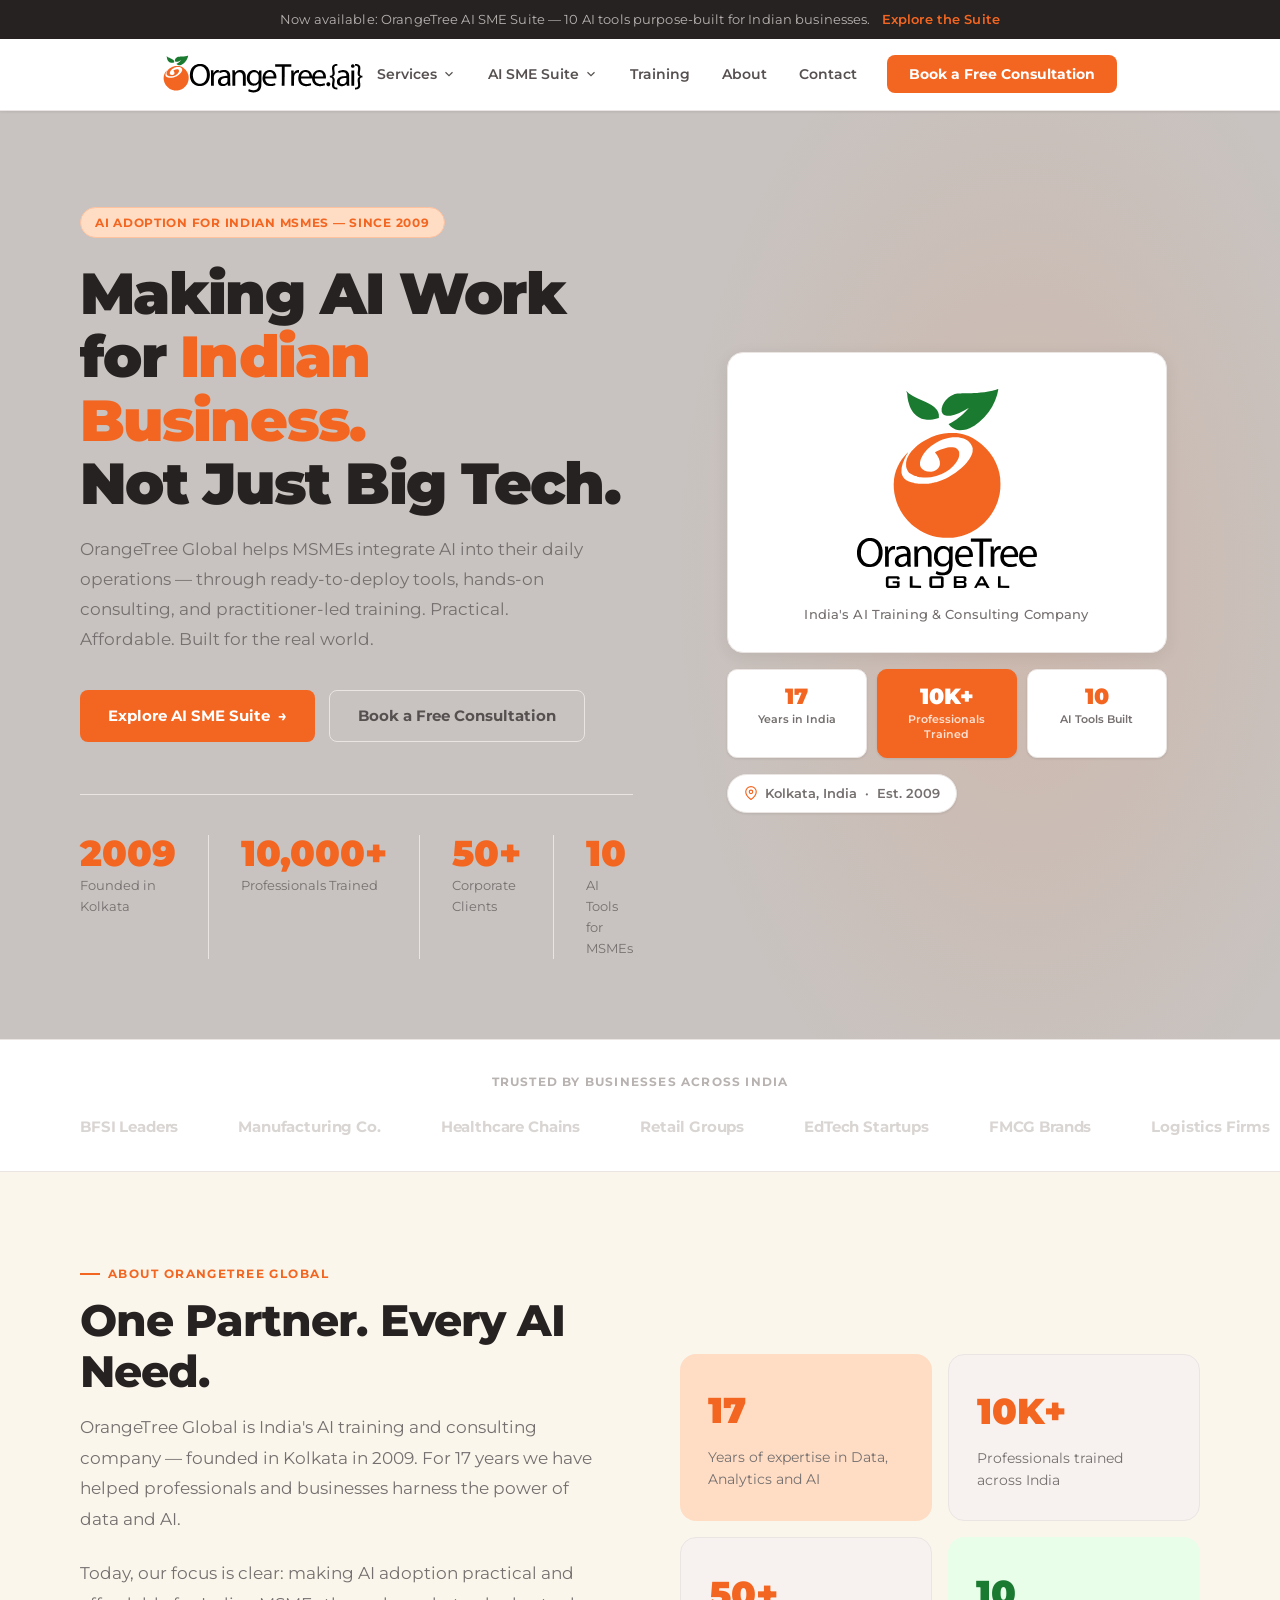
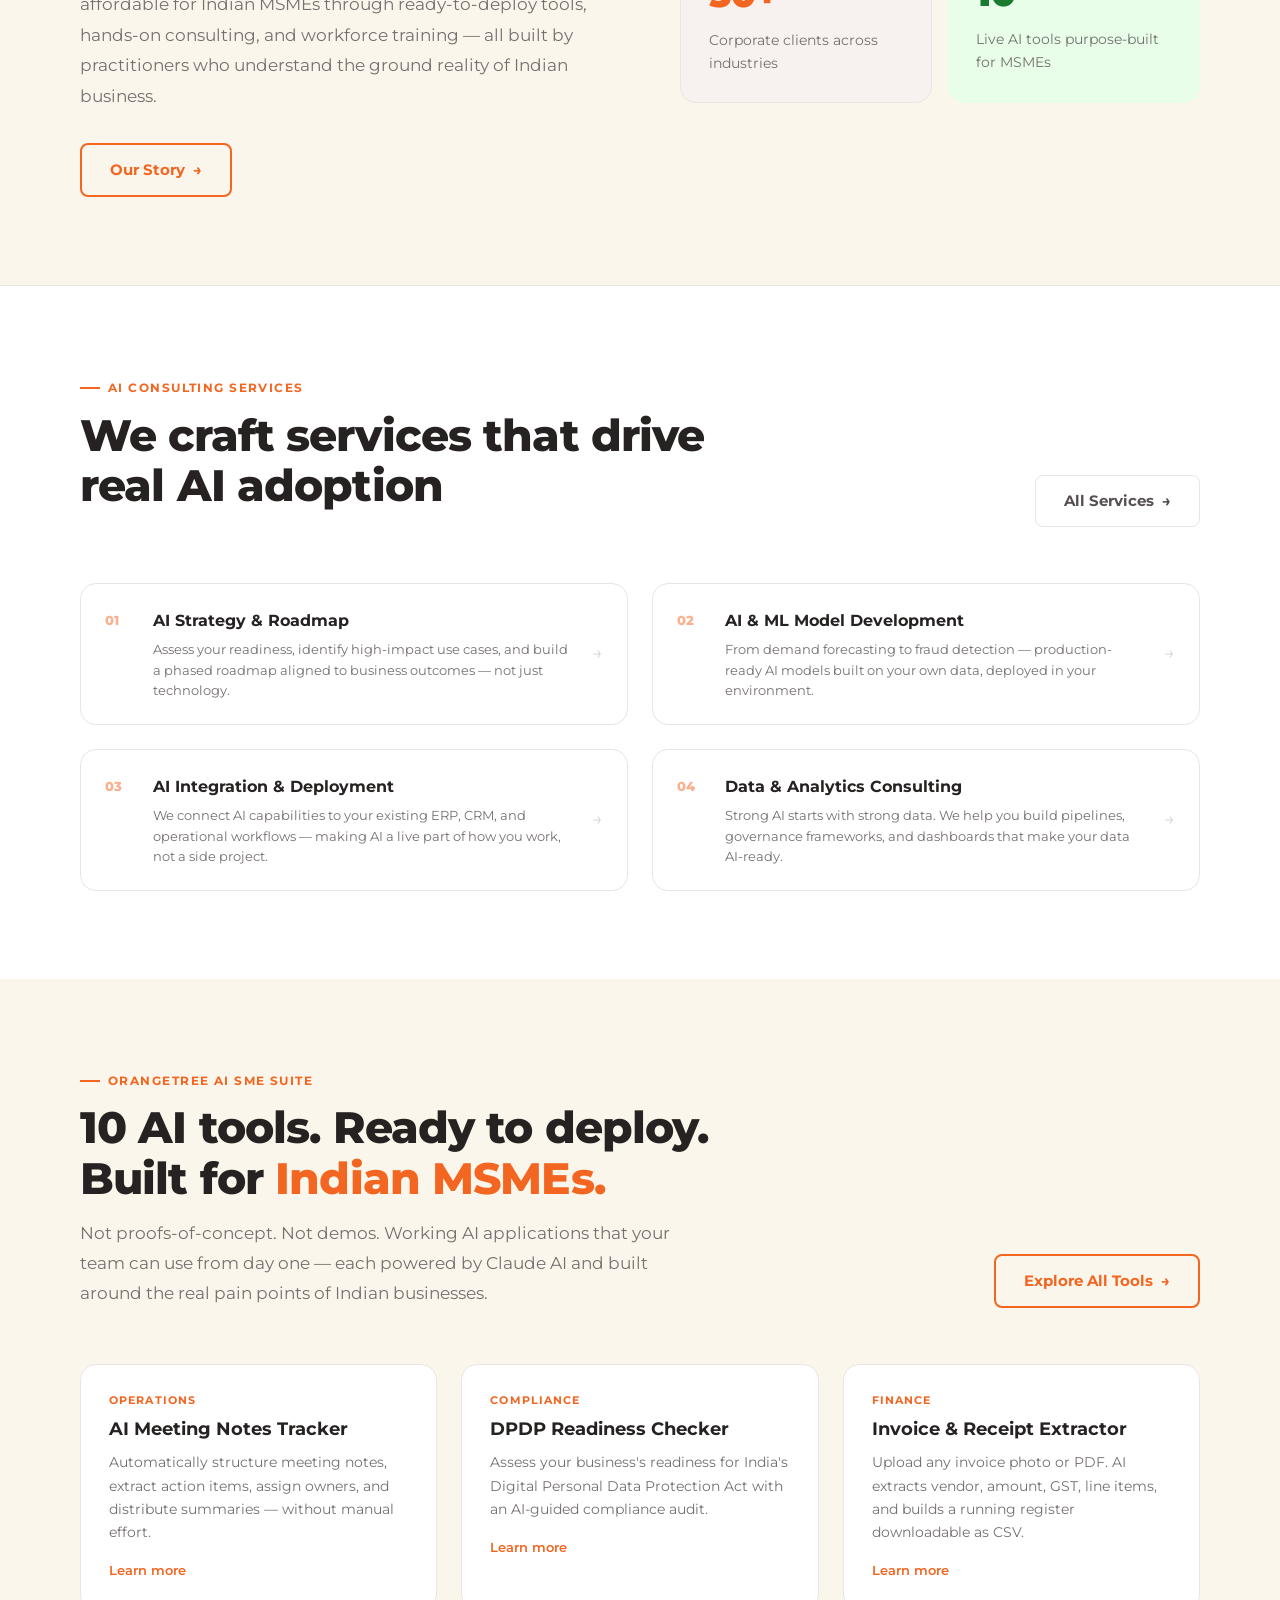
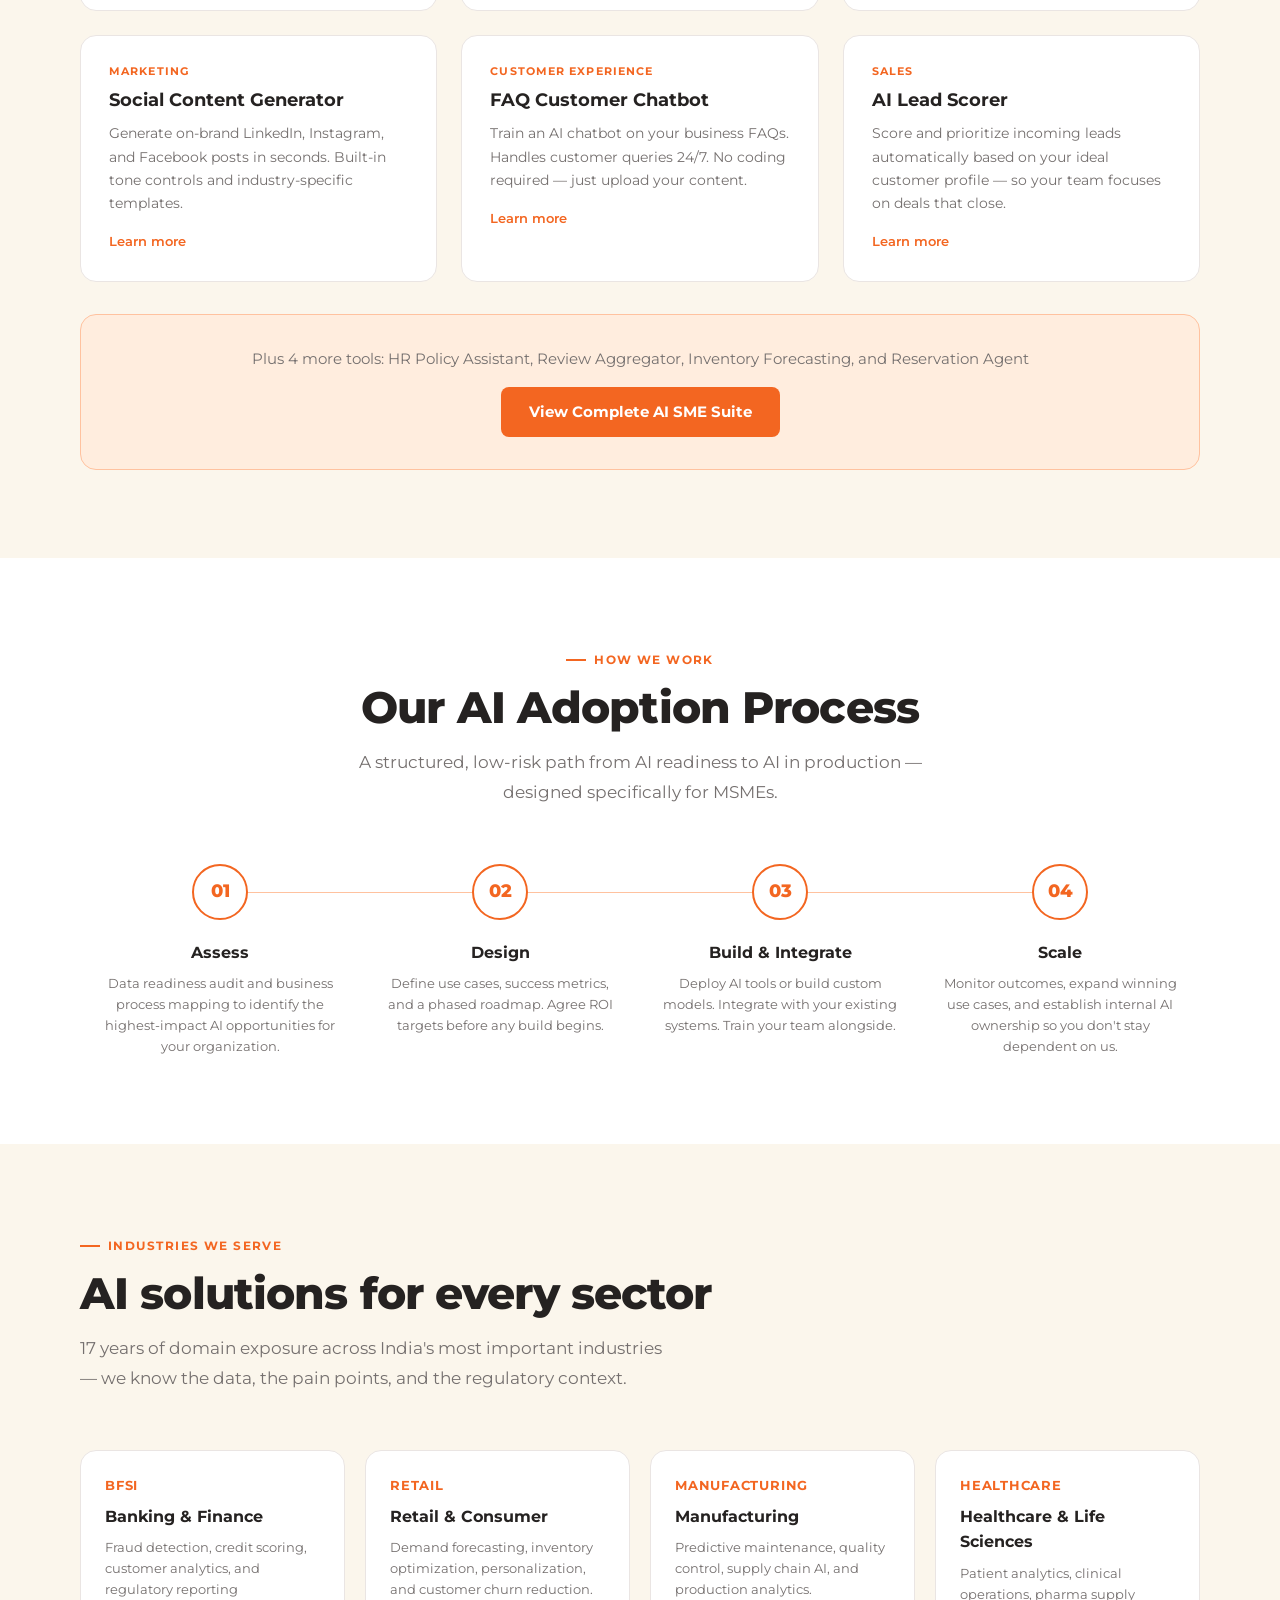
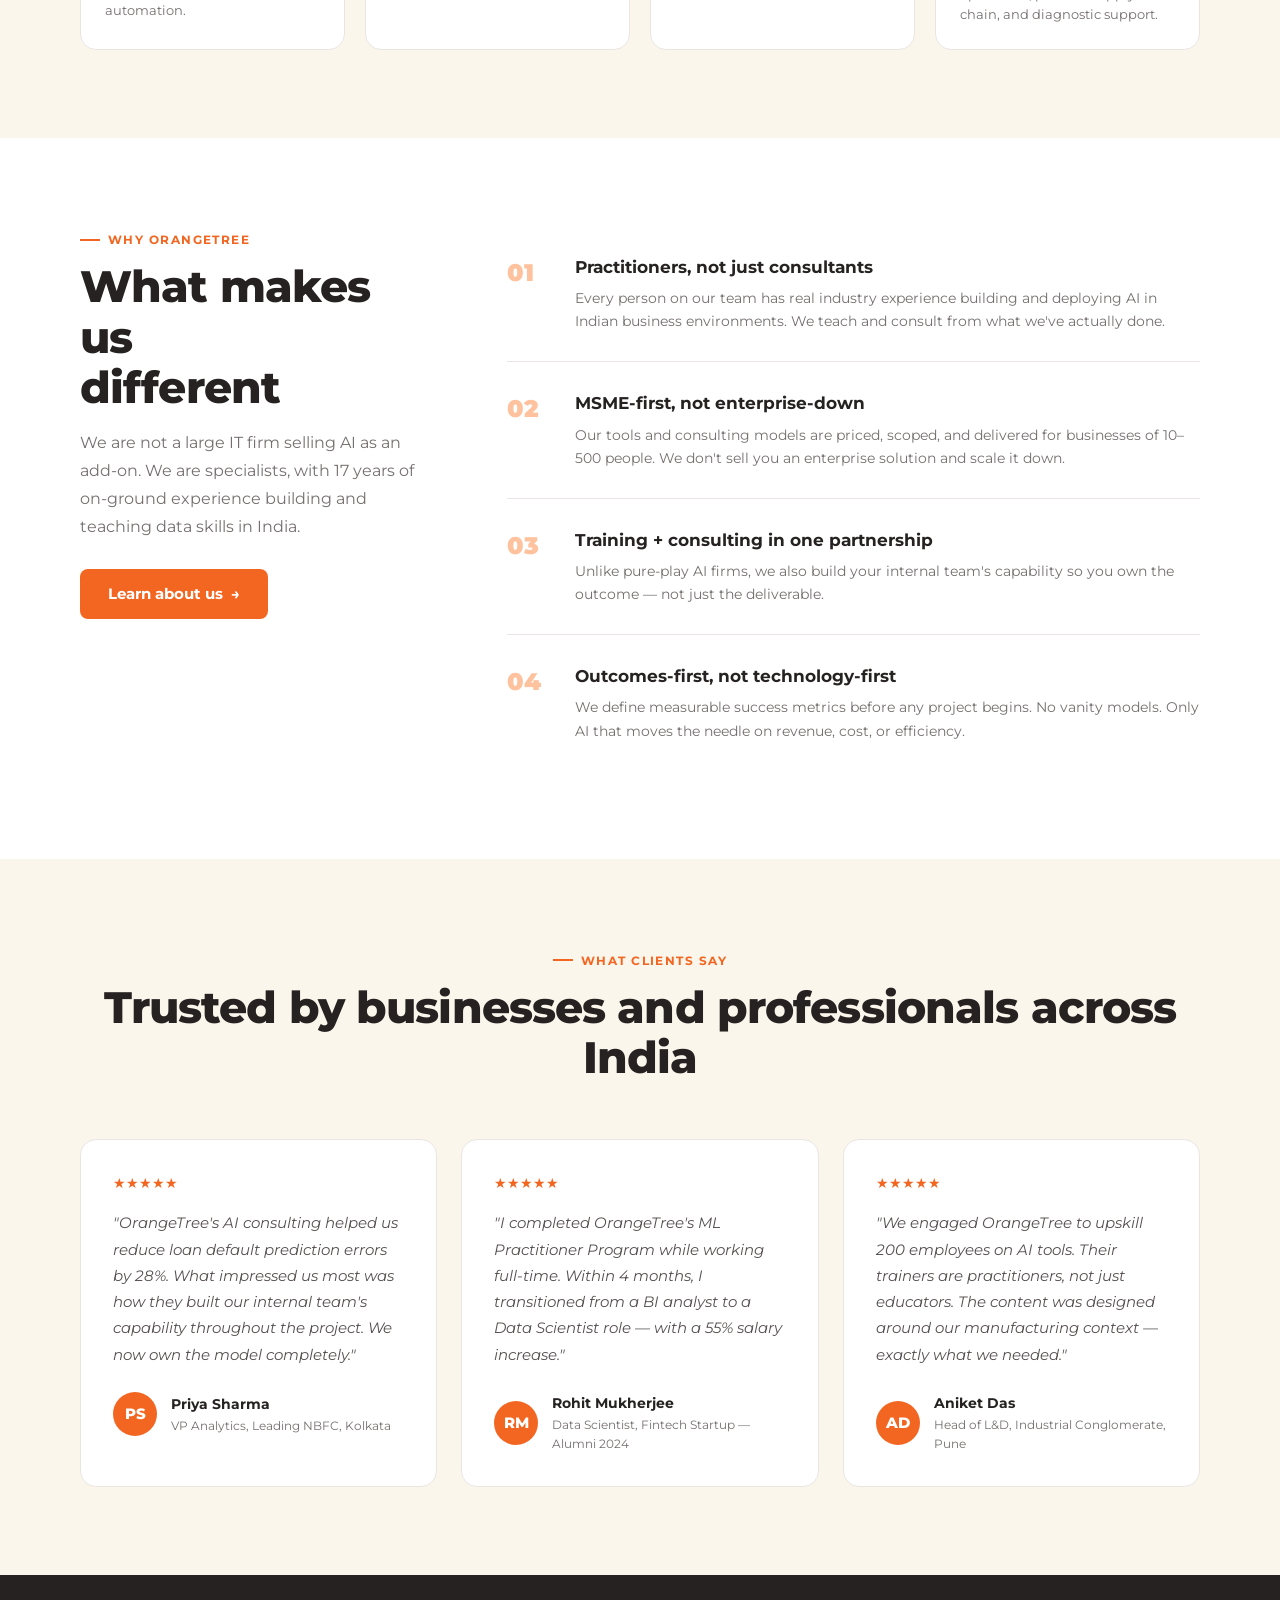
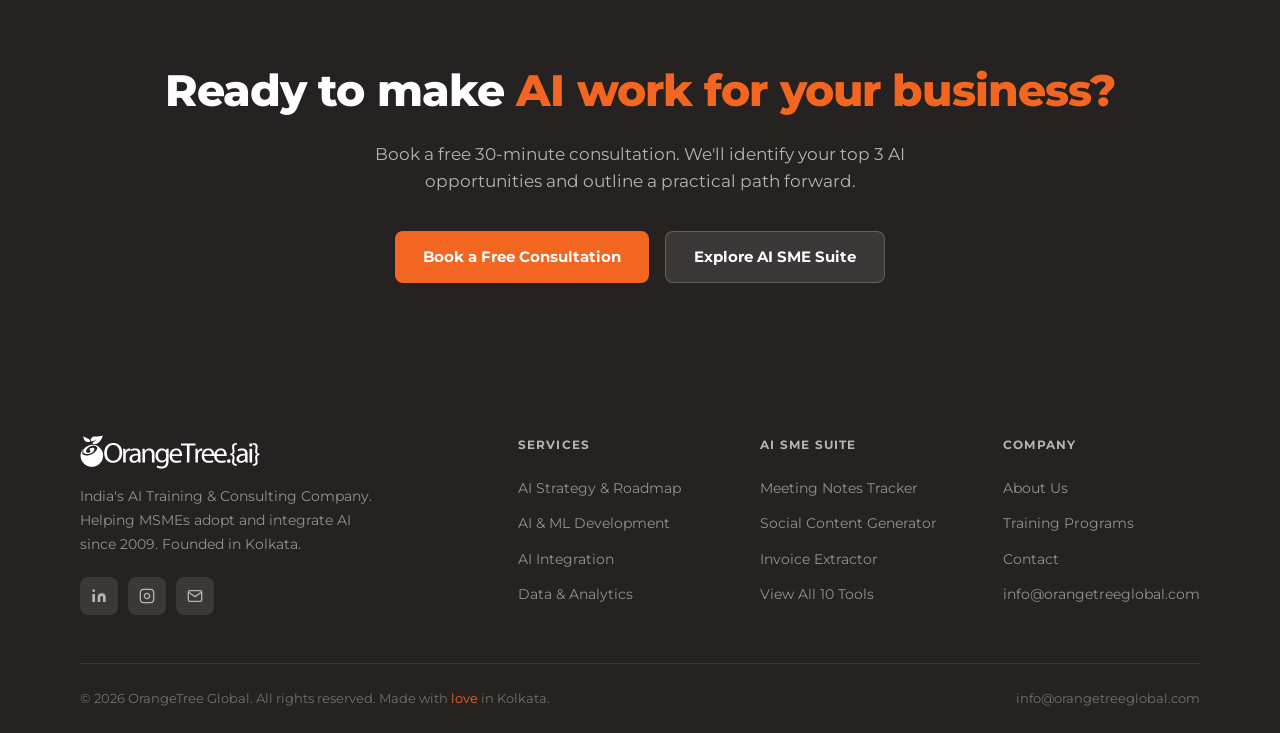
<file: index.html>
<!DOCTYPE html>
<html lang="en">
<head>
<meta charset="UTF-8">
<meta name="viewport" content="width=device-width, initial-scale=1.0">
<title>OrangeTree Global | AI Adoption for Indian MSMEs</title>
<meta name="description" content="OrangeTree Global helps Indian MSMEs adopt and integrate AI through consulting, ready-to-deploy tools, and practitioner-led training. Est. 2009, Kolkata.">
<link rel="stylesheet" href="style.css">
</head>
<body>

<!-- Announcement Bar -->
<div class="ann-bar">
  Now available: OrangeTree AI SME Suite — 10 AI tools purpose-built for Indian businesses.
  <a href="sme-suite.html">Explore the Suite</a>
</div>

<!-- Navigation -->
<nav class="site-nav">
  <div class="container">
    <div class="nav-inner">
      <a href="index.html" class="nav-logo">
        <img src="logo-ai.svg" alt="OrangeTree.{ai}" style="height:38px;width:auto;">
      </a>

      <ul class="nav-menu" id="navMenu">
        <li class="nav-item">
          <a href="#" class="nav-link">
            Services
            <svg viewBox="0 0 24 24" fill="none" stroke="currentColor" stroke-width="2"><polyline points="6 9 12 15 18 9"/></svg>
          </a>
          <div class="mega-menu">
            <div class="mega-label">AI Consulting Services</div>
            <div class="mega-menu-grid">
              <a href="ai-consulting.html#strategy" class="mega-item">
                <span class="mega-item-title">AI Strategy &amp; Roadmap</span>
                <span class="mega-item-desc">Phased AI adoption plans aligned to your business goals</span>
              </a>
              <a href="ai-consulting.html#development" class="mega-item">
                <span class="mega-item-title">AI &amp; ML Model Development</span>
                <span class="mega-item-desc">Production-ready models built on your data</span>
              </a>
              <a href="ai-consulting.html#integration" class="mega-item">
                <span class="mega-item-title">AI Integration &amp; Deployment</span>
                <span class="mega-item-desc">Connecting AI to your existing systems and workflows</span>
              </a>
              <a href="ai-consulting.html#data" class="mega-item">
                <span class="mega-item-title">Data &amp; Analytics Consulting</span>
                <span class="mega-item-desc">Data pipelines, BI dashboards, and governance</span>
              </a>
            </div>
          </div>
        </li>
        <li class="nav-item">
          <a href="sme-suite.html" class="nav-link">
            AI SME Suite
            <svg viewBox="0 0 24 24" fill="none" stroke="currentColor" stroke-width="2"><polyline points="6 9 12 15 18 9"/></svg>
          </a>
          <div class="mega-menu" style="min-width:680px">
            <div class="mega-label">10 AI Tools for MSMEs</div>
            <div class="mega-menu-grid cols-3">
              <a href="sme-suite.html#uc1" class="mega-item"><span class="mega-item-title">Meeting Notes Tracker</span></a>
              <a href="sme-suite.html#uc2" class="mega-item"><span class="mega-item-title">DPDP Readiness Checker</span></a>
              <a href="sme-suite.html#uc3" class="mega-item"><span class="mega-item-title">HR Policy Assistant</span></a>
              <a href="sme-suite.html#uc4" class="mega-item"><span class="mega-item-title">Social Content Generator</span></a>
              <a href="sme-suite.html#uc5" class="mega-item"><span class="mega-item-title">FAQ Customer Chatbot</span></a>
              <a href="sme-suite.html#uc6" class="mega-item"><span class="mega-item-title">Review Aggregator</span></a>
              <a href="sme-suite.html#uc7" class="mega-item"><span class="mega-item-title">Invoice Extractor</span></a>
              <a href="sme-suite.html#uc8" class="mega-item"><span class="mega-item-title">Inventory Forecasting</span></a>
              <a href="sme-suite.html#uc9" class="mega-item"><span class="mega-item-title">AI Lead Scorer</span></a>
              <a href="sme-suite.html#uc10" class="mega-item"><span class="mega-item-title">Reservation Agent</span></a>
            </div>
          </div>
        </li>
        <li class="nav-item">
          <a href="training.html" class="nav-link">Training</a>
        </li>
        <li class="nav-item">
          <a href="about.html" class="nav-link">About</a>
        </li>
        <li class="nav-item">
          <a href="contact.html" class="nav-link">Contact</a>
        </li>
        <li>
          <a href="contact.html" class="nav-cta">Book a Free Consultation</a>
        </li>
      </ul>

      <button class="nav-toggle" onclick="document.getElementById('navMenu').classList.toggle('open')" aria-label="Menu">
        <span></span><span></span><span></span>
      </button>
    </div>
  </div>
</nav>

<!-- Hero -->
<section class="hero">
  <div class="container">
    <div class="hero-inner">
      <div class="hero-content">
        <div class="hero-tag">AI Adoption for Indian MSMEs — Since 2009</div>
        <h1>Making AI Work<br>for <span>Indian Business.</span><br>Not Just Big Tech.</h1>
        <p class="hero-sub">OrangeTree Global helps MSMEs integrate AI into their daily operations — through ready-to-deploy tools, hands-on consulting, and practitioner-led training. Practical. Affordable. Built for the real world.</p>
        <div class="hero-btns">
          <a href="sme-suite.html" class="btn btn-primary btn-arrow">Explore AI SME Suite</a>
          <a href="contact.html" class="btn btn-ghost">Book a Free Consultation</a>
        </div>
        <div class="hero-stats-strip">
          <div class="hero-stat">
            <div class="hero-stat-num" data-target="2009" data-type="year">2009</div>
            <div class="hero-stat-label">Founded in Kolkata</div>
          </div>
          <div class="hero-stat">
            <div class="hero-stat-num" data-target="10000" data-suffix="+">0</div>
            <div class="hero-stat-label">Professionals Trained</div>
          </div>
          <div class="hero-stat">
            <div class="hero-stat-num" data-target="50" data-suffix="+">0</div>
            <div class="hero-stat-label">Corporate Clients</div>
          </div>
          <div class="hero-stat">
            <div class="hero-stat-num" data-target="10" data-suffix="">10</div>
            <div class="hero-stat-label">AI Tools for MSMEs</div>
          </div>
        </div>
      </div>
      <div class="hero-visual">
        <div class="hero-brand-panel">
          <!-- Full OrangeTree Global logo on a white card -->
          <div class="hero-logo-card">
            <img src="logo-global.svg" alt="OrangeTree Global" style="width:180px;height:auto;display:block;margin:0 auto;">
            <p class="hero-logo-tagline">India's AI Training &amp; Consulting Company</p>
          </div>
          <!-- Floating stat badges -->
          <div class="hero-badge-row">
            <div class="hero-float-badge">
              <span class="hfb-num">17</span>
              <span class="hfb-lbl">Years in India</span>
            </div>
            <div class="hero-float-badge hero-float-badge--orange">
              <span class="hfb-num">10K+</span>
              <span class="hfb-lbl">Professionals Trained</span>
            </div>
            <div class="hero-float-badge">
              <span class="hfb-num">10</span>
              <span class="hfb-lbl">AI Tools Built</span>
            </div>
          </div>
          <!-- Bottom strip: Kolkata badge -->
          <div class="hero-location-tag">
            <svg width="14" height="14" viewBox="0 0 24 24" fill="none" stroke="currentColor" stroke-width="2" style="flex-shrink:0"><path d="M21 10c0 7-9 13-9 13s-9-6-9-13a9 9 0 0 1 18 0z"/><circle cx="12" cy="10" r="3"/></svg>
            Kolkata, India &nbsp;&middot;&nbsp; Est. 2009
          </div>
        </div>
      </div>
    </div>
  </div>
</section>

<!-- Client Logo Strip -->
<div class="logo-strip">
  <div class="container">
    <p class="logo-strip-label">Trusted by businesses across India</p>
    <div class="logo-strip-track" id="logoTrack">
      <span>BFSI Leaders</span>
      <span>Manufacturing Co.</span>
      <span>Healthcare Chains</span>
      <span>Retail Groups</span>
      <span>EdTech Startups</span>
      <span>FMCG Brands</span>
      <span>Logistics Firms</span>
      <span>Professional Services</span>
      <span>Hospitality Groups</span>
      <span>BFSI Leaders</span>
      <span>Manufacturing Co.</span>
      <span>Healthcare Chains</span>
      <span>Retail Groups</span>
      <span>EdTech Startups</span>
      <span>FMCG Brands</span>
      <span>Logistics Firms</span>
      <span>Professional Services</span>
      <span>Hospitality Groups</span>
    </div>
  </div>
</div>

<!-- About Intro -->
<section class="section">
  <div class="container">
    <div style="display:grid;grid-template-columns:1fr 1fr;gap:80px;align-items:center;">
      <div>
        <span class="section-tag">About OrangeTree Global</span>
        <h2 class="section-title">One Partner. Every AI Need.</h2>
        <p style="font-size:17px;color:var(--text-light);line-height:1.8;margin-bottom:24px;">OrangeTree Global is India's AI training and consulting company — founded in Kolkata in 2009. For 17 years we have helped professionals and businesses harness the power of data and AI.</p>
        <p style="font-size:17px;color:var(--text-light);line-height:1.8;margin-bottom:32px;">Today, our focus is clear: making AI adoption practical and affordable for Indian MSMEs through ready-to-deploy tools, hands-on consulting, and workforce training — all built by practitioners who understand the ground reality of Indian business.</p>
        <a href="about.html" class="btn btn-outline btn-arrow">Our Story</a>
      </div>
      <div>
        <div style="display:grid;grid-template-columns:1fr 1fr;gap:16px;">
          <div style="background:var(--orange-100);border-radius:var(--radius-lg);padding:28px;">
            <div style="font-size:36px;font-weight:900;color:var(--orange);margin-bottom:6px;">17</div>
            <div style="font-size:14px;color:var(--text-light);">Years of expertise in Data, Analytics and AI</div>
          </div>
          <div style="background:var(--grey-50);border:1px solid var(--border);border-radius:var(--radius-lg);padding:28px;">
            <div style="font-size:36px;font-weight:900;color:var(--orange);margin-bottom:6px;">10K+</div>
            <div style="font-size:14px;color:var(--text-light);">Professionals trained across India</div>
          </div>
          <div style="background:var(--grey-50);border:1px solid var(--border);border-radius:var(--radius-lg);padding:28px;">
            <div style="font-size:36px;font-weight:900;color:var(--orange);margin-bottom:6px;">50+</div>
            <div style="font-size:14px;color:var(--text-light);">Corporate clients across industries</div>
          </div>
          <div style="background:var(--green-50);border-radius:var(--radius-lg);padding:28px;">
            <div style="font-size:36px;font-weight:900;color:var(--green);margin-bottom:6px;">10</div>
            <div style="font-size:14px;color:var(--text-light);">Live AI tools purpose-built for MSMEs</div>
          </div>
        </div>
      </div>
    </div>
  </div>
</section>

<div class="divider"></div>

<!-- Services -->
<section class="section section-bg">
  <div class="container">
    <div class="section-header-row">
      <div>
        <span class="section-tag">AI Consulting Services</span>
        <h2 class="section-title">We craft services that drive<br>real AI adoption</h2>
      </div>
      <a href="ai-consulting.html" class="btn btn-ghost btn-arrow">All Services</a>
    </div>
    <div class="grid-2">
      <a href="ai-consulting.html#strategy" class="service-row">
        <span class="service-row-num">01</span>
        <div class="service-row-body">
          <h3>AI Strategy &amp; Roadmap</h3>
          <p>Assess your readiness, identify high-impact use cases, and build a phased roadmap aligned to business outcomes — not just technology.</p>
        </div>
        <span class="service-row-arrow">→</span>
      </a>
      <a href="ai-consulting.html#development" class="service-row">
        <span class="service-row-num">02</span>
        <div class="service-row-body">
          <h3>AI &amp; ML Model Development</h3>
          <p>From demand forecasting to fraud detection — production-ready AI models built on your own data, deployed in your environment.</p>
        </div>
        <span class="service-row-arrow">→</span>
      </a>
      <a href="ai-consulting.html#integration" class="service-row">
        <span class="service-row-num">03</span>
        <div class="service-row-body">
          <h3>AI Integration &amp; Deployment</h3>
          <p>We connect AI capabilities to your existing ERP, CRM, and operational workflows — making AI a live part of how you work, not a side project.</p>
        </div>
        <span class="service-row-arrow">→</span>
      </a>
      <a href="ai-consulting.html#data" class="service-row">
        <span class="service-row-num">04</span>
        <div class="service-row-body">
          <h3>Data &amp; Analytics Consulting</h3>
          <p>Strong AI starts with strong data. We help you build pipelines, governance frameworks, and dashboards that make your data AI-ready.</p>
        </div>
        <span class="service-row-arrow">→</span>
      </a>
    </div>
  </div>
</section>

<!-- AI SME Suite Preview -->
<section class="section">
  <div class="container">
    <div class="section-header-row">
      <div>
        <span class="section-tag">OrangeTree AI SME Suite</span>
        <h2 class="section-title">10 AI tools. Ready to deploy.<br>Built for <span>Indian MSMEs.</span></h2>
        <p class="section-sub">Not proofs-of-concept. Not demos. Working AI applications that your team can use from day one — each powered by Claude AI and built around the real pain points of Indian businesses.</p>
      </div>
      <a href="sme-suite.html" class="btn btn-outline btn-arrow" style="flex-shrink:0">Explore All Tools</a>
    </div>
    <div class="grid-3" style="margin-bottom:32px;">
      <div class="card">
        <div class="card-top-bar"></div>
        <div class="card-label">Operations</div>
        <h3>AI Meeting Notes Tracker</h3>
        <p>Automatically structure meeting notes, extract action items, assign owners, and distribute summaries — without manual effort.</p>
        <a href="sme-suite.html#uc1" class="card-arrow">Learn more</a>
      </div>
      <div class="card">
        <div class="card-top-bar"></div>
        <div class="card-label">Compliance</div>
        <h3>DPDP Readiness Checker</h3>
        <p>Assess your business's readiness for India's Digital Personal Data Protection Act with an AI-guided compliance audit.</p>
        <a href="sme-suite.html#uc2" class="card-arrow">Learn more</a>
      </div>
      <div class="card">
        <div class="card-top-bar"></div>
        <div class="card-label">Finance</div>
        <h3>Invoice &amp; Receipt Extractor</h3>
        <p>Upload any invoice photo or PDF. AI extracts vendor, amount, GST, line items, and builds a running register downloadable as CSV.</p>
        <a href="sme-suite.html#uc7" class="card-arrow">Learn more</a>
      </div>
      <div class="card">
        <div class="card-top-bar"></div>
        <div class="card-label">Marketing</div>
        <h3>Social Content Generator</h3>
        <p>Generate on-brand LinkedIn, Instagram, and Facebook posts in seconds. Built-in tone controls and industry-specific templates.</p>
        <a href="sme-suite.html#uc4" class="card-arrow">Learn more</a>
      </div>
      <div class="card">
        <div class="card-top-bar"></div>
        <div class="card-label">Customer Experience</div>
        <h3>FAQ Customer Chatbot</h3>
        <p>Train an AI chatbot on your business FAQs. Handles customer queries 24/7. No coding required — just upload your content.</p>
        <a href="sme-suite.html#uc5" class="card-arrow">Learn more</a>
      </div>
      <div class="card">
        <div class="card-top-bar"></div>
        <div class="card-label">Sales</div>
        <h3>AI Lead Scorer</h3>
        <p>Score and prioritize incoming leads automatically based on your ideal customer profile — so your team focuses on deals that close.</p>
        <a href="sme-suite.html#uc9" class="card-arrow">Learn more</a>
      </div>
    </div>
    <div style="text-align:center;padding:32px;background:var(--orange-50);border-radius:var(--radius-lg);border:1px solid var(--orange-200);">
      <p style="font-size:15px;color:var(--text-light);margin-bottom:16px;">Plus 4 more tools: HR Policy Assistant, Review Aggregator, Inventory Forecasting, and Reservation Agent</p>
      <a href="sme-suite.html" class="btn btn-primary">View Complete AI SME Suite</a>
    </div>
  </div>
</section>

<!-- Process -->
<section class="section section-bg">
  <div class="container">
    <div class="section-header text-center">
      <span class="section-tag">How We Work</span>
      <h2 class="section-title">Our AI Adoption Process</h2>
      <p class="section-sub" style="margin:0 auto;">A structured, low-risk path from AI readiness to AI in production — designed specifically for MSMEs.</p>
    </div>
    <div class="process-grid">
      <div class="process-step">
        <div class="process-num">01</div>
        <h3>Assess</h3>
        <p>Data readiness audit and business process mapping to identify the highest-impact AI opportunities for your organization.</p>
      </div>
      <div class="process-step">
        <div class="process-num">02</div>
        <h3>Design</h3>
        <p>Define use cases, success metrics, and a phased roadmap. Agree ROI targets before any build begins.</p>
      </div>
      <div class="process-step">
        <div class="process-num">03</div>
        <h3>Build &amp; Integrate</h3>
        <p>Deploy AI tools or build custom models. Integrate with your existing systems. Train your team alongside.</p>
      </div>
      <div class="process-step">
        <div class="process-num">04</div>
        <h3>Scale</h3>
        <p>Monitor outcomes, expand winning use cases, and establish internal AI ownership so you don't stay dependent on us.</p>
      </div>
    </div>
  </div>
</section>

<!-- Industries -->
<section class="section">
  <div class="container">
    <div class="section-header">
      <span class="section-tag">Industries We Serve</span>
      <h2 class="section-title">AI solutions for every sector</h2>
      <p class="section-sub">17 years of domain exposure across India's most important industries — we know the data, the pain points, and the regulatory context.</p>
    </div>
    <div class="grid-4">
      <div style="padding:24px;border-radius:var(--radius-lg);border:1px solid var(--border);background:var(--white);transition:all 0.2s;" onmouseover="this.style.borderColor='var(--orange)';this.style.boxShadow='var(--shadow)'" onmouseout="this.style.borderColor='var(--border)';this.style.boxShadow='none'">
        <div style="font-size:13px;font-weight:700;color:var(--orange);margin-bottom:8px;text-transform:uppercase;letter-spacing:0.06em">BFSI</div>
        <h3 style="font-size:16px;font-weight:700;margin-bottom:8px;">Banking &amp; Finance</h3>
        <p style="font-size:13px;color:var(--text-light);line-height:1.6;">Fraud detection, credit scoring, customer analytics, and regulatory reporting automation.</p>
      </div>
      <div style="padding:24px;border-radius:var(--radius-lg);border:1px solid var(--border);background:var(--white);transition:all 0.2s;" onmouseover="this.style.borderColor='var(--orange)';this.style.boxShadow='var(--shadow)'" onmouseout="this.style.borderColor='var(--border)';this.style.boxShadow='none'">
        <div style="font-size:13px;font-weight:700;color:var(--orange);margin-bottom:8px;text-transform:uppercase;letter-spacing:0.06em">Retail</div>
        <h3 style="font-size:16px;font-weight:700;margin-bottom:8px;">Retail &amp; Consumer</h3>
        <p style="font-size:13px;color:var(--text-light);line-height:1.6;">Demand forecasting, inventory optimization, personalization, and customer churn reduction.</p>
      </div>
      <div style="padding:24px;border-radius:var(--radius-lg);border:1px solid var(--border);background:var(--white);transition:all 0.2s;" onmouseover="this.style.borderColor='var(--orange)';this.style.boxShadow='var(--shadow)'" onmouseout="this.style.borderColor='var(--border)';this.style.boxShadow='none'">
        <div style="font-size:13px;font-weight:700;color:var(--orange);margin-bottom:8px;text-transform:uppercase;letter-spacing:0.06em">Manufacturing</div>
        <h3 style="font-size:16px;font-weight:700;margin-bottom:8px;">Manufacturing</h3>
        <p style="font-size:13px;color:var(--text-light);line-height:1.6;">Predictive maintenance, quality control, supply chain AI, and production analytics.</p>
      </div>
      <div style="padding:24px;border-radius:var(--radius-lg);border:1px solid var(--border);background:var(--white);transition:all 0.2s;" onmouseover="this.style.borderColor='var(--orange)';this.style.boxShadow='var(--shadow)'" onmouseout="this.style.borderColor='var(--border)';this.style.boxShadow='none'">
        <div style="font-size:13px;font-weight:700;color:var(--orange);margin-bottom:8px;text-transform:uppercase;letter-spacing:0.06em">Healthcare</div>
        <h3 style="font-size:16px;font-weight:700;margin-bottom:8px;">Healthcare &amp; Life Sciences</h3>
        <p style="font-size:13px;color:var(--text-light);line-height:1.6;">Patient analytics, clinical operations, pharma supply chain, and diagnostic support.</p>
      </div>
    </div>
  </div>
</section>

<!-- Why OrangeTree -->
<section class="section section-bg">
  <div class="container">
    <div style="display:grid;grid-template-columns:1fr 2fr;gap:80px;align-items:start;">
      <div>
        <span class="section-tag">Why OrangeTree</span>
        <h2 class="section-title">What makes us<br>different</h2>
        <p style="font-size:16px;color:var(--text-light);line-height:1.75;margin-top:16px;">We are not a large IT firm selling AI as an add-on. We are specialists, with 17 years of on-ground experience building and teaching data skills in India.</p>
        <a href="about.html" class="btn btn-primary btn-arrow" style="margin-top:28px;display:inline-flex;">Learn about us</a>
      </div>
      <div style="display:flex;flex-direction:column;gap:0;">
        <div style="padding:28px 0;border-bottom:1px solid var(--border);display:flex;gap:24px;align-items:flex-start;">
          <div style="font-size:24px;font-weight:900;color:var(--orange-200);min-width:44px;">01</div>
          <div>
            <h3 style="font-size:17px;font-weight:700;margin-bottom:6px;">Practitioners, not just consultants</h3>
            <p style="font-size:14px;color:var(--text-light);line-height:1.65;">Every person on our team has real industry experience building and deploying AI in Indian business environments. We teach and consult from what we've actually done.</p>
          </div>
        </div>
        <div style="padding:28px 0;border-bottom:1px solid var(--border);display:flex;gap:24px;align-items:flex-start;">
          <div style="font-size:24px;font-weight:900;color:var(--orange-200);min-width:44px;">02</div>
          <div>
            <h3 style="font-size:17px;font-weight:700;margin-bottom:6px;">MSME-first, not enterprise-down</h3>
            <p style="font-size:14px;color:var(--text-light);line-height:1.65;">Our tools and consulting models are priced, scoped, and delivered for businesses of 10–500 people. We don't sell you an enterprise solution and scale it down.</p>
          </div>
        </div>
        <div style="padding:28px 0;border-bottom:1px solid var(--border);display:flex;gap:24px;align-items:flex-start;">
          <div style="font-size:24px;font-weight:900;color:var(--orange-200);min-width:44px;">03</div>
          <div>
            <h3 style="font-size:17px;font-weight:700;margin-bottom:6px;">Training + consulting in one partnership</h3>
            <p style="font-size:14px;color:var(--text-light);line-height:1.65;">Unlike pure-play AI firms, we also build your internal team's capability so you own the outcome — not just the deliverable.</p>
          </div>
        </div>
        <div style="padding:28px 0;display:flex;gap:24px;align-items:flex-start;">
          <div style="font-size:24px;font-weight:900;color:var(--orange-200);min-width:44px;">04</div>
          <div>
            <h3 style="font-size:17px;font-weight:700;margin-bottom:6px;">Outcomes-first, not technology-first</h3>
            <p style="font-size:14px;color:var(--text-light);line-height:1.65;">We define measurable success metrics before any project begins. No vanity models. Only AI that moves the needle on revenue, cost, or efficiency.</p>
          </div>
        </div>
      </div>
    </div>
  </div>
</section>

<!-- Testimonials -->
<section class="section">
  <div class="container">
    <div class="section-header text-center">
      <span class="section-tag">What Clients Say</span>
      <h2 class="section-title">Trusted by businesses and professionals across India</h2>
    </div>
    <div class="grid-3">
      <div class="testi-card">
        <div class="testi-rating">★★★★★</div>
        <p class="testi-text">"OrangeTree's AI consulting helped us reduce loan default prediction errors by 28%. What impressed us most was how they built our internal team's capability throughout the project. We now own the model completely."</p>
        <div class="testi-author">
          <div class="testi-avatar">PS</div>
          <div>
            <div class="testi-name">Priya Sharma</div>
            <div class="testi-role">VP Analytics, Leading NBFC, Kolkata</div>
          </div>
        </div>
      </div>
      <div class="testi-card">
        <div class="testi-rating">★★★★★</div>
        <p class="testi-text">"I completed OrangeTree's ML Practitioner Program while working full-time. Within 4 months, I transitioned from a BI analyst to a Data Scientist role — with a 55% salary increase."</p>
        <div class="testi-author">
          <div class="testi-avatar">RM</div>
          <div>
            <div class="testi-name">Rohit Mukherjee</div>
            <div class="testi-role">Data Scientist, Fintech Startup — Alumni 2024</div>
          </div>
        </div>
      </div>
      <div class="testi-card">
        <div class="testi-rating">★★★★★</div>
        <p class="testi-text">"We engaged OrangeTree to upskill 200 employees on AI tools. Their trainers are practitioners, not just educators. The content was designed around our manufacturing context — exactly what we needed."</p>
        <div class="testi-author">
          <div class="testi-avatar">AD</div>
          <div>
            <div class="testi-name">Aniket Das</div>
            <div class="testi-role">Head of L&amp;D, Industrial Conglomerate, Pune</div>
          </div>
        </div>
      </div>
    </div>
  </div>
</section>

<!-- CTA Band -->
<div class="cta-band">
  <div class="container">
    <h2>Ready to make <span>AI work for your business?</span></h2>
    <p>Book a free 30-minute consultation. We'll identify your top 3 AI opportunities and outline a practical path forward.</p>
    <div style="display:flex;gap:16px;justify-content:center;flex-wrap:wrap;">
      <a href="contact.html" class="btn btn-primary">Book a Free Consultation</a>
      <a href="sme-suite.html" class="btn" style="background:rgba(255,255,255,0.1);color:#fff;border:1px solid rgba(255,255,255,0.2);">Explore AI SME Suite</a>
    </div>
  </div>
</div>

<!-- Footer -->
<footer class="site-footer">
  <div class="container">
    <div class="footer-top">
      <div class="footer-brand">
        <img src="logo-ai-white.svg" alt="OrangeTree.{ai}" style="height:34px;width:auto;margin-bottom:16px;">
        <p>India's AI Training &amp; Consulting Company. Helping MSMEs adopt and integrate AI since 2009. Founded in Kolkata.</p>
        <div class="footer-social">
          <a href="https://www.linkedin.com/company/orangetreeglobal" target="_blank" title="LinkedIn">
            <svg width="16" height="16" viewBox="0 0 24 24" fill="currentColor"><path d="M16 8a6 6 0 0 1 6 6v7h-4v-7a2 2 0 0 0-2-2 2 2 0 0 0-2 2v7h-4v-7a6 6 0 0 1 6-6z"/><rect x="2" y="9" width="4" height="12"/><circle cx="4" cy="4" r="2"/></svg>
          </a>
          <a href="https://www.instagram.com/orangetreeglobal" target="_blank" title="Instagram">
            <svg width="16" height="16" viewBox="0 0 24 24" fill="none" stroke="currentColor" stroke-width="2"><rect x="2" y="2" width="20" height="20" rx="5" ry="5"/><path d="M16 11.37A4 4 0 1 1 12.63 8 4 4 0 0 1 16 11.37z"/><line x1="17.5" y1="6.5" x2="17.51" y2="6.5"/></svg>
          </a>
          <a href="mailto:info@orangetreeglobal.com" title="Email">
            <svg width="16" height="16" viewBox="0 0 24 24" fill="none" stroke="currentColor" stroke-width="2"><path d="M4 4h16c1.1 0 2 .9 2 2v12c0 1.1-.9 2-2 2H4c-1.1 0-2-.9-2-2V6c0-1.1.9-2 2-2z"/><polyline points="22,6 12,13 2,6"/></svg>
          </a>
        </div>
      </div>
      <div class="footer-col">
        <h4>Services</h4>
        <ul>
          <li><a href="ai-consulting.html#strategy">AI Strategy &amp; Roadmap</a></li>
          <li><a href="ai-consulting.html#development">AI &amp; ML Development</a></li>
          <li><a href="ai-consulting.html#integration">AI Integration</a></li>
          <li><a href="ai-consulting.html#data">Data &amp; Analytics</a></li>
        </ul>
      </div>
      <div class="footer-col">
        <h4>AI SME Suite</h4>
        <ul>
          <li><a href="sme-suite.html#uc1">Meeting Notes Tracker</a></li>
          <li><a href="sme-suite.html#uc4">Social Content Generator</a></li>
          <li><a href="sme-suite.html#uc7">Invoice Extractor</a></li>
          <li><a href="sme-suite.html">View All 10 Tools</a></li>
        </ul>
      </div>
      <div class="footer-col">
        <h4>Company</h4>
        <ul>
          <li><a href="about.html">About Us</a></li>
          <li><a href="training.html">Training Programs</a></li>
          <li><a href="contact.html">Contact</a></li>
          <li><a href="mailto:info@orangetreeglobal.com">info@orangetreeglobal.com</a></li>
        </ul>
      </div>
    </div>
    <div class="footer-bottom">
      <p>&copy; 2026 OrangeTree Global. All rights reserved. Made with <span>love</span> in Kolkata.</p>
      <p>info@orangetreeglobal.com</p>
    </div>
  </div>
</footer>

<script>
// Counter animation
function animateCounter(el) {
  const target = parseInt(el.dataset.target);
  const suffix = el.dataset.suffix || '';
  if (el.dataset.type === 'year') return;
  let start = null;
  const duration = 1600;
  const step = ts => {
    if (!start) start = ts;
    const p = Math.min((ts - start) / duration, 1);
    const e = 1 - Math.pow(1 - p, 3);
    el.textContent = Math.floor(e * target).toLocaleString() + suffix;
    if (p < 1) requestAnimationFrame(step);
  };
  requestAnimationFrame(step);
}
const obs = new IntersectionObserver(entries => {
  entries.forEach(e => { if (e.isIntersecting) { animateCounter(e.target); obs.unobserve(e.target); } });
}, { threshold: 0.5 });
document.querySelectorAll('[data-target]').forEach(el => obs.observe(el));

// Scroll animation
const fadeObs = new IntersectionObserver(entries => {
  entries.forEach(e => { if (e.isIntersecting) { e.target.style.opacity='1'; e.target.style.transform='translateY(0)'; } });
}, { threshold: 0.1 });
document.querySelectorAll('.card,.testi-card,.service-row,.process-step').forEach(el => {
  el.style.opacity = '0'; el.style.transform = 'translateY(18px)';
  el.style.transition = 'opacity 0.5s ease, transform 0.5s ease';
  fadeObs.observe(el);
});
</script>
</body>
</html>
</file>
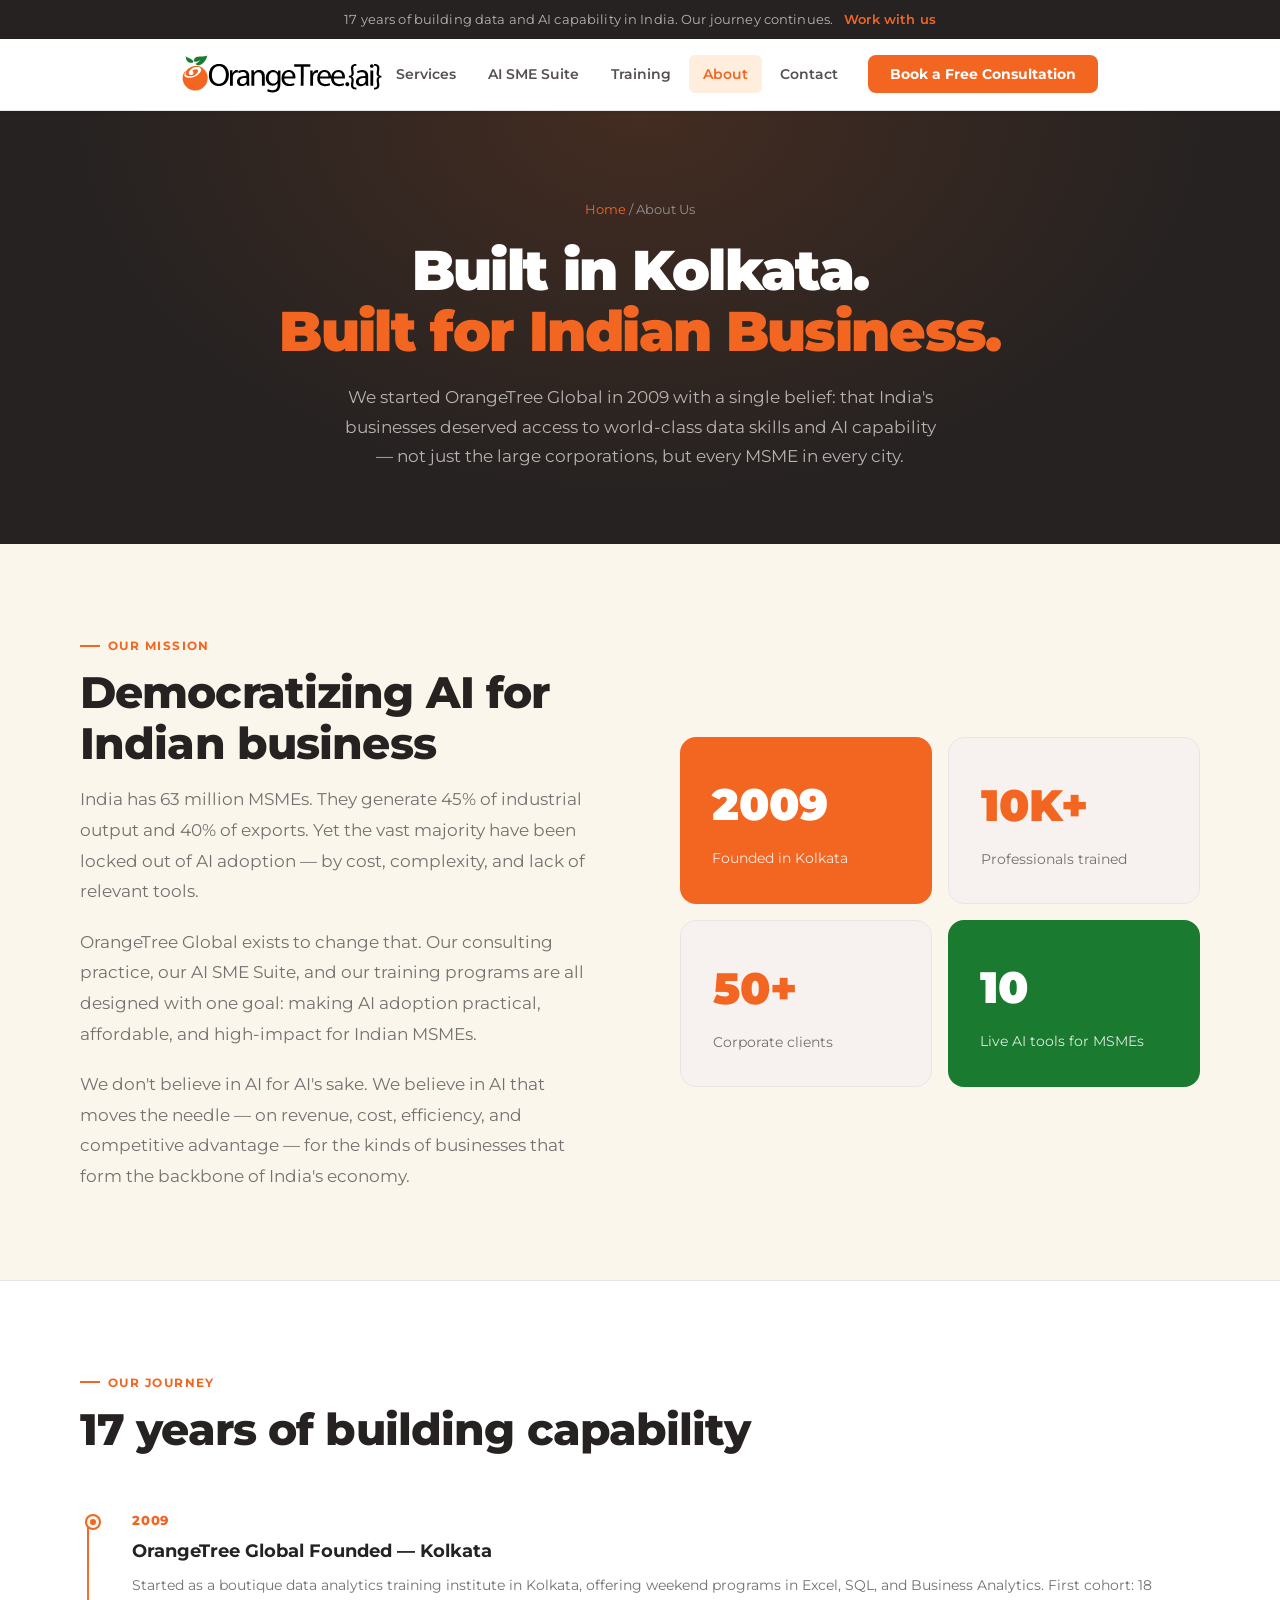
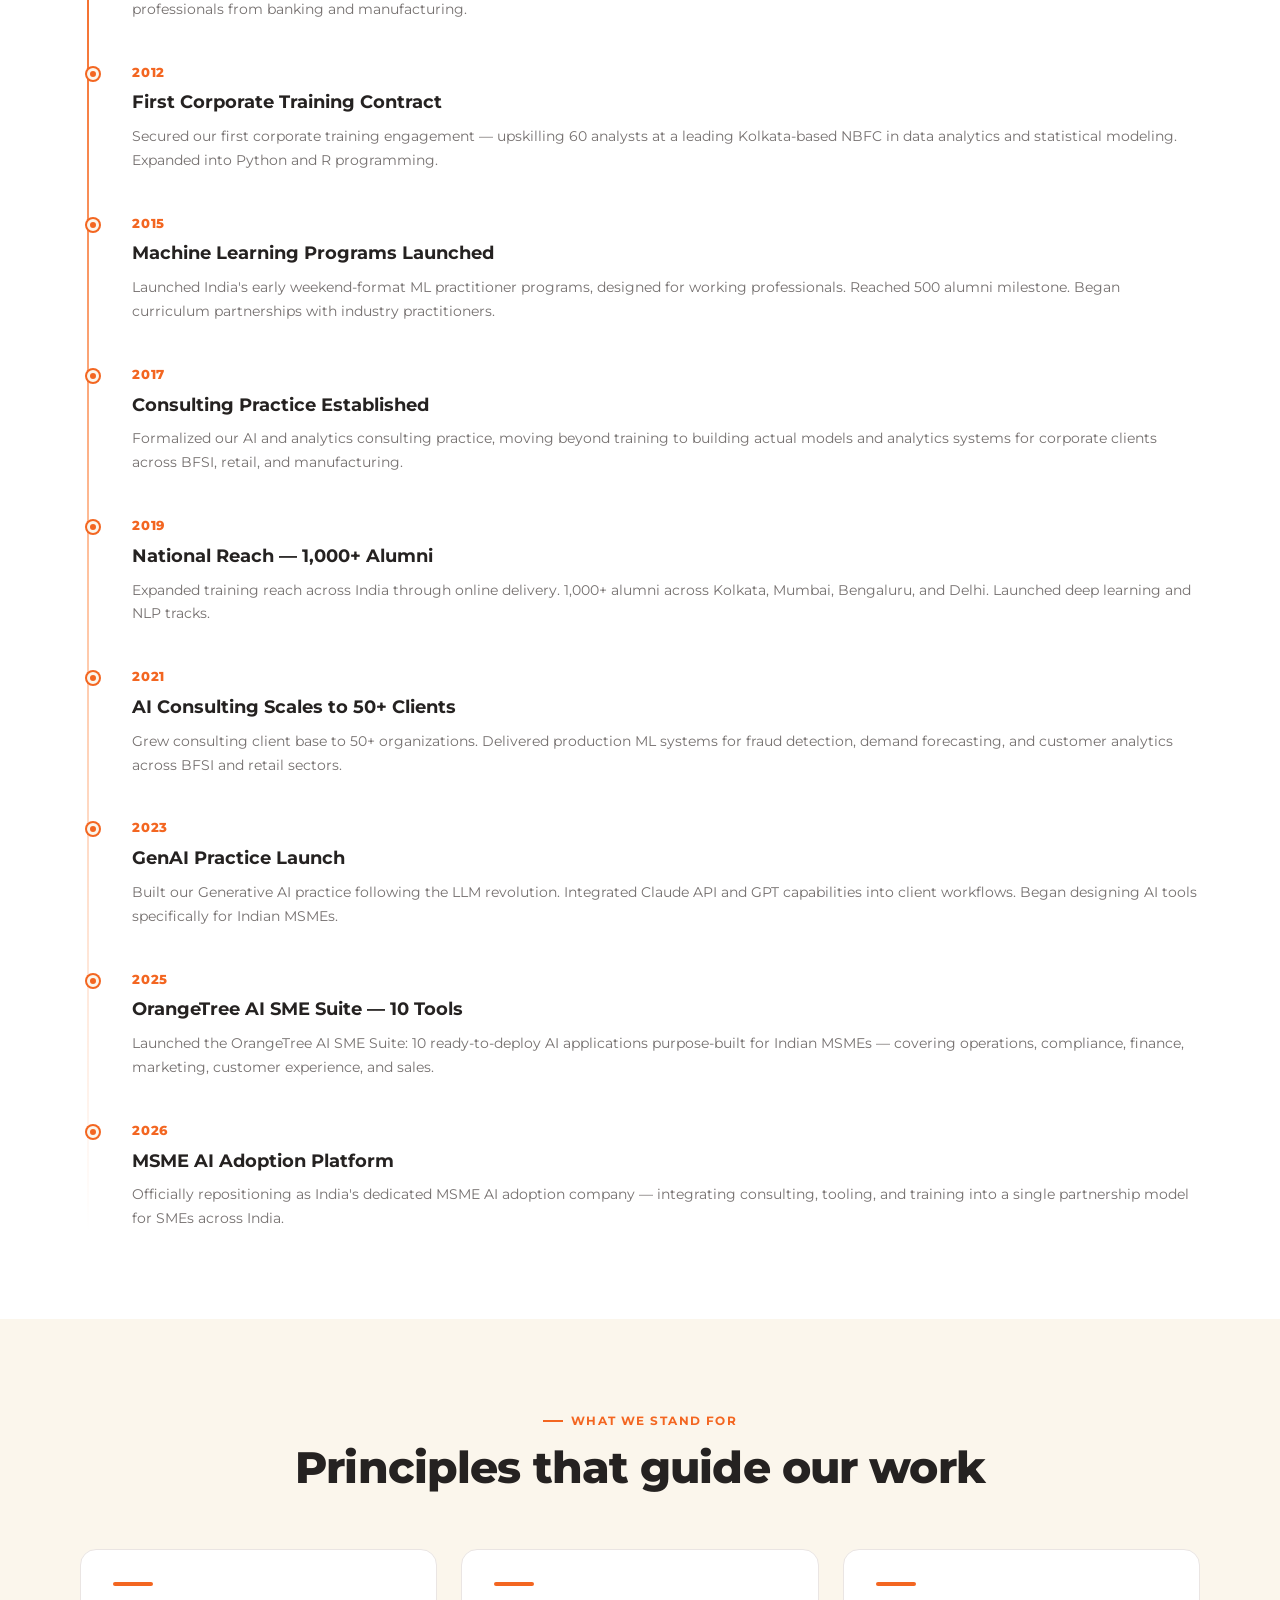
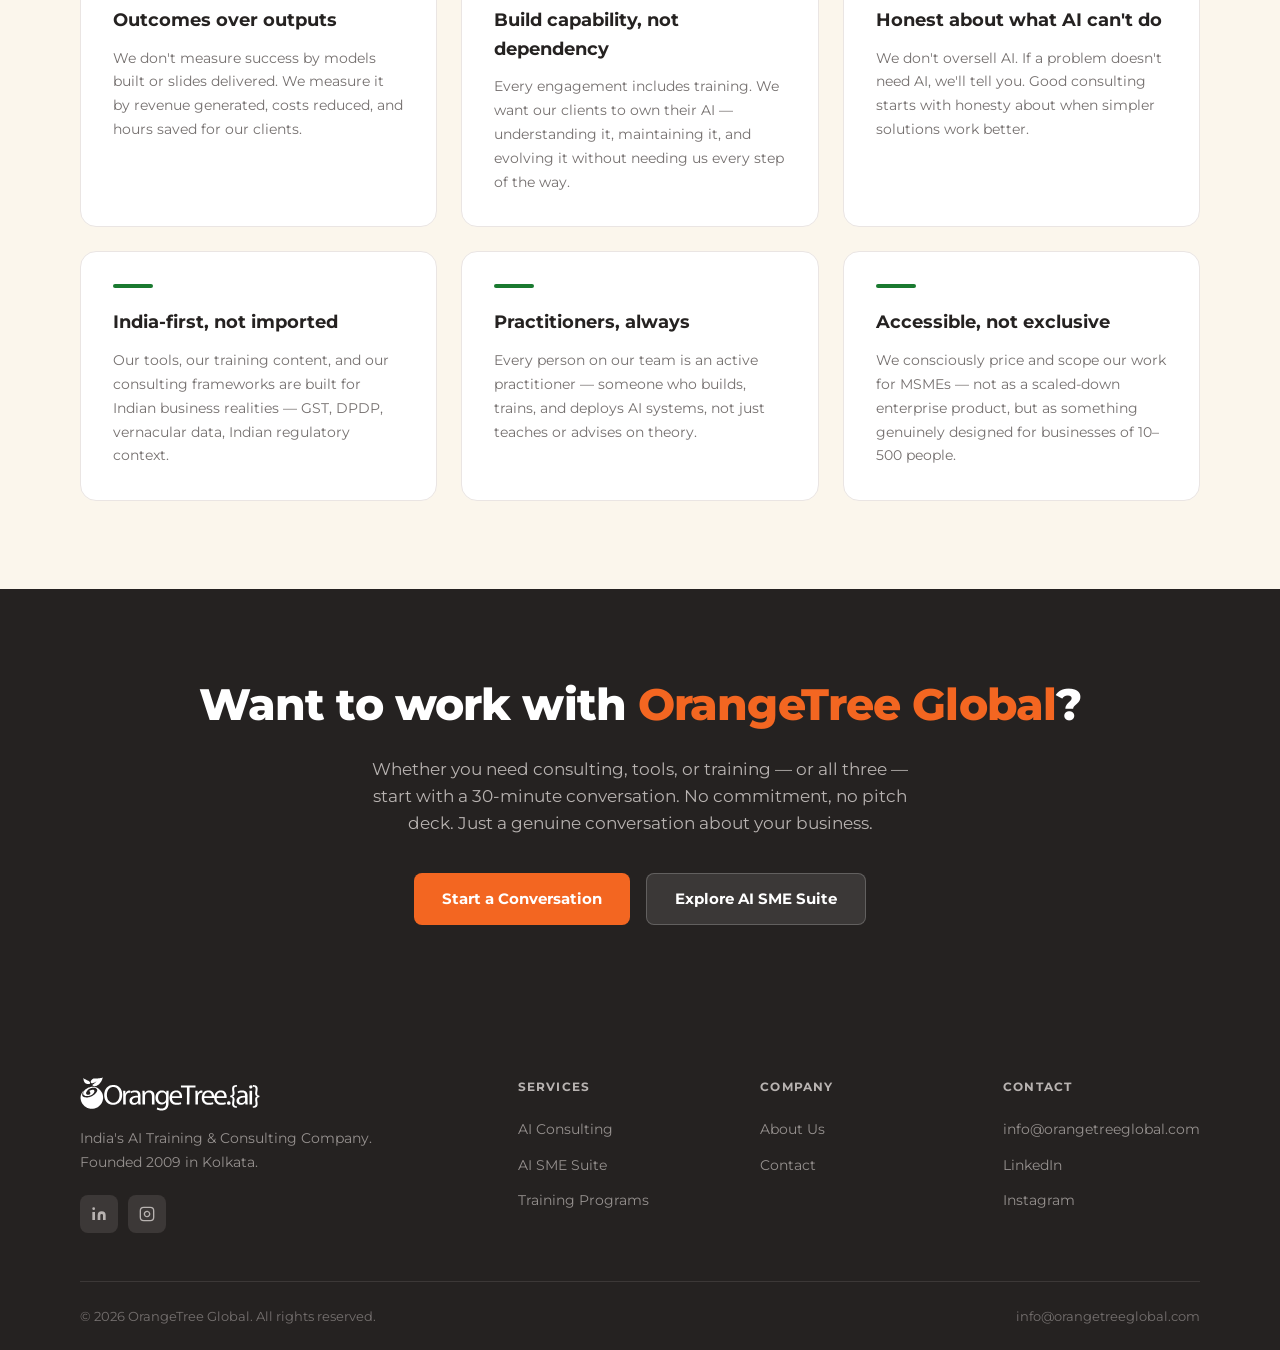
<file: about.html>
<!DOCTYPE html>
<html lang="en">
<head>
<meta charset="UTF-8">
<meta name="viewport" content="width=device-width, initial-scale=1.0">
<title>About Us | OrangeTree Global — Est. 2009, Kolkata</title>
<meta name="description" content="OrangeTree Global's journey from a data training institute in Kolkata to India's AI consulting and MSME enablement company. 17 years. 10,000+ trained. 50+ corporate clients.">
<link rel="stylesheet" href="style.css">
</head>
<body>

<div class="ann-bar">
  17 years of building data and AI capability in India. Our journey continues.
  <a href="contact.html">Work with us</a>
</div>

<nav class="site-nav">
  <div class="container">
    <div class="nav-inner">
      <a href="index.html" class="nav-logo">
        <img src="logo-ai.svg" alt="OrangeTree.{ai}" style="height:38px;width:auto;">
      </a>
      <ul class="nav-menu" id="navMenu">
        <li class="nav-item"><a href="ai-consulting.html" class="nav-link">Services</a></li>
        <li class="nav-item"><a href="sme-suite.html" class="nav-link">AI SME Suite</a></li>
        <li class="nav-item"><a href="training.html" class="nav-link">Training</a></li>
        <li class="nav-item"><a href="about.html" class="nav-link nav-active">About</a></li>
        <li class="nav-item"><a href="contact.html" class="nav-link">Contact</a></li>
        <li><a href="contact.html" class="nav-cta">Book a Free Consultation</a></li>
      </ul>
      <button class="nav-toggle" onclick="document.getElementById('navMenu').classList.toggle('open')" aria-label="Menu">
        <span></span><span></span><span></span>
      </button>
    </div>
  </div>
</nav>

<!-- Hero -->
<section class="page-hero">
  <div class="container">
    <div class="breadcrumb"><a href="index.html">Home</a> / About Us</div>
    <h1>Built in Kolkata.<br><span>Built for Indian Business.</span></h1>
    <p>We started OrangeTree Global in 2009 with a single belief: that India's businesses deserved access to world-class data skills and AI capability — not just the large corporations, but every MSME in every city.</p>
  </div>
</section>

<!-- Mission -->
<section class="section">
  <div class="container">
    <div style="display:grid;grid-template-columns:1fr 1fr;gap:80px;align-items:center;">
      <div>
        <span class="section-tag">Our Mission</span>
        <h2 class="section-title">Democratizing AI for<br>Indian business</h2>
        <p style="font-size:17px;color:var(--text-light);line-height:1.8;margin-bottom:20px;">India has 63 million MSMEs. They generate 45% of industrial output and 40% of exports. Yet the vast majority have been locked out of AI adoption — by cost, complexity, and lack of relevant tools.</p>
        <p style="font-size:17px;color:var(--text-light);line-height:1.8;margin-bottom:20px;">OrangeTree Global exists to change that. Our consulting practice, our AI SME Suite, and our training programs are all designed with one goal: making AI adoption practical, affordable, and high-impact for Indian MSMEs.</p>
        <p style="font-size:17px;color:var(--text-light);line-height:1.8;">We don't believe in AI for AI's sake. We believe in AI that moves the needle — on revenue, cost, efficiency, and competitive advantage — for the kinds of businesses that form the backbone of India's economy.</p>
      </div>
      <div>
        <div style="display:grid;grid-template-columns:1fr 1fr;gap:16px;">
          <div style="background:var(--orange);border-radius:var(--radius-lg);padding:32px;color:#fff;">
            <div style="font-size:44px;font-weight:900;margin-bottom:8px;">2009</div>
            <div style="font-size:14px;opacity:0.85;">Founded in Kolkata</div>
          </div>
          <div style="background:var(--grey-50);border:1px solid var(--border);border-radius:var(--radius-lg);padding:32px;">
            <div style="font-size:44px;font-weight:900;color:var(--orange);margin-bottom:8px;">10K+</div>
            <div style="font-size:14px;color:var(--text-light);">Professionals trained</div>
          </div>
          <div style="background:var(--grey-50);border:1px solid var(--border);border-radius:var(--radius-lg);padding:32px;">
            <div style="font-size:44px;font-weight:900;color:var(--orange);margin-bottom:8px;">50+</div>
            <div style="font-size:14px;color:var(--text-light);">Corporate clients</div>
          </div>
          <div style="background:var(--green);border-radius:var(--radius-lg);padding:32px;color:#fff;">
            <div style="font-size:44px;font-weight:900;margin-bottom:8px;">10</div>
            <div style="font-size:14px;opacity:0.85;">Live AI tools for MSMEs</div>
          </div>
        </div>
      </div>
    </div>
  </div>
</section>

<div class="divider"></div>

<!-- Timeline -->
<section class="section section-bg">
  <div class="container">
    <div class="section-header">
      <span class="section-tag">Our Journey</span>
      <h2 class="section-title">17 years of building capability</h2>
    </div>
    <div class="timeline">
      <div class="timeline-item">
        <div class="timeline-year">2009</div>
        <h3>OrangeTree Global Founded — Kolkata</h3>
        <p>Started as a boutique data analytics training institute in Kolkata, offering weekend programs in Excel, SQL, and Business Analytics. First cohort: 18 professionals from banking and manufacturing.</p>
      </div>
      <div class="timeline-item">
        <div class="timeline-year">2012</div>
        <h3>First Corporate Training Contract</h3>
        <p>Secured our first corporate training engagement — upskilling 60 analysts at a leading Kolkata-based NBFC in data analytics and statistical modeling. Expanded into Python and R programming.</p>
      </div>
      <div class="timeline-item">
        <div class="timeline-year">2015</div>
        <h3>Machine Learning Programs Launched</h3>
        <p>Launched India's early weekend-format ML practitioner programs, designed for working professionals. Reached 500 alumni milestone. Began curriculum partnerships with industry practitioners.</p>
      </div>
      <div class="timeline-item">
        <div class="timeline-year">2017</div>
        <h3>Consulting Practice Established</h3>
        <p>Formalized our AI and analytics consulting practice, moving beyond training to building actual models and analytics systems for corporate clients across BFSI, retail, and manufacturing.</p>
      </div>
      <div class="timeline-item">
        <div class="timeline-year">2019</div>
        <h3>National Reach — 1,000+ Alumni</h3>
        <p>Expanded training reach across India through online delivery. 1,000+ alumni across Kolkata, Mumbai, Bengaluru, and Delhi. Launched deep learning and NLP tracks.</p>
      </div>
      <div class="timeline-item">
        <div class="timeline-year">2021</div>
        <h3>AI Consulting Scales to 50+ Clients</h3>
        <p>Grew consulting client base to 50+ organizations. Delivered production ML systems for fraud detection, demand forecasting, and customer analytics across BFSI and retail sectors.</p>
      </div>
      <div class="timeline-item">
        <div class="timeline-year">2023</div>
        <h3>GenAI Practice Launch</h3>
        <p>Built our Generative AI practice following the LLM revolution. Integrated Claude API and GPT capabilities into client workflows. Began designing AI tools specifically for Indian MSMEs.</p>
      </div>
      <div class="timeline-item">
        <div class="timeline-year">2025</div>
        <h3>OrangeTree AI SME Suite — 10 Tools</h3>
        <p>Launched the OrangeTree AI SME Suite: 10 ready-to-deploy AI applications purpose-built for Indian MSMEs — covering operations, compliance, finance, marketing, customer experience, and sales.</p>
      </div>
      <div class="timeline-item">
        <div class="timeline-year">2026</div>
        <h3>MSME AI Adoption Platform</h3>
        <p>Officially repositioning as India's dedicated MSME AI adoption company — integrating consulting, tooling, and training into a single partnership model for SMEs across India.</p>
      </div>
    </div>
  </div>
</section>

<!-- Values -->
<section class="section">
  <div class="container">
    <div class="section-header text-center">
      <span class="section-tag">What We Stand For</span>
      <h2 class="section-title">Principles that guide our work</h2>
    </div>
    <div class="grid-3">
      <div style="padding:32px;border:1px solid var(--border);border-radius:var(--radius-lg);background:#fff;">
        <div style="width:40px;height:4px;background:var(--orange);margin-bottom:20px;border-radius:2px;"></div>
        <h3 style="font-size:18px;font-weight:700;margin-bottom:12px;">Outcomes over outputs</h3>
        <p style="font-size:14px;color:var(--text-light);line-height:1.7;">We don't measure success by models built or slides delivered. We measure it by revenue generated, costs reduced, and hours saved for our clients.</p>
      </div>
      <div style="padding:32px;border:1px solid var(--border);border-radius:var(--radius-lg);background:#fff;">
        <div style="width:40px;height:4px;background:var(--orange);margin-bottom:20px;border-radius:2px;"></div>
        <h3 style="font-size:18px;font-weight:700;margin-bottom:12px;">Build capability, not dependency</h3>
        <p style="font-size:14px;color:var(--text-light);line-height:1.7;">Every engagement includes training. We want our clients to own their AI — understanding it, maintaining it, and evolving it without needing us every step of the way.</p>
      </div>
      <div style="padding:32px;border:1px solid var(--border);border-radius:var(--radius-lg);background:#fff;">
        <div style="width:40px;height:4px;background:var(--orange);margin-bottom:20px;border-radius:2px;"></div>
        <h3 style="font-size:18px;font-weight:700;margin-bottom:12px;">Honest about what AI can't do</h3>
        <p style="font-size:14px;color:var(--text-light);line-height:1.7;">We don't oversell AI. If a problem doesn't need AI, we'll tell you. Good consulting starts with honesty about when simpler solutions work better.</p>
      </div>
      <div style="padding:32px;border:1px solid var(--border);border-radius:var(--radius-lg);background:#fff;">
        <div style="width:40px;height:4px;background:var(--green);margin-bottom:20px;border-radius:2px;"></div>
        <h3 style="font-size:18px;font-weight:700;margin-bottom:12px;">India-first, not imported</h3>
        <p style="font-size:14px;color:var(--text-light);line-height:1.7;">Our tools, our training content, and our consulting frameworks are built for Indian business realities — GST, DPDP, vernacular data, Indian regulatory context.</p>
      </div>
      <div style="padding:32px;border:1px solid var(--border);border-radius:var(--radius-lg);background:#fff;">
        <div style="width:40px;height:4px;background:var(--green);margin-bottom:20px;border-radius:2px;"></div>
        <h3 style="font-size:18px;font-weight:700;margin-bottom:12px;">Practitioners, always</h3>
        <p style="font-size:14px;color:var(--text-light);line-height:1.7;">Every person on our team is an active practitioner — someone who builds, trains, and deploys AI systems, not just teaches or advises on theory.</p>
      </div>
      <div style="padding:32px;border:1px solid var(--border);border-radius:var(--radius-lg);background:#fff;">
        <div style="width:40px;height:4px;background:var(--green);margin-bottom:20px;border-radius:2px;"></div>
        <h3 style="font-size:18px;font-weight:700;margin-bottom:12px;">Accessible, not exclusive</h3>
        <p style="font-size:14px;color:var(--text-light);line-height:1.7;">We consciously price and scope our work for MSMEs — not as a scaled-down enterprise product, but as something genuinely designed for businesses of 10–500 people.</p>
      </div>
    </div>
  </div>
</section>

<!-- CTA -->
<div class="cta-band">
  <div class="container">
    <h2>Want to work with <span>OrangeTree Global</span>?</h2>
    <p>Whether you need consulting, tools, or training — or all three — start with a 30-minute conversation. No commitment, no pitch deck. Just a genuine conversation about your business.</p>
    <div style="display:flex;gap:16px;justify-content:center;flex-wrap:wrap;">
      <a href="contact.html" class="btn btn-primary">Start a Conversation</a>
      <a href="sme-suite.html" class="btn" style="background:rgba(255,255,255,0.1);color:#fff;border:1px solid rgba(255,255,255,0.2);">Explore AI SME Suite</a>
    </div>
  </div>
</div>

<footer class="site-footer">
  <div class="container">
    <div class="footer-top">
      <div class="footer-brand">
        <img src="logo-ai-white.svg" alt="OrangeTree.{ai}" style="height:34px;width:auto;margin-bottom:16px;">
        <p>India's AI Training &amp; Consulting Company. Founded 2009 in Kolkata.</p>
        <div class="footer-social">
          <a href="https://www.linkedin.com/company/orangetreeglobal" target="_blank">
            <svg width="16" height="16" viewBox="0 0 24 24" fill="currentColor"><path d="M16 8a6 6 0 0 1 6 6v7h-4v-7a2 2 0 0 0-4 0v7h-4v-7a6 6 0 0 1 6-6z"/><rect x="2" y="9" width="4" height="12"/><circle cx="4" cy="4" r="2"/></svg>
          </a>
          <a href="https://www.instagram.com/orangetreeglobal" target="_blank">
            <svg width="16" height="16" viewBox="0 0 24 24" fill="none" stroke="currentColor" stroke-width="2"><rect x="2" y="2" width="20" height="20" rx="5"/><path d="M16 11.37A4 4 0 1 1 12.63 8A4 4 0 0 1 16 11.37z"/></svg>
          </a>
        </div>
      </div>
      <div class="footer-col">
        <h4>Services</h4>
        <ul>
          <li><a href="ai-consulting.html">AI Consulting</a></li>
          <li><a href="sme-suite.html">AI SME Suite</a></li>
          <li><a href="training.html">Training Programs</a></li>
        </ul>
      </div>
      <div class="footer-col">
        <h4>Company</h4>
        <ul>
          <li><a href="about.html">About Us</a></li>
          <li><a href="contact.html">Contact</a></li>
        </ul>
      </div>
      <div class="footer-col">
        <h4>Contact</h4>
        <ul>
          <li><a href="mailto:info@orangetreeglobal.com">info@orangetreeglobal.com</a></li>
          <li><a href="https://www.linkedin.com/company/orangetreeglobal">LinkedIn</a></li>
          <li><a href="https://www.instagram.com/orangetreeglobal">Instagram</a></li>
        </ul>
      </div>
    </div>
    <div class="footer-bottom">
      <p>&copy; 2026 OrangeTree Global. All rights reserved.</p>
      <p>info@orangetreeglobal.com</p>
    </div>
  </div>
</footer>
</body>
</html>
</file>
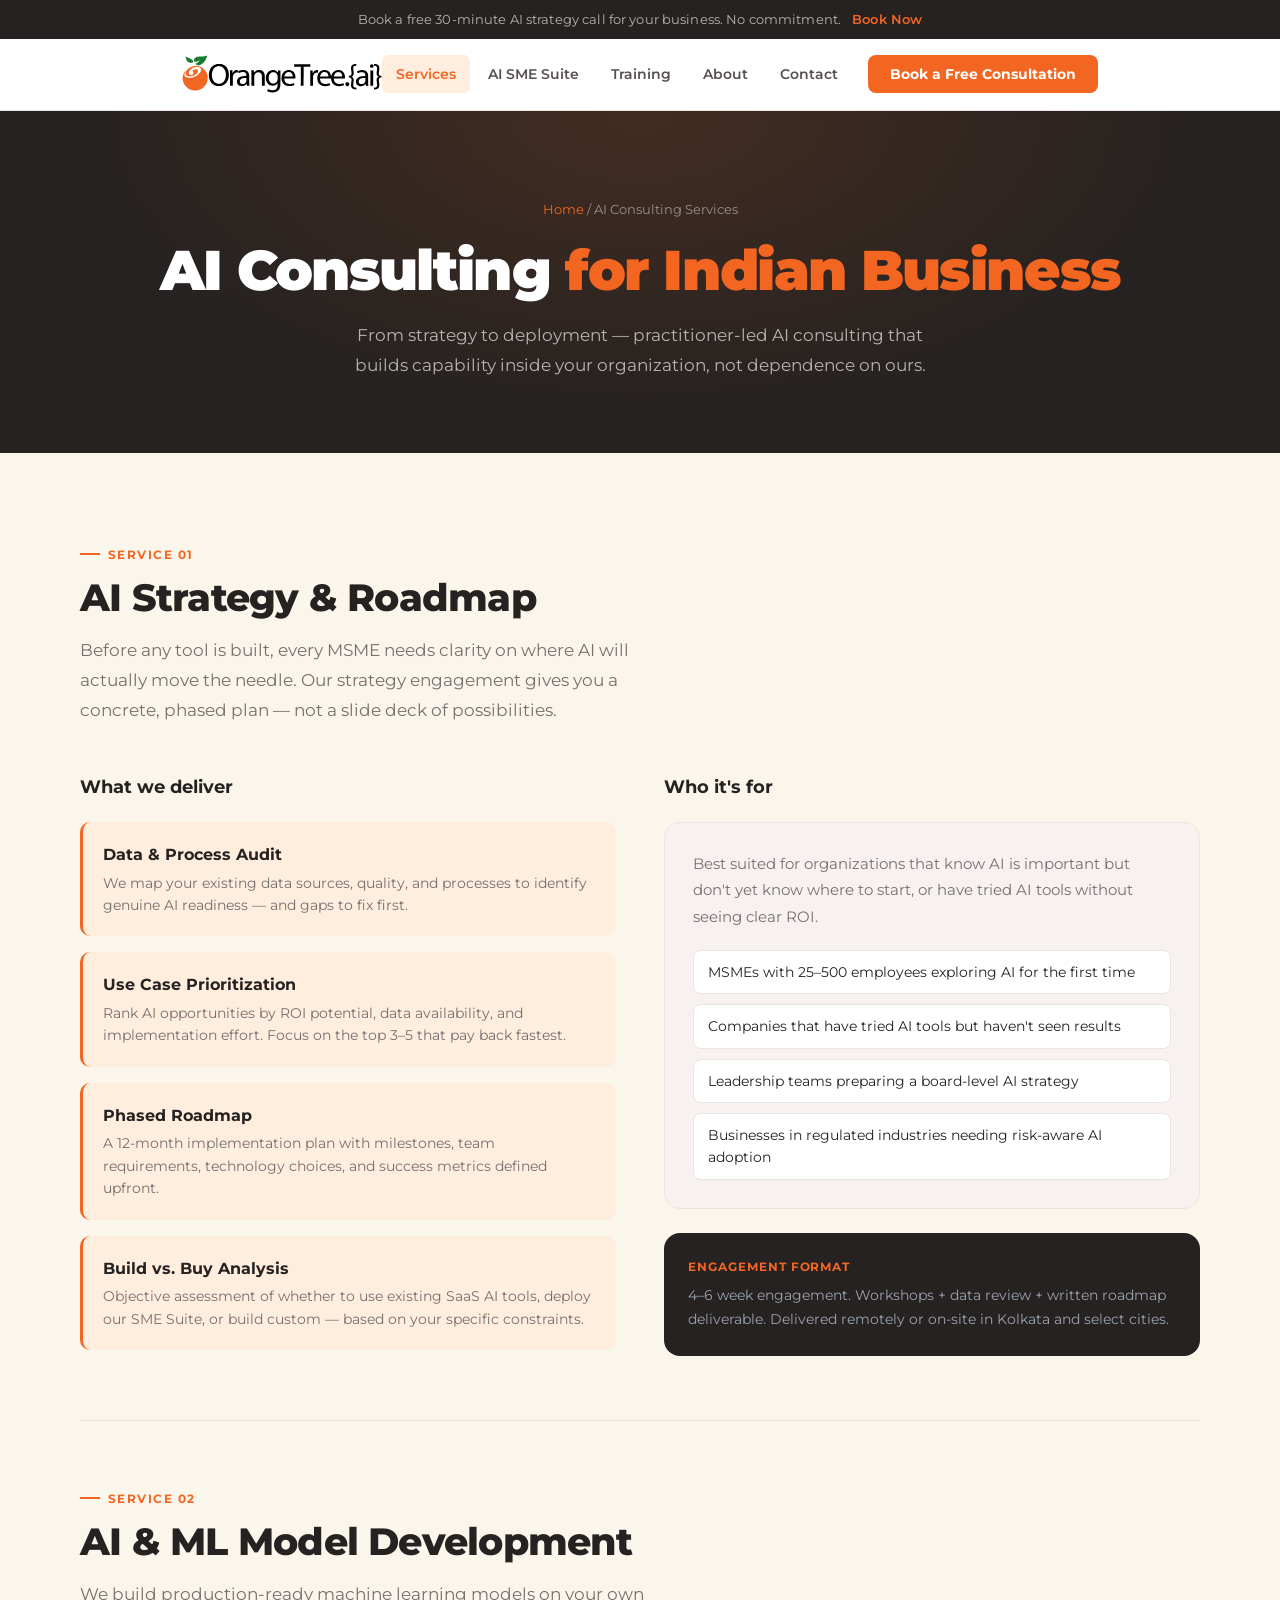
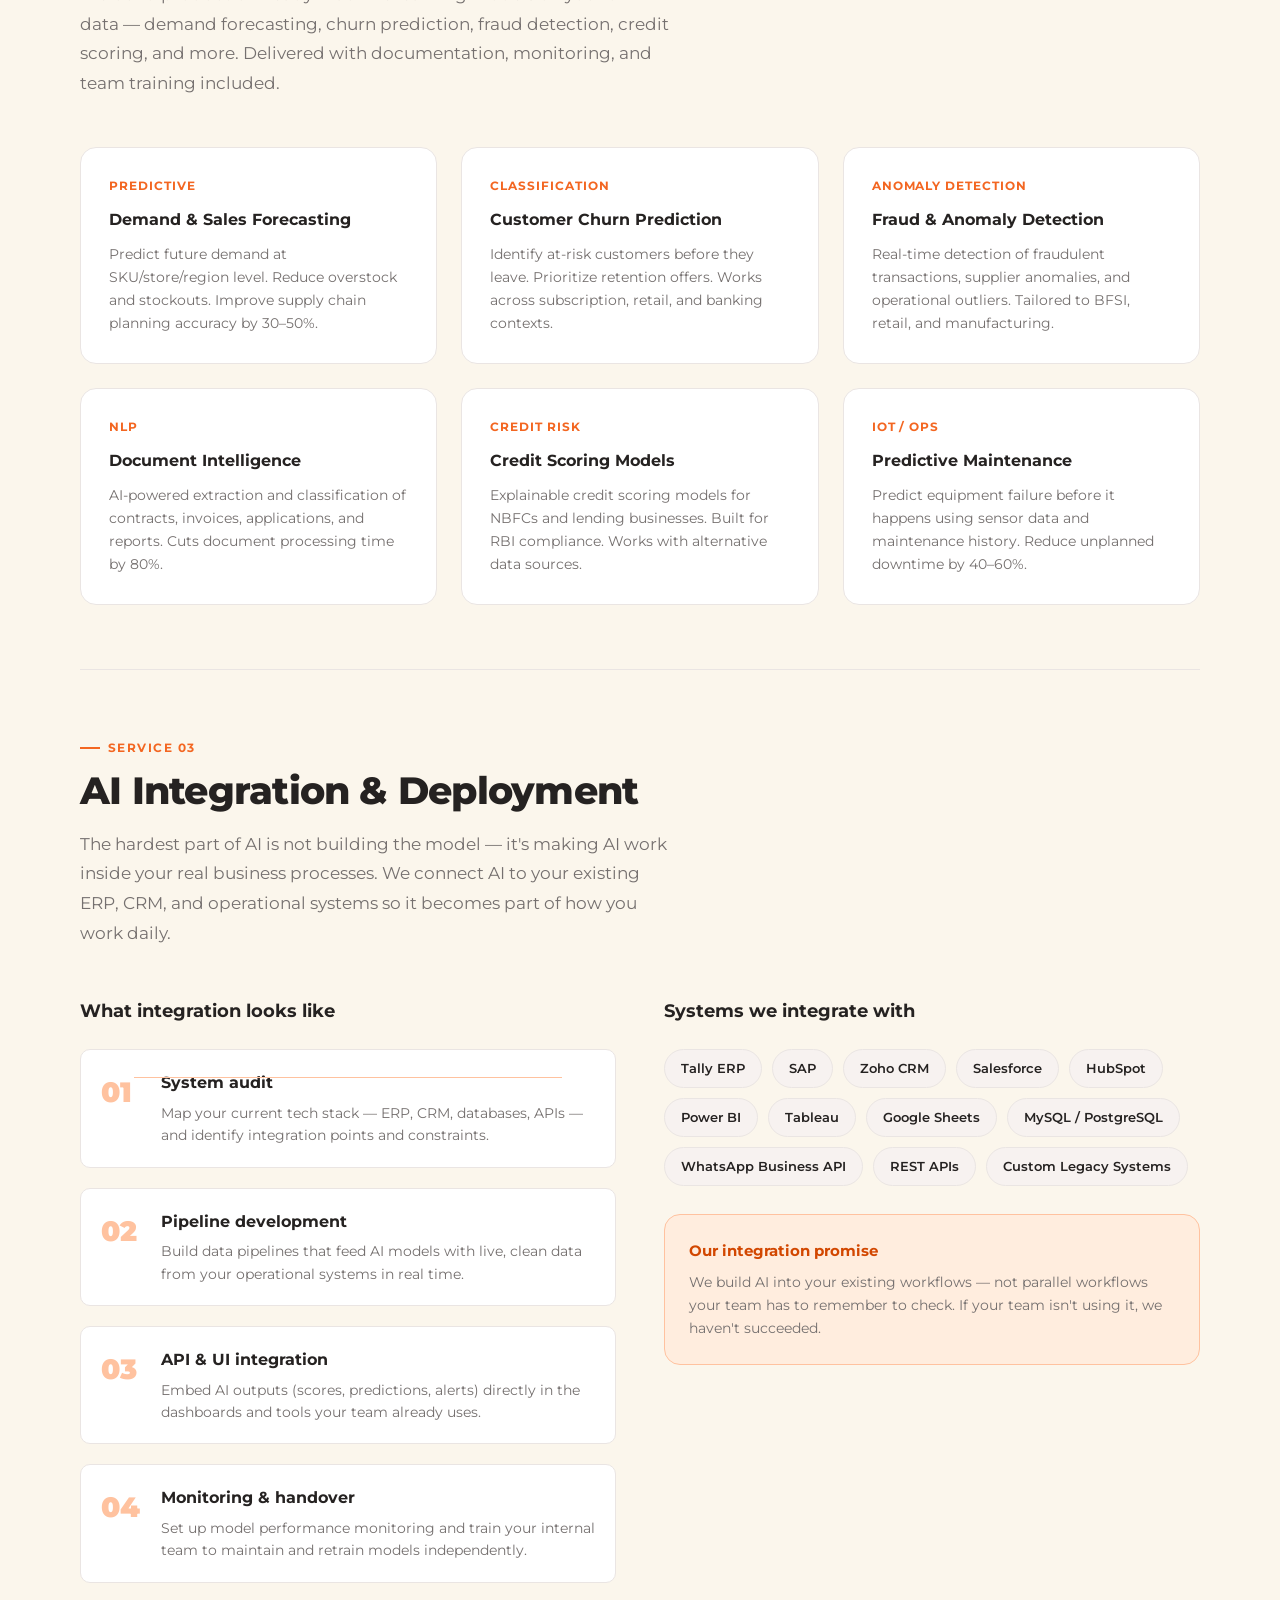
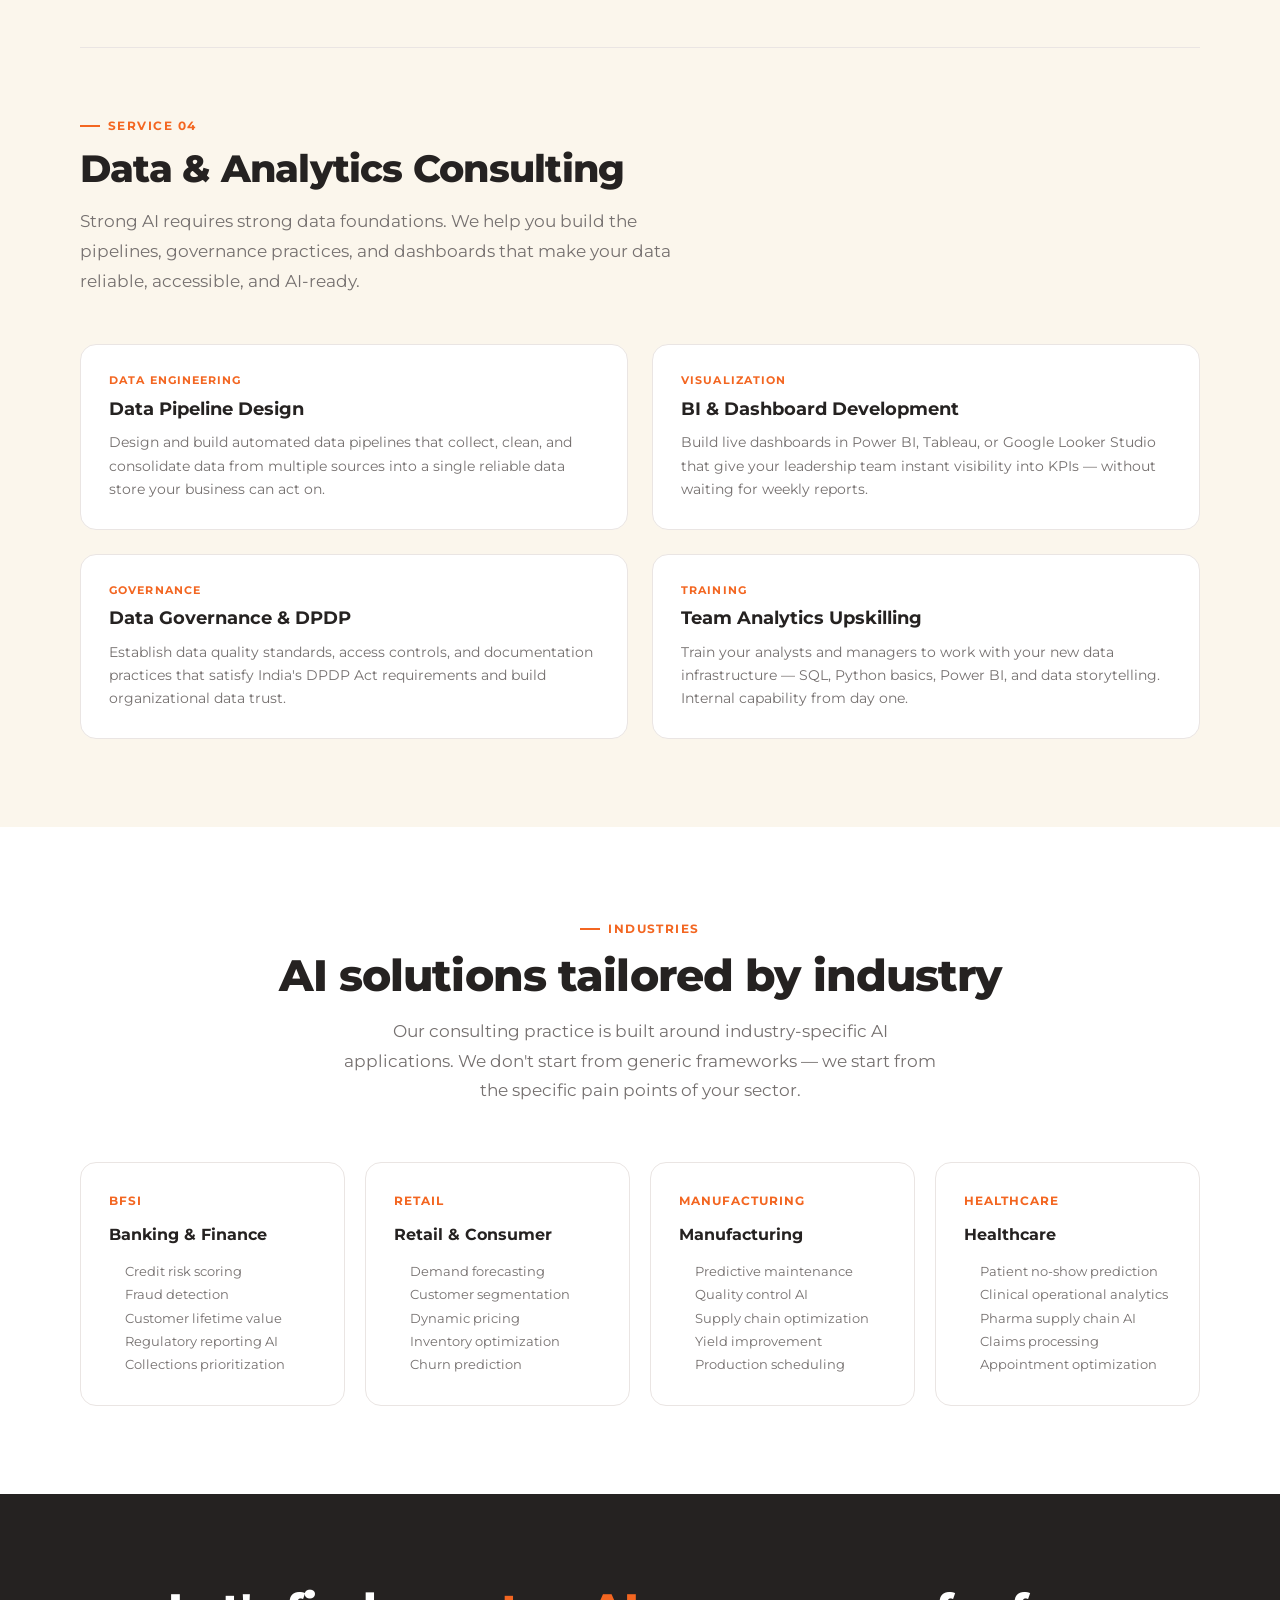
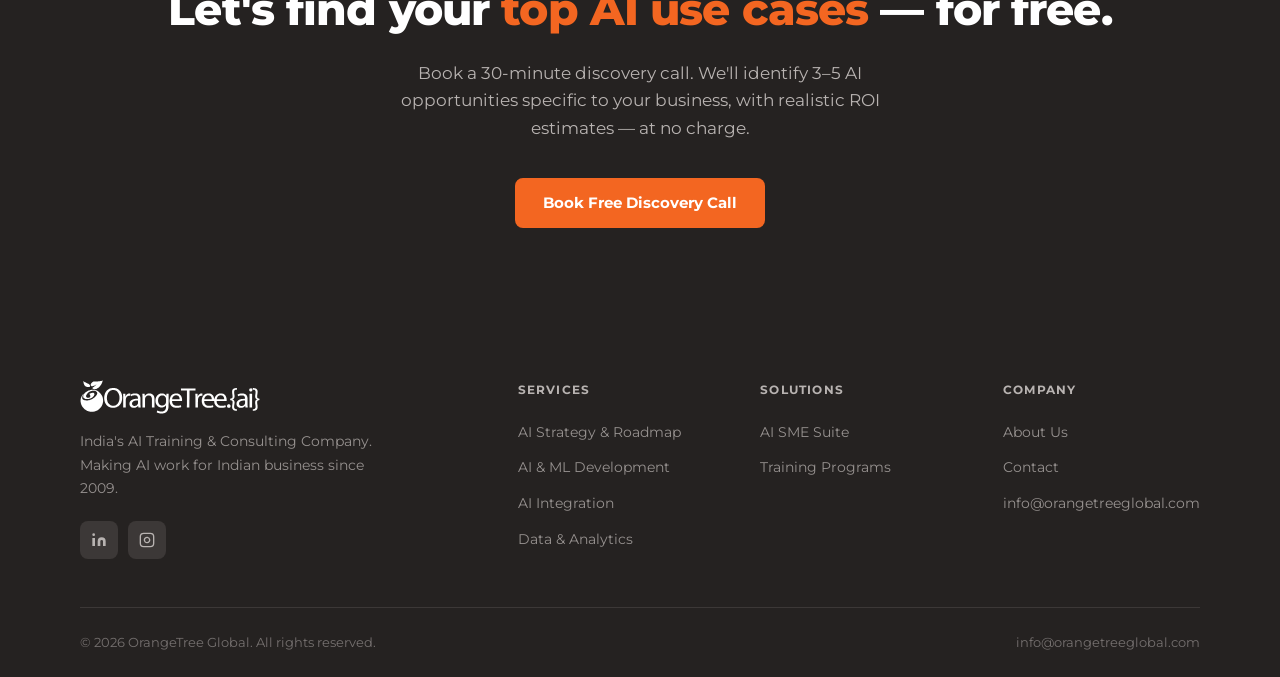
<file: ai-consulting.html>
<!DOCTYPE html>
<html lang="en">
<head>
<meta charset="UTF-8">
<meta name="viewport" content="width=device-width, initial-scale=1.0">
<title>AI Consulting Services | OrangeTree Global</title>
<meta name="description" content="AI strategy, ML model development, system integration, and data consulting for Indian businesses. Practitioner-led. Results-focused.">
<link rel="stylesheet" href="style.css">
</head>
<body>

<div class="ann-bar">
  Book a free 30-minute AI strategy call for your business. No commitment.
  <a href="contact.html">Book Now</a>
</div>

<nav class="site-nav">
  <div class="container">
    <div class="nav-inner">
      <a href="index.html" class="nav-logo">
        <img src="logo-ai.svg" alt="OrangeTree.{ai}" style="height:38px;width:auto;">
      </a>
      <ul class="nav-menu" id="navMenu">
        <li class="nav-item"><a href="ai-consulting.html" class="nav-link nav-active">Services</a></li>
        <li class="nav-item"><a href="sme-suite.html" class="nav-link">AI SME Suite</a></li>
        <li class="nav-item"><a href="training.html" class="nav-link">Training</a></li>
        <li class="nav-item"><a href="about.html" class="nav-link">About</a></li>
        <li class="nav-item"><a href="contact.html" class="nav-link">Contact</a></li>
        <li><a href="contact.html" class="nav-cta">Book a Free Consultation</a></li>
      </ul>
      <button class="nav-toggle" onclick="document.getElementById('navMenu').classList.toggle('open')" aria-label="Menu">
        <span></span><span></span><span></span>
      </button>
    </div>
  </div>
</nav>

<!-- Page Hero -->
<section class="page-hero">
  <div class="container">
    <div class="breadcrumb"><a href="index.html">Home</a> / AI Consulting Services</div>
    <h1>AI Consulting <span>for Indian Business</span></h1>
    <p>From strategy to deployment — practitioner-led AI consulting that builds capability inside your organization, not dependence on ours.</p>
  </div>
</section>

<!-- Services Detail -->
<section class="section">
  <div class="container">

    <!-- Service 01 -->
    <div class="service-detail" id="strategy">
      <div class="service-detail-header">
        <span class="section-tag">Service 01</span>
        <h2 class="section-title">AI Strategy &amp; Roadmap</h2>
        <p class="section-sub">Before any tool is built, every MSME needs clarity on where AI will actually move the needle. Our strategy engagement gives you a concrete, phased plan — not a slide deck of possibilities.</p>
      </div>
      <div style="display:grid;grid-template-columns:1fr 1fr;gap:48px;align-items:start;margin-top:48px;">
        <div>
          <h3 style="font-size:18px;font-weight:700;margin-bottom:20px;color:var(--grey-900);">What we deliver</h3>
          <div style="display:flex;flex-direction:column;gap:16px;">
            <div style="display:flex;gap:16px;padding:20px;background:var(--orange-50);border-radius:var(--radius);border-left:3px solid var(--orange);">
              <div>
                <div style="font-weight:700;margin-bottom:4px;">Data &amp; Process Audit</div>
                <div style="font-size:14px;color:var(--text-light);">We map your existing data sources, quality, and processes to identify genuine AI readiness — and gaps to fix first.</div>
              </div>
            </div>
            <div style="display:flex;gap:16px;padding:20px;background:var(--orange-50);border-radius:var(--radius);border-left:3px solid var(--orange);">
              <div>
                <div style="font-weight:700;margin-bottom:4px;">Use Case Prioritization</div>
                <div style="font-size:14px;color:var(--text-light);">Rank AI opportunities by ROI potential, data availability, and implementation effort. Focus on the top 3–5 that pay back fastest.</div>
              </div>
            </div>
            <div style="display:flex;gap:16px;padding:20px;background:var(--orange-50);border-radius:var(--radius);border-left:3px solid var(--orange);">
              <div>
                <div style="font-weight:700;margin-bottom:4px;">Phased Roadmap</div>
                <div style="font-size:14px;color:var(--text-light);">A 12-month implementation plan with milestones, team requirements, technology choices, and success metrics defined upfront.</div>
              </div>
            </div>
            <div style="display:flex;gap:16px;padding:20px;background:var(--orange-50);border-radius:var(--radius);border-left:3px solid var(--orange);">
              <div>
                <div style="font-weight:700;margin-bottom:4px;">Build vs. Buy Analysis</div>
                <div style="font-size:14px;color:var(--text-light);">Objective assessment of whether to use existing SaaS AI tools, deploy our SME Suite, or build custom — based on your specific constraints.</div>
              </div>
            </div>
          </div>
        </div>
        <div>
          <h3 style="font-size:18px;font-weight:700;margin-bottom:20px;color:var(--grey-900);">Who it's for</h3>
          <div style="background:var(--grey-50);border:1px solid var(--border);border-radius:var(--radius-lg);padding:28px;">
            <p style="font-size:15px;color:var(--text-light);line-height:1.75;margin-bottom:20px;">Best suited for organizations that know AI is important but don't yet know where to start, or have tried AI tools without seeing clear ROI.</p>
            <div style="display:flex;flex-direction:column;gap:10px;">
              <div style="font-size:14px;color:var(--text);padding:10px 14px;background:#fff;border-radius:8px;border:1px solid var(--border);">MSMEs with 25–500 employees exploring AI for the first time</div>
              <div style="font-size:14px;color:var(--text);padding:10px 14px;background:#fff;border-radius:8px;border:1px solid var(--border);">Companies that have tried AI tools but haven't seen results</div>
              <div style="font-size:14px;color:var(--text);padding:10px 14px;background:#fff;border-radius:8px;border:1px solid var(--border);">Leadership teams preparing a board-level AI strategy</div>
              <div style="font-size:14px;color:var(--text);padding:10px 14px;background:#fff;border-radius:8px;border:1px solid var(--border);">Businesses in regulated industries needing risk-aware AI adoption</div>
            </div>
          </div>
          <div style="margin-top:24px;padding:24px;background:var(--grey-900);border-radius:var(--radius-lg);color:#fff;">
            <div style="font-size:12px;font-weight:700;letter-spacing:0.08em;text-transform:uppercase;color:var(--orange);margin-bottom:8px;">Engagement Format</div>
            <p style="font-size:14px;color:#9ca3af;line-height:1.7;">4–6 week engagement. Workshops + data review + written roadmap deliverable. Delivered remotely or on-site in Kolkata and select cities.</p>
          </div>
        </div>
      </div>
    </div>

    <div class="divider" style="margin:64px 0;"></div>

    <!-- Service 02 -->
    <div class="service-detail" id="development">
      <div class="service-detail-header">
        <span class="section-tag">Service 02</span>
        <h2 class="section-title">AI &amp; ML Model Development</h2>
        <p class="section-sub">We build production-ready machine learning models on your own data — demand forecasting, churn prediction, fraud detection, credit scoring, and more. Delivered with documentation, monitoring, and team training included.</p>
      </div>
      <div class="grid-3" style="margin-top:48px;">
        <div style="padding:28px;border:1px solid var(--border);border-radius:var(--radius-lg);background:#fff;">
          <div style="font-size:12px;font-weight:700;color:var(--orange);letter-spacing:0.08em;text-transform:uppercase;margin-bottom:12px;">Predictive</div>
          <h3 style="font-size:16px;font-weight:700;margin-bottom:10px;">Demand &amp; Sales Forecasting</h3>
          <p style="font-size:14px;color:var(--text-light);line-height:1.65;">Predict future demand at SKU/store/region level. Reduce overstock and stockouts. Improve supply chain planning accuracy by 30–50%.</p>
        </div>
        <div style="padding:28px;border:1px solid var(--border);border-radius:var(--radius-lg);background:#fff;">
          <div style="font-size:12px;font-weight:700;color:var(--orange);letter-spacing:0.08em;text-transform:uppercase;margin-bottom:12px;">Classification</div>
          <h3 style="font-size:16px;font-weight:700;margin-bottom:10px;">Customer Churn Prediction</h3>
          <p style="font-size:14px;color:var(--text-light);line-height:1.65;">Identify at-risk customers before they leave. Prioritize retention offers. Works across subscription, retail, and banking contexts.</p>
        </div>
        <div style="padding:28px;border:1px solid var(--border);border-radius:var(--radius-lg);background:#fff;">
          <div style="font-size:12px;font-weight:700;color:var(--orange);letter-spacing:0.08em;text-transform:uppercase;margin-bottom:12px;">Anomaly Detection</div>
          <h3 style="font-size:16px;font-weight:700;margin-bottom:10px;">Fraud &amp; Anomaly Detection</h3>
          <p style="font-size:14px;color:var(--text-light);line-height:1.65;">Real-time detection of fraudulent transactions, supplier anomalies, and operational outliers. Tailored to BFSI, retail, and manufacturing.</p>
        </div>
        <div style="padding:28px;border:1px solid var(--border);border-radius:var(--radius-lg);background:#fff;">
          <div style="font-size:12px;font-weight:700;color:var(--orange);letter-spacing:0.08em;text-transform:uppercase;margin-bottom:12px;">NLP</div>
          <h3 style="font-size:16px;font-weight:700;margin-bottom:10px;">Document Intelligence</h3>
          <p style="font-size:14px;color:var(--text-light);line-height:1.65;">AI-powered extraction and classification of contracts, invoices, applications, and reports. Cuts document processing time by 80%.</p>
        </div>
        <div style="padding:28px;border:1px solid var(--border);border-radius:var(--radius-lg);background:#fff;">
          <div style="font-size:12px;font-weight:700;color:var(--orange);letter-spacing:0.08em;text-transform:uppercase;margin-bottom:12px;">Credit Risk</div>
          <h3 style="font-size:16px;font-weight:700;margin-bottom:10px;">Credit Scoring Models</h3>
          <p style="font-size:14px;color:var(--text-light);line-height:1.65;">Explainable credit scoring models for NBFCs and lending businesses. Built for RBI compliance. Works with alternative data sources.</p>
        </div>
        <div style="padding:28px;border:1px solid var(--border);border-radius:var(--radius-lg);background:#fff;">
          <div style="font-size:12px;font-weight:700;color:var(--orange);letter-spacing:0.08em;text-transform:uppercase;margin-bottom:12px;">IoT / Ops</div>
          <h3 style="font-size:16px;font-weight:700;margin-bottom:10px;">Predictive Maintenance</h3>
          <p style="font-size:14px;color:var(--text-light);line-height:1.65;">Predict equipment failure before it happens using sensor data and maintenance history. Reduce unplanned downtime by 40–60%.</p>
        </div>
      </div>
    </div>

    <div class="divider" style="margin:64px 0;"></div>

    <!-- Service 03 -->
    <div class="service-detail" id="integration">
      <div class="service-detail-header">
        <span class="section-tag">Service 03</span>
        <h2 class="section-title">AI Integration &amp; Deployment</h2>
        <p class="section-sub">The hardest part of AI is not building the model — it's making AI work inside your real business processes. We connect AI to your existing ERP, CRM, and operational systems so it becomes part of how you work daily.</p>
      </div>
      <div style="margin-top:48px;display:grid;grid-template-columns:1fr 1fr;gap:48px;">
        <div>
          <h3 style="font-size:18px;font-weight:700;margin-bottom:24px;">What integration looks like</h3>
          <div class="process-grid" style="grid-template-columns:1fr;gap:20px;">
            <div style="display:flex;gap:20px;padding:20px;border:1px solid var(--border);border-radius:var(--radius);background:#fff;">
              <div style="font-size:28px;font-weight:900;color:var(--orange-200);min-width:40px;">01</div>
              <div>
                <div style="font-weight:700;margin-bottom:6px;">System audit</div>
                <div style="font-size:14px;color:var(--text-light);">Map your current tech stack — ERP, CRM, databases, APIs — and identify integration points and constraints.</div>
              </div>
            </div>
            <div style="display:flex;gap:20px;padding:20px;border:1px solid var(--border);border-radius:var(--radius);background:#fff;">
              <div style="font-size:28px;font-weight:900;color:var(--orange-200);min-width:40px;">02</div>
              <div>
                <div style="font-weight:700;margin-bottom:6px;">Pipeline development</div>
                <div style="font-size:14px;color:var(--text-light);">Build data pipelines that feed AI models with live, clean data from your operational systems in real time.</div>
              </div>
            </div>
            <div style="display:flex;gap:20px;padding:20px;border:1px solid var(--border);border-radius:var(--radius);background:#fff;">
              <div style="font-size:28px;font-weight:900;color:var(--orange-200);min-width:40px;">03</div>
              <div>
                <div style="font-weight:700;margin-bottom:6px;">API &amp; UI integration</div>
                <div style="font-size:14px;color:var(--text-light);">Embed AI outputs (scores, predictions, alerts) directly in the dashboards and tools your team already uses.</div>
              </div>
            </div>
            <div style="display:flex;gap:20px;padding:20px;border:1px solid var(--border);border-radius:var(--radius);background:#fff;">
              <div style="font-size:28px;font-weight:900;color:var(--orange-200);min-width:40px;">04</div>
              <div>
                <div style="font-weight:700;margin-bottom:6px;">Monitoring &amp; handover</div>
                <div style="font-size:14px;color:var(--text-light);">Set up model performance monitoring and train your internal team to maintain and retrain models independently.</div>
              </div>
            </div>
          </div>
        </div>
        <div>
          <h3 style="font-size:18px;font-weight:700;margin-bottom:24px;">Systems we integrate with</h3>
          <div style="display:flex;flex-wrap:wrap;gap:10px;">
            <span style="padding:8px 16px;background:var(--grey-50);border:1px solid var(--border);border-radius:20px;font-size:13px;font-weight:600;">Tally ERP</span>
            <span style="padding:8px 16px;background:var(--grey-50);border:1px solid var(--border);border-radius:20px;font-size:13px;font-weight:600;">SAP</span>
            <span style="padding:8px 16px;background:var(--grey-50);border:1px solid var(--border);border-radius:20px;font-size:13px;font-weight:600;">Zoho CRM</span>
            <span style="padding:8px 16px;background:var(--grey-50);border:1px solid var(--border);border-radius:20px;font-size:13px;font-weight:600;">Salesforce</span>
            <span style="padding:8px 16px;background:var(--grey-50);border:1px solid var(--border);border-radius:20px;font-size:13px;font-weight:600;">HubSpot</span>
            <span style="padding:8px 16px;background:var(--grey-50);border:1px solid var(--border);border-radius:20px;font-size:13px;font-weight:600;">Power BI</span>
            <span style="padding:8px 16px;background:var(--grey-50);border:1px solid var(--border);border-radius:20px;font-size:13px;font-weight:600;">Tableau</span>
            <span style="padding:8px 16px;background:var(--grey-50);border:1px solid var(--border);border-radius:20px;font-size:13px;font-weight:600;">Google Sheets</span>
            <span style="padding:8px 16px;background:var(--grey-50);border:1px solid var(--border);border-radius:20px;font-size:13px;font-weight:600;">MySQL / PostgreSQL</span>
            <span style="padding:8px 16px;background:var(--grey-50);border:1px solid var(--border);border-radius:20px;font-size:13px;font-weight:600;">WhatsApp Business API</span>
            <span style="padding:8px 16px;background:var(--grey-50);border:1px solid var(--border);border-radius:20px;font-size:13px;font-weight:600;">REST APIs</span>
            <span style="padding:8px 16px;background:var(--grey-50);border:1px solid var(--border);border-radius:20px;font-size:13px;font-weight:600;">Custom Legacy Systems</span>
          </div>
          <div style="margin-top:28px;padding:24px;background:var(--orange-50);border-radius:var(--radius-lg);border:1px solid var(--orange-200);">
            <h4 style="font-size:15px;font-weight:700;margin-bottom:8px;color:var(--orange-dark);">Our integration promise</h4>
            <p style="font-size:14px;color:var(--text-light);line-height:1.65;">We build AI into your existing workflows — not parallel workflows your team has to remember to check. If your team isn't using it, we haven't succeeded.</p>
          </div>
        </div>
      </div>
    </div>

    <div class="divider" style="margin:64px 0;"></div>

    <!-- Service 04 -->
    <div class="service-detail" id="data">
      <div class="service-detail-header">
        <span class="section-tag">Service 04</span>
        <h2 class="section-title">Data &amp; Analytics Consulting</h2>
        <p class="section-sub">Strong AI requires strong data foundations. We help you build the pipelines, governance practices, and dashboards that make your data reliable, accessible, and AI-ready.</p>
      </div>
      <div class="grid-2" style="margin-top:48px;">
        <div class="card">
          <div class="card-top-bar"></div>
          <div class="card-label">Data Engineering</div>
          <h3>Data Pipeline Design</h3>
          <p>Design and build automated data pipelines that collect, clean, and consolidate data from multiple sources into a single reliable data store your business can act on.</p>
        </div>
        <div class="card">
          <div class="card-top-bar"></div>
          <div class="card-label">Visualization</div>
          <h3>BI &amp; Dashboard Development</h3>
          <p>Build live dashboards in Power BI, Tableau, or Google Looker Studio that give your leadership team instant visibility into KPIs — without waiting for weekly reports.</p>
        </div>
        <div class="card">
          <div class="card-top-bar"></div>
          <div class="card-label">Governance</div>
          <h3>Data Governance &amp; DPDP</h3>
          <p>Establish data quality standards, access controls, and documentation practices that satisfy India's DPDP Act requirements and build organizational data trust.</p>
        </div>
        <div class="card">
          <div class="card-top-bar"></div>
          <div class="card-label">Training</div>
          <h3>Team Analytics Upskilling</h3>
          <p>Train your analysts and managers to work with your new data infrastructure — SQL, Python basics, Power BI, and data storytelling. Internal capability from day one.</p>
        </div>
      </div>
    </div>

  </div>
</section>

<!-- Industry Tracks -->
<section class="section section-bg">
  <div class="container">
    <div class="section-header text-center">
      <span class="section-tag">Industries</span>
      <h2 class="section-title">AI solutions tailored by industry</h2>
      <p class="section-sub" style="margin:0 auto 48px;">Our consulting practice is built around industry-specific AI applications. We don't start from generic frameworks — we start from the specific pain points of your sector.</p>
    </div>
    <div class="grid-4">
      <div style="padding:28px;background:#fff;border-radius:var(--radius-lg);border:1px solid var(--border);">
        <div style="font-size:12px;font-weight:700;color:var(--orange);text-transform:uppercase;letter-spacing:0.08em;margin-bottom:12px;">BFSI</div>
        <h3 style="font-size:16px;font-weight:700;margin-bottom:12px;">Banking &amp; Finance</h3>
        <ul style="font-size:13px;color:var(--text-light);line-height:1.8;padding-left:16px;">
          <li>Credit risk scoring</li>
          <li>Fraud detection</li>
          <li>Customer lifetime value</li>
          <li>Regulatory reporting AI</li>
          <li>Collections prioritization</li>
        </ul>
      </div>
      <div style="padding:28px;background:#fff;border-radius:var(--radius-lg);border:1px solid var(--border);">
        <div style="font-size:12px;font-weight:700;color:var(--orange);text-transform:uppercase;letter-spacing:0.08em;margin-bottom:12px;">Retail</div>
        <h3 style="font-size:16px;font-weight:700;margin-bottom:12px;">Retail &amp; Consumer</h3>
        <ul style="font-size:13px;color:var(--text-light);line-height:1.8;padding-left:16px;">
          <li>Demand forecasting</li>
          <li>Customer segmentation</li>
          <li>Dynamic pricing</li>
          <li>Inventory optimization</li>
          <li>Churn prediction</li>
        </ul>
      </div>
      <div style="padding:28px;background:#fff;border-radius:var(--radius-lg);border:1px solid var(--border);">
        <div style="font-size:12px;font-weight:700;color:var(--orange);text-transform:uppercase;letter-spacing:0.08em;margin-bottom:12px;">Manufacturing</div>
        <h3 style="font-size:16px;font-weight:700;margin-bottom:12px;">Manufacturing</h3>
        <ul style="font-size:13px;color:var(--text-light);line-height:1.8;padding-left:16px;">
          <li>Predictive maintenance</li>
          <li>Quality control AI</li>
          <li>Supply chain optimization</li>
          <li>Yield improvement</li>
          <li>Production scheduling</li>
        </ul>
      </div>
      <div style="padding:28px;background:#fff;border-radius:var(--radius-lg);border:1px solid var(--border);">
        <div style="font-size:12px;font-weight:700;color:var(--orange);text-transform:uppercase;letter-spacing:0.08em;margin-bottom:12px;">Healthcare</div>
        <h3 style="font-size:16px;font-weight:700;margin-bottom:12px;">Healthcare</h3>
        <ul style="font-size:13px;color:var(--text-light);line-height:1.8;padding-left:16px;">
          <li>Patient no-show prediction</li>
          <li>Clinical operational analytics</li>
          <li>Pharma supply chain AI</li>
          <li>Claims processing</li>
          <li>Appointment optimization</li>
        </ul>
      </div>
    </div>
  </div>
</section>

<!-- CTA -->
<div class="cta-band">
  <div class="container">
    <h2>Let's find your <span>top AI use cases</span> — for free.</h2>
    <p>Book a 30-minute discovery call. We'll identify 3–5 AI opportunities specific to your business, with realistic ROI estimates — at no charge.</p>
    <a href="contact.html" class="btn btn-primary">Book Free Discovery Call</a>
  </div>
</div>

<!-- Footer -->
<footer class="site-footer">
  <div class="container">
    <div class="footer-top">
      <div class="footer-brand">
        <img src="logo-ai-white.svg" alt="OrangeTree.{ai}" style="height:34px;width:auto;margin-bottom:16px;">
        <p>India's AI Training &amp; Consulting Company. Making AI work for Indian business since 2009.</p>
        <div class="footer-social">
          <a href="https://www.linkedin.com/company/orangetreeglobal" target="_blank">
            <svg width="16" height="16" viewBox="0 0 24 24" fill="currentColor"><path d="M16 8a6 6 0 0 1 6 6v7h-4v-7a2 2 0 0 0-4 0v7h-4v-7a6 6 0 0 1 6-6z"/><rect x="2" y="9" width="4" height="12"/><circle cx="4" cy="4" r="2"/></svg>
          </a>
          <a href="https://www.instagram.com/orangetreeglobal" target="_blank">
            <svg width="16" height="16" viewBox="0 0 24 24" fill="none" stroke="currentColor" stroke-width="2"><rect x="2" y="2" width="20" height="20" rx="5"/><path d="M16 11.37A4 4 0 1 1 12.63 8A4 4 0 0 1 16 11.37z"/></svg>
          </a>
        </div>
      </div>
      <div class="footer-col">
        <h4>Services</h4>
        <ul>
          <li><a href="#strategy">AI Strategy &amp; Roadmap</a></li>
          <li><a href="#development">AI &amp; ML Development</a></li>
          <li><a href="#integration">AI Integration</a></li>
          <li><a href="#data">Data &amp; Analytics</a></li>
        </ul>
      </div>
      <div class="footer-col">
        <h4>Solutions</h4>
        <ul>
          <li><a href="sme-suite.html">AI SME Suite</a></li>
          <li><a href="training.html">Training Programs</a></li>
        </ul>
      </div>
      <div class="footer-col">
        <h4>Company</h4>
        <ul>
          <li><a href="about.html">About Us</a></li>
          <li><a href="contact.html">Contact</a></li>
          <li><a href="mailto:info@orangetreeglobal.com">info@orangetreeglobal.com</a></li>
        </ul>
      </div>
    </div>
    <div class="footer-bottom">
      <p>&copy; 2026 OrangeTree Global. All rights reserved.</p>
      <p>info@orangetreeglobal.com</p>
    </div>
  </div>
</footer>
</body>
</html>
</file>
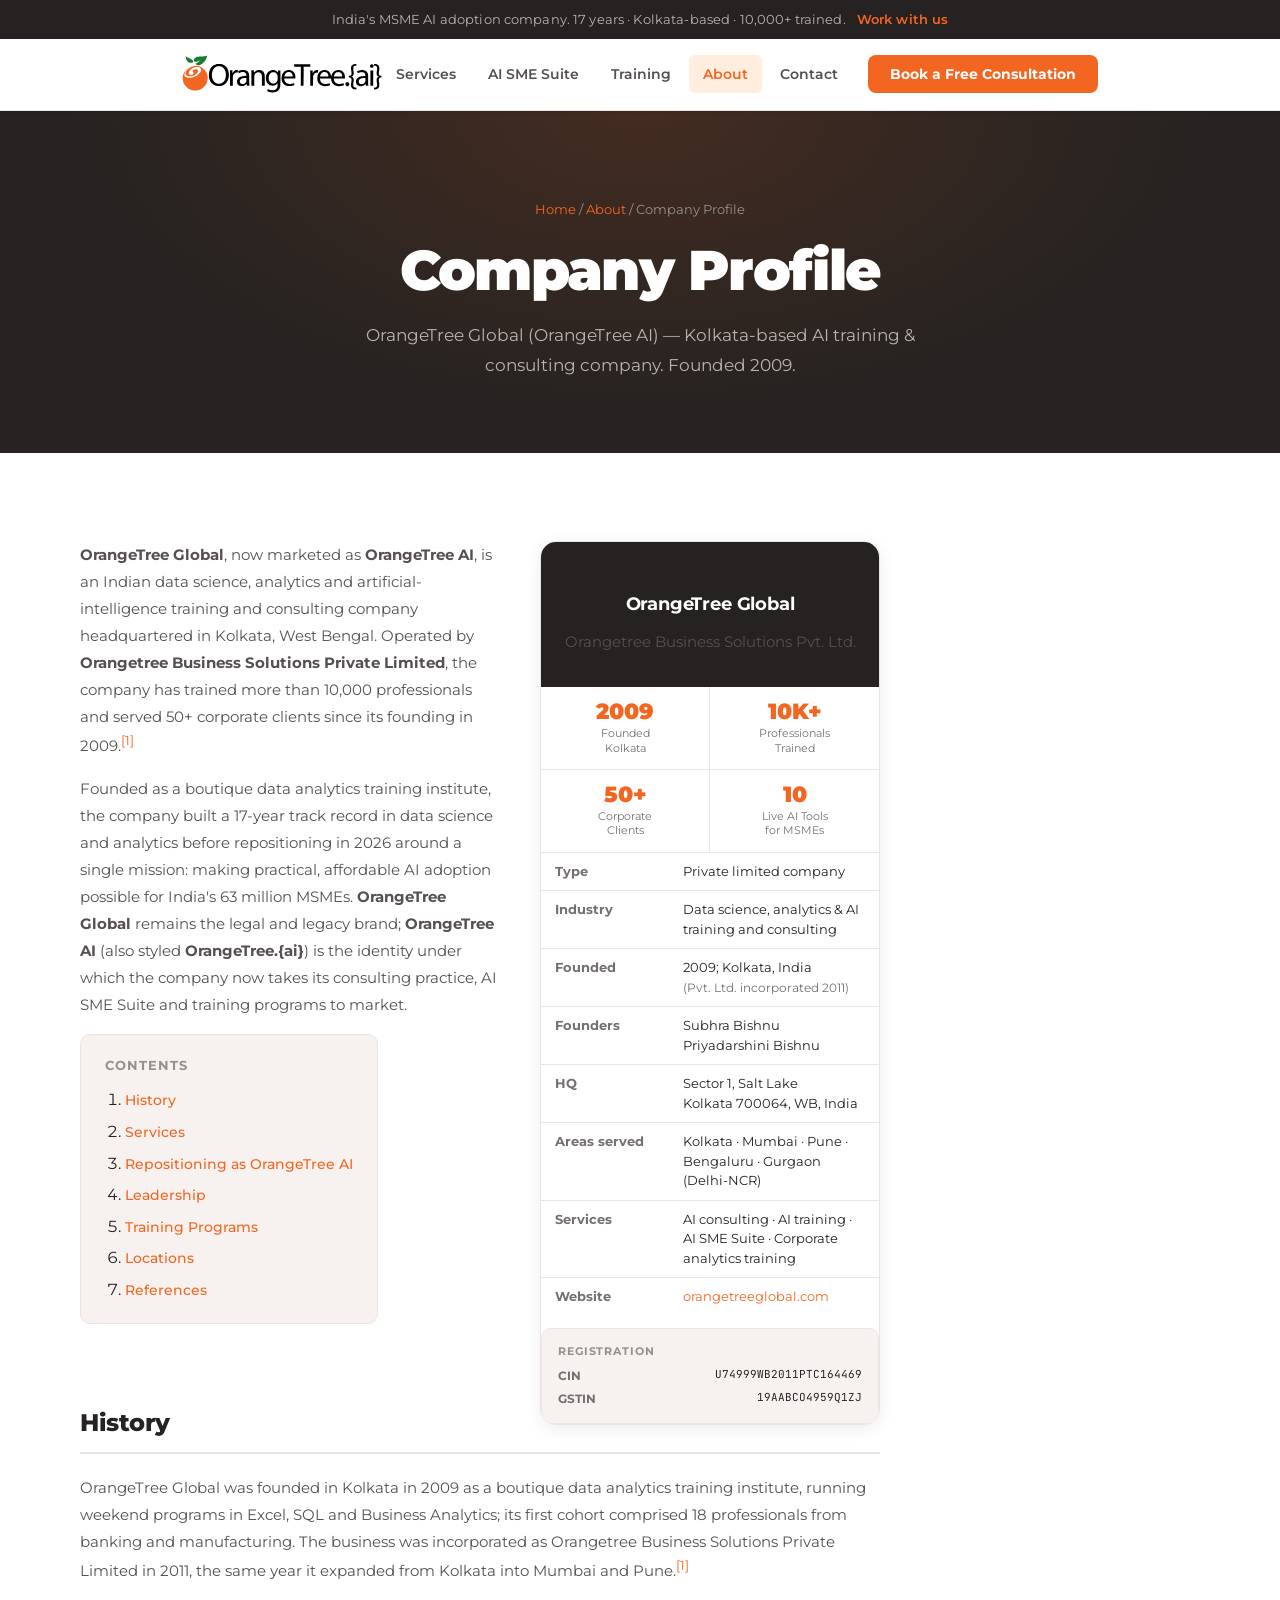
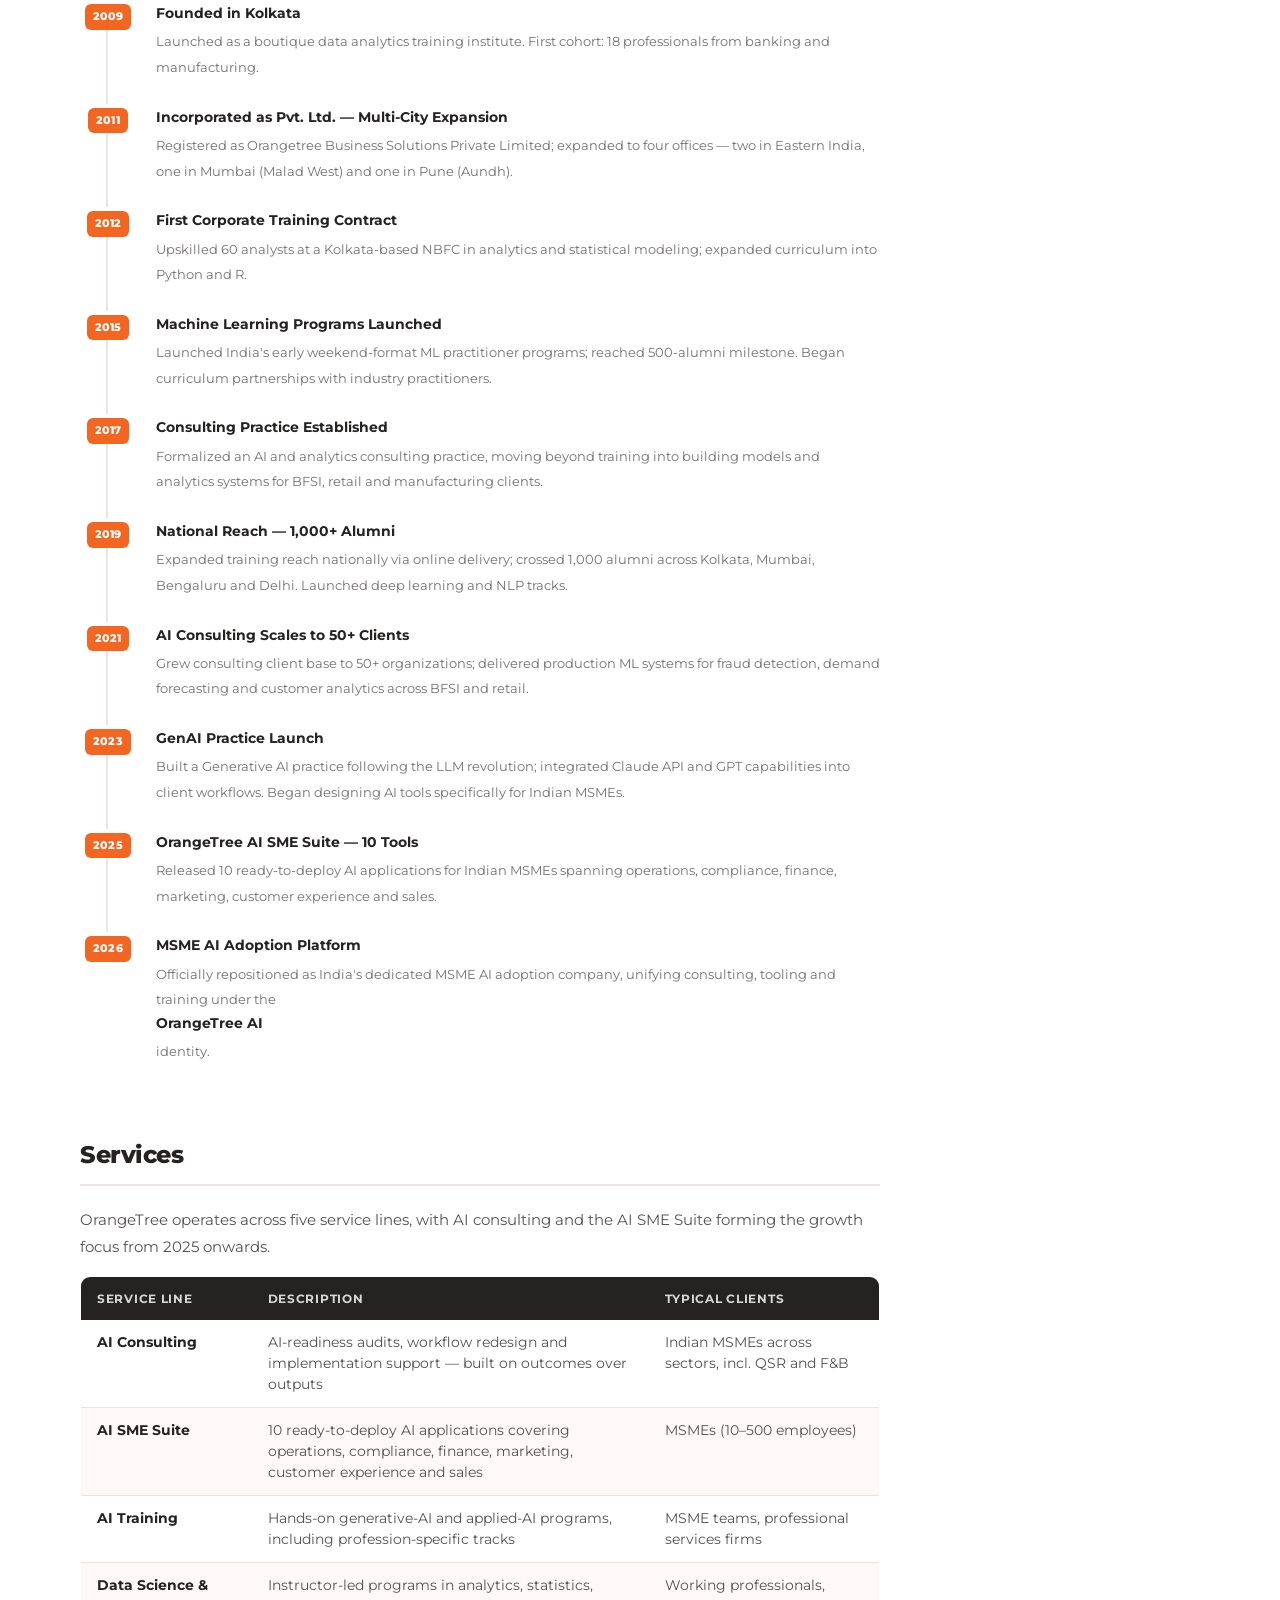
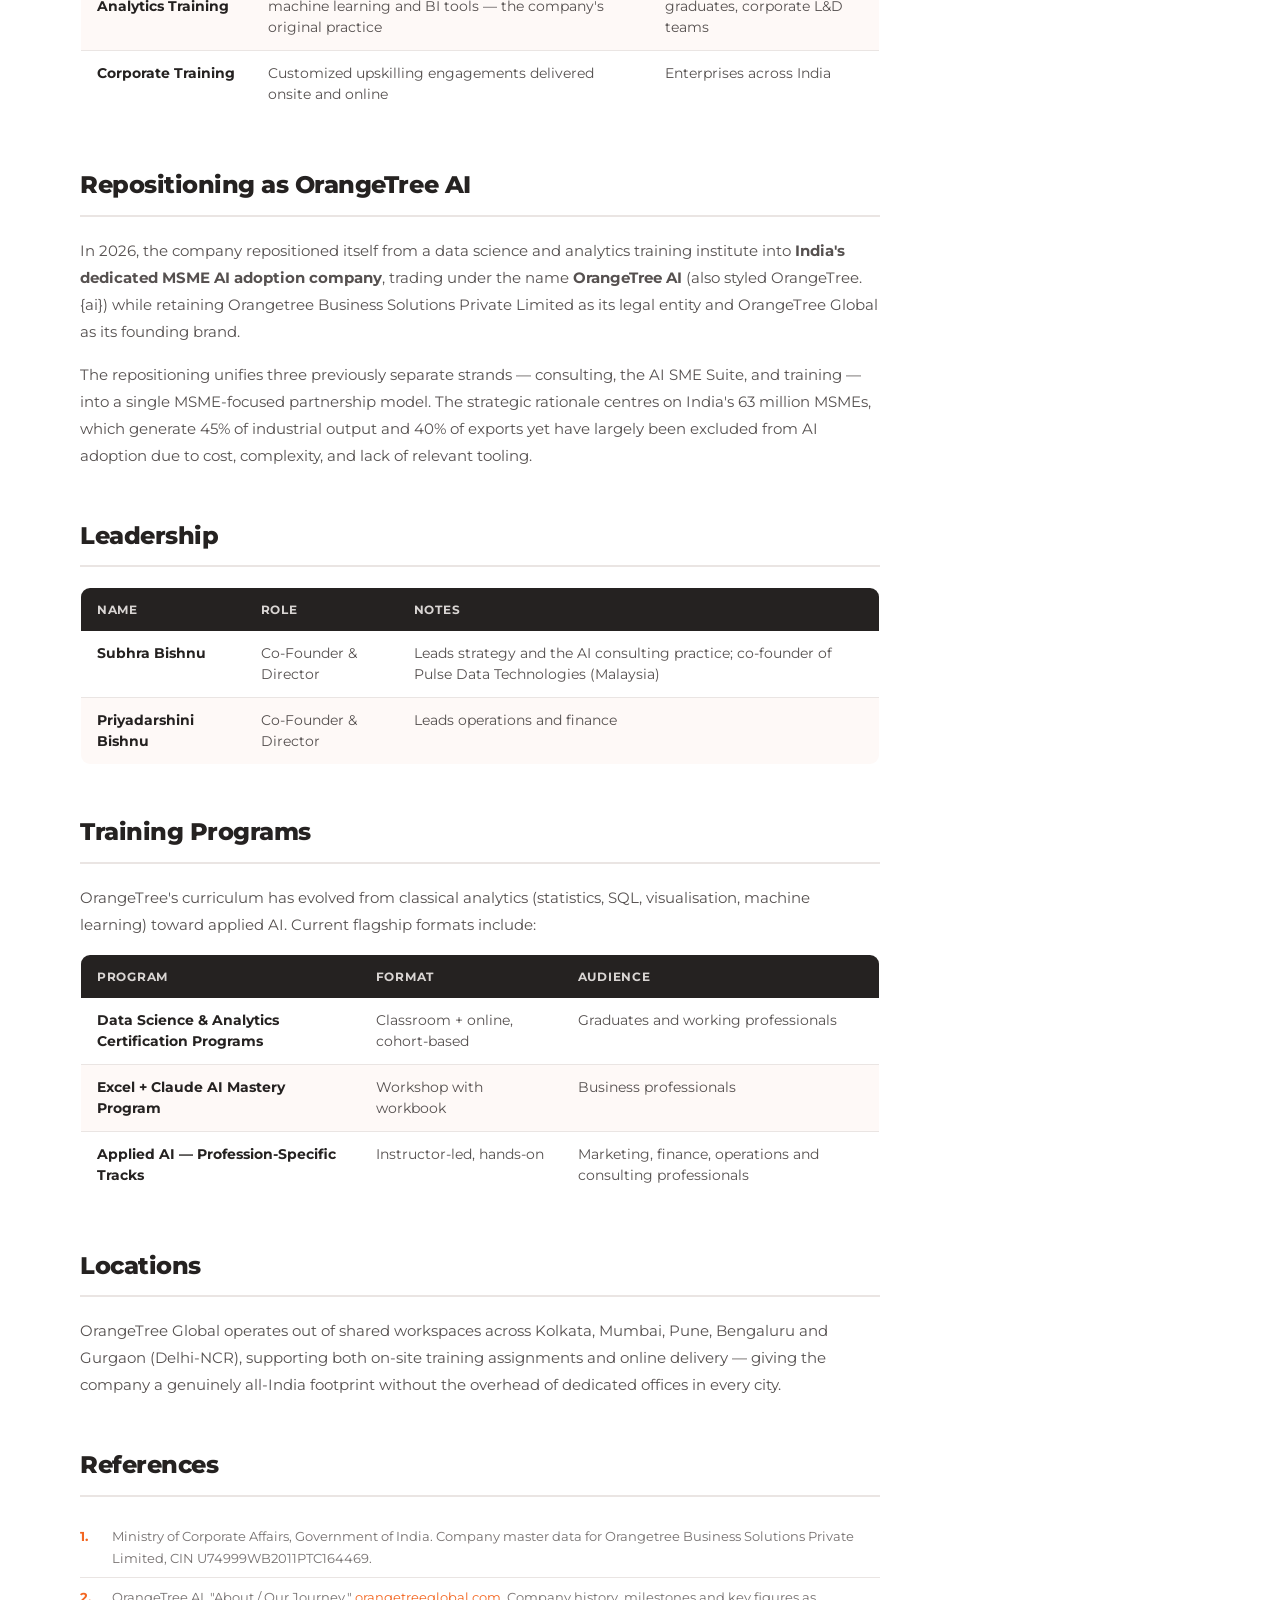
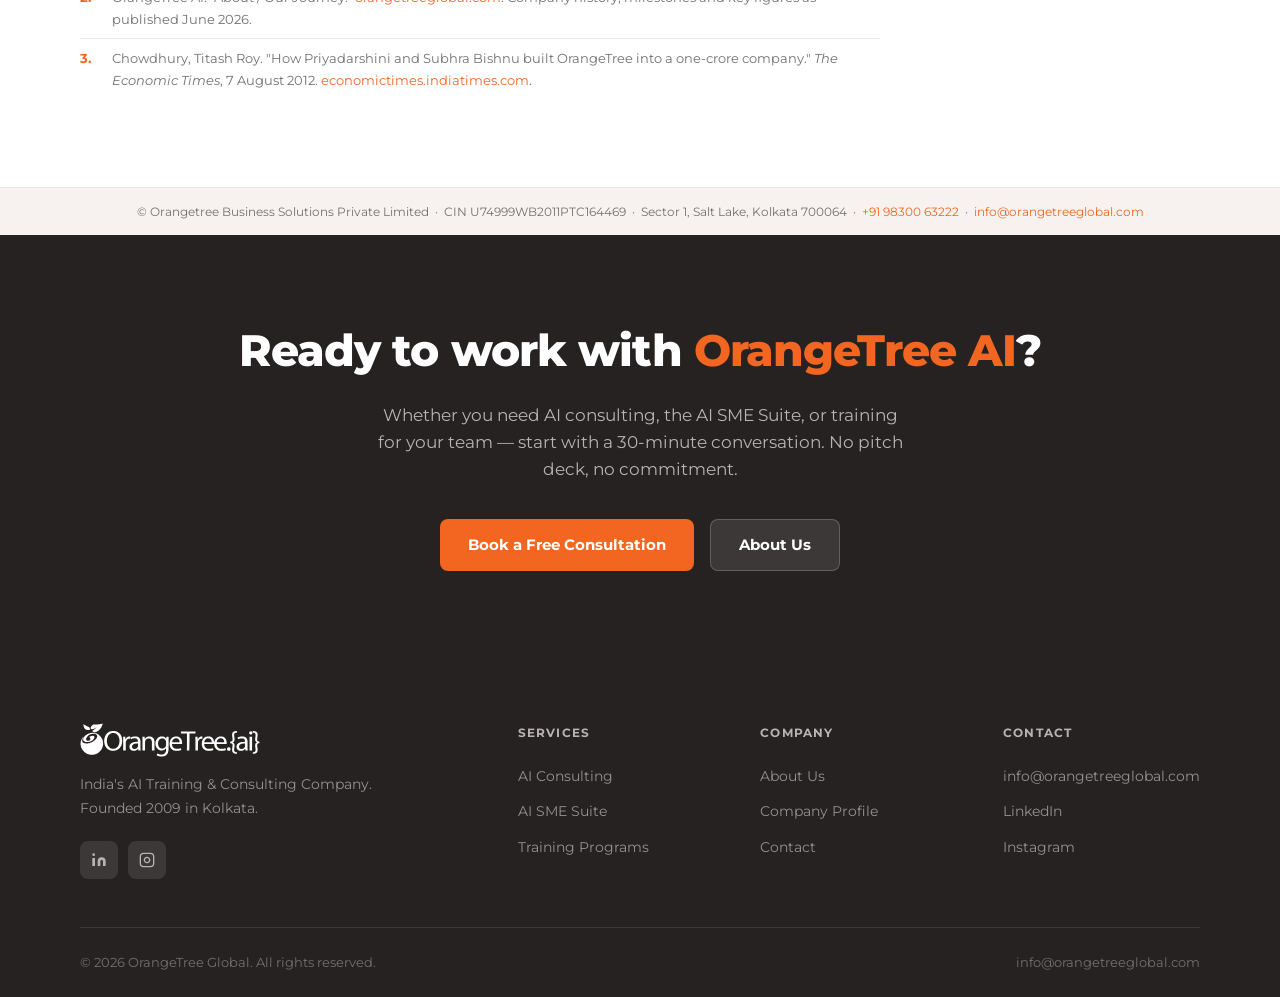
<file: company-profile.html>
<!DOCTYPE html>
<html lang="en">
<head>
<meta charset="UTF-8">
<meta name="viewport" content="width=device-width, initial-scale=1.0">
<title>Company Profile — OrangeTree Global (OrangeTree AI)</title>
<meta name="description" content="OrangeTree Global (OrangeTree AI): Kolkata-based data science, analytics &amp; AI training and consulting firm, founded 2009. 10,000+ trained, 50+ clients. CIN U74999WB2011PTC164469.">
<link rel="canonical" href="https://orangetreeglobal.com/company-profile.html">
<link rel="stylesheet" href="style.css">
<style>
/* ---- Company Profile specific styles ---- */
.info-table-wrap {
  float: right;
  margin: 0 0 32px 40px;
  min-width: 280px;
  max-width: 340px;
  background: var(--white);
  border: 1px solid var(--border);
  border-radius: var(--radius-lg);
  overflow: hidden;
  box-shadow: var(--shadow);
}
.info-table-header {
  background: var(--ot-neutral-900);
  color: var(--white);
  text-align: center;
  padding: 20px 20px 16px;
}
.info-table-header h3 {
  font-size: 16px;
  font-weight: 800;
  margin-bottom: 4px;
  letter-spacing: -0.01em;
}
.info-table-header p {
  font-size: 12px;
  color: var(--ot-neutral-400);
}
.info-table-stats {
  display: grid;
  grid-template-columns: 1fr 1fr;
  gap: 0;
  border-bottom: 1px solid var(--border);
}
.info-stat {
  padding: 14px 16px;
  text-align: center;
  border-right: 1px solid var(--border);
  border-bottom: 1px solid var(--border);
}
.info-stat:nth-child(even) { border-right: none; }
.info-stat:nth-child(n+3) { border-bottom: none; }
.info-stat-num { font-size: 22px; font-weight: 900; color: var(--orange); line-height: 1; margin-bottom: 3px; }
.info-stat-label { font-size: 11px; color: var(--text-light); line-height: 1.3; }
.info-table {
  width: 100%;
  border-collapse: collapse;
  font-size: 13px;
}
.info-table td {
  padding: 9px 14px;
  border-bottom: 1px solid var(--border);
  vertical-align: top;
  line-height: 1.5;
}
.info-table td:first-child {
  font-weight: 700;
  color: var(--ot-neutral-600);
  white-space: nowrap;
  width: 38%;
}
.info-table td:last-child { color: var(--text); }
.info-table tr:last-child td { border-bottom: none; }

.reg-box {
  background: var(--ot-neutral-100);
  border: 1px solid var(--border);
  border-radius: var(--radius);
  padding: 14px 16px;
  margin-top: 12px;
  font-size: 12px;
}
.reg-box strong { display: block; font-size: 11px; text-transform: uppercase; letter-spacing: 0.08em; color: var(--ot-neutral-500); margin-bottom: 6px; }
.reg-row { display: flex; justify-content: space-between; margin-bottom: 4px; }
.reg-row:last-child { margin-bottom: 0; }
.reg-label { font-weight: 700; color: var(--ot-neutral-600); }
.reg-val { font-family: 'JetBrains Mono', monospace; color: var(--text); font-size: 11px; }

/* Article layout */
.article-body {
  max-width: 800px;
}
.article-body::after { content: ''; display: table; clear: both; }
.article-lead {
  font-size: 17px;
  line-height: 1.8;
  color: var(--text);
  margin-bottom: 20px;
}
.article-body h2 {
  font-size: 24px;
  font-weight: 800;
  letter-spacing: -0.02em;
  color: var(--text);
  margin: 48px 0 20px;
  padding-bottom: 10px;
  border-bottom: 2px solid var(--border);
}
.article-body h3 { font-size: 18px; font-weight: 700; margin: 28px 0 10px; }
.article-body p { font-size: 15px; line-height: 1.8; color: var(--ot-neutral-700); margin-bottom: 16px; }

/* Contents box */
.toc-box {
  background: var(--ot-neutral-100);
  border: 1px solid var(--border);
  border-radius: var(--radius);
  padding: 20px 24px;
  margin-bottom: 32px;
  display: inline-block;
  min-width: 240px;
}
.toc-box strong {
  display: block;
  font-size: 13px;
  font-weight: 700;
  text-transform: uppercase;
  letter-spacing: 0.08em;
  color: var(--ot-neutral-500);
  margin-bottom: 12px;
}
.toc-box ol {
  list-style: decimal;
  padding-left: 20px;
  display: flex;
  flex-direction: column;
  gap: 6px;
}
.toc-box ol li a {
  font-size: 14px;
  color: var(--orange);
  font-weight: 500;
  text-decoration: none;
}
.toc-box ol li a:hover { text-decoration: underline; }

/* Data tables */
.data-table {
  width: 100%;
  border-collapse: collapse;
  font-size: 14px;
  margin-bottom: 24px;
  background: var(--white);
  border: 1px solid var(--border);
  border-radius: var(--radius);
  overflow: hidden;
}
.data-table th {
  background: var(--ot-neutral-900);
  color: var(--ot-neutral-300);
  padding: 12px 16px;
  text-align: left;
  font-size: 12px;
  font-weight: 700;
  text-transform: uppercase;
  letter-spacing: 0.06em;
}
.data-table td {
  padding: 12px 16px;
  border-bottom: 1px solid var(--border);
  color: var(--ot-neutral-700);
  line-height: 1.5;
  vertical-align: top;
}
.data-table tr:last-child td { border-bottom: none; }
.data-table tr:nth-child(even) td { background: var(--ot-neutral-50); }
.data-table td strong { color: var(--text); font-weight: 700; }

/* Timeline (history) */
.hist-list { list-style: none; padding: 0; }
.hist-item {
  display: grid;
  grid-template-columns: 56px 1fr;
  gap: 20px;
  padding-bottom: 24px;
  position: relative;
}
.hist-item::before {
  content: '';
  position: absolute;
  left: 26px;
  top: 24px;
  bottom: 0;
  width: 2px;
  background: var(--border);
}
.hist-item:last-child::before { display: none; }
.hist-year-col { text-align: center; padding-top: 2px; }
.hist-year-badge {
  display: inline-block;
  background: var(--orange);
  color: var(--white);
  font-size: 11px;
  font-weight: 800;
  padding: 4px 8px;
  border-radius: 6px;
  letter-spacing: 0.02em;
  position: relative;
  z-index: 1;
}
.hist-content { padding-top: 2px; }
.hist-content strong { display: block; font-size: 14px; font-weight: 700; color: var(--text); margin-bottom: 4px; }
.hist-content span { font-size: 13px; color: var(--text-light); line-height: 1.6; }

/* References */
.ref-list {
  list-style: none;
  padding: 0;
  counter-reset: refs;
}
.ref-list li {
  counter-increment: refs;
  font-size: 13px;
  color: var(--text-light);
  line-height: 1.7;
  padding: 8px 0 8px 32px;
  position: relative;
  border-bottom: 1px solid var(--border);
}
.ref-list li:last-child { border-bottom: none; }
.ref-list li::before {
  content: counter(refs) '.';
  position: absolute;
  left: 0;
  font-weight: 700;
  color: var(--orange);
}
.ref-list li a { color: var(--orange); }
.ref-list li a:hover { text-decoration: underline; }

/* Legal footer strip */
.legal-strip {
  background: var(--ot-neutral-100);
  border-top: 1px solid var(--border);
  padding: 14px 0;
  text-align: center;
  font-size: 12px;
  color: var(--text-light);
}
.legal-strip a { color: var(--orange); }

@media (max-width: 768px) {
  .info-table-wrap { float: none; margin: 0 0 32px 0; max-width: 100%; }
  .article-body { max-width: 100%; }
}
</style>
</head>
<body>

<div class="ann-bar">
  India's MSME AI adoption company. 17 years · Kolkata-based · 10,000+ trained.
  <a href="contact.html">Work with us</a>
</div>

<nav class="site-nav">
  <div class="container">
    <div class="nav-inner">
      <a href="index.html" class="nav-logo">
        <img src="logo-ai.svg" alt="OrangeTree.{ai}" style="height:38px;width:auto;">
      </a>
      <ul class="nav-menu" id="navMenu">
        <li class="nav-item"><a href="ai-consulting.html" class="nav-link">Services</a></li>
        <li class="nav-item"><a href="sme-suite.html" class="nav-link">AI SME Suite</a></li>
        <li class="nav-item"><a href="training.html" class="nav-link">Training</a></li>
        <li class="nav-item"><a href="about.html" class="nav-link nav-active">About</a></li>
        <li class="nav-item"><a href="contact.html" class="nav-link">Contact</a></li>
        <li><a href="contact.html" class="nav-cta">Book a Free Consultation</a></li>
      </ul>
      <button class="nav-toggle" onclick="document.getElementById('navMenu').classList.toggle('open')" aria-label="Menu">
        <span></span><span></span><span></span>
      </button>
    </div>
  </div>
</nav>

<!-- Page Hero -->
<section class="page-hero">
  <div class="container">
    <div class="breadcrumb"><a href="index.html">Home</a> / <a href="about.html">About</a> / Company Profile</div>
    <h1>Company Profile</h1>
    <p>OrangeTree Global (OrangeTree AI) — Kolkata-based AI training &amp; consulting company. Founded 2009.</p>
  </div>
</section>

<!-- Article Body -->
<section class="section section-bg">
  <div class="container">
    <div class="article-body">

      <!-- Infobox -->
      <div class="info-table-wrap">
        <div class="info-table-header">
          <h3>OrangeTree Global</h3>
          <p>Orangetree Business Solutions Pvt. Ltd.</p>
        </div>
        <div class="info-stat-grid" style="display:grid;grid-template-columns:1fr 1fr;border-bottom:1px solid var(--border);">
          <div class="info-stat" style="padding:14px 10px;text-align:center;border-right:1px solid var(--border);border-bottom:1px solid var(--border);">
            <div class="info-stat-num">2009</div>
            <div class="info-stat-label">Founded<br>Kolkata</div>
          </div>
          <div class="info-stat" style="padding:14px 10px;text-align:center;border-bottom:1px solid var(--border);">
            <div class="info-stat-num">10K+</div>
            <div class="info-stat-label">Professionals<br>Trained</div>
          </div>
          <div class="info-stat" style="padding:14px 10px;text-align:center;border-right:1px solid var(--border);">
            <div class="info-stat-num">50+</div>
            <div class="info-stat-label">Corporate<br>Clients</div>
          </div>
          <div class="info-stat" style="padding:14px 10px;text-align:center;">
            <div class="info-stat-num">10</div>
            <div class="info-stat-label">Live AI Tools<br>for MSMEs</div>
          </div>
        </div>
        <table class="info-table">
          <tr><td>Type</td><td>Private limited company</td></tr>
          <tr><td>Industry</td><td>Data science, analytics &amp; AI training and consulting</td></tr>
          <tr><td>Founded</td><td>2009; Kolkata, India<br><span style="font-size:12px;color:var(--text-light);">(Pvt. Ltd. incorporated 2011)</span></td></tr>
          <tr><td>Founders</td><td>Subhra Bishnu<br>Priyadarshini Bishnu</td></tr>
          <tr><td>HQ</td><td>Sector 1, Salt Lake<br>Kolkata 700064, WB, India</td></tr>
          <tr><td>Areas served</td><td>Kolkata · Mumbai · Pune · Bengaluru · Gurgaon (Delhi-NCR)</td></tr>
          <tr><td>Services</td><td>AI consulting · AI training · AI SME Suite · Corporate analytics training</td></tr>
          <tr><td>Website</td><td><a href="https://orangetreeglobal.com" style="color:var(--orange);">orangetreeglobal.com</a></td></tr>
        </table>
        <div class="reg-box">
          <strong>Registration</strong>
          <div class="reg-row"><span class="reg-label">CIN</span><span class="reg-val">U74999WB2011PTC164469</span></div>
          <div class="reg-row"><span class="reg-label">GSTIN</span><span class="reg-val">19AABCO4959Q1ZJ</span></div>
        </div>
      </div>

      <!-- Lead text -->
      <p class="article-lead"><strong>OrangeTree Global</strong>, now marketed as <strong>OrangeTree AI</strong>, is an Indian data science, analytics and artificial-intelligence training and consulting company headquartered in Kolkata, West Bengal. Operated by <strong>Orangetree Business Solutions Private Limited</strong>, the company has trained more than 10,000 professionals and served 50+ corporate clients since its founding in 2009.<sup><a href="#r1" style="color:var(--orange);">[1]</a></sup></p>

      <p class="article-lead">Founded as a boutique data analytics training institute, the company built a 17-year track record in data science and analytics before repositioning in 2026 around a single mission: making practical, affordable AI adoption possible for India's 63 million MSMEs. <strong>OrangeTree Global</strong> remains the legal and legacy brand; <strong>OrangeTree AI</strong> (also styled <strong>OrangeTree.{ai}</strong>) is the identity under which the company now takes its consulting practice, AI SME Suite and training programs to market.</p>

      <!-- Table of Contents -->
      <div class="toc-box">
        <strong>Contents</strong>
        <ol>
          <li><a href="#history">History</a></li>
          <li><a href="#services">Services</a></li>
          <li><a href="#orangetree-ai">Repositioning as OrangeTree AI</a></li>
          <li><a href="#leadership">Leadership</a></li>
          <li><a href="#programs">Training Programs</a></li>
          <li><a href="#locations">Locations</a></li>
          <li><a href="#references">References</a></li>
        </ol>
      </div>

      <!-- History -->
      <h2 id="history">History</h2>
      <p>OrangeTree Global was founded in Kolkata in 2009 as a boutique data analytics training institute, running weekend programs in Excel, SQL and Business Analytics; its first cohort comprised 18 professionals from banking and manufacturing. The business was incorporated as Orangetree Business Solutions Private Limited in 2011, the same year it expanded from Kolkata into Mumbai and Pune.<sup><a href="#r1" style="color:var(--orange);">[1]</a></sup></p>

      <ul class="hist-list">
        <li class="hist-item">
          <div class="hist-year-col"><span class="hist-year-badge">2009</span></div>
          <div class="hist-content"><strong>Founded in Kolkata</strong><span>Launched as a boutique data analytics training institute. First cohort: 18 professionals from banking and manufacturing.</span></div>
        </li>
        <li class="hist-item">
          <div class="hist-year-col"><span class="hist-year-badge">2011</span></div>
          <div class="hist-content"><strong>Incorporated as Pvt. Ltd. — Multi-City Expansion</strong><span>Registered as Orangetree Business Solutions Private Limited; expanded to four offices — two in Eastern India, one in Mumbai (Malad West) and one in Pune (Aundh).</span></div>
        </li>
        <li class="hist-item">
          <div class="hist-year-col"><span class="hist-year-badge">2012</span></div>
          <div class="hist-content"><strong>First Corporate Training Contract</strong><span>Upskilled 60 analysts at a Kolkata-based NBFC in analytics and statistical modeling; expanded curriculum into Python and R.</span></div>
        </li>
        <li class="hist-item">
          <div class="hist-year-col"><span class="hist-year-badge">2015</span></div>
          <div class="hist-content"><strong>Machine Learning Programs Launched</strong><span>Launched India's early weekend-format ML practitioner programs; reached 500-alumni milestone. Began curriculum partnerships with industry practitioners.</span></div>
        </li>
        <li class="hist-item">
          <div class="hist-year-col"><span class="hist-year-badge">2017</span></div>
          <div class="hist-content"><strong>Consulting Practice Established</strong><span>Formalized an AI and analytics consulting practice, moving beyond training into building models and analytics systems for BFSI, retail and manufacturing clients.</span></div>
        </li>
        <li class="hist-item">
          <div class="hist-year-col"><span class="hist-year-badge">2019</span></div>
          <div class="hist-content"><strong>National Reach — 1,000+ Alumni</strong><span>Expanded training reach nationally via online delivery; crossed 1,000 alumni across Kolkata, Mumbai, Bengaluru and Delhi. Launched deep learning and NLP tracks.</span></div>
        </li>
        <li class="hist-item">
          <div class="hist-year-col"><span class="hist-year-badge">2021</span></div>
          <div class="hist-content"><strong>AI Consulting Scales to 50+ Clients</strong><span>Grew consulting client base to 50+ organizations; delivered production ML systems for fraud detection, demand forecasting and customer analytics across BFSI and retail.</span></div>
        </li>
        <li class="hist-item">
          <div class="hist-year-col"><span class="hist-year-badge">2023</span></div>
          <div class="hist-content"><strong>GenAI Practice Launch</strong><span>Built a Generative AI practice following the LLM revolution; integrated Claude API and GPT capabilities into client workflows. Began designing AI tools specifically for Indian MSMEs.</span></div>
        </li>
        <li class="hist-item">
          <div class="hist-year-col"><span class="hist-year-badge">2025</span></div>
          <div class="hist-content"><strong>OrangeTree AI SME Suite — 10 Tools</strong><span>Released 10 ready-to-deploy AI applications for Indian MSMEs spanning operations, compliance, finance, marketing, customer experience and sales.</span></div>
        </li>
        <li class="hist-item">
          <div class="hist-year-col"><span class="hist-year-badge">2026</span></div>
          <div class="hist-content"><strong>MSME AI Adoption Platform</strong><span>Officially repositioned as India's dedicated MSME AI adoption company, unifying consulting, tooling and training under the <strong>OrangeTree AI</strong> identity.</span></div>
        </li>
      </ul>

      <!-- Services -->
      <h2 id="services">Services</h2>
      <p>OrangeTree operates across five service lines, with AI consulting and the AI SME Suite forming the growth focus from 2025 onwards.</p>

      <table class="data-table">
        <thead>
          <tr>
            <th>Service Line</th>
            <th>Description</th>
            <th>Typical Clients</th>
          </tr>
        </thead>
        <tbody>
          <tr>
            <td><strong>AI Consulting</strong></td>
            <td>AI-readiness audits, workflow redesign and implementation support — built on outcomes over outputs</td>
            <td>Indian MSMEs across sectors, incl. QSR and F&amp;B</td>
          </tr>
          <tr>
            <td><strong>AI SME Suite</strong></td>
            <td>10 ready-to-deploy AI applications covering operations, compliance, finance, marketing, customer experience and sales</td>
            <td>MSMEs (10–500 employees)</td>
          </tr>
          <tr>
            <td><strong>AI Training</strong></td>
            <td>Hands-on generative-AI and applied-AI programs, including profession-specific tracks</td>
            <td>MSME teams, professional services firms</td>
          </tr>
          <tr>
            <td><strong>Data Science &amp; Analytics Training</strong></td>
            <td>Instructor-led programs in analytics, statistics, machine learning and BI tools — the company's original practice</td>
            <td>Working professionals, graduates, corporate L&amp;D teams</td>
          </tr>
          <tr>
            <td><strong>Corporate Training</strong></td>
            <td>Customized upskilling engagements delivered onsite and online</td>
            <td>Enterprises across India</td>
          </tr>
        </tbody>
      </table>

      <!-- Repositioning -->
      <h2 id="orangetree-ai">Repositioning as OrangeTree AI</h2>
      <p>In 2026, the company repositioned itself from a data science and analytics training institute into <strong>India's dedicated MSME AI adoption company</strong>, trading under the name <strong>OrangeTree AI</strong> (also styled OrangeTree.{ai}) while retaining Orangetree Business Solutions Private Limited as its legal entity and OrangeTree Global as its founding brand.</p>
      <p>The repositioning unifies three previously separate strands — consulting, the AI SME Suite, and training — into a single MSME-focused partnership model. The strategic rationale centres on India's 63 million MSMEs, which generate 45% of industrial output and 40% of exports yet have largely been excluded from AI adoption due to cost, complexity, and lack of relevant tooling.</p>

      <!-- Leadership -->
      <h2 id="leadership">Leadership</h2>
      <table class="data-table">
        <thead>
          <tr>
            <th>Name</th>
            <th>Role</th>
            <th>Notes</th>
          </tr>
        </thead>
        <tbody>
          <tr>
            <td><strong>Subhra Bishnu</strong></td>
            <td>Co-Founder &amp; Director</td>
            <td>Leads strategy and the AI consulting practice; co-founder of Pulse Data Technologies (Malaysia)</td>
          </tr>
          <tr>
            <td><strong>Priyadarshini Bishnu</strong></td>
            <td>Co-Founder &amp; Director</td>
            <td>Leads operations and finance</td>
          </tr>
        </tbody>
      </table>

      <!-- Training Programs -->
      <h2 id="programs">Training Programs</h2>
      <p>OrangeTree's curriculum has evolved from classical analytics (statistics, SQL, visualisation, machine learning) toward applied AI. Current flagship formats include:</p>
      <table class="data-table">
        <thead>
          <tr>
            <th>Program</th>
            <th>Format</th>
            <th>Audience</th>
          </tr>
        </thead>
        <tbody>
          <tr>
            <td><strong>Data Science &amp; Analytics Certification Programs</strong></td>
            <td>Classroom + online, cohort-based</td>
            <td>Graduates and working professionals</td>
          </tr>
          <tr>
            <td><strong>Excel + Claude AI Mastery Program</strong></td>
            <td>Workshop with workbook</td>
            <td>Business professionals</td>
          </tr>
          <tr>
            <td><strong>Applied AI — Profession-Specific Tracks</strong></td>
            <td>Instructor-led, hands-on</td>
            <td>Marketing, finance, operations and consulting professionals</td>
          </tr>
        </tbody>
      </table>

      <!-- Locations -->
      <h2 id="locations">Locations</h2>
      <p>OrangeTree Global operates out of shared workspaces across Kolkata, Mumbai, Pune, Bengaluru and Gurgaon (Delhi-NCR), supporting both on-site training assignments and online delivery — giving the company a genuinely all-India footprint without the overhead of dedicated offices in every city.</p>

      <!-- References -->
      <h2 id="references">References</h2>
      <ol class="ref-list">
        <li id="r1">Ministry of Corporate Affairs, Government of India. Company master data for Orangetree Business Solutions Private Limited, CIN U74999WB2011PTC164469.</li>
        <li id="r2">OrangeTree AI. "About / Our Journey." <a href="https://orangetreeglobal.com/about.html">orangetreeglobal.com</a>. Company history, milestones and key figures as published June 2026.</li>
        <li id="r3">Chowdhury, Titash Roy. "How Priyadarshini and Subhra Bishnu built OrangeTree into a one-crore company." <em>The Economic Times</em>, 7 August 2012. <a href="https://economictimes.indiatimes.com/east/how-priyadarshini-and-subhra-bishnu-built-orangetree-into-a-one-crore-company/articleshow/15387646.cms" target="_blank">economictimes.indiatimes.com</a>.</li>
      </ol>

    </div><!-- /.article-body -->
  </div>
</section>

<!-- Legal Strip -->
<div class="legal-strip">
  © Orangetree Business Solutions Private Limited &nbsp;·&nbsp; CIN U74999WB2011PTC164469 &nbsp;·&nbsp; Sector 1, Salt Lake, Kolkata 700064 &nbsp;·&nbsp; <a href="tel:+919830063222">+91 98300 63222</a> &nbsp;·&nbsp; <a href="mailto:info@orangetreeglobal.com">info@orangetreeglobal.com</a>
</div>

<!-- CTA Band -->
<div class="cta-band">
  <div class="container">
    <h2>Ready to work with <span>OrangeTree AI</span>?</h2>
    <p>Whether you need AI consulting, the AI SME Suite, or training for your team — start with a 30-minute conversation. No pitch deck, no commitment.</p>
    <div style="display:flex;gap:16px;justify-content:center;flex-wrap:wrap;">
      <a href="contact.html" class="btn btn-primary">Book a Free Consultation</a>
      <a href="about.html" class="btn" style="background:rgba(255,255,255,0.1);color:#fff;border:1px solid rgba(255,255,255,0.2);">About Us</a>
    </div>
  </div>
</div>

<footer class="site-footer">
  <div class="container">
    <div class="footer-top">
      <div class="footer-brand">
        <img src="logo-ai-white.svg" alt="OrangeTree.{ai}" style="height:34px;width:auto;margin-bottom:16px;">
        <p>India's AI Training &amp; Consulting Company. Founded 2009 in Kolkata.</p>
        <div class="footer-social">
          <a href="https://www.linkedin.com/company/orangetreeglobal" target="_blank" aria-label="LinkedIn">
            <svg width="16" height="16" viewBox="0 0 24 24" fill="currentColor"><path d="M16 8a6 6 0 0 1 6 6v7h-4v-7a2 2 0 0 0-4 0v7h-4v-7a6 6 0 0 1 6-6z"/><rect x="2" y="9" width="4" height="12"/><circle cx="4" cy="4" r="2"/></svg>
          </a>
          <a href="https://www.instagram.com/orangetreeglobal" target="_blank" aria-label="Instagram">
            <svg width="16" height="16" viewBox="0 0 24 24" fill="none" stroke="currentColor" stroke-width="2"><rect x="2" y="2" width="20" height="20" rx="5"/><path d="M16 11.37A4 4 0 1 1 12.63 8A4 4 0 0 1 16 11.37z"/></svg>
          </a>
        </div>
      </div>
      <div class="footer-col">
        <h4>Services</h4>
        <ul>
          <li><a href="ai-consulting.html">AI Consulting</a></li>
          <li><a href="sme-suite.html">AI SME Suite</a></li>
          <li><a href="training.html">Training Programs</a></li>
        </ul>
      </div>
      <div class="footer-col">
        <h4>Company</h4>
        <ul>
          <li><a href="about.html">About Us</a></li>
          <li><a href="company-profile.html">Company Profile</a></li>
          <li><a href="contact.html">Contact</a></li>
        </ul>
      </div>
      <div class="footer-col">
        <h4>Contact</h4>
        <ul>
          <li><a href="mailto:info@orangetreeglobal.com">info@orangetreeglobal.com</a></li>
          <li><a href="https://www.linkedin.com/company/orangetreeglobal">LinkedIn</a></li>
          <li><a href="https://www.instagram.com/orangetreeglobal">Instagram</a></li>
        </ul>
      </div>
    </div>
    <div class="footer-bottom">
      <p>&copy; 2026 OrangeTree Global. All rights reserved.</p>
      <p>info@orangetreeglobal.com</p>
    </div>
  </div>
</footer>

</body>
</html>
</file>
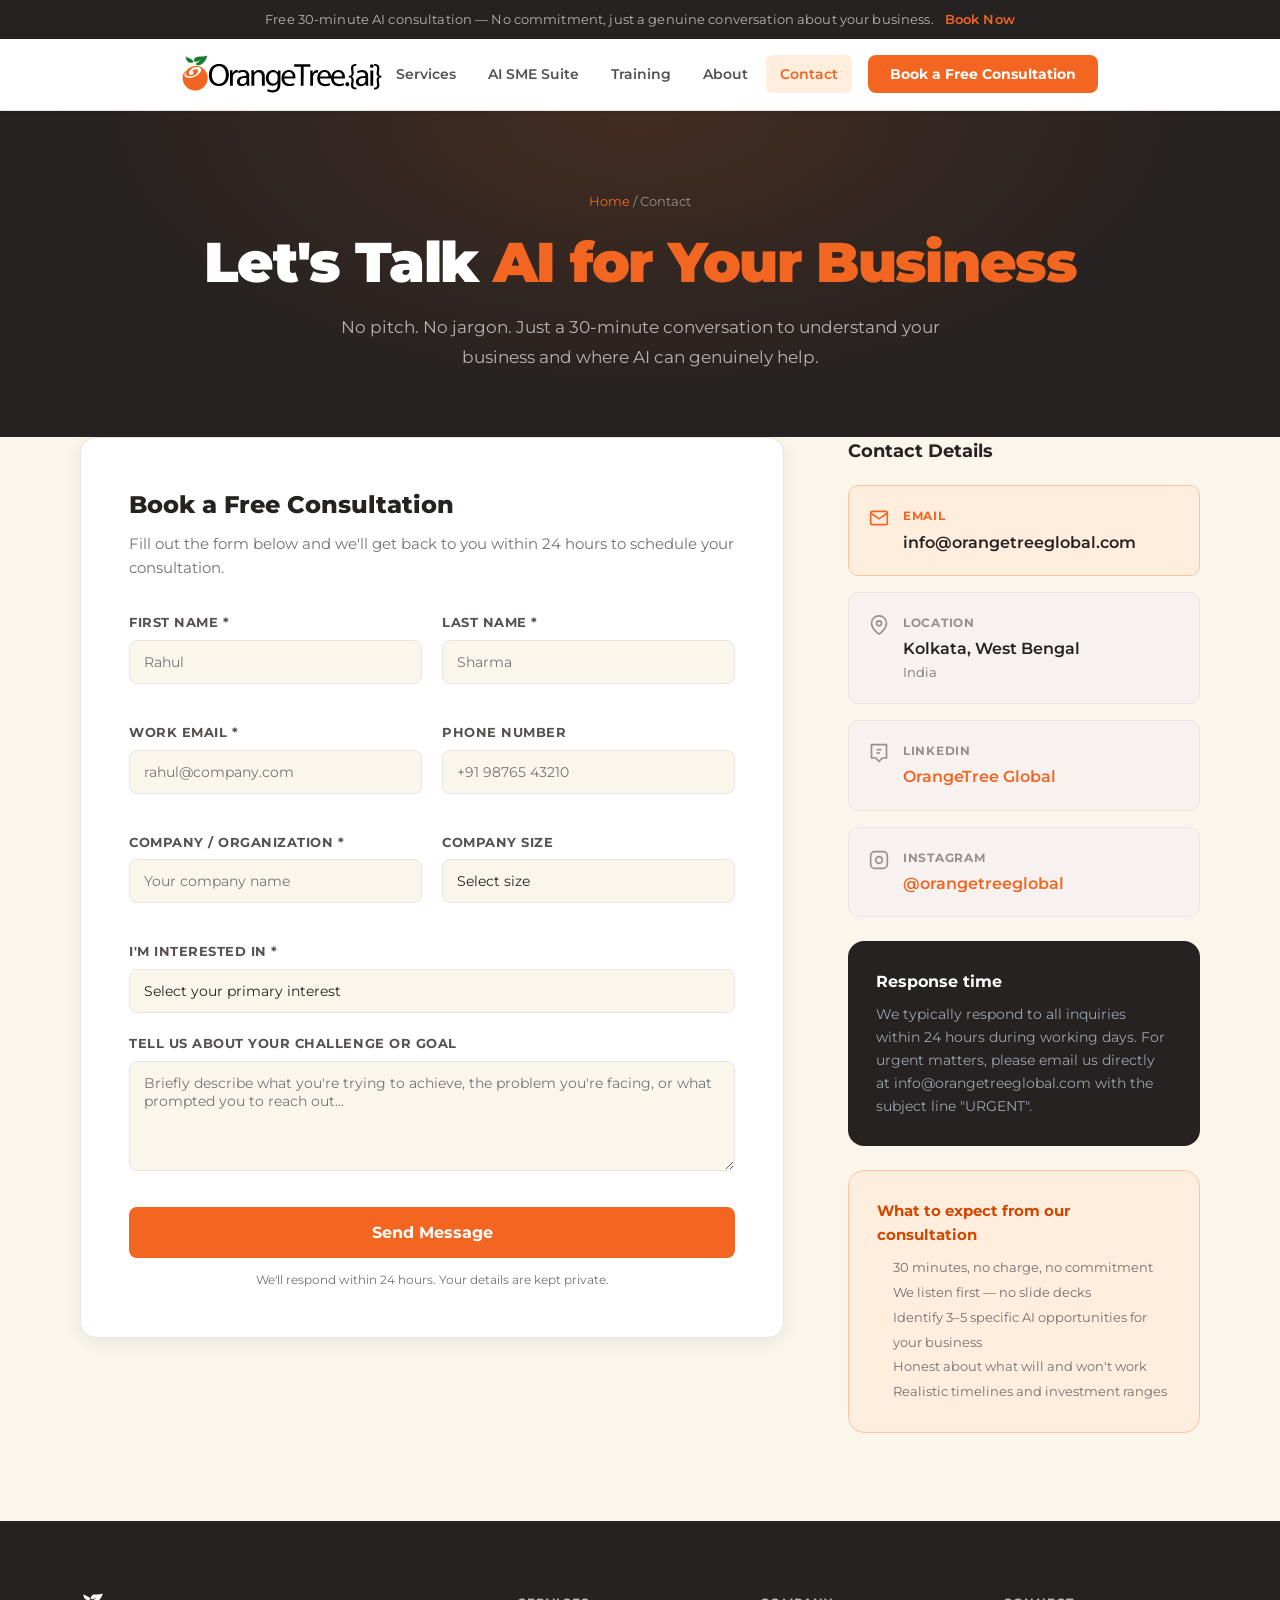
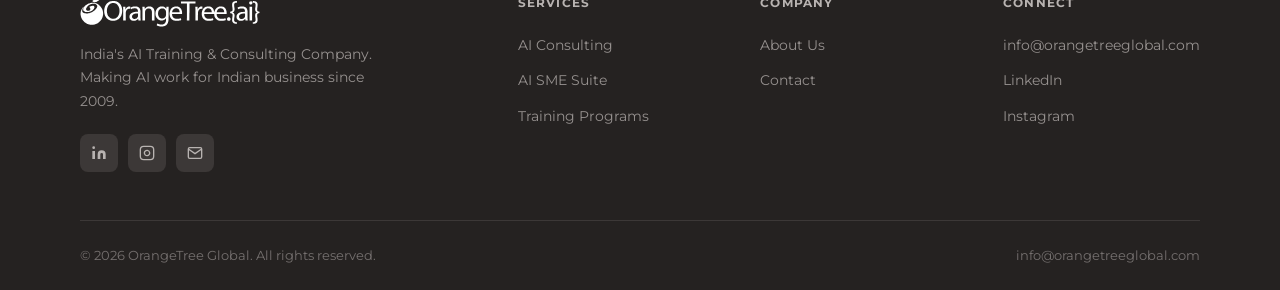
<file: contact.html>
<!DOCTYPE html>
<html lang="en">
<head>
<meta charset="UTF-8">
<meta name="viewport" content="width=device-width, initial-scale=1.0">
<title>Contact Us | OrangeTree Global</title>
<meta name="description" content="Get in touch with OrangeTree Global. Book a free AI consultation, discuss training programs, or request a demo of our AI SME Suite.">
<link rel="stylesheet" href="style.css">
</head>
<body>

<div class="ann-bar">
  Free 30-minute AI consultation — No commitment, just a genuine conversation about your business.
  <a href="#contact-form">Book Now</a>
</div>

<nav class="site-nav">
  <div class="container">
    <div class="nav-inner">
      <a href="index.html" class="nav-logo">
        <img src="logo-ai.svg" alt="OrangeTree.{ai}" style="height:38px;width:auto;">
      </a>
      <ul class="nav-menu" id="navMenu">
        <li class="nav-item"><a href="ai-consulting.html" class="nav-link">Services</a></li>
        <li class="nav-item"><a href="sme-suite.html" class="nav-link">AI SME Suite</a></li>
        <li class="nav-item"><a href="training.html" class="nav-link">Training</a></li>
        <li class="nav-item"><a href="about.html" class="nav-link">About</a></li>
        <li class="nav-item"><a href="contact.html" class="nav-link nav-active">Contact</a></li>
        <li><a href="#contact-form" class="nav-cta">Book a Free Consultation</a></li>
      </ul>
      <button class="nav-toggle" onclick="document.getElementById('navMenu').classList.toggle('open')" aria-label="Menu">
        <span></span><span></span><span></span>
      </button>
    </div>
  </div>
</nav>

<!-- Hero -->
<section class="page-hero" style="padding:80px 0 64px;">
  <div class="container">
    <div class="breadcrumb"><a href="index.html">Home</a> / Contact</div>
    <h1>Let's Talk <span>AI for Your Business</span></h1>
    <p>No pitch. No jargon. Just a 30-minute conversation to understand your business and where AI can genuinely help.</p>
  </div>
</section>

<!-- Contact Section -->
<section class="section" style="padding-top:0;">
  <div class="container">
    <div style="display:grid;grid-template-columns:2fr 1fr;gap:64px;align-items:start;">

      <!-- Form -->
      <div id="contact-form">
        <div style="background:#fff;border:1px solid var(--border);border-radius:var(--radius-lg);padding:48px;box-shadow:var(--shadow);">
          <h2 style="font-size:24px;font-weight:800;margin-bottom:8px;">Book a Free Consultation</h2>
          <p style="font-size:15px;color:var(--text-light);margin-bottom:32px;">Fill out the form below and we'll get back to you within 24 hours to schedule your consultation.</p>
          <form action="mailto:info@orangetreeglobal.com" method="post" enctype="text/plain">
            <div style="display:grid;grid-template-columns:1fr 1fr;gap:20px;margin-bottom:20px;">
              <div class="form-group">
                <label class="form-label">First Name *</label>
                <input type="text" name="first_name" class="form-input" placeholder="Rahul" required>
              </div>
              <div class="form-group">
                <label class="form-label">Last Name *</label>
                <input type="text" name="last_name" class="form-input" placeholder="Sharma" required>
              </div>
            </div>
            <div style="display:grid;grid-template-columns:1fr 1fr;gap:20px;margin-bottom:20px;">
              <div class="form-group">
                <label class="form-label">Work Email *</label>
                <input type="email" name="email" class="form-input" placeholder="rahul@company.com" required>
              </div>
              <div class="form-group">
                <label class="form-label">Phone Number</label>
                <input type="tel" name="phone" class="form-input" placeholder="+91 98765 43210">
              </div>
            </div>
            <div style="display:grid;grid-template-columns:1fr 1fr;gap:20px;margin-bottom:20px;">
              <div class="form-group">
                <label class="form-label">Company / Organization *</label>
                <input type="text" name="company" class="form-input" placeholder="Your company name" required>
              </div>
              <div class="form-group">
                <label class="form-label">Company Size</label>
                <select name="company_size" class="form-input">
                  <option value="">Select size</option>
                  <option>1–10 employees</option>
                  <option>11–50 employees</option>
                  <option>51–200 employees</option>
                  <option>201–500 employees</option>
                  <option>500+ employees</option>
                </select>
              </div>
            </div>
            <div class="form-group" style="margin-bottom:20px;">
              <label class="form-label">I'm interested in *</label>
              <select name="interest" class="form-input" required>
                <option value="">Select your primary interest</option>
                <option>AI Strategy &amp; Consulting</option>
                <option>AI SME Suite (10 tools)</option>
                <option>Custom AI/ML Development</option>
                <option>AI Training for my team</option>
                <option>Individual Training Program</option>
                <option>Partnership / Collaboration</option>
                <option>General Inquiry</option>
              </select>
            </div>
            <div class="form-group" style="margin-bottom:28px;">
              <label class="form-label">Tell us about your challenge or goal</label>
              <textarea name="message" class="form-input form-textarea" placeholder="Briefly describe what you're trying to achieve, the problem you're facing, or what prompted you to reach out..."></textarea>
            </div>
            <button type="submit" class="btn btn-primary" style="width:100%;justify-content:center;font-size:16px;padding:16px 32px;">Send Message</button>
            <p style="font-size:12px;color:var(--text-light);margin-top:12px;text-align:center;">We'll respond within 24 hours. Your details are kept private.</p>
          </form>
        </div>
      </div>

      <!-- Contact Info -->
      <div style="display:flex;flex-direction:column;gap:24px;">
        <div>
          <h3 style="font-size:18px;font-weight:700;margin-bottom:20px;">Contact Details</h3>
          <div style="display:flex;flex-direction:column;gap:16px;">
            <div style="display:flex;gap:14px;align-items:flex-start;padding:20px;background:var(--orange-50);border-radius:var(--radius);border:1px solid var(--orange-200);">
              <svg width="20" height="20" viewBox="0 0 24 24" fill="none" stroke="var(--orange)" stroke-width="2" style="flex-shrink:0;margin-top:2px;"><path d="M4 4h16c1.1 0 2 .9 2 2v12c0 1.1-.9 2-2 2H4c-1.1 0-2-.9-2-2V6c0-1.1.9-2 2-2z"/><polyline points="22,6 12,13 2,6"/></svg>
              <div>
                <div style="font-size:12px;font-weight:700;color:var(--orange);text-transform:uppercase;letter-spacing:0.06em;margin-bottom:4px;">Email</div>
                <a href="mailto:info@orangetreeglobal.com" style="color:var(--text);text-decoration:none;font-weight:600;">info@orangetreeglobal.com</a>
              </div>
            </div>
            <div style="display:flex;gap:14px;align-items:flex-start;padding:20px;background:var(--grey-50);border-radius:var(--radius);border:1px solid var(--border);">
              <svg width="20" height="20" viewBox="0 0 24 24" fill="none" stroke="var(--grey-500)" stroke-width="2" style="flex-shrink:0;margin-top:2px;"><path d="M21 10c0 7-9 13-9 13s-9-6-9-13a9 9 0 0 1 18 0z"/><circle cx="12" cy="10" r="3"/></svg>
              <div>
                <div style="font-size:12px;font-weight:700;color:var(--grey-500);text-transform:uppercase;letter-spacing:0.06em;margin-bottom:4px;">Location</div>
                <div style="font-weight:600;color:var(--text);">Kolkata, West Bengal</div>
                <div style="font-size:13px;color:var(--text-light);">India</div>
              </div>
            </div>
            <div style="display:flex;gap:14px;align-items:flex-start;padding:20px;background:var(--grey-50);border-radius:var(--radius);border:1px solid var(--border);">
              <svg width="20" height="20" viewBox="0 0 24 24" fill="none" stroke="var(--grey-500)" stroke-width="2" style="flex-shrink:0;margin-top:2px;"><path d="M21 2H3v16h5l4 4 4-4h5V2z"/><line x1="9" y1="8" x2="15" y2="8"/><line x1="9" y1="12" x2="13" y2="12"/></svg>
              <div>
                <div style="font-size:12px;font-weight:700;color:var(--grey-500);text-transform:uppercase;letter-spacing:0.06em;margin-bottom:4px;">LinkedIn</div>
                <a href="https://www.linkedin.com/company/orangetreeglobal" target="_blank" style="color:var(--orange);font-weight:600;text-decoration:none;">OrangeTree Global</a>
              </div>
            </div>
            <div style="display:flex;gap:14px;align-items:flex-start;padding:20px;background:var(--grey-50);border-radius:var(--radius);border:1px solid var(--border);">
              <svg width="20" height="20" viewBox="0 0 24 24" fill="none" stroke="var(--grey-500)" stroke-width="2" style="flex-shrink:0;margin-top:2px;"><rect x="2" y="2" width="20" height="20" rx="5"/><path d="M16 11.37A4 4 0 1 1 12.63 8A4 4 0 0 1 16 11.37z"/><line x1="17.5" y1="6.5" x2="17.51" y2="6.5"/></svg>
              <div>
                <div style="font-size:12px;font-weight:700;color:var(--grey-500);text-transform:uppercase;letter-spacing:0.06em;margin-bottom:4px;">Instagram</div>
                <a href="https://www.instagram.com/orangetreeglobal" target="_blank" style="color:var(--orange);font-weight:600;text-decoration:none;">@orangetreeglobal</a>
              </div>
            </div>
          </div>
        </div>

        <div style="padding:28px;background:var(--grey-900);border-radius:var(--radius-lg);color:#fff;">
          <h4 style="font-size:16px;font-weight:700;margin-bottom:8px;">Response time</h4>
          <p style="font-size:14px;color:#9ca3af;line-height:1.65;">We typically respond to all inquiries within 24 hours during working days. For urgent matters, please email us directly at info@orangetreeglobal.com with the subject line "URGENT".</p>
        </div>

        <div style="padding:28px;background:var(--orange-50);border-radius:var(--radius-lg);border:1px solid var(--orange-200);">
          <h4 style="font-size:15px;font-weight:700;color:var(--orange-dark);margin-bottom:8px;">What to expect from our consultation</h4>
          <ul style="font-size:13px;color:var(--text-light);line-height:1.9;padding-left:16px;">
            <li>30 minutes, no charge, no commitment</li>
            <li>We listen first — no slide decks</li>
            <li>Identify 3–5 specific AI opportunities for your business</li>
            <li>Honest about what will and won't work</li>
            <li>Realistic timelines and investment ranges</li>
          </ul>
        </div>
      </div>
    </div>
  </div>
</section>

<!-- Footer -->
<footer class="site-footer">
  <div class="container">
    <div class="footer-top">
      <div class="footer-brand">
        <img src="logo-ai-white.svg" alt="OrangeTree.{ai}" style="height:34px;width:auto;margin-bottom:16px;">
        <p>India's AI Training &amp; Consulting Company. Making AI work for Indian business since 2009.</p>
        <div class="footer-social">
          <a href="https://www.linkedin.com/company/orangetreeglobal" target="_blank">
            <svg width="16" height="16" viewBox="0 0 24 24" fill="currentColor"><path d="M16 8a6 6 0 0 1 6 6v7h-4v-7a2 2 0 0 0-4 0v7h-4v-7a6 6 0 0 1 6-6z"/><rect x="2" y="9" width="4" height="12"/><circle cx="4" cy="4" r="2"/></svg>
          </a>
          <a href="https://www.instagram.com/orangetreeglobal" target="_blank">
            <svg width="16" height="16" viewBox="0 0 24 24" fill="none" stroke="currentColor" stroke-width="2"><rect x="2" y="2" width="20" height="20" rx="5"/><path d="M16 11.37A4 4 0 1 1 12.63 8A4 4 0 0 1 16 11.37z"/></svg>
          </a>
          <a href="mailto:info@orangetreeglobal.com">
            <svg width="16" height="16" viewBox="0 0 24 24" fill="none" stroke="currentColor" stroke-width="2"><path d="M4 4h16c1.1 0 2 .9 2 2v12c0 1.1-.9 2-2 2H4c-1.1 0-2-.9-2-2V6c0-1.1.9-2 2-2z"/><polyline points="22,6 12,13 2,6"/></svg>
          </a>
        </div>
      </div>
      <div class="footer-col">
        <h4>Services</h4>
        <ul>
          <li><a href="ai-consulting.html">AI Consulting</a></li>
          <li><a href="sme-suite.html">AI SME Suite</a></li>
          <li><a href="training.html">Training Programs</a></li>
        </ul>
      </div>
      <div class="footer-col">
        <h4>Company</h4>
        <ul>
          <li><a href="about.html">About Us</a></li>
          <li><a href="contact.html">Contact</a></li>
        </ul>
      </div>
      <div class="footer-col">
        <h4>Connect</h4>
        <ul>
          <li><a href="mailto:info@orangetreeglobal.com">info@orangetreeglobal.com</a></li>
          <li><a href="https://www.linkedin.com/company/orangetreeglobal">LinkedIn</a></li>
          <li><a href="https://www.instagram.com/orangetreeglobal">Instagram</a></li>
        </ul>
      </div>
    </div>
    <div class="footer-bottom">
      <p>&copy; 2026 OrangeTree Global. All rights reserved.</p>
      <p>info@orangetreeglobal.com</p>
    </div>
  </div>
</footer>
</body>
</html>
</file>
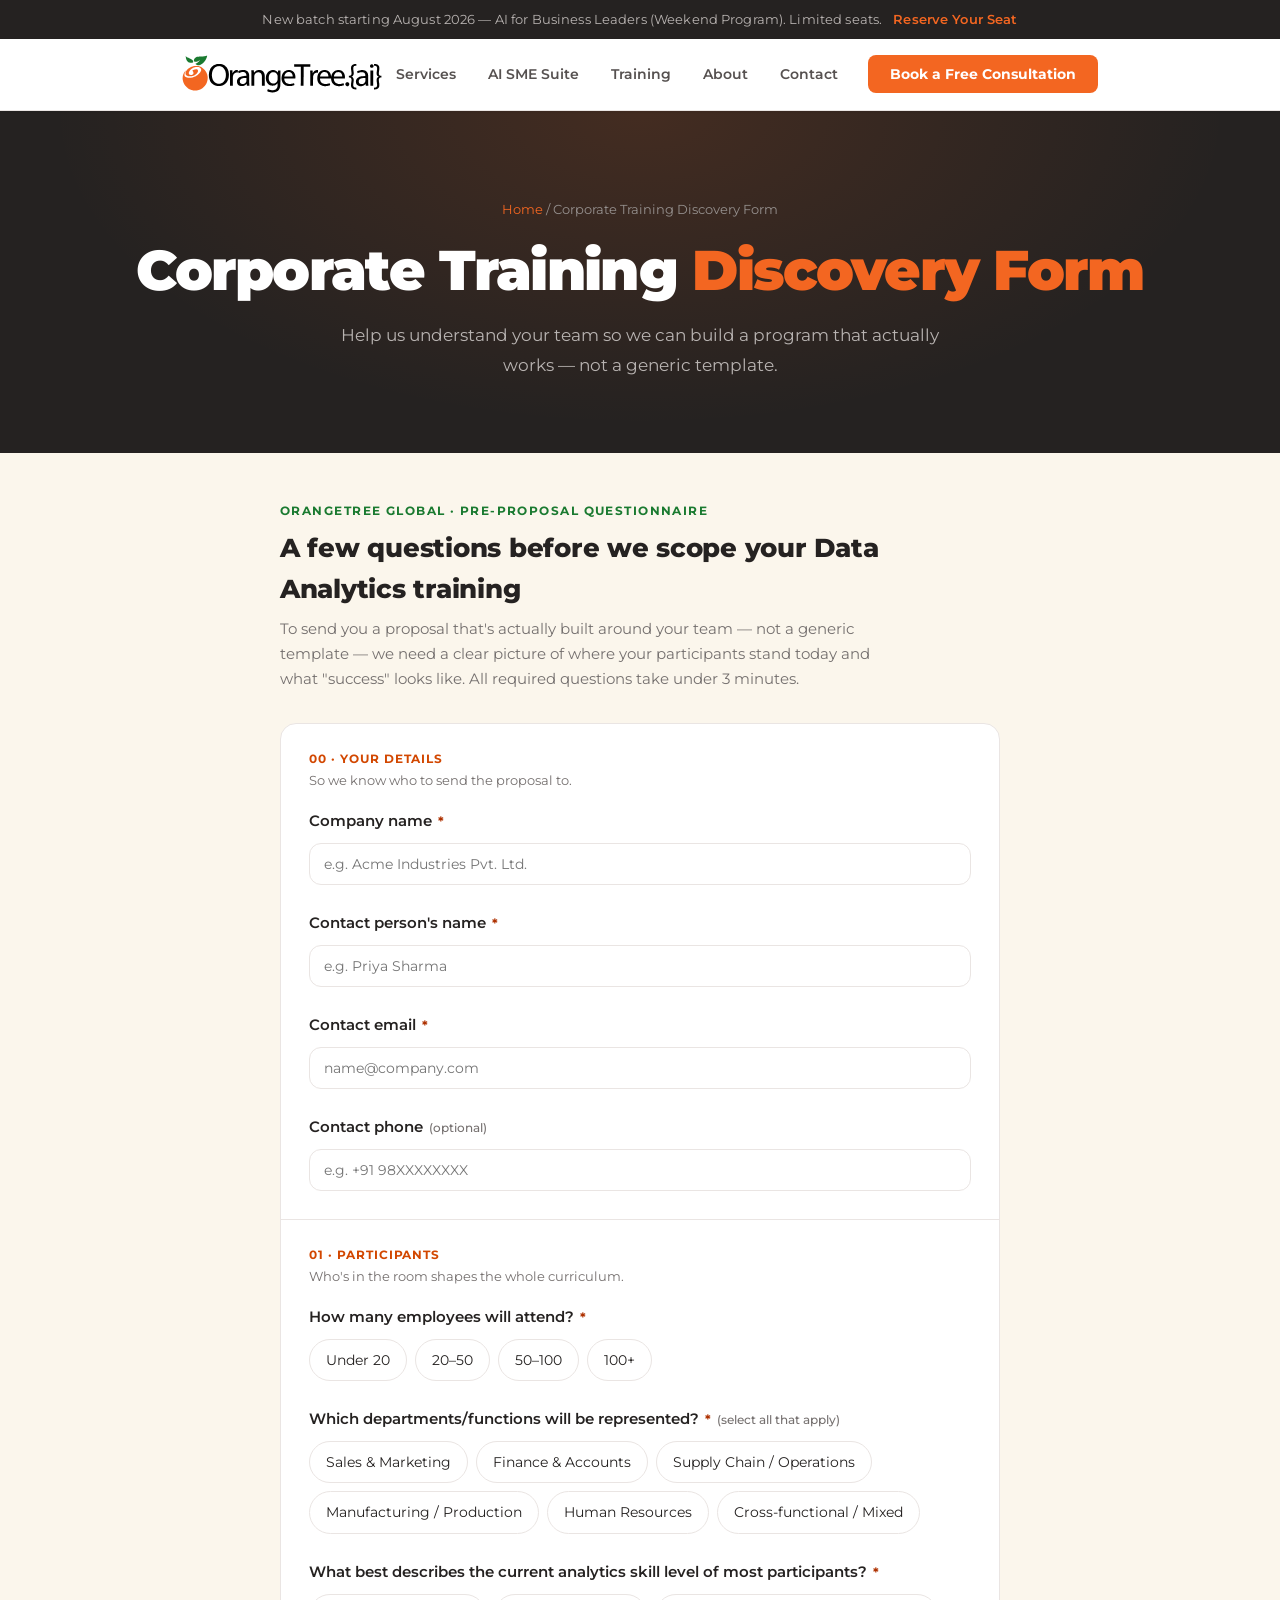
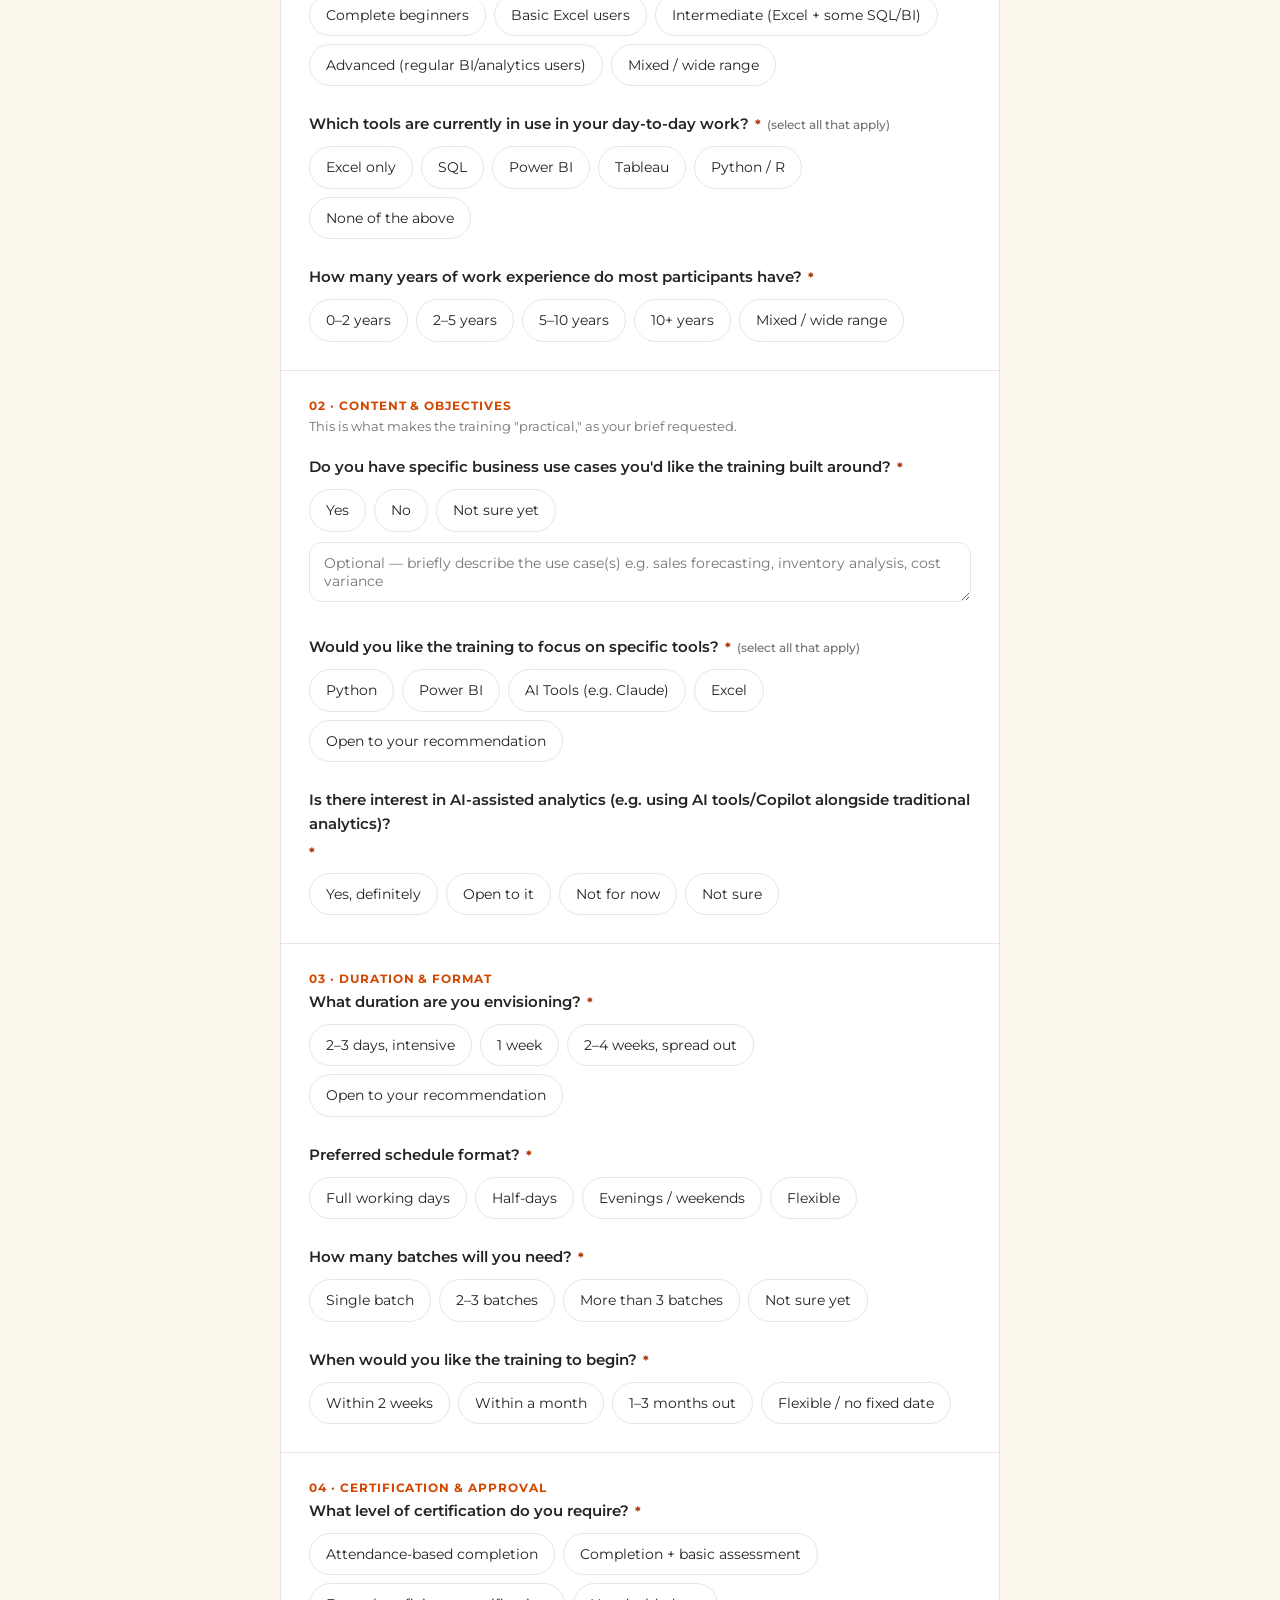
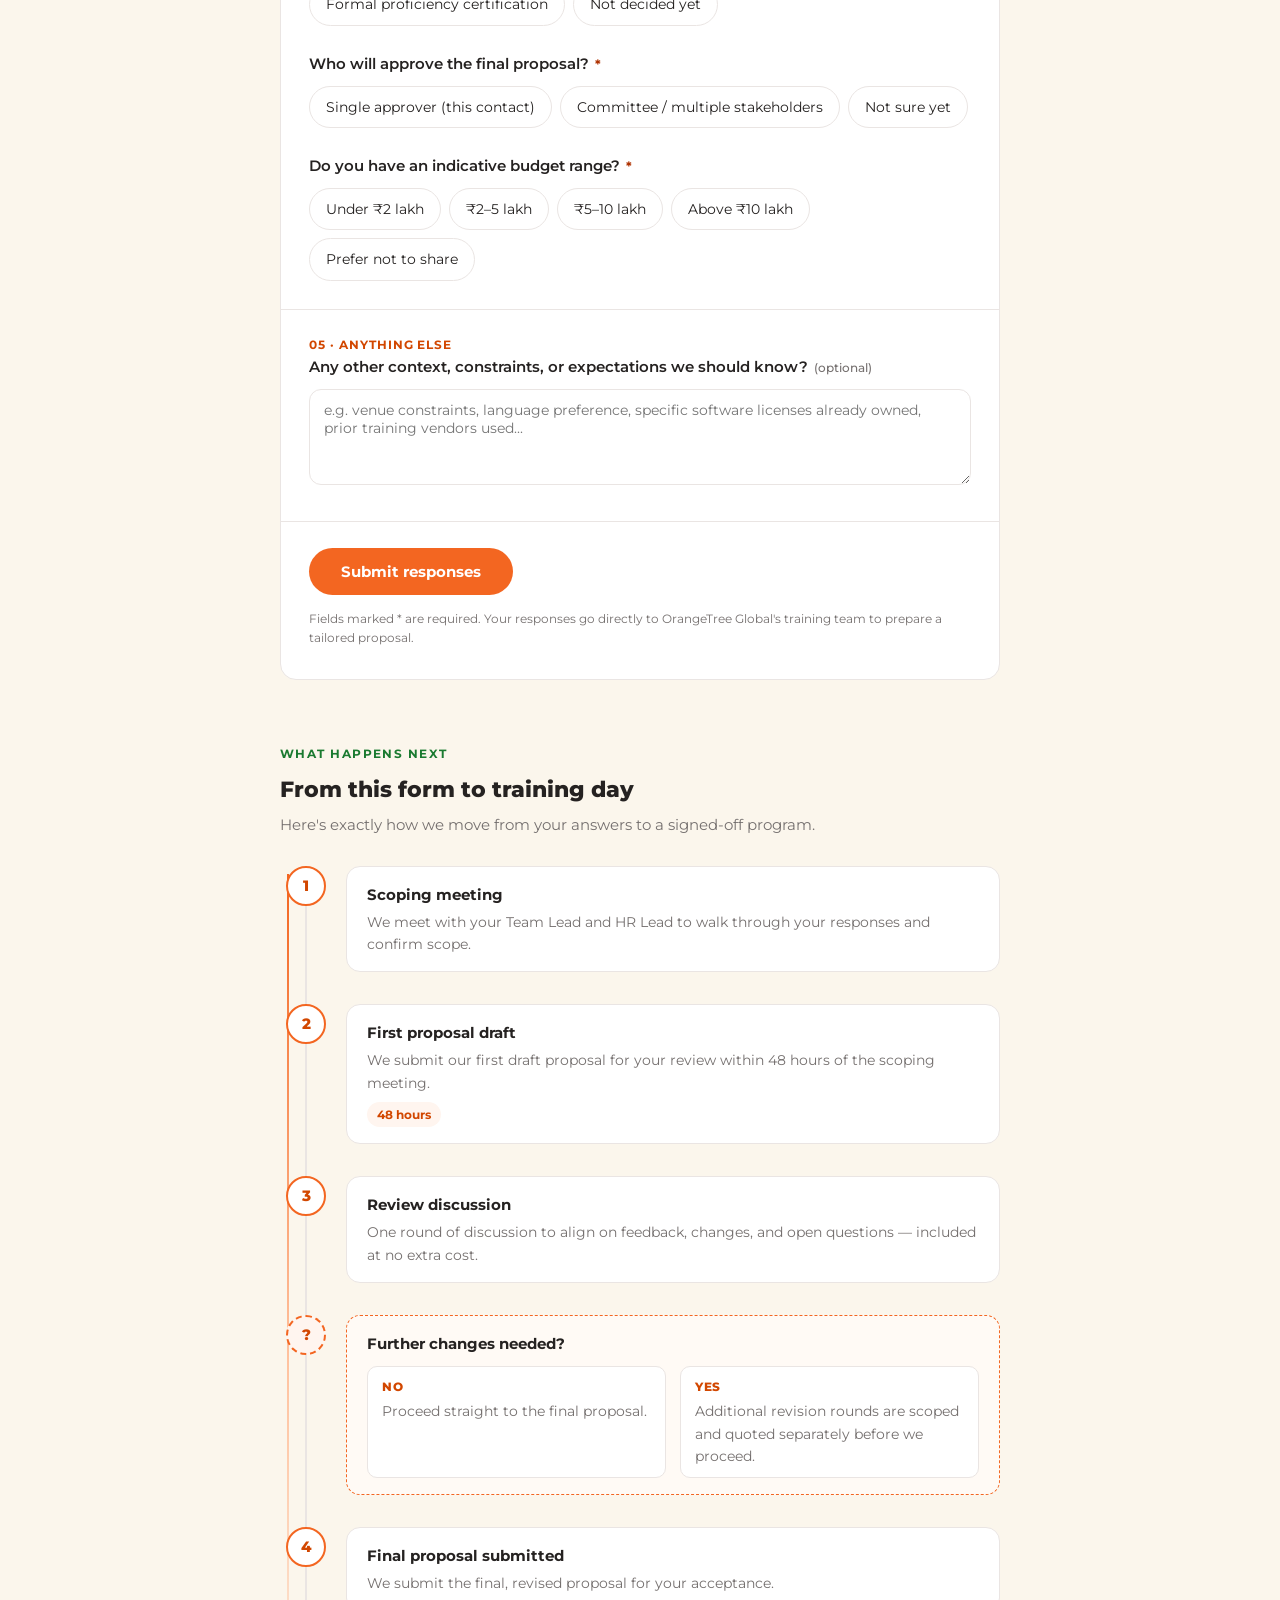
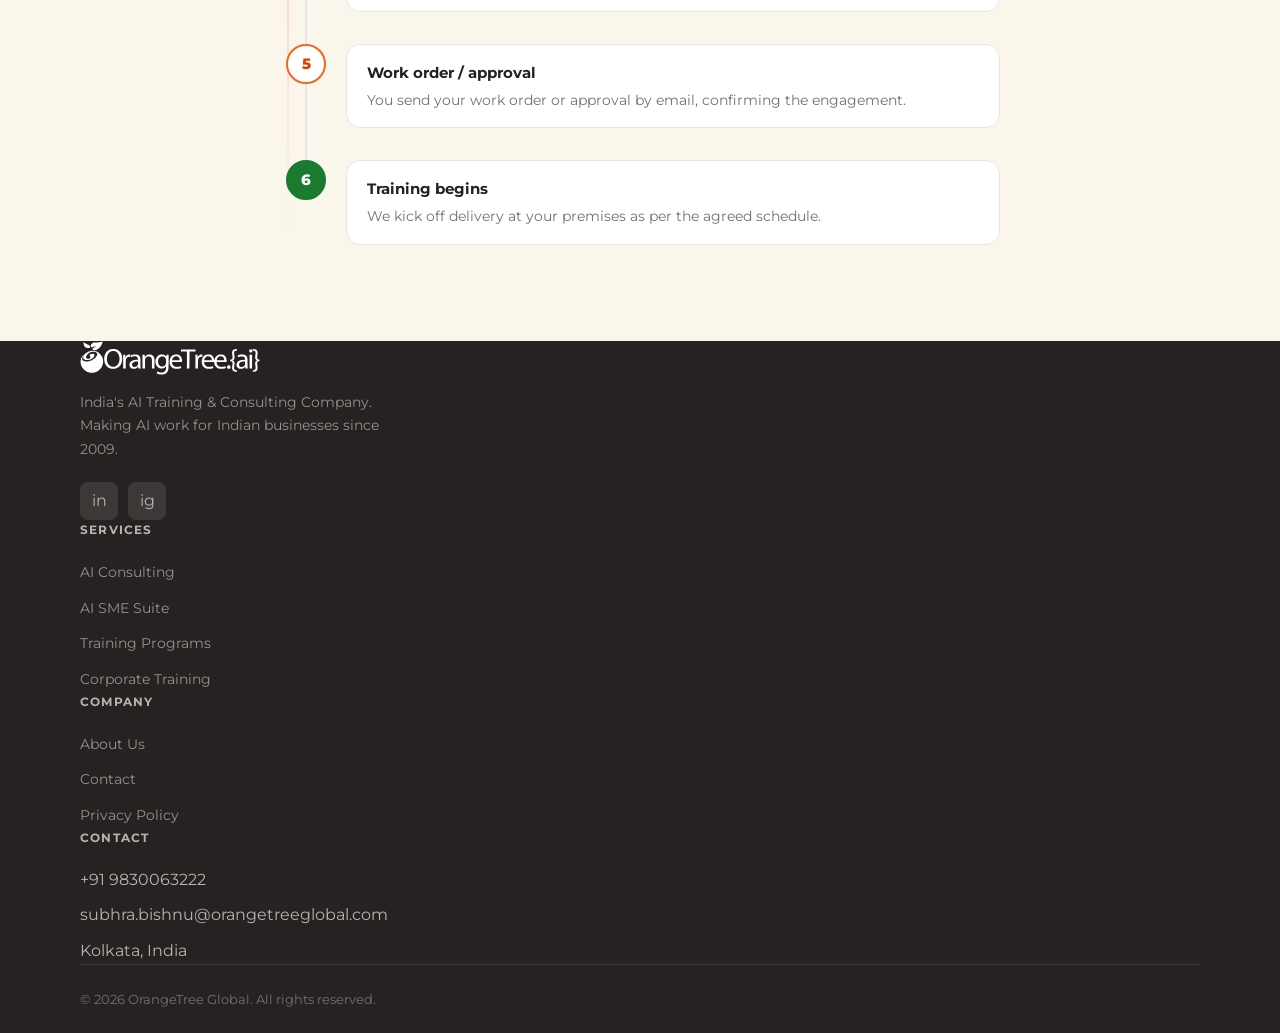
<file: corporate-training-discovery-form-standalone.html>
<!DOCTYPE html>
<html lang="en">
<head>
<meta charset="UTF-8">
<meta name="viewport" content="width=device-width, initial-scale=1.0">
<title>Corporate Training Discovery Form | OrangeTree Global</title>
<meta name="description" content="Complete this short form so OrangeTree Global can prepare a tailored corporate training proposal for your team.">

<style>
/* === Site CSS === */
/* ============================================================
   OrangeTree.{ai} — Shared Stylesheet
   Brand: Cream / Warm Neutrals / Orange / Green
   ============================================================ */

@import url('https://fonts.googleapis.com/css2?family=Montserrat:wght@300;400;500;600;700;800;900&family=JetBrains+Mono:wght@400;600&display=swap');

/* ---------- Brand Tokens ---------- */
:root {
  /* Core brand */
  --ot-orange:        #F36621;
  --ot-green:         #1A7A30;
  --ot-cream:         #FBF6EC;

  /* Orange ramp */
  --ot-orange-50:     #ffedde;
  --ot-orange-100:    #ffddc5;
  --ot-orange-200:    #ffc29f;
  --ot-orange-300:    #ffa172;
  --ot-orange-400:    #ff7e43;
  --ot-orange-500:    #F36621;
  --ot-orange-600:    #d24700;
  --ot-orange-700:    #ae3100;

  /* Green ramp */
  --ot-green-50:      #e8fee9;
  --ot-green-100:     #d5f8d7;
  --ot-green-200:     #b7eabb;
  --ot-green-600:     #379146;
  --ot-green-700:     #1A7A30;

  /* Warm neutral ramp */
  --ot-neutral-50:    #fef9f7;
  --ot-neutral-100:   #f7f2f0;
  --ot-neutral-200:   #eae5e3;
  --ot-neutral-300:   #d9d5d3;
  --ot-neutral-400:   #b8b3b1;
  --ot-neutral-500:   #96918f;
  --ot-neutral-600:   #75706f;
  --ot-neutral-700:   #565150;
  --ot-neutral-800:   #3c3837;
  --ot-neutral-900:   #252221;
  --ot-neutral-950:   #13100e;

  /* Semantic aliases */
  --orange:           var(--ot-orange-500);
  --orange-dark:      var(--ot-orange-600);
  --orange-50:        var(--ot-orange-50);
  --orange-100:       var(--ot-orange-100);
  --orange-200:       var(--ot-orange-200);
  --green:            var(--ot-green-700);
  --green-50:         var(--ot-green-50);
  --green-100:        var(--ot-green-100);
  --green-200:        var(--ot-green-200);
  --white:            #ffffff;
  --cream:            var(--ot-cream);

  /* Greys mapped to warm neutrals */
  --grey-50:          var(--ot-neutral-100);
  --grey-100:         var(--ot-neutral-200);
  --grey-200:         var(--ot-neutral-200);
  --grey-300:         var(--ot-neutral-300);
  --grey-400:         var(--ot-neutral-400);
  --grey-500:         var(--ot-neutral-500);
  --grey-600:         var(--ot-neutral-600);
  --grey-700:         var(--ot-neutral-700);
  --grey-800:         var(--ot-neutral-800);
  --grey-900:         var(--ot-neutral-900);

  /* Layout tokens */
  --text:             var(--ot-neutral-900);
  --text-light:       var(--ot-neutral-600);
  --border:           var(--ot-neutral-200);
  --shadow-sm:        0 1px 3px rgba(37,34,33,0.06), 0 1px 2px rgba(37,34,33,0.04);
  --shadow:           0 4px 16px rgba(37,34,33,0.08);
  --shadow-lg:        0 12px 40px rgba(37,34,33,0.12);
  --radius:           10px;
  --radius-lg:        16px;
  --radius-xl:        24px;
  --container:        1200px;
  --nav-h:            72px;
}

/* ---------- Reset ---------- */
*, *::before, *::after { box-sizing: border-box; margin: 0; padding: 0; }
html { scroll-behavior: smooth; }
body {
  font-family: 'Montserrat', -apple-system, BlinkMacSystemFont, sans-serif;
  background: var(--cream);
  color: var(--text);
  font-size: 16px;
  line-height: 1.6;
  -webkit-font-smoothing: antialiased;
}
a { text-decoration: none; color: inherit; }
img { max-width: 100%; display: block; }
ul { list-style: none; }
button { font-family: inherit; cursor: pointer; border: none; background: none; }
code, pre { font-family: 'JetBrains Mono', monospace; }

/* ---------- Container ---------- */
.container {
  max-width: var(--container);
  margin: 0 auto;
  padding: 0 40px;
}
@media (max-width: 768px) { .container { padding: 0 20px; } }

/* ---------- Announcement Bar ---------- */
.ann-bar {
  background: var(--ot-neutral-900);
  color: var(--ot-neutral-400);
  font-size: 13px;
  text-align: center;
  padding: 9px 20px;
  letter-spacing: 0.01em;
}
.ann-bar a { color: var(--orange); font-weight: 600; margin-left: 8px; }
.ann-bar a:hover { text-decoration: underline; }

/* ---------- Navigation ---------- */
.site-nav {
  position: sticky;
  top: 0;
  z-index: 200;
  background: var(--white);
  border-bottom: 1px solid var(--border);
  height: var(--nav-h);
  display: flex;
  align-items: center;
  box-shadow: var(--shadow-sm);
}
.nav-inner {
  display: flex;
  align-items: center;
  justify-content: space-between;
  width: 100%;
}
.nav-logo svg { height: 38px; width: auto; }
.nav-logo img { height: 38px; width: auto; }

.nav-menu {
  display: flex;
  align-items: center;
  gap: 4px;
}
.nav-item {
  position: relative;
}
.nav-link {
  display: flex;
  align-items: center;
  gap: 5px;
  padding: 8px 14px;
  font-size: 14px;
  font-weight: 600;
  color: var(--ot-neutral-700);
  border-radius: 6px;
  transition: color 0.2s, background 0.2s;
  white-space: nowrap;
}
.nav-link:hover, .nav-link.active { color: var(--orange); background: var(--orange-50); }
.nav-link svg { width: 14px; height: 14px; transition: transform 0.2s; }
.nav-item:hover .nav-link svg { transform: rotate(180deg); }

/* Mega-menu */
.mega-menu {
  display: none;
  position: absolute;
  top: calc(100% + 8px);
  left: 50%;
  transform: translateX(-50%);
  background: var(--white);
  border: 1px solid var(--border);
  border-radius: var(--radius-lg);
  box-shadow: var(--shadow-lg);
  padding: 28px;
  min-width: 560px;
  z-index: 300;
}
.nav-item:hover .mega-menu { display: block; }
.mega-menu-grid { display: grid; grid-template-columns: 1fr 1fr; gap: 8px; }
.mega-menu-grid.cols-3 { grid-template-columns: 1fr 1fr 1fr; }
.mega-label {
  font-size: 11px;
  font-weight: 700;
  text-transform: uppercase;
  letter-spacing: 0.1em;
  color: var(--ot-neutral-400);
  margin-bottom: 12px;
  grid-column: 1 / -1;
}
.mega-item {
  display: flex;
  flex-direction: column;
  padding: 12px 14px;
  border-radius: var(--radius);
  transition: background 0.15s;
}
.mega-item:hover { background: var(--orange-50); }
.mega-item-title {
  font-size: 13px;
  font-weight: 600;
  color: var(--text);
  margin-bottom: 2px;
}
.mega-item:hover .mega-item-title { color: var(--orange); }
.mega-item-desc {
  font-size: 12px;
  color: var(--ot-neutral-500);
  line-height: 1.4;
}

/* Simple dropdown */
.dropdown {
  display: none;
  position: absolute;
  top: calc(100% + 8px);
  left: 0;
  background: var(--white);
  border: 1px solid var(--border);
  border-radius: var(--radius);
  box-shadow: var(--shadow-lg);
  padding: 8px;
  min-width: 220px;
  z-index: 300;
}
.nav-item:hover .dropdown { display: block; }
.dropdown a {
  display: block;
  padding: 9px 14px;
  font-size: 14px;
  color: var(--ot-neutral-700);
  border-radius: 6px;
  transition: all 0.15s;
}
.dropdown a:hover { background: var(--orange-50); color: var(--orange); }

.nav-cta {
  background: var(--orange);
  color: var(--white);
  padding: 10px 22px;
  border-radius: 8px;
  font-size: 14px;
  font-weight: 700;
  transition: background 0.2s, box-shadow 0.2s;
  white-space: nowrap;
  margin-left: 12px;
}
.nav-cta:hover { background: var(--orange-dark); box-shadow: 0 4px 16px rgba(243,102,33,0.3); }

/* Mobile nav toggle */
.nav-toggle {
  display: none;
  flex-direction: column;
  gap: 5px;
  padding: 6px;
  cursor: pointer;
}
.nav-toggle span {
  display: block;
  width: 24px;
  height: 2px;
  background: var(--ot-neutral-700);
  border-radius: 2px;
  transition: all 0.3s;
}

/* ---------- Buttons ---------- */
.btn {
  display: inline-flex;
  align-items: center;
  gap: 8px;
  padding: 13px 28px;
  border-radius: 8px;
  font-size: 15px;
  font-weight: 700;
  transition: all 0.2s;
  cursor: pointer;
}
.btn-primary {
  background: var(--orange);
  color: var(--white);
}
.btn-primary:hover { background: var(--orange-dark); box-shadow: 0 4px 20px rgba(243,102,33,0.28); transform: translateY(-1px); }
.btn-outline {
  background: transparent;
  color: var(--orange);
  border: 2px solid var(--orange);
}
.btn-outline:hover { background: var(--orange-50); }
.btn-ghost {
  background: transparent;
  color: var(--ot-neutral-700);
  border: 1px solid var(--border);
}
.btn-ghost:hover { border-color: var(--orange); color: var(--orange); background: var(--orange-50); }
.btn-sm { padding: 9px 20px; font-size: 13px; }
.btn-arrow::after { content: ' →'; }

/* ---------- Section Helpers ---------- */
.section { padding: 88px 0; }
.section-sm { padding: 56px 0; }
.section-bg { background: var(--white); }
.section-dark { background: var(--ot-neutral-900); }
.section-cream { background: var(--cream); }

.section-tag {
  display: inline-block;
  font-size: 12px;
  font-weight: 700;
  text-transform: uppercase;
  letter-spacing: 0.12em;
  color: var(--orange);
  margin-bottom: 12px;
}
.section-tag::before {
  content: '';
  display: inline-block;
  width: 20px;
  height: 2px;
  background: var(--orange);
  margin-right: 8px;
  vertical-align: middle;
  margin-bottom: 2px;
}
.section-title {
  font-size: clamp(28px, 3.5vw, 44px);
  font-weight: 800;
  line-height: 1.15;
  letter-spacing: -0.02em;
  color: var(--text);
  margin-bottom: 16px;
}
.section-title span { color: var(--orange); }
.section-sub {
  font-size: 17px;
  color: var(--text-light);
  max-width: 600px;
  line-height: 1.75;
}
.section-header { margin-bottom: 56px; }
.section-header-row {
  display: flex;
  justify-content: space-between;
  align-items: flex-end;
  margin-bottom: 56px;
  flex-wrap: wrap;
  gap: 20px;
}

/* ---------- Hero ---------- */
.hero {
  padding: 96px 0 80px;
  background: #C8C3C0;
  position: relative;
  overflow: hidden;
}
.hero::before {
  content: '';
  position: absolute;
  right: -10%;
  top: -20%;
  width: 60%;
  height: 140%;
  background: radial-gradient(ellipse at center, rgba(243,102,33,0.12) 0%, transparent 65%);
  pointer-events: none;
}
.hero-inner {
  display: grid;
  grid-template-columns: 1fr 1fr;
  gap: 60px;
  align-items: center;
}
.hero-tag {
  display: inline-flex;
  align-items: center;
  gap: 8px;
  background: var(--orange-100);
  border: 1px solid var(--orange-200);
  border-radius: 100px;
  padding: 5px 14px;
  font-size: 12px;
  font-weight: 700;
  color: var(--orange);
  margin-bottom: 24px;
  text-transform: uppercase;
  letter-spacing: 0.06em;
}
.hero h1 {
  font-size: clamp(36px, 4.5vw, 58px);
  font-weight: 900;
  line-height: 1.1;
  letter-spacing: -0.03em;
  color: var(--text);
  margin-bottom: 20px;
}
.hero h1 span { color: var(--orange); }
.hero-sub {
  font-size: 17px;
  color: var(--text-light);
  line-height: 1.75;
  margin-bottom: 36px;
  max-width: 520px;
}
.hero-btns { display: flex; gap: 14px; flex-wrap: wrap; }
.hero-visual {
  position: relative;
  display: flex;
  align-items: center;
  justify-content: center;
}
.hero-graphic {
  width: 100%;
  max-width: 480px;
  aspect-ratio: 1;
  position: relative;
}
.hero-graphic::before {
  content: '';
  position: absolute;
  inset: 0;
  border-radius: 50%;
  background: conic-gradient(from 0deg, var(--orange-200), var(--orange-50), var(--ot-neutral-100), var(--orange-200));
  opacity: 0.6;
  animation: spin 20s linear infinite;
}
.hero-graphic-inner {
  position: absolute;
  inset: 20%;
  border-radius: 50%;
  background: var(--white);
  border: 2px solid var(--orange-200);
  display: flex;
  align-items: center;
  justify-content: center;
  z-index: 2;
}
/* ---------- Hero Brand Panel (replaces graphic) ---------- */
.hero-brand-panel {
  display: flex;
  flex-direction: column;
  gap: 16px;
  width: 100%;
  max-width: 440px;
}
.hero-logo-card {
  background: var(--white);
  border: 1px solid var(--border);
  border-radius: var(--radius-lg);
  padding: 36px 32px 28px;
  box-shadow: var(--shadow);
  text-align: center;
}
.hero-logo-tagline {
  font-size: 13px;
  color: var(--text-light);
  margin-top: 16px;
  font-weight: 500;
  letter-spacing: 0.01em;
}
.hero-badge-row {
  display: flex;
  gap: 10px;
}
.hero-float-badge {
  flex: 1;
  background: var(--white);
  border: 1px solid var(--border);
  border-radius: var(--radius);
  padding: 16px 14px;
  text-align: center;
  box-shadow: var(--shadow-sm);
}
.hero-float-badge--orange {
  background: var(--orange);
  border-color: var(--orange);
}
.hfb-num {
  display: block;
  font-size: 22px;
  font-weight: 900;
  color: var(--orange);
  line-height: 1;
  margin-bottom: 4px;
}
.hero-float-badge--orange .hfb-num {
  color: var(--white);
}
.hfb-lbl {
  display: block;
  font-size: 11px;
  font-weight: 600;
  color: var(--text-light);
  line-height: 1.3;
}
.hero-float-badge--orange .hfb-lbl {
  color: rgba(255,255,255,0.8);
}
.hero-location-tag {
  display: inline-flex;
  align-items: center;
  gap: 7px;
  font-size: 13px;
  font-weight: 600;
  color: var(--text-light);
  background: var(--white);
  border: 1px solid var(--border);
  border-radius: 100px;
  padding: 8px 16px;
  align-self: flex-start;
  box-shadow: var(--shadow-sm);
}
.hero-location-tag svg { color: var(--orange); }
@keyframes spin { to { transform: rotate(360deg); } }
.hero-stats-strip {
  display: flex;
  gap: 0;
  margin-top: 52px;
  border-top: 1px solid var(--border);
  padding-top: 40px;
}
.hero-stat {
  flex: 1;
  padding-right: 32px;
  border-right: 1px solid var(--border);
  margin-right: 32px;
}
.hero-stat:last-child { border-right: none; margin-right: 0; padding-right: 0; }
.hero-stat-num {
  font-size: 36px;
  font-weight: 900;
  color: var(--orange);
  line-height: 1;
  margin-bottom: 4px;
}
.hero-stat-label { font-size: 13px; color: var(--text-light); }

/* ---------- Logo Strip ---------- */
.logo-strip {
  padding: 32px 0;
  border-top: 1px solid var(--border);
  border-bottom: 1px solid var(--border);
  background: var(--white);
  overflow: hidden;
}
.logo-strip-label {
  font-size: 12px;
  font-weight: 700;
  text-transform: uppercase;
  letter-spacing: 0.1em;
  color: var(--ot-neutral-400);
  text-align: center;
  margin-bottom: 24px;
}
.logo-strip-track {
  display: flex;
  gap: 60px;
  align-items: center;
  animation: marquee 25s linear infinite;
  white-space: nowrap;
}
.logo-strip-track span {
  font-size: 15px;
  font-weight: 700;
  color: var(--ot-neutral-300);
  letter-spacing: -0.01em;
}
@keyframes marquee { from { transform: translateX(0); } to { transform: translateX(-50%); } }

/* ---------- Cards ---------- */
.card {
  background: var(--white);
  border: 1px solid var(--border);
  border-radius: var(--radius-lg);
  padding: 28px;
  transition: box-shadow 0.2s, border-color 0.2s, transform 0.2s;
}
.card:hover {
  box-shadow: var(--shadow-lg);
  border-color: var(--orange-200);
  transform: translateY(-3px);
}
.card-top-bar {
  height: 3px;
  background: var(--orange);
  border-radius: 2px 2px 0 0;
  margin: -28px -28px 24px;
  transform: scaleX(0);
  transform-origin: left;
  transition: transform 0.3s;
}
.card:hover .card-top-bar { transform: scaleX(1); }
.card-label {
  font-size: 11px;
  font-weight: 700;
  text-transform: uppercase;
  letter-spacing: 0.1em;
  color: var(--orange);
  margin-bottom: 8px;
}
.card h3 { font-size: 18px; font-weight: 700; margin-bottom: 10px; line-height: 1.3; }
.card p { font-size: 14px; color: var(--text-light); line-height: 1.65; }
.card-arrow {
  display: inline-flex;
  align-items: center;
  gap: 6px;
  font-size: 13px;
  font-weight: 600;
  color: var(--orange);
  margin-top: 16px;
  transition: gap 0.2s;
}
.card:hover .card-arrow { gap: 10px; }

/* ---------- Grids ---------- */
.grid-2 { display: grid; grid-template-columns: repeat(2, 1fr); gap: 24px; }
.grid-3 { display: grid; grid-template-columns: repeat(3, 1fr); gap: 24px; }
.grid-4 { display: grid; grid-template-columns: repeat(4, 1fr); gap: 20px; }
.grid-auto { display: grid; grid-template-columns: repeat(auto-fit, minmax(280px, 1fr)); gap: 24px; }

/* ---------- Stats Bar ---------- */
.stats-bar {
  background: var(--orange);
  padding: 48px 0;
}
.stats-bar-inner { display: flex; gap: 0; }
.stat-col {
  flex: 1;
  text-align: center;
  padding: 0 24px;
  border-right: 1px solid rgba(255,255,255,0.2);
}
.stat-col:last-child { border-right: none; }
.stat-col-num {
  font-size: 44px;
  font-weight: 900;
  color: var(--white);
  line-height: 1;
  margin-bottom: 6px;
  letter-spacing: -0.03em;
}
.stat-col-label { font-size: 13px; color: rgba(255,255,255,0.75); font-weight: 500; }
.stat-col-sub { font-size: 11px; color: rgba(255,255,255,0.5); margin-top: 2px; }

/* ---------- Process Steps ---------- */
.process-grid { display: grid; grid-template-columns: repeat(4, 1fr); gap: 0; position: relative; }
.process-grid::before {
  content: '';
  position: absolute;
  top: 28px;
  left: 10%;
  right: 10%;
  height: 1px;
  background: var(--orange-200);
  z-index: 0;
}
.process-step { text-align: center; padding: 0 20px; position: relative; z-index: 1; }
.process-num {
  width: 56px;
  height: 56px;
  border-radius: 50%;
  background: var(--white);
  border: 2px solid var(--orange);
  display: flex;
  align-items: center;
  justify-content: center;
  font-size: 18px;
  font-weight: 800;
  color: var(--orange);
  margin: 0 auto 20px;
}
.process-step h3 { font-size: 16px; font-weight: 700; margin-bottom: 8px; }
.process-step p { font-size: 13px; color: var(--text-light); line-height: 1.6; }

/* ---------- Service List Card (INT-style) ---------- */
.service-row {
  display: flex;
  align-items: flex-start;
  gap: 20px;
  padding: 24px;
  border: 1px solid var(--border);
  border-radius: var(--radius-lg);
  background: var(--white);
  transition: all 0.2s;
}
.service-row:hover {
  border-color: var(--orange);
  box-shadow: var(--shadow);
  transform: translateX(4px);
}
.service-row-num {
  font-size: 13px;
  font-weight: 800;
  color: var(--orange);
  opacity: 0.5;
  min-width: 28px;
  padding-top: 2px;
}
.service-row-body { flex: 1; }
.service-row-body h3 { font-size: 16px; font-weight: 700; margin-bottom: 6px; }
.service-row-body p { font-size: 13px; color: var(--text-light); line-height: 1.55; }
.service-row-arrow { color: var(--ot-neutral-300); font-size: 18px; transition: color 0.2s; align-self: center; }
.service-row:hover .service-row-arrow { color: var(--orange); }

/* ---------- Tags ---------- */
.tags { display: flex; flex-wrap: wrap; gap: 8px; margin-top: 12px; }
.tag {
  font-size: 11px;
  padding: 4px 10px;
  border-radius: 100px;
  background: var(--orange-100);
  color: var(--orange);
  font-weight: 600;
  border: 1px solid var(--orange-200);
}
.tag-grey {
  background: var(--ot-neutral-100);
  color: var(--ot-neutral-600);
  border-color: var(--ot-neutral-200);
}

/* ---------- Testimonials ---------- */
.testi-card {
  background: var(--white);
  border: 1px solid var(--border);
  border-radius: var(--radius-lg);
  padding: 32px;
  transition: all 0.2s;
}
.testi-card:hover { box-shadow: var(--shadow-lg); border-color: var(--orange-200); }
.testi-rating { color: var(--orange); font-size: 14px; margin-bottom: 16px; }
.testi-text {
  font-size: 15px;
  line-height: 1.75;
  color: var(--ot-neutral-700);
  margin-bottom: 24px;
  font-style: italic;
}
.testi-author { display: flex; align-items: center; gap: 14px; }
.testi-avatar {
  width: 44px;
  height: 44px;
  border-radius: 50%;
  background: var(--orange);
  display: flex;
  align-items: center;
  justify-content: center;
  font-weight: 800;
  font-size: 15px;
  color: var(--white);
  flex-shrink: 0;
}
.testi-name { font-size: 14px; font-weight: 700; }
.testi-role { font-size: 12px; color: var(--text-light); margin-top: 1px; }

/* ---------- Timeline ---------- */
.timeline { position: relative; padding-left: 32px; }
.timeline::before {
  content: '';
  position: absolute;
  left: 7px;
  top: 8px;
  bottom: 0;
  width: 2px;
  background: linear-gradient(var(--orange), var(--orange-200), transparent);
}
.tl-item { position: relative; margin-bottom: 40px; }
.tl-dot {
  position: absolute;
  left: -29px;
  top: 4px;
  width: 16px;
  height: 16px;
  border-radius: 50%;
  background: var(--orange);
  border: 3px solid var(--cream);
  box-shadow: 0 0 0 2px var(--orange);
}
.tl-year { font-size: 12px; font-weight: 700; color: var(--orange); margin-bottom: 4px; }
.tl-item h3 { font-size: 17px; font-weight: 700; margin-bottom: 6px; }
.tl-item p { font-size: 14px; color: var(--text-light); line-height: 1.65; }

/* ---------- CTA Band ---------- */
.cta-band {
  background: var(--ot-neutral-900);
  padding: 80px 0;
  text-align: center;
}
.cta-band h2 {
  font-size: clamp(28px, 3.5vw, 44px);
  font-weight: 800;
  color: var(--white);
  margin-bottom: 16px;
  letter-spacing: -0.02em;
}
.cta-band h2 span { color: var(--orange); }
.cta-band p { color: var(--ot-neutral-400); font-size: 17px; margin-bottom: 36px; max-width: 540px; margin-left: auto; margin-right: auto; }

/* ---------- Contact Form ---------- */
.contact-form {
  background: var(--white);
  border: 1px solid var(--border);
  border-radius: var(--radius-lg);
  padding: 40px;
  box-shadow: var(--shadow);
}
.form-row { display: grid; grid-template-columns: 1fr 1fr; gap: 16px; }
.form-group { margin-bottom: 18px; }
.form-group label {
  display: block;
  font-size: 13px;
  font-weight: 700;
  color: var(--ot-neutral-700);
  margin-bottom: 7px;
  text-transform: uppercase;
  letter-spacing: 0.04em;
}
.form-group input,
.form-group select,
.form-group textarea {
  width: 100%;
  padding: 12px 14px;
  border: 1px solid var(--border);
  border-radius: 8px;
  font-size: 14px;
  color: var(--text);
  background: var(--cream);
  font-family: inherit;
  outline: none;
  transition: border-color 0.2s, box-shadow 0.2s;
}
.form-group input:focus,
.form-group select:focus,
.form-group textarea:focus {
  border-color: var(--orange);
  box-shadow: 0 0 0 3px rgba(243,102,33,0.08);
  background: var(--white);
}
.form-group textarea { resize: vertical; min-height: 110px; }

/* ---------- Page Hero (inner pages) ---------- */
.page-hero {
  background: var(--ot-neutral-900);
  padding: 88px 0 72px;
  text-align: center;
  position: relative;
  overflow: hidden;
}
.page-hero::before {
  content: '';
  position: absolute;
  inset: 0;
  background: radial-gradient(ellipse at center top, rgba(243,102,33,0.15) 0%, transparent 65%);
  pointer-events: none;
}
.page-hero .breadcrumb {
  font-size: 13px;
  color: var(--ot-neutral-500);
  margin-bottom: 20px;
  position: relative;
}
.page-hero .breadcrumb a { color: var(--orange); transition: color 0.2s; }
.page-hero .breadcrumb a:hover { color: #fff; }
.page-hero h1 {
  font-size: clamp(32px, 4.5vw, 56px);
  font-weight: 900;
  line-height: 1.1;
  letter-spacing: -0.03em;
  color: var(--white);
  margin-bottom: 20px;
  position: relative;
}
.page-hero h1 span { color: var(--orange); }
.page-hero p {
  font-size: 17px;
  color: var(--ot-neutral-400);
  max-width: 600px;
  margin: 0 auto;
  line-height: 1.75;
  position: relative;
}

/* ---------- Breadcrumb (standalone) ---------- */
.breadcrumb {
  font-size: 13px;
  color: var(--text-light);
  margin-bottom: 16px;
}
.breadcrumb a { color: var(--orange); }
.breadcrumb a:hover { text-decoration: underline; }

/* ---------- Nav Active ---------- */
.nav-active { color: var(--orange) !important; background: var(--orange-50) !important; }

/* ---------- SME Suite Cards ---------- */
.sme-card {
  background: var(--white);
  border: 1px solid var(--border);
  border-radius: var(--radius-lg);
  padding: 32px;
  position: relative;
  transition: box-shadow 0.2s, border-color 0.2s, transform 0.2s;
}
.sme-card:hover {
  box-shadow: var(--shadow-lg);
  border-color: var(--orange-200);
  transform: translateY(-3px);
}
.sme-card-num {
  font-size: 11px;
  font-weight: 800;
  color: var(--orange);
  text-transform: uppercase;
  letter-spacing: 0.1em;
  margin-bottom: 10px;
  display: block;
}
.sme-card h3 { font-size: 20px; font-weight: 800; margin-bottom: 12px; line-height: 1.2; }
.sme-card p { font-size: 14px; color: var(--text-light); line-height: 1.7; margin-bottom: 16px; }
.sme-tag-list { display: flex; flex-wrap: wrap; gap: 6px; margin-bottom: 16px; }
.sme-tag {
  font-size: 11px;
  font-weight: 600;
  padding: 3px 10px;
  border-radius: 100px;
  background: var(--ot-neutral-100);
  color: var(--ot-neutral-700);
  border: 1px solid var(--ot-neutral-200);
}
.sme-benefit {
  font-size: 13px;
  color: var(--green);
  font-weight: 600;
  padding: 10px 14px;
  background: var(--ot-green-50);
  border-radius: 8px;
  border-left: 3px solid var(--green);
  line-height: 1.5;
}

/* ---------- Service Detail (consulting page) ---------- */
.service-detail { margin-bottom: 0; }
.service-detail-header { max-width: 720px; }
.service-detail-header .section-title { font-size: clamp(26px, 3vw, 40px); }

/* ---------- Form inputs (contact page) ---------- */
.form-label {
  display: block;
  font-size: 13px;
  font-weight: 700;
  color: var(--ot-neutral-700);
  margin-bottom: 7px;
  text-transform: uppercase;
  letter-spacing: 0.04em;
}
.form-input {
  width: 100%;
  padding: 12px 14px;
  border: 1px solid var(--border);
  border-radius: 8px;
  font-size: 14px;
  color: var(--text);
  background: var(--cream);
  font-family: inherit;
  outline: none;
  transition: border-color 0.2s, box-shadow 0.2s;
  appearance: none;
}
.form-input:focus {
  border-color: var(--orange);
  box-shadow: 0 0 0 3px rgba(243,102,33,0.08);
  background: var(--white);
}
.form-textarea { resize: vertical; min-height: 120px; }

/* ---------- Timeline (about page) ---------- */
.timeline-item {
  position: relative;
  padding-bottom: 40px;
  padding-left: 20px;
}
.timeline-item::before {
  content: '';
  position: absolute;
  left: -25px;
  top: 6px;
  width: 12px;
  height: 12px;
  border-radius: 50%;
  background: var(--orange);
  border: 3px solid var(--cream);
  box-shadow: 0 0 0 2px var(--orange);
}
.timeline-item:last-child { padding-bottom: 0; }
.timeline-year {
  font-size: 13px;
  font-weight: 800;
  color: var(--orange);
  text-transform: uppercase;
  letter-spacing: 0.06em;
  margin-bottom: 6px;
  display: block;
}
.timeline-item h3 { font-size: 18px; font-weight: 700; margin-bottom: 8px; }
.timeline-item p { font-size: 14px; color: var(--text-light); line-height: 1.7; }

/* ---------- Page Header ---------- */
.page-header {
  background: var(--ot-neutral-100);
  border-bottom: 1px solid var(--border);
  padding: 60px 0;
}
.page-header-breadcrumb {
  font-size: 13px;
  color: var(--text-light);
  margin-bottom: 16px;
}
.page-header-breadcrumb a { color: var(--orange); }
.page-header-breadcrumb a:hover { text-decoration: underline; }
.page-header h1 {
  font-size: clamp(30px, 4vw, 50px);
  font-weight: 800;
  line-height: 1.15;
  letter-spacing: -0.02em;
  margin-bottom: 14px;
}
.page-header p { font-size: 17px; color: var(--text-light); max-width: 580px; line-height: 1.7; }

/* ---------- Footer ---------- */
.site-footer {
  background: var(--ot-neutral-900);
  color: var(--ot-neutral-400);
}
.footer-top {
  padding: 72px 0 48px;
  display: grid;
  grid-template-columns: 2fr 1fr 1fr 1fr;
  gap: 48px;
}
.footer-brand { max-width: 300px; }
.footer-brand img { height: 34px; width: auto; margin-bottom: 16px; }
.footer-brand p { font-size: 14px; line-height: 1.7; color: var(--ot-neutral-500); }
.footer-social { display: flex; gap: 10px; margin-top: 20px; }
.footer-social a {
  width: 38px;
  height: 38px;
  border-radius: 8px;
  background: var(--ot-neutral-800);
  display: flex;
  align-items: center;
  justify-content: center;
  color: var(--ot-neutral-400);
  transition: all 0.2s;
}
.footer-social a:hover { background: var(--orange); color: var(--white); }
.footer-col h4 {
  font-size: 12px;
  font-weight: 700;
  text-transform: uppercase;
  letter-spacing: 0.1em;
  color: var(--ot-neutral-400);
  margin-bottom: 20px;
}
.footer-col ul { display: flex; flex-direction: column; gap: 10px; }
.footer-col ul li a {
  font-size: 14px;
  color: var(--ot-neutral-500);
  transition: color 0.2s;
}
.footer-col ul li a:hover { color: var(--orange); }
.footer-bottom {
  border-top: 1px solid var(--ot-neutral-800);
  padding: 24px 0;
  display: flex;
  justify-content: space-between;
  align-items: center;
  flex-wrap: wrap;
  gap: 12px;
}
.footer-bottom p { font-size: 13px; color: var(--ot-neutral-600); }
.footer-bottom span { color: var(--orange); }

/* ---------- Utility ---------- */
.text-center { text-align: center; }
.text-orange { color: var(--orange); }
.fw-800 { font-weight: 800; }
.mt-8 { margin-top: 8px; }
.mt-16 { margin-top: 16px; }
.mt-24 { margin-top: 24px; }
.mt-32 { margin-top: 32px; }
.mb-8 { margin-bottom: 8px; }
.mb-16 { margin-bottom: 16px; }
.hidden { display: none; }

/* ---------- Divider ---------- */
.divider { height: 1px; background: var(--border); margin: 0; }

/* ---------- Responsive ---------- */
@media (max-width: 1024px) {
  .grid-4 { grid-template-columns: repeat(2, 1fr); }
  .process-grid { grid-template-columns: repeat(2, 1fr); gap: 32px; }
  .process-grid::before { display: none; }
  .hero-inner { grid-template-columns: 1fr; }
  .hero-visual { display: none; }
  .hero-brand-panel { max-width: 100%; }
  .footer-top { grid-template-columns: 1fr 1fr; gap: 36px; }
}
@media (max-width: 768px) {
  .section { padding: 60px 0; }
  .grid-2, .grid-3, .grid-4 { grid-template-columns: 1fr; }
  .process-grid { grid-template-columns: 1fr; }
  .stats-bar-inner { flex-wrap: wrap; }
  .stat-col { flex: 0 0 50%; border-right: none; padding: 16px; border-bottom: 1px solid rgba(255,255,255,0.1); }
  .nav-menu { display: none; }
  .nav-toggle { display: flex; }
  .nav-menu.open {
    display: flex;
    flex-direction: column;
    position: fixed;
    top: var(--nav-h);
    left: 0; right: 0; bottom: 0;
    background: var(--white);
    padding: 20px;
    overflow-y: auto;
    gap: 4px;
  }
  .mega-menu, .dropdown { display: none !important; }
  .footer-top { grid-template-columns: 1fr; gap: 32px; }
  .footer-brand { max-width: 100%; }
  .hero-stats-strip { flex-wrap: wrap; gap: 24px; }
  .hero-stat { border-right: none; margin-right: 0; padding-right: 0; flex: 0 0 45%; }
  .form-row { grid-template-columns: 1fr; }
  .section-header-row { flex-direction: column; align-items: flex-start; }
}

/* === Form styles === */
  /* ── Form-specific styles ── */
  :root{
    --ot-primary:#F36621;
    --ot-primary-dark:#d24700;
    --ot-secondary:#1A7A30;
    --ot-bg:#FBF6EC;
    --ot-surface:#FFFFFF;
    --ot-text:#252221;
    --ot-text-muted:#75706F;
    --ot-border:#EAE5E3;
    --ot-danger:#ae3100;
  }
  .form-wrap{max-width:760px; margin:0 auto; padding:48px 20px 96px;}
  .form-header{margin-bottom:32px;}
  .eyebrow{
    text-transform:uppercase;
    letter-spacing:0.12em;
    font-size:12px;
    font-weight:700;
    color:var(--ot-secondary);
    font-family:'Montserrat',sans-serif;
  }
  .form-header h2{
    font-size:26px;
    font-weight:800;
    margin:8px 0 6px;
    letter-spacing:-0.01em;
    color:var(--ot-text);
    font-family:'Montserrat',sans-serif;
  }
  .form-subtitle{color:var(--ot-text-muted); font-size:15px; max-width:620px; line-height:1.65;}
  form{background:var(--ot-surface); border-radius:16px; border:1px solid var(--ot-border); overflow:hidden;}
  .f-section{padding:28px; border-bottom:1px solid var(--ot-border);}
  .f-section:last-of-type{border-bottom:none;}
  .section-title{font-size:12px; font-weight:700; text-transform:uppercase; letter-spacing:0.08em; color:var(--ot-primary-dark); margin-bottom:4px; font-family:'Montserrat',sans-serif;}
  .section-desc{font-size:13px; color:var(--ot-text-muted); margin-bottom:18px;}
  .q{margin-bottom:26px;}
  .q:last-child{margin-bottom:0;}
  .q-label{font-weight:600; font-size:15px; margin-bottom:10px; display:flex; gap:6px; align-items:baseline; font-family:'Montserrat',sans-serif; flex-wrap:wrap;}
  .req{color:var(--ot-danger); font-size:13px; font-weight:700;}
  .opt-tag{color:var(--ot-text-muted); font-size:12px; font-weight:500; text-transform:none; letter-spacing:0;}
  .options{display:flex; flex-wrap:wrap; gap:8px;}
  .opt{position:relative;}
  .opt input{position:absolute; opacity:0; width:0; height:0;}
  .opt label{
    display:inline-block;
    padding:9px 16px;
    border:1.5px solid var(--ot-border);
    border-radius:999px;
    font-size:14px;
    cursor:pointer;
    background:#fff;
    transition:all .15s ease;
    user-select:none;
    font-family:'Montserrat',sans-serif;
  }
  .opt input:checked + label{
    background:var(--ot-primary);
    border-color:var(--ot-primary);
    color:#fff;
    font-weight:600;
  }
  .opt input:focus-visible + label{outline:2px solid var(--ot-secondary); outline-offset:2px;}
  .opt label:hover{border-color:var(--ot-primary);}
  textarea, input[type=text], input[type=email]{
    width:100%;
    border:1.5px solid var(--ot-border);
    border-radius:12px;
    padding:11px 14px;
    font-size:14px;
    font-family:'Montserrat',sans-serif;
    color:var(--ot-text);
    resize:vertical;
    background:#fff;
  }
  textarea:focus, input[type=text]:focus, input[type=email]:focus{
    outline:2px solid var(--ot-secondary);
    outline-offset:1px;
    border-color:var(--ot-secondary);
  }
  .note-box{margin-top:10px;}
  .error-msg{color:var(--ot-danger); font-size:13px; margin-top:8px; display:none; font-weight:600;}
  .q.invalid .error-msg{display:block;}
  .q.invalid .opt label{border-color:var(--ot-danger);}
  .q.invalid input[type=text], .q.invalid input[type=email]{border-color:var(--ot-danger);}
  .footer-actions{padding:26px 28px 32px;}
  .submit-btn{
    background:var(--ot-primary);
    color:#fff;
    border:none;
    border-radius:999px;
    padding:14px 32px;
    font-size:15px;
    font-weight:700;
    cursor:pointer;
    transition:background .15s ease;
    font-family:'Montserrat',sans-serif;
  }
  .submit-btn:hover{background:var(--ot-primary-dark);}
  .fineprint{font-size:12px; color:var(--ot-text-muted); margin-top:14px; line-height:1.6;}
  .summary-wrap{display:none;}
  .summary-wrap.show{display:block;}
  form.hide{display:none;}
  .summary-card{background:var(--ot-surface); border:1px solid var(--ot-border); border-radius:16px; padding:28px;}
  .summary-card h2{font-size:20px; margin-top:0; font-family:'Montserrat',sans-serif;}
  .summary-item{padding:10px 0; border-bottom:1px solid var(--ot-border); font-size:14px;}
  .summary-item:last-child{border-bottom:none;}
  .summary-item b{display:block; color:var(--ot-text-muted); font-size:11px; text-transform:uppercase; letter-spacing:0.05em; margin-bottom:3px; font-family:'Montserrat',sans-serif;}
  .actions-row{display:flex; gap:12px; margin-top:20px; flex-wrap:wrap;}
  .copy-btn{background:var(--ot-primary);color:#fff;border:none;border-radius:999px;padding:12px 24px;font-size:14px;font-weight:700;cursor:pointer;font-family:'Montserrat',sans-serif;}
  .ghost-btn{background:transparent;color:var(--ot-primary-dark);border:1.5px solid var(--ot-primary);border-radius:999px;padding:12px 24px;font-size:14px;font-weight:700;cursor:pointer;font-family:'Montserrat',sans-serif;}
  .ghost-btn:hover{background:#fff5ef;}

  /* What happens next timeline */
  .process-section{margin-top:64px;}
  .process-section h3{font-size:22px; font-weight:800; margin:0 0 6px; font-family:'Montserrat',sans-serif;}
  .timeline{position:relative; padding-left:6px; margin-top:28px;}
  .tl-step{position:relative; display:flex; gap:20px; padding-bottom:32px;}
  .tl-step:last-child{padding-bottom:0;}
  .tl-step::before{content:""; position:absolute; left:19px; top:40px; bottom:0; width:2px; background:var(--ot-border);}
  .tl-step:last-child::before{display:none;}
  .tl-marker{flex:none; width:40px; height:40px; border-radius:50%; background:var(--ot-surface); border:2px solid var(--ot-primary); display:flex; align-items:center; justify-content:center; font-weight:800; font-size:15px; color:var(--ot-primary-dark); z-index:1; font-family:'Montserrat',sans-serif;}
  .tl-final .tl-marker{background:var(--ot-secondary); border-color:var(--ot-secondary); color:#fff;}
  .tl-marker-branch{border-style:dashed; background:#fff5ef;}
  .tl-content{background:var(--ot-surface); border:1px solid var(--ot-border); border-radius:14px; padding:16px 20px; flex:1;}
  .tl-content-branch{background:#fffaf5; border-style:dashed; border-color:var(--ot-primary);}
  .tl-title{font-weight:700; font-size:15px; margin-bottom:4px; font-family:'Montserrat',sans-serif;}
  .tl-desc{font-size:14px; color:var(--ot-text-muted);}
  .tl-tag{display:inline-block; margin-top:8px; background:#fff5ef; color:var(--ot-primary-dark); font-size:12px; font-weight:700; padding:3px 10px; border-radius:999px;}
  .tl-branch-row{display:flex; gap:14px; margin-top:10px; flex-wrap:wrap;}
  .tl-branch-option{flex:1; min-width:180px; background:var(--ot-surface); border:1px solid var(--ot-border); border-radius:10px; padding:10px 14px;}
  .tl-branch-label{font-size:12px; font-weight:800; text-transform:uppercase; letter-spacing:0.06em; color:var(--ot-primary-dark); margin-bottom:4px; font-family:'Montserrat',sans-serif;}
</style>
</head>
<body>

<!-- Announcement Bar -->
<div class="ann-bar">
  New batch starting August 2026 — AI for Business Leaders (Weekend Program). Limited seats.
  <a href="contact.html">Reserve Your Seat</a>
</div>

<!-- Navigation -->
<nav class="site-nav">
  <div class="container">
    <div class="nav-inner">
      <a href="index.html" class="nav-logo">
        <img src="[data-uri]" alt="OrangeTree.{ai}" style="height:38px;width:auto;">
      </a>
      <ul class="nav-menu" id="navMenu">
        <li class="nav-item"><a href="ai-consulting.html" class="nav-link">Services</a></li>
        <li class="nav-item"><a href="sme-suite.html" class="nav-link">AI SME Suite</a></li>
        <li class="nav-item"><a href="training.html" class="nav-link">Training</a></li>
        <li class="nav-item"><a href="about.html" class="nav-link">About</a></li>
        <li class="nav-item"><a href="contact.html" class="nav-link">Contact</a></li>
        <li><a href="contact.html" class="nav-cta">Book a Free Consultation</a></li>
      </ul>
      <button class="nav-toggle" onclick="document.getElementById('navMenu').classList.toggle('open')" aria-label="Menu">
        <span></span><span></span><span></span>
      </button>
    </div>
  </div>
</nav>

<!-- Page Hero -->
<section class="page-hero">
  <div class="container">
    <div class="breadcrumb"><a href="index.html">Home</a> / Corporate Training Discovery Form</div>
    <h1>Corporate Training <span>Discovery Form</span></h1>
    <p>Help us understand your team so we can build a program that actually works — not a generic template.</p>
  </div>
</section>

<!-- Form Content -->
<div class="form-wrap">
  <div class="form-header">
    <div class="eyebrow">OrangeTree Global &middot; Pre-proposal questionnaire</div>
    <h2>A few questions before we scope your Data Analytics training</h2>
    <p class="form-subtitle">To send you a proposal that's actually built around your team — not a generic template — we need a clear picture of where your participants stand today and what "success" looks like. All required questions take under 3 minutes.</p>
  </div>

  <form id="discoveryForm" action="https://formsubmit.co/subhra.bishnu@orangetreeglobal.com" method="POST">

    <!-- FormSubmit configuration -->
    <input type="hidden" name="_subject" value="New Corporate Training Discovery Form — OrangeTree Global">
    <input type="hidden" name="_next" value="https://orangetreeglobal.com/wp-content/uploads/2026/07/corporate-training-discovery-form.html?submitted=true">
    <input type="hidden" name="_captcha" value="false">
    <input type="hidden" name="_template" value="table">

    <div class="f-section">
      <div class="section-title">00 &middot; Your details</div>
      <div class="section-desc">So we know who to send the proposal to.</div>

      <div class="q" data-required="true" data-type="text">
        <div class="q-label">Company name <span class="req">*</span></div>
        <input type="text" name="company_name" placeholder="e.g. Acme Industries Pvt. Ltd." required>
        <div class="error-msg">Please enter your company name.</div>
      </div>

      <div class="q" data-required="true" data-type="text">
        <div class="q-label">Contact person's name <span class="req">*</span></div>
        <input type="text" name="contact_name" placeholder="e.g. Priya Sharma" required>
        <div class="error-msg">Please enter a contact name.</div>
      </div>

      <div class="q" data-required="true" data-type="text">
        <div class="q-label">Contact email <span class="req">*</span></div>
        <input type="email" name="contact_email" placeholder="name@company.com" required>
        <div class="error-msg">Please enter a valid email address.</div>
      </div>

      <div class="q">
        <div class="q-label">Contact phone <span class="opt-tag">(optional)</span></div>
        <input type="text" name="contact_phone" placeholder="e.g. +91 98XXXXXXXX">
      </div>
    </div>

    <div class="f-section">
      <div class="section-title">01 &middot; Participants</div>
      <div class="section-desc">Who's in the room shapes the whole curriculum.</div>

      <div class="q" data-required="true">
        <div class="q-label">How many employees will attend? <span class="req">*</span></div>
        <div class="options">
          <div class="opt"><input type="radio" name="headcount" value="Under 20" id="hc1"><label for="hc1">Under 20</label></div>
          <div class="opt"><input type="radio" name="headcount" value="20–50" id="hc2"><label for="hc2">20–50</label></div>
          <div class="opt"><input type="radio" name="headcount" value="50–100" id="hc3"><label for="hc3">50–100</label></div>
          <div class="opt"><input type="radio" name="headcount" value="100+" id="hc4"><label for="hc4">100+</label></div>
        </div>
        <div class="error-msg">Please select one option.</div>
      </div>

      <div class="q" data-required="true">
        <div class="q-label">Which departments/functions will be represented? <span class="req">*</span> <span class="opt-tag">(select all that apply)</span></div>
        <div class="options">
          <div class="opt"><input type="checkbox" name="departments" value="Sales &amp; Marketing" id="d1"><label for="d1">Sales &amp; Marketing</label></div>
          <div class="opt"><input type="checkbox" name="departments" value="Finance &amp; Accounts" id="d2"><label for="d2">Finance &amp; Accounts</label></div>
          <div class="opt"><input type="checkbox" name="departments" value="Supply Chain / Operations" id="d3"><label for="d3">Supply Chain / Operations</label></div>
          <div class="opt"><input type="checkbox" name="departments" value="Manufacturing / Production" id="d4"><label for="d4">Manufacturing / Production</label></div>
          <div class="opt"><input type="checkbox" name="departments" value="Human Resources" id="d5"><label for="d5">Human Resources</label></div>
          <div class="opt"><input type="checkbox" name="departments" value="Cross-functional / Mixed" id="d6"><label for="d6">Cross-functional / Mixed</label></div>
        </div>
        <div class="error-msg">Please select at least one department.</div>
      </div>

      <div class="q" data-required="true">
        <div class="q-label">What best describes the current analytics skill level of most participants? <span class="req">*</span></div>
        <div class="options">
          <div class="opt"><input type="radio" name="skill_level" value="Complete beginners, no formal analytics exposure" id="s1"><label for="s1">Complete beginners</label></div>
          <div class="opt"><input type="radio" name="skill_level" value="Basic Excel users only" id="s2"><label for="s2">Basic Excel users</label></div>
          <div class="opt"><input type="radio" name="skill_level" value="Intermediate — Excel plus some SQL/BI exposure" id="s3"><label for="s3">Intermediate (Excel + some SQL/BI)</label></div>
          <div class="opt"><input type="radio" name="skill_level" value="Advanced — already use BI/analytics tools regularly" id="s4"><label for="s4">Advanced (regular BI/analytics users)</label></div>
          <div class="opt"><input type="radio" name="skill_level" value="Mixed — wide range across participants" id="s5"><label for="s5">Mixed / wide range</label></div>
        </div>
        <div class="error-msg">Please select one option.</div>
      </div>

      <div class="q" data-required="true">
        <div class="q-label">Which tools are currently in use in your day-to-day work? <span class="req">*</span> <span class="opt-tag">(select all that apply)</span></div>
        <div class="options">
          <div class="opt"><input type="checkbox" name="tools" value="Excel only" id="t1"><label for="t1">Excel only</label></div>
          <div class="opt"><input type="checkbox" name="tools" value="SQL" id="t2"><label for="t2">SQL</label></div>
          <div class="opt"><input type="checkbox" name="tools" value="Power BI" id="t3"><label for="t3">Power BI</label></div>
          <div class="opt"><input type="checkbox" name="tools" value="Tableau" id="t4"><label for="t4">Tableau</label></div>
          <div class="opt"><input type="checkbox" name="tools" value="Python / R" id="t5"><label for="t5">Python / R</label></div>
          <div class="opt"><input type="checkbox" name="tools" value="None of the above" id="t6"><label for="t6">None of the above</label></div>
        </div>
        <div class="error-msg">Please select at least one option.</div>
      </div>

      <div class="q" data-required="true">
        <div class="q-label">How many years of work experience do most participants have? <span class="req">*</span></div>
        <div class="options">
          <div class="opt"><input type="radio" name="experience_years" value="0–2 years" id="ey1"><label for="ey1">0–2 years</label></div>
          <div class="opt"><input type="radio" name="experience_years" value="2–5 years" id="ey2"><label for="ey2">2–5 years</label></div>
          <div class="opt"><input type="radio" name="experience_years" value="5–10 years" id="ey3"><label for="ey3">5–10 years</label></div>
          <div class="opt"><input type="radio" name="experience_years" value="10+ years" id="ey4"><label for="ey4">10+ years</label></div>
          <div class="opt"><input type="radio" name="experience_years" value="Mixed — wide range across participants" id="ey5"><label for="ey5">Mixed / wide range</label></div>
        </div>
        <div class="error-msg">Please select one option.</div>
      </div>
    </div>

    <div class="f-section">
      <div class="section-title">02 &middot; Content &amp; objectives</div>
      <div class="section-desc">This is what makes the training "practical," as your brief requested.</div>

      <div class="q" data-required="true">
        <div class="q-label">Do you have specific business use cases you'd like the training built around? <span class="req">*</span></div>
        <div class="options">
          <div class="opt"><input type="radio" name="use_cases" value="Yes" id="uc1"><label for="uc1">Yes</label></div>
          <div class="opt"><input type="radio" name="use_cases" value="No" id="uc2"><label for="uc2">No</label></div>
          <div class="opt"><input type="radio" name="use_cases" value="Not sure yet" id="uc3"><label for="uc3">Not sure yet</label></div>
        </div>
        <div class="error-msg">Please select one option.</div>
        <div class="note-box"><textarea name="use_cases_note" rows="2" placeholder="Optional — briefly describe the use case(s) e.g. sales forecasting, inventory analysis, cost variance"></textarea></div>
      </div>

      <div class="q" data-required="true">
        <div class="q-label">Would you like the training to focus on specific tools? <span class="req">*</span> <span class="opt-tag">(select all that apply)</span></div>
        <div class="options">
          <div class="opt"><input type="checkbox" name="preferred_tools" value="Python" id="pt1"><label for="pt1">Python</label></div>
          <div class="opt"><input type="checkbox" name="preferred_tools" value="Power BI" id="pt2"><label for="pt2">Power BI</label></div>
          <div class="opt"><input type="checkbox" name="preferred_tools" value="AI Tools (e.g. Claude)" id="pt3"><label for="pt3">AI Tools (e.g. Claude)</label></div>
          <div class="opt"><input type="checkbox" name="preferred_tools" value="Excel" id="pt4"><label for="pt4">Excel</label></div>
          <div class="opt"><input type="checkbox" name="preferred_tools" value="Open to your recommendation" id="pt5"><label for="pt5">Open to your recommendation</label></div>
        </div>
        <div class="error-msg">Please select at least one option.</div>
      </div>

      <div class="q" data-required="true">
        <div class="q-label">Is there interest in AI-assisted analytics (e.g. using AI tools/Copilot alongside traditional analytics)? <span class="req">*</span></div>
        <div class="options">
          <div class="opt"><input type="radio" name="ai_interest" value="Yes, definitely" id="ai1"><label for="ai1">Yes, definitely</label></div>
          <div class="opt"><input type="radio" name="ai_interest" value="Open to it" id="ai2"><label for="ai2">Open to it</label></div>
          <div class="opt"><input type="radio" name="ai_interest" value="Not for now" id="ai3"><label for="ai3">Not for now</label></div>
          <div class="opt"><input type="radio" name="ai_interest" value="Not sure" id="ai4"><label for="ai4">Not sure</label></div>
        </div>
        <div class="error-msg">Please select one option.</div>
      </div>
    </div>

    <div class="f-section">
      <div class="section-title">03 &middot; Duration &amp; format</div>

      <div class="q" data-required="true">
        <div class="q-label">What duration are you envisioning? <span class="req">*</span></div>
        <div class="options">
          <div class="opt"><input type="radio" name="duration" value="2–3 days, intensive" id="dur1"><label for="dur1">2–3 days, intensive</label></div>
          <div class="opt"><input type="radio" name="duration" value="1 week" id="dur2"><label for="dur2">1 week</label></div>
          <div class="opt"><input type="radio" name="duration" value="2–4 weeks, spread out" id="dur3"><label for="dur3">2–4 weeks, spread out</label></div>
          <div class="opt"><input type="radio" name="duration" value="Open to your recommendation" id="dur4"><label for="dur4">Open to your recommendation</label></div>
        </div>
        <div class="error-msg">Please select one option.</div>
      </div>

      <div class="q" data-required="true">
        <div class="q-label">Preferred schedule format? <span class="req">*</span></div>
        <div class="options">
          <div class="opt"><input type="radio" name="schedule" value="Full working days" id="sch1"><label for="sch1">Full working days</label></div>
          <div class="opt"><input type="radio" name="schedule" value="Half-days" id="sch2"><label for="sch2">Half-days</label></div>
          <div class="opt"><input type="radio" name="schedule" value="Evenings / weekends" id="sch3"><label for="sch3">Evenings / weekends</label></div>
          <div class="opt"><input type="radio" name="schedule" value="Flexible" id="sch4"><label for="sch4">Flexible</label></div>
        </div>
        <div class="error-msg">Please select one option.</div>
      </div>

      <div class="q" data-required="true">
        <div class="q-label">How many batches will you need? <span class="req">*</span></div>
        <div class="options">
          <div class="opt"><input type="radio" name="batches" value="Single batch" id="b1"><label for="b1">Single batch</label></div>
          <div class="opt"><input type="radio" name="batches" value="2–3 batches" id="b2"><label for="b2">2–3 batches</label></div>
          <div class="opt"><input type="radio" name="batches" value="More than 3 batches" id="b3"><label for="b3">More than 3 batches</label></div>
          <div class="opt"><input type="radio" name="batches" value="Not sure yet" id="b4"><label for="b4">Not sure yet</label></div>
        </div>
        <div class="error-msg">Please select one option.</div>
      </div>

      <div class="q" data-required="true">
        <div class="q-label">When would you like the training to begin? <span class="req">*</span></div>
        <div class="options">
          <div class="opt"><input type="radio" name="timeline" value="Within 2 weeks" id="tl1"><label for="tl1">Within 2 weeks</label></div>
          <div class="opt"><input type="radio" name="timeline" value="Within a month" id="tl2"><label for="tl2">Within a month</label></div>
          <div class="opt"><input type="radio" name="timeline" value="1–3 months out" id="tl3"><label for="tl3">1–3 months out</label></div>
          <div class="opt"><input type="radio" name="timeline" value="Flexible / no fixed date" id="tl4"><label for="tl4">Flexible / no fixed date</label></div>
        </div>
        <div class="error-msg">Please select one option.</div>
      </div>
    </div>

    <div class="f-section">
      <div class="section-title">04 &middot; Certification &amp; approval</div>

      <div class="q" data-required="true">
        <div class="q-label">What level of certification do you require? <span class="req">*</span></div>
        <div class="options">
          <div class="opt"><input type="radio" name="certification" value="Attendance-based completion certificate" id="c1"><label for="c1">Attendance-based completion</label></div>
          <div class="opt"><input type="radio" name="certification" value="Completion certificate plus a basic assessment" id="c2"><label for="c2">Completion + basic assessment</label></div>
          <div class="opt"><input type="radio" name="certification" value="Formal proficiency certification with a graded test" id="c3"><label for="c3">Formal proficiency certification</label></div>
          <div class="opt"><input type="radio" name="certification" value="Not decided yet" id="c4"><label for="c4">Not decided yet</label></div>
        </div>
        <div class="error-msg">Please select one option.</div>
      </div>

      <div class="q" data-required="true">
        <div class="q-label">Who will approve the final proposal? <span class="req">*</span></div>
        <div class="options">
          <div class="opt"><input type="radio" name="approval" value="Single approver (this contact)" id="ap1"><label for="ap1">Single approver (this contact)</label></div>
          <div class="opt"><input type="radio" name="approval" value="Committee / multiple stakeholders" id="ap2"><label for="ap2">Committee / multiple stakeholders</label></div>
          <div class="opt"><input type="radio" name="approval" value="Not sure yet" id="ap3"><label for="ap3">Not sure yet</label></div>
        </div>
        <div class="error-msg">Please select one option.</div>
      </div>

      <div class="q" data-required="true">
        <div class="q-label">Do you have an indicative budget range? <span class="req">*</span></div>
        <div class="options">
          <div class="opt"><input type="radio" name="budget" value="Under ₹2 lakh" id="bg1"><label for="bg1">Under ₹2 lakh</label></div>
          <div class="opt"><input type="radio" name="budget" value="₹2–5 lakh" id="bg2"><label for="bg2">₹2–5 lakh</label></div>
          <div class="opt"><input type="radio" name="budget" value="₹5–10 lakh" id="bg3"><label for="bg3">₹5–10 lakh</label></div>
          <div class="opt"><input type="radio" name="budget" value="Above ₹10 lakh" id="bg4"><label for="bg4">Above ₹10 lakh</label></div>
          <div class="opt"><input type="radio" name="budget" value="Prefer not to share at this stage" id="bg5"><label for="bg5">Prefer not to share</label></div>
        </div>
        <div class="error-msg">Please select one option.</div>
      </div>
    </div>

    <div class="f-section">
      <div class="section-title">05 &middot; Anything else</div>
      <div class="q">
        <div class="q-label">Any other context, constraints, or expectations we should know? <span class="opt-tag">(optional)</span></div>
        <textarea name="additional_notes" rows="4" placeholder="e.g. venue constraints, language preference, specific software licenses already owned, prior training vendors used..."></textarea>
      </div>
    </div>

    <div class="footer-actions">
      <button type="submit" class="submit-btn">Submit responses</button>
      <p class="fineprint">Fields marked * are required. Your responses go directly to OrangeTree Global's training team to prepare a tailored proposal.</p>
    </div>
  </form>

  <!-- Summary panel shown after submission -->
  <div class="summary-wrap" id="summaryPanel">
    <div class="summary-card">
      <h2>Thank you — here's what we've captured</h2>
      <div id="summaryContent"></div>
      <div class="actions-row">
        <button type="button" class="copy-btn" id="copyBtn">Copy summary</button>
        <button type="button" class="ghost-btn" id="editBtn">Edit responses</button>
      </div>
      <p class="fineprint" id="mailtoNote"></p>
    </div>
  </div>

  <!-- What happens next -->
  <section class="process-section">
    <div class="eyebrow" style="margin-bottom:8px;">What happens next</div>
    <h3>From this form to training day</h3>
    <p class="form-subtitle" style="margin-bottom:0;">Here's exactly how we move from your answers to a signed-off program.</p>

    <div class="timeline">
      <div class="tl-step">
        <div class="tl-marker">1</div>
        <div class="tl-content">
          <div class="tl-title">Scoping meeting</div>
          <div class="tl-desc">We meet with your Team Lead and HR Lead to walk through your responses and confirm scope.</div>
        </div>
      </div>
      <div class="tl-step">
        <div class="tl-marker">2</div>
        <div class="tl-content">
          <div class="tl-title">First proposal draft</div>
          <div class="tl-desc">We submit our first draft proposal for your review within 48 hours of the scoping meeting.</div>
          <div class="tl-tag">48 hours</div>
        </div>
      </div>
      <div class="tl-step">
        <div class="tl-marker">3</div>
        <div class="tl-content">
          <div class="tl-title">Review discussion</div>
          <div class="tl-desc">One round of discussion to align on feedback, changes, and open questions — included at no extra cost.</div>
        </div>
      </div>
      <div class="tl-step">
        <div class="tl-marker tl-marker-branch">?</div>
        <div class="tl-content tl-content-branch">
          <div class="tl-title">Further changes needed?</div>
          <div class="tl-branch-row">
            <div class="tl-branch-option">
              <div class="tl-branch-label">No</div>
              <div class="tl-desc">Proceed straight to the final proposal.</div>
            </div>
            <div class="tl-branch-option">
              <div class="tl-branch-label">Yes</div>
              <div class="tl-desc">Additional revision rounds are scoped and quoted separately before we proceed.</div>
            </div>
          </div>
        </div>
      </div>
      <div class="tl-step">
        <div class="tl-marker">4</div>
        <div class="tl-content">
          <div class="tl-title">Final proposal submitted</div>
          <div class="tl-desc">We submit the final, revised proposal for your acceptance.</div>
        </div>
      </div>
      <div class="tl-step">
        <div class="tl-marker">5</div>
        <div class="tl-content">
          <div class="tl-title">Work order / approval</div>
          <div class="tl-desc">You send your work order or approval by email, confirming the engagement.</div>
        </div>
      </div>
      <div class="tl-step tl-final">
        <div class="tl-marker">6</div>
        <div class="tl-content">
          <div class="tl-title">Training begins</div>
          <div class="tl-desc">We kick off delivery at your premises as per the agreed schedule.</div>
        </div>
      </div>
    </div>
  </section>
</div>

<!-- Footer -->
<footer class="site-footer">
  <div class="container">
    <div class="footer-grid">
      <div class="footer-brand">
        <img src="[data-uri]" alt="OrangeTree.{ai}" style="height:34px;width:auto;margin-bottom:16px;">
        <p>India's AI Training &amp; Consulting Company. Making AI work for Indian businesses since 2009.</p>
        <div class="footer-social">
          <a href="#" class="social-link" aria-label="LinkedIn">in</a>
          <a href="#" class="social-link" aria-label="Instagram">ig</a>
        </div>
      </div>
      <div class="footer-col">
        <h4>Services</h4>
        <ul>
          <li><a href="ai-consulting.html">AI Consulting</a></li>
          <li><a href="sme-suite.html">AI SME Suite</a></li>
          <li><a href="training.html">Training Programs</a></li>
          <li><a href="ai-consulting.html">Corporate Training</a></li>
        </ul>
      </div>
      <div class="footer-col">
        <h4>Company</h4>
        <ul>
          <li><a href="about.html">About Us</a></li>
          <li><a href="contact.html">Contact</a></li>
          <li><a href="#">Privacy Policy</a></li>
        </ul>
      </div>
      <div class="footer-col">
        <h4>Contact</h4>
        <ul>
          <li>+91 9830063222</li>
          <li>subhra.bishnu@orangetreeglobal.com</li>
          <li>Kolkata, India</li>
        </ul>
      </div>
    </div>
    <div class="footer-bottom">
      <p>&copy; 2026 OrangeTree Global. All rights reserved.</p>
    </div>
  </div>
</footer>

<script>
const form = document.getElementById('discoveryForm');
const summaryPanel = document.getElementById('summaryPanel');
const summaryContent = document.getElementById('summaryContent');

function validate(){
  let valid = true;
  form.querySelectorAll('.q[data-required="true"]').forEach(q => {
    if(q.dataset.type === "text"){
      const input = q.querySelector('input[type="text"], input[type="email"]');
      const val = input.value.trim();
      const emailOk = input.type === "email" ? /^[^\s@]+@[^\s@]+\.[^\s@]+$/.test(val) : true;
      if(!val || !emailOk){ q.classList.add('invalid'); valid = false; }
      else { q.classList.remove('invalid'); }
      return;
    }
    const checked = q.querySelectorAll('input:checked');
    const inputs = q.querySelectorAll('input[type="radio"], input[type="checkbox"]');
    if(inputs.length > 0 && checked.length === 0){ q.classList.add('invalid'); valid = false; }
    else { q.classList.remove('invalid'); }
  });
  return valid;
}

// If validation fails, stop the form. If it passes, let FormSubmit handle it.
form.addEventListener('submit', function(e){
  if(!validate()){
    e.preventDefault();
    const first = form.querySelector('.q.invalid');
    if(first) first.scrollIntoView({behavior:'smooth', block:'center'});
  }
});

// On page load, check if FormSubmit has redirected back with ?submitted=true
window.addEventListener('DOMContentLoaded', function(){
  const params = new URLSearchParams(window.location.search);
  if(params.get('submitted') === 'true'){
    form.classList.add('hide');
    summaryPanel.classList.add('show');
    summaryContent.innerHTML = `
      <div class="summary-item" style="padding:24px 0;text-align:center;">
        <div style="font-size:40px;margin-bottom:12px;color:var(--ot-secondary);">&#10003;</div>
        <p style="font-size:16px;font-weight:700;color:var(--ot-text);margin:0 0 8px;">Your responses have been submitted.</p>
        <p style="font-size:14px;color:var(--ot-text-muted);margin:0;line-height:1.6;">Our training team will review your answers and send you a tailored proposal within 24 hours.</p>
      </div>`;
    document.getElementById('mailtoNote').textContent = "A copy of your submission has been sent to our team at OrangeTree Global.";
    document.querySelector('.actions-row').style.display = 'none';
    window.scrollTo({top:0, behavior:'smooth'});
  }
});
</script>
</body>
</html>
</file>
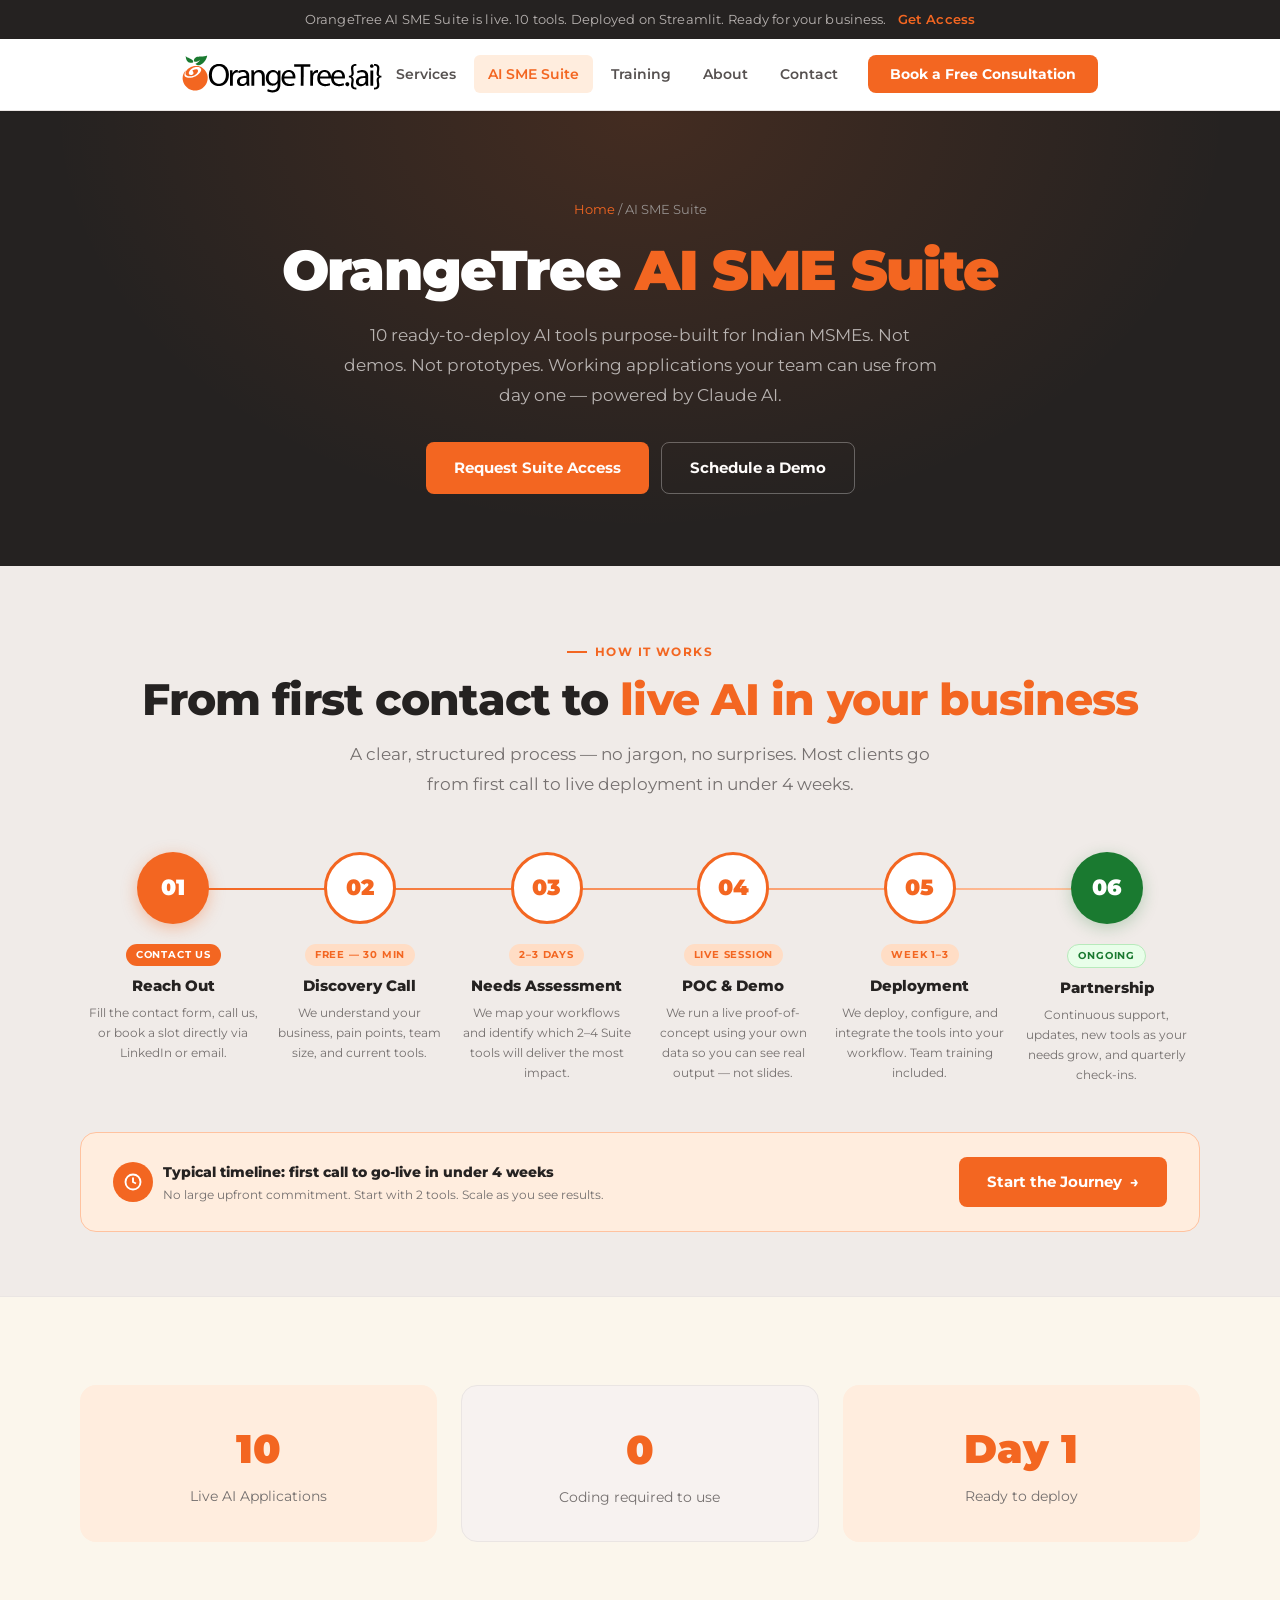
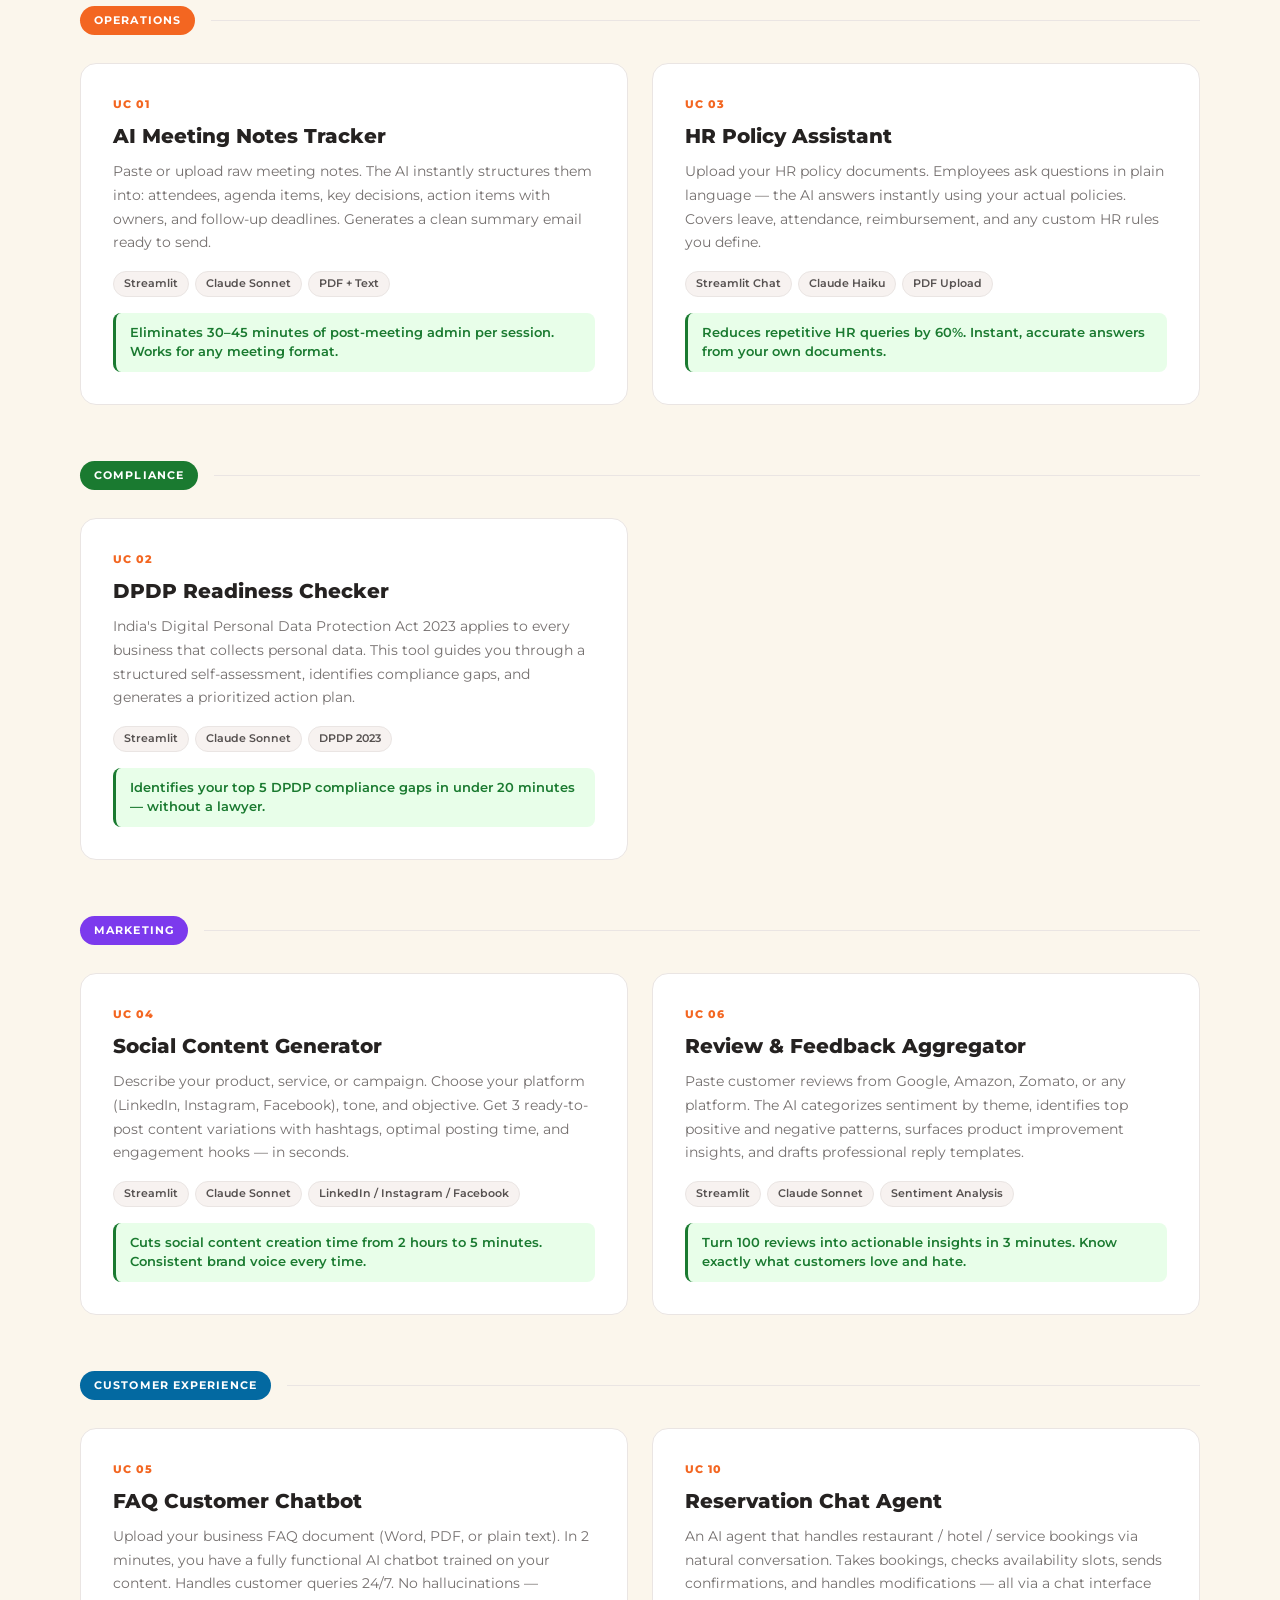
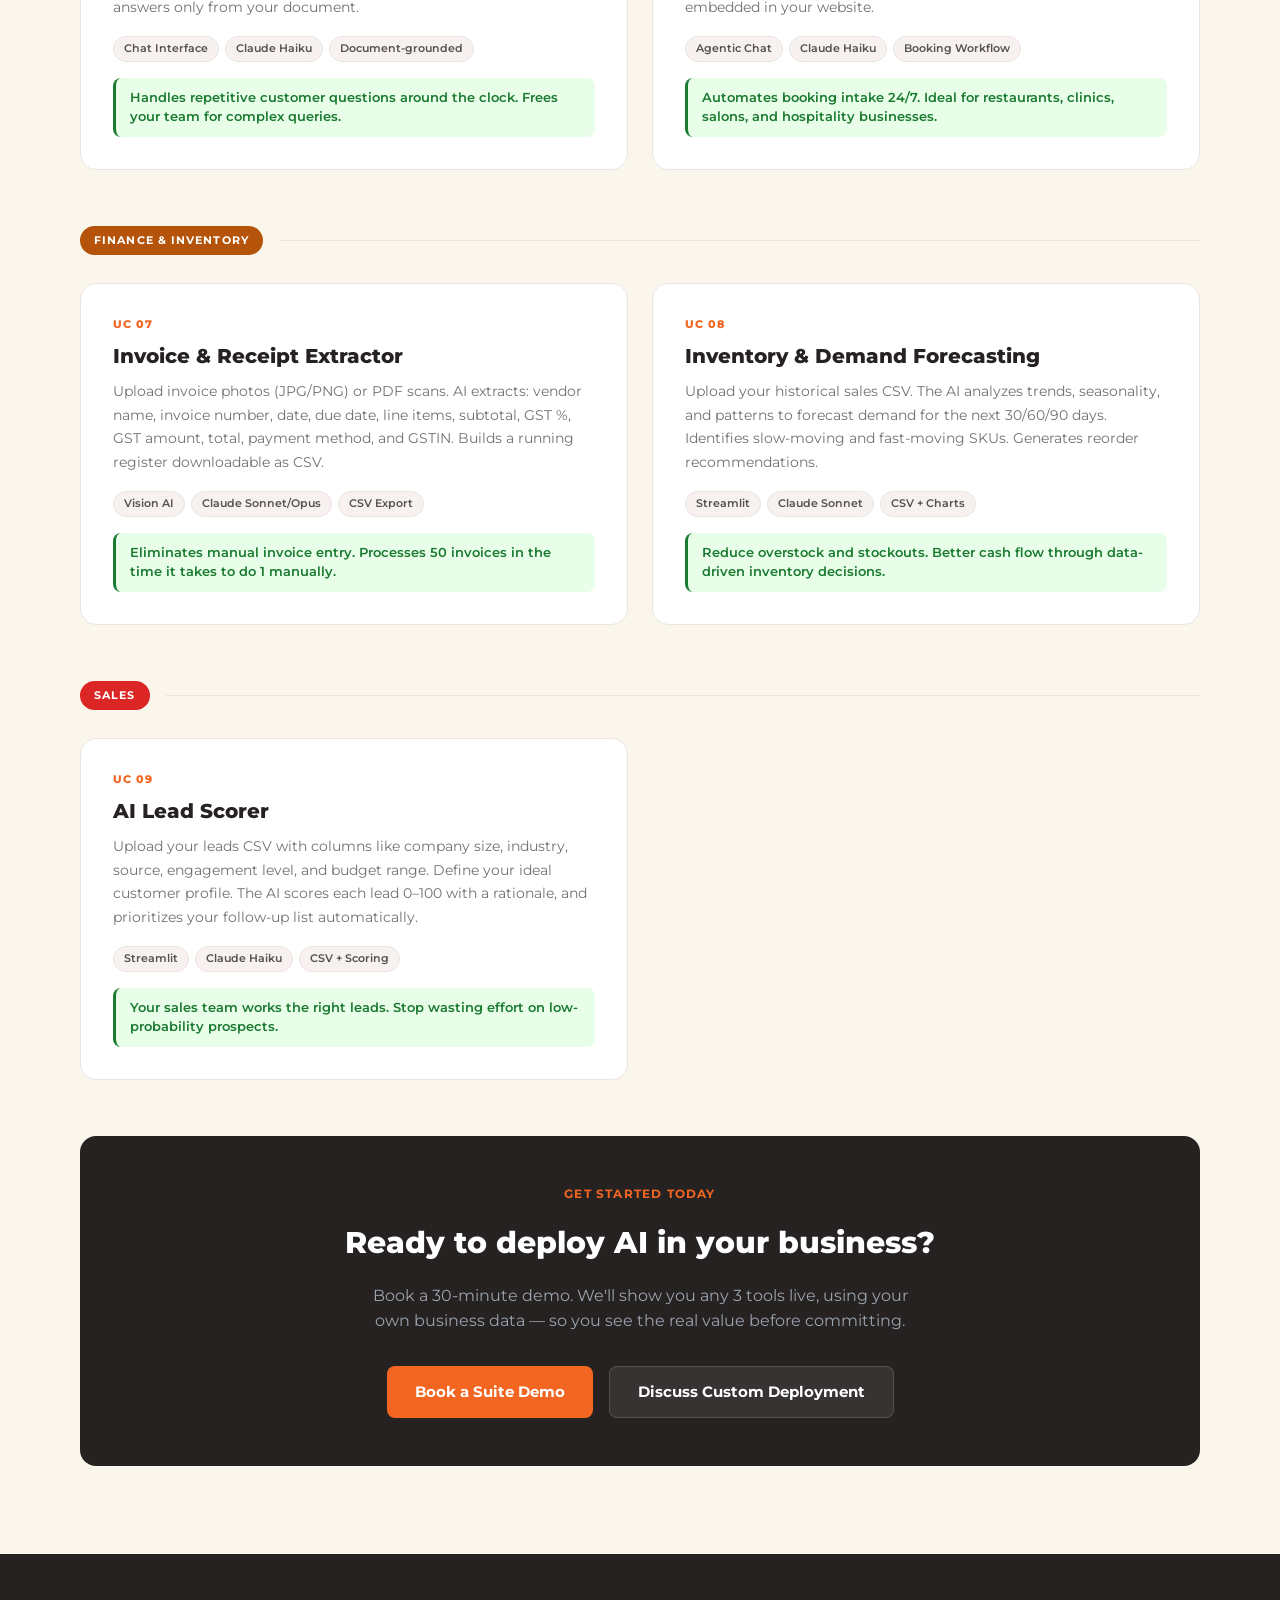
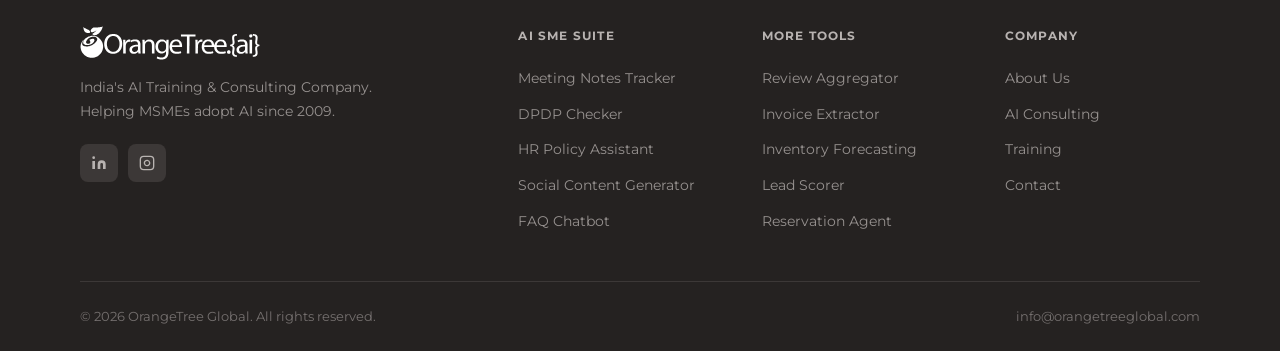
<file: sme-suite.html>
<!DOCTYPE html>
<html lang="en">
<head>
<meta charset="UTF-8">
<meta name="viewport" content="width=device-width, initial-scale=1.0">
<title>AI SME Suite — 10 AI Tools for Indian MSMEs | OrangeTree Global</title>
<meta name="description" content="10 ready-to-deploy AI tools purpose-built for Indian MSMEs. From invoice extraction to customer chatbots — built on Claude AI by OrangeTree Global.">
<link rel="stylesheet" href="style.css">
</head>
<body>

<!-- Announcement Bar -->
<div class="ann-bar">
  OrangeTree AI SME Suite is live. 10 tools. Deployed on Streamlit. Ready for your business.
  <a href="contact.html">Get Access</a>
</div>

<!-- Navigation -->
<nav class="site-nav">
  <div class="container">
    <div class="nav-inner">
      <a href="index.html" class="nav-logo">
        <img src="logo-ai.svg" alt="OrangeTree.{ai}" style="height:38px;width:auto;">
      </a>
      <ul class="nav-menu" id="navMenu">
        <li class="nav-item">
          <a href="ai-consulting.html" class="nav-link">Services</a>
        </li>
        <li class="nav-item">
          <a href="sme-suite.html" class="nav-link nav-active">AI SME Suite</a>
        </li>
        <li class="nav-item">
          <a href="training.html" class="nav-link">Training</a>
        </li>
        <li class="nav-item">
          <a href="about.html" class="nav-link">About</a>
        </li>
        <li class="nav-item">
          <a href="contact.html" class="nav-link">Contact</a>
        </li>
        <li>
          <a href="contact.html" class="nav-cta">Book a Free Consultation</a>
        </li>
      </ul>
      <button class="nav-toggle" onclick="document.getElementById('navMenu').classList.toggle('open')" aria-label="Menu">
        <span></span><span></span><span></span>
      </button>
    </div>
  </div>
</nav>

<!-- Page Hero -->
<section class="page-hero">
  <div class="container">
    <div class="breadcrumb"><a href="index.html">Home</a> / AI SME Suite</div>
    <h1>OrangeTree <span>AI SME Suite</span></h1>
    <p>10 ready-to-deploy AI tools purpose-built for Indian MSMEs. Not demos. Not prototypes. Working applications your team can use from day one — powered by Claude AI.</p>
    <div style="display:flex;gap:12px;justify-content:center;flex-wrap:wrap;margin-top:32px;">
      <a href="contact.html" class="btn btn-primary">Request Suite Access</a>
      <a href="contact.html" class="btn btn-ghost" style="color:#fff;border-color:rgba(255,255,255,0.3);">Schedule a Demo</a>
    </div>
  </div>
</section>

<!-- Client Journey Roadmap -->
<section style="background:#f0ebe8;padding:72px 0 64px;border-bottom:1px solid var(--border);">
  <div class="container">
    <div class="section-header text-center" style="margin-bottom:52px;">
      <span class="section-tag">How It Works</span>
      <h2 class="section-title">From first contact to <span>live AI in your business</span></h2>
      <p class="section-sub" style="margin:0 auto;">A clear, structured process — no jargon, no surprises. Most clients go from first call to live deployment in under 4 weeks.</p>
    </div>

    <!-- Roadmap Steps -->
    <div style="position:relative;">
      <!-- Connector line behind steps -->
      <div style="position:absolute;top:36px;left:calc(8.33% + 28px);right:calc(8.33% + 28px);height:2px;background:linear-gradient(to right,var(--orange),var(--orange-200));z-index:0;"></div>

      <div style="display:grid;grid-template-columns:repeat(6,1fr);gap:0;position:relative;z-index:1;">

        <!-- Step 1 -->
        <div style="display:flex;flex-direction:column;align-items:center;text-align:center;padding:0 8px;">
          <div style="width:72px;height:72px;border-radius:50%;background:var(--orange);color:#fff;display:flex;align-items:center;justify-content:center;font-size:22px;font-weight:900;margin-bottom:20px;box-shadow:0 4px 16px rgba(243,102,33,0.35);flex-shrink:0;">01</div>
          <div style="background:var(--orange);color:#fff;font-size:10px;font-weight:700;text-transform:uppercase;letter-spacing:0.08em;padding:3px 10px;border-radius:100px;margin-bottom:10px;">Contact Us</div>
          <h3 style="font-size:15px;font-weight:800;color:var(--text);margin-bottom:8px;line-height:1.3;">Reach Out</h3>
          <p style="font-size:12px;color:var(--text-light);line-height:1.65;">Fill the contact form, call us, or book a slot directly via LinkedIn or email.</p>
        </div>

        <!-- Step 2 -->
        <div style="display:flex;flex-direction:column;align-items:center;text-align:center;padding:0 8px;">
          <div style="width:72px;height:72px;border-radius:50%;background:#fff;border:3px solid var(--orange);color:var(--orange);display:flex;align-items:center;justify-content:center;font-size:22px;font-weight:900;margin-bottom:20px;flex-shrink:0;">02</div>
          <div style="background:var(--orange-100);color:var(--orange);font-size:10px;font-weight:700;text-transform:uppercase;letter-spacing:0.08em;padding:3px 10px;border-radius:100px;margin-bottom:10px;">Free — 30 min</div>
          <h3 style="font-size:15px;font-weight:800;color:var(--text);margin-bottom:8px;line-height:1.3;">Discovery Call</h3>
          <p style="font-size:12px;color:var(--text-light);line-height:1.65;">We understand your business, pain points, team size, and current tools.</p>
        </div>

        <!-- Step 3 -->
        <div style="display:flex;flex-direction:column;align-items:center;text-align:center;padding:0 8px;">
          <div style="width:72px;height:72px;border-radius:50%;background:#fff;border:3px solid var(--orange);color:var(--orange);display:flex;align-items:center;justify-content:center;font-size:22px;font-weight:900;margin-bottom:20px;flex-shrink:0;">03</div>
          <div style="background:var(--orange-100);color:var(--orange);font-size:10px;font-weight:700;text-transform:uppercase;letter-spacing:0.08em;padding:3px 10px;border-radius:100px;margin-bottom:10px;">2–3 days</div>
          <h3 style="font-size:15px;font-weight:800;color:var(--text);margin-bottom:8px;line-height:1.3;">Needs Assessment</h3>
          <p style="font-size:12px;color:var(--text-light);line-height:1.65;">We map your workflows and identify which 2–4 Suite tools will deliver the most impact.</p>
        </div>

        <!-- Step 4 -->
        <div style="display:flex;flex-direction:column;align-items:center;text-align:center;padding:0 8px;">
          <div style="width:72px;height:72px;border-radius:50%;background:#fff;border:3px solid var(--orange);color:var(--orange);display:flex;align-items:center;justify-content:center;font-size:22px;font-weight:900;margin-bottom:20px;flex-shrink:0;">04</div>
          <div style="background:var(--orange-100);color:var(--orange);font-size:10px;font-weight:700;text-transform:uppercase;letter-spacing:0.08em;padding:3px 10px;border-radius:100px;margin-bottom:10px;">Live session</div>
          <h3 style="font-size:15px;font-weight:800;color:var(--text);margin-bottom:8px;line-height:1.3;">POC &amp; Demo</h3>
          <p style="font-size:12px;color:var(--text-light);line-height:1.65;">We run a live proof-of-concept using your own data so you can see real output — not slides.</p>
        </div>

        <!-- Step 5 -->
        <div style="display:flex;flex-direction:column;align-items:center;text-align:center;padding:0 8px;">
          <div style="width:72px;height:72px;border-radius:50%;background:#fff;border:3px solid var(--orange);color:var(--orange);display:flex;align-items:center;justify-content:center;font-size:22px;font-weight:900;margin-bottom:20px;flex-shrink:0;">05</div>
          <div style="background:var(--orange-100);color:var(--orange);font-size:10px;font-weight:700;text-transform:uppercase;letter-spacing:0.08em;padding:3px 10px;border-radius:100px;margin-bottom:10px;">Week 1–3</div>
          <h3 style="font-size:15px;font-weight:800;color:var(--text);margin-bottom:8px;line-height:1.3;">Deployment</h3>
          <p style="font-size:12px;color:var(--text-light);line-height:1.65;">We deploy, configure, and integrate the tools into your workflow. Team training included.</p>
        </div>

        <!-- Step 6 -->
        <div style="display:flex;flex-direction:column;align-items:center;text-align:center;padding:0 8px;">
          <div style="width:72px;height:72px;border-radius:50%;background:var(--green);color:#fff;display:flex;align-items:center;justify-content:center;font-size:22px;font-weight:900;margin-bottom:20px;box-shadow:0 4px 16px rgba(26,122,48,0.25);flex-shrink:0;">06</div>
          <div style="background:var(--green-50);color:var(--green);font-size:10px;font-weight:700;text-transform:uppercase;letter-spacing:0.08em;padding:3px 10px;border-radius:100px;border:1px solid var(--green-200);margin-bottom:10px;">Ongoing</div>
          <h3 style="font-size:15px;font-weight:800;color:var(--text);margin-bottom:8px;line-height:1.3;">Partnership</h3>
          <p style="font-size:12px;color:var(--text-light);line-height:1.65;">Continuous support, updates, new tools as your needs grow, and quarterly check-ins.</p>
        </div>

      </div>
    </div>

    <!-- Timeline note -->
    <div style="margin-top:48px;background:var(--orange-50);border:1px solid var(--orange-200);border-radius:var(--radius-lg);padding:24px 32px;display:flex;align-items:center;gap:24px;flex-wrap:wrap;">
      <div style="display:flex;align-items:center;gap:10px;">
        <div style="width:40px;height:40px;border-radius:50%;background:var(--orange);color:#fff;display:flex;align-items:center;justify-content:center;flex-shrink:0;">
          <svg width="18" height="18" viewBox="0 0 24 24" fill="none" stroke="currentColor" stroke-width="2.5"><circle cx="12" cy="12" r="10"/><polyline points="12 6 12 12 16 14"/></svg>
        </div>
        <div>
          <div style="font-size:14px;font-weight:800;color:var(--text);">Typical timeline: first call to go-live in under 4 weeks</div>
          <div style="font-size:12px;color:var(--text-light);margin-top:2px;">No large upfront commitment. Start with 2 tools. Scale as you see results.</div>
        </div>
      </div>
      <a href="contact.html" class="btn btn-primary btn-arrow" style="margin-left:auto;white-space:nowrap;">Start the Journey</a>
    </div>
  </div>
</section>

<!-- Suite Intro -->
<section class="section">
  <div class="container">
    <div style="display:grid;grid-template-columns:repeat(3,1fr);gap:24px;margin-bottom:64px;">
      <div style="text-align:center;padding:32px;background:var(--orange-50);border-radius:var(--radius-lg);">
        <div style="font-size:40px;font-weight:900;color:var(--orange);">10</div>
        <div style="font-size:14px;color:var(--text-light);margin-top:4px;">Live AI Applications</div>
      </div>
      <div style="text-align:center;padding:32px;background:var(--grey-50);border:1px solid var(--border);border-radius:var(--radius-lg);">
        <div style="font-size:40px;font-weight:900;color:var(--orange);">0</div>
        <div style="font-size:14px;color:var(--text-light);margin-top:4px;">Coding required to use</div>
      </div>
      <div style="text-align:center;padding:32px;background:var(--orange-50);border-radius:var(--radius-lg);">
        <div style="font-size:40px;font-weight:900;color:var(--orange);">Day 1</div>
        <div style="font-size:14px;color:var(--text-light);margin-top:4px;">Ready to deploy</div>
      </div>
    </div>

    <!-- Category: Operations -->
    <div style="margin-bottom:56px;">
      <div style="display:flex;align-items:center;gap:16px;margin-bottom:28px;">
        <span style="background:var(--orange);color:#fff;font-size:11px;font-weight:700;letter-spacing:0.1em;text-transform:uppercase;padding:6px 14px;border-radius:20px;">Operations</span>
        <div style="flex:1;height:1px;background:var(--border);"></div>
      </div>
      <div class="grid-2">
        <div class="sme-card" id="uc1">
          <div class="sme-card-num">UC 01</div>
          <h3>AI Meeting Notes Tracker</h3>
          <p>Paste or upload raw meeting notes. The AI instantly structures them into: attendees, agenda items, key decisions, action items with owners, and follow-up deadlines. Generates a clean summary email ready to send.</p>
          <div class="sme-tag-list">
            <span class="sme-tag">Streamlit</span>
            <span class="sme-tag">Claude Sonnet</span>
            <span class="sme-tag">PDF + Text</span>
          </div>
          <div class="sme-benefit">
            Eliminates 30–45 minutes of post-meeting admin per session. Works for any meeting format.
          </div>
        </div>
        <div class="sme-card" id="uc3">
          <div class="sme-card-num">UC 03</div>
          <h3>HR Policy Assistant</h3>
          <p>Upload your HR policy documents. Employees ask questions in plain language — the AI answers instantly using your actual policies. Covers leave, attendance, reimbursement, and any custom HR rules you define.</p>
          <div class="sme-tag-list">
            <span class="sme-tag">Streamlit Chat</span>
            <span class="sme-tag">Claude Haiku</span>
            <span class="sme-tag">PDF Upload</span>
          </div>
          <div class="sme-benefit">
            Reduces repetitive HR queries by 60%. Instant, accurate answers from your own documents.
          </div>
        </div>
      </div>
    </div>

    <!-- Category: Compliance & Legal -->
    <div style="margin-bottom:56px;">
      <div style="display:flex;align-items:center;gap:16px;margin-bottom:28px;">
        <span style="background:#1A7A30;color:#fff;font-size:11px;font-weight:700;letter-spacing:0.1em;text-transform:uppercase;padding:6px 14px;border-radius:20px;">Compliance</span>
        <div style="flex:1;height:1px;background:var(--border);"></div>
      </div>
      <div class="grid-2">
        <div class="sme-card" id="uc2">
          <div class="sme-card-num">UC 02</div>
          <h3>DPDP Readiness Checker</h3>
          <p>India's Digital Personal Data Protection Act 2023 applies to every business that collects personal data. This tool guides you through a structured self-assessment, identifies compliance gaps, and generates a prioritized action plan.</p>
          <div class="sme-tag-list">
            <span class="sme-tag">Streamlit</span>
            <span class="sme-tag">Claude Sonnet</span>
            <span class="sme-tag">DPDP 2023</span>
          </div>
          <div class="sme-benefit">
            Identifies your top 5 DPDP compliance gaps in under 20 minutes — without a lawyer.
          </div>
        </div>
      </div>
    </div>

    <!-- Category: Marketing -->
    <div style="margin-bottom:56px;">
      <div style="display:flex;align-items:center;gap:16px;margin-bottom:28px;">
        <span style="background:#7c3aed;color:#fff;font-size:11px;font-weight:700;letter-spacing:0.1em;text-transform:uppercase;padding:6px 14px;border-radius:20px;">Marketing</span>
        <div style="flex:1;height:1px;background:var(--border);"></div>
      </div>
      <div class="grid-2">
        <div class="sme-card" id="uc4">
          <div class="sme-card-num">UC 04</div>
          <h3>Social Content Generator</h3>
          <p>Describe your product, service, or campaign. Choose your platform (LinkedIn, Instagram, Facebook), tone, and objective. Get 3 ready-to-post content variations with hashtags, optimal posting time, and engagement hooks — in seconds.</p>
          <div class="sme-tag-list">
            <span class="sme-tag">Streamlit</span>
            <span class="sme-tag">Claude Sonnet</span>
            <span class="sme-tag">LinkedIn / Instagram / Facebook</span>
          </div>
          <div class="sme-benefit">
            Cuts social content creation time from 2 hours to 5 minutes. Consistent brand voice every time.
          </div>
        </div>
        <div class="sme-card" id="uc6">
          <div class="sme-card-num">UC 06</div>
          <h3>Review &amp; Feedback Aggregator</h3>
          <p>Paste customer reviews from Google, Amazon, Zomato, or any platform. The AI categorizes sentiment by theme, identifies top positive and negative patterns, surfaces product improvement insights, and drafts professional reply templates.</p>
          <div class="sme-tag-list">
            <span class="sme-tag">Streamlit</span>
            <span class="sme-tag">Claude Sonnet</span>
            <span class="sme-tag">Sentiment Analysis</span>
          </div>
          <div class="sme-benefit">
            Turn 100 reviews into actionable insights in 3 minutes. Know exactly what customers love and hate.
          </div>
        </div>
      </div>
    </div>

    <!-- Category: Customer Experience -->
    <div style="margin-bottom:56px;">
      <div style="display:flex;align-items:center;gap:16px;margin-bottom:28px;">
        <span style="background:#0369a1;color:#fff;font-size:11px;font-weight:700;letter-spacing:0.1em;text-transform:uppercase;padding:6px 14px;border-radius:20px;">Customer Experience</span>
        <div style="flex:1;height:1px;background:var(--border);"></div>
      </div>
      <div class="grid-2">
        <div class="sme-card" id="uc5">
          <div class="sme-card-num">UC 05</div>
          <h3>FAQ Customer Chatbot</h3>
          <p>Upload your business FAQ document (Word, PDF, or plain text). In 2 minutes, you have a fully functional AI chatbot trained on your content. Handles customer queries 24/7. No hallucinations — answers only from your document.</p>
          <div class="sme-tag-list">
            <span class="sme-tag">Chat Interface</span>
            <span class="sme-tag">Claude Haiku</span>
            <span class="sme-tag">Document-grounded</span>
          </div>
          <div class="sme-benefit">
            Handles repetitive customer questions around the clock. Frees your team for complex queries.
          </div>
        </div>
        <div class="sme-card" id="uc10">
          <div class="sme-card-num">UC 10</div>
          <h3>Reservation Chat Agent</h3>
          <p>An AI agent that handles restaurant / hotel / service bookings via natural conversation. Takes bookings, checks availability slots, sends confirmations, and handles modifications — all via a chat interface embedded in your website.</p>
          <div class="sme-tag-list">
            <span class="sme-tag">Agentic Chat</span>
            <span class="sme-tag">Claude Haiku</span>
            <span class="sme-tag">Booking Workflow</span>
          </div>
          <div class="sme-benefit">
            Automates booking intake 24/7. Ideal for restaurants, clinics, salons, and hospitality businesses.
          </div>
        </div>
      </div>
    </div>

    <!-- Category: Finance -->
    <div style="margin-bottom:56px;">
      <div style="display:flex;align-items:center;gap:16px;margin-bottom:28px;">
        <span style="background:#b45309;color:#fff;font-size:11px;font-weight:700;letter-spacing:0.1em;text-transform:uppercase;padding:6px 14px;border-radius:20px;">Finance &amp; Inventory</span>
        <div style="flex:1;height:1px;background:var(--border);"></div>
      </div>
      <div class="grid-2">
        <div class="sme-card" id="uc7">
          <div class="sme-card-num">UC 07</div>
          <h3>Invoice &amp; Receipt Extractor</h3>
          <p>Upload invoice photos (JPG/PNG) or PDF scans. AI extracts: vendor name, invoice number, date, due date, line items, subtotal, GST %, GST amount, total, payment method, and GSTIN. Builds a running register downloadable as CSV.</p>
          <div class="sme-tag-list">
            <span class="sme-tag">Vision AI</span>
            <span class="sme-tag">Claude Sonnet/Opus</span>
            <span class="sme-tag">CSV Export</span>
          </div>
          <div class="sme-benefit">
            Eliminates manual invoice entry. Processes 50 invoices in the time it takes to do 1 manually.
          </div>
        </div>
        <div class="sme-card" id="uc8">
          <div class="sme-card-num">UC 08</div>
          <h3>Inventory &amp; Demand Forecasting</h3>
          <p>Upload your historical sales CSV. The AI analyzes trends, seasonality, and patterns to forecast demand for the next 30/60/90 days. Identifies slow-moving and fast-moving SKUs. Generates reorder recommendations.</p>
          <div class="sme-tag-list">
            <span class="sme-tag">Streamlit</span>
            <span class="sme-tag">Claude Sonnet</span>
            <span class="sme-tag">CSV + Charts</span>
          </div>
          <div class="sme-benefit">
            Reduce overstock and stockouts. Better cash flow through data-driven inventory decisions.
          </div>
        </div>
      </div>
    </div>

    <!-- Category: Sales -->
    <div style="margin-bottom:56px;">
      <div style="display:flex;align-items:center;gap:16px;margin-bottom:28px;">
        <span style="background:#dc2626;color:#fff;font-size:11px;font-weight:700;letter-spacing:0.1em;text-transform:uppercase;padding:6px 14px;border-radius:20px;">Sales</span>
        <div style="flex:1;height:1px;background:var(--border);"></div>
      </div>
      <div class="grid-2">
        <div class="sme-card" id="uc9">
          <div class="sme-card-num">UC 09</div>
          <h3>AI Lead Scorer</h3>
          <p>Upload your leads CSV with columns like company size, industry, source, engagement level, and budget range. Define your ideal customer profile. The AI scores each lead 0–100 with a rationale, and prioritizes your follow-up list automatically.</p>
          <div class="sme-tag-list">
            <span class="sme-tag">Streamlit</span>
            <span class="sme-tag">Claude Haiku</span>
            <span class="sme-tag">CSV + Scoring</span>
          </div>
          <div class="sme-benefit">
            Your sales team works the right leads. Stop wasting effort on low-probability prospects.
          </div>
        </div>
      </div>
    </div>

    <!-- CTA -->
    <div style="background:var(--grey-900);border-radius:var(--radius-lg);padding:48px;text-align:center;color:#fff;">
      <span style="font-size:12px;font-weight:700;letter-spacing:0.1em;text-transform:uppercase;color:var(--orange);display:block;margin-bottom:16px;">Get Started Today</span>
      <h2 style="font-size:30px;font-weight:800;margin-bottom:16px;color:#fff;">Ready to deploy AI in your business?</h2>
      <p style="color:#9ca3af;font-size:16px;margin-bottom:32px;max-width:560px;margin-left:auto;margin-right:auto;">Book a 30-minute demo. We'll show you any 3 tools live, using your own business data — so you see the real value before committing.</p>
      <div style="display:flex;gap:16px;justify-content:center;flex-wrap:wrap;">
        <a href="contact.html" class="btn btn-primary">Book a Suite Demo</a>
        <a href="contact.html" class="btn" style="background:rgba(255,255,255,0.08);color:#fff;border:1px solid rgba(255,255,255,0.15);">Discuss Custom Deployment</a>
      </div>
    </div>
  </div>
</section>

<!-- Footer -->
<footer class="site-footer">
  <div class="container">
    <div class="footer-top">
      <div class="footer-brand">
        <img src="logo-ai-white.svg" alt="OrangeTree.{ai}" style="height:34px;width:auto;margin-bottom:16px;">
        <p>India's AI Training &amp; Consulting Company. Helping MSMEs adopt AI since 2009.</p>
        <div class="footer-social">
          <a href="https://www.linkedin.com/company/orangetreeglobal" target="_blank">
            <svg width="16" height="16" viewBox="0 0 24 24" fill="currentColor"><path d="M16 8a6 6 0 0 1 6 6v7h-4v-7a2 2 0 0 0-2-2 2 2 0 0 0-2 2v7h-4v-7a6 6 0 0 1 6-6z"/><rect x="2" y="9" width="4" height="12"/><circle cx="4" cy="4" r="2"/></svg>
          </a>
          <a href="https://www.instagram.com/orangetreeglobal" target="_blank">
            <svg width="16" height="16" viewBox="0 0 24 24" fill="none" stroke="currentColor" stroke-width="2"><rect x="2" y="2" width="20" height="20" rx="5"/><path d="M16 11.37A4 4 0 1 1 12.63 8 4 4 0 0 1 16 11.37z"/><line x1="17.5" y1="6.5" x2="17.51" y2="6.5"/></svg>
          </a>
        </div>
      </div>
      <div class="footer-col">
        <h4>AI SME Suite</h4>
        <ul>
          <li><a href="#uc1">Meeting Notes Tracker</a></li>
          <li><a href="#uc2">DPDP Checker</a></li>
          <li><a href="#uc3">HR Policy Assistant</a></li>
          <li><a href="#uc4">Social Content Generator</a></li>
          <li><a href="#uc5">FAQ Chatbot</a></li>
        </ul>
      </div>
      <div class="footer-col">
        <h4>More Tools</h4>
        <ul>
          <li><a href="#uc6">Review Aggregator</a></li>
          <li><a href="#uc7">Invoice Extractor</a></li>
          <li><a href="#uc8">Inventory Forecasting</a></li>
          <li><a href="#uc9">Lead Scorer</a></li>
          <li><a href="#uc10">Reservation Agent</a></li>
        </ul>
      </div>
      <div class="footer-col">
        <h4>Company</h4>
        <ul>
          <li><a href="about.html">About Us</a></li>
          <li><a href="ai-consulting.html">AI Consulting</a></li>
          <li><a href="training.html">Training</a></li>
          <li><a href="contact.html">Contact</a></li>
        </ul>
      </div>
    </div>
    <div class="footer-bottom">
      <p>&copy; 2026 OrangeTree Global. All rights reserved.</p>
      <p>info@orangetreeglobal.com</p>
    </div>
  </div>
</footer>

</body>
</html>
</file>
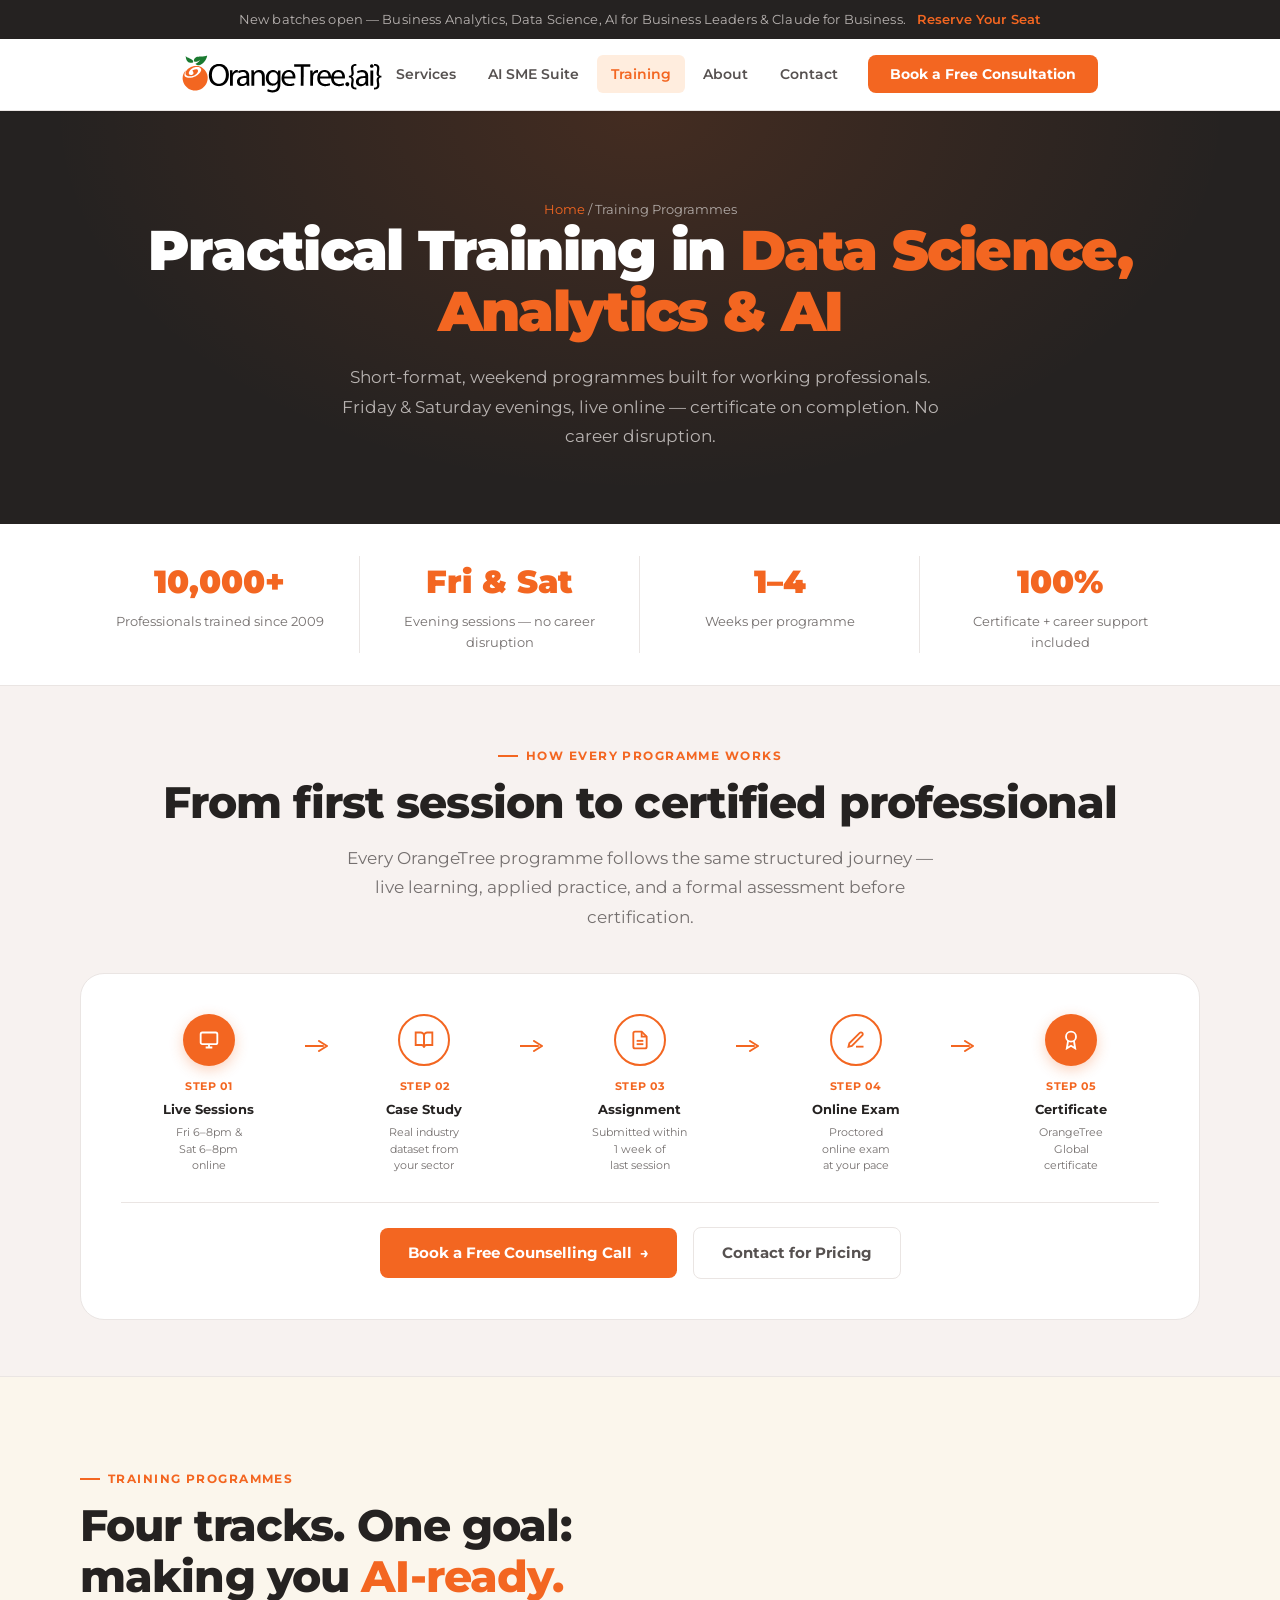
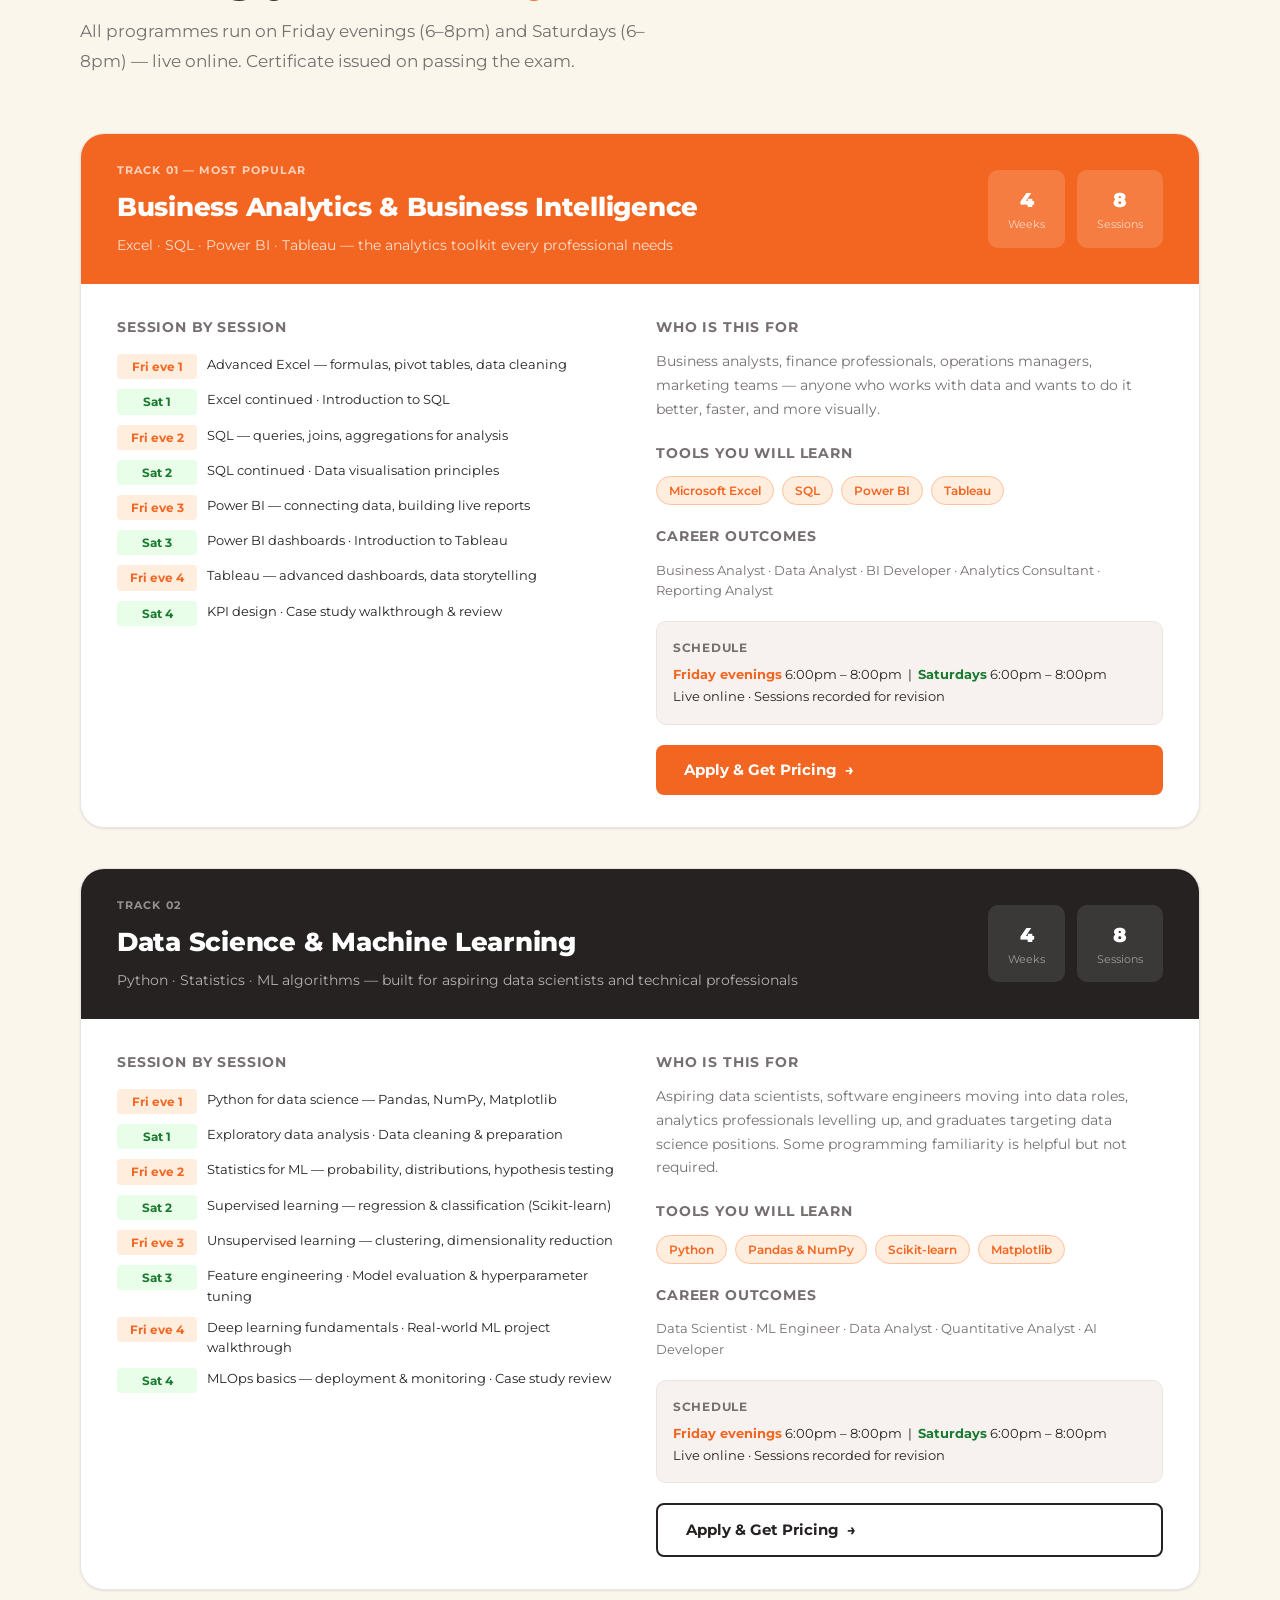
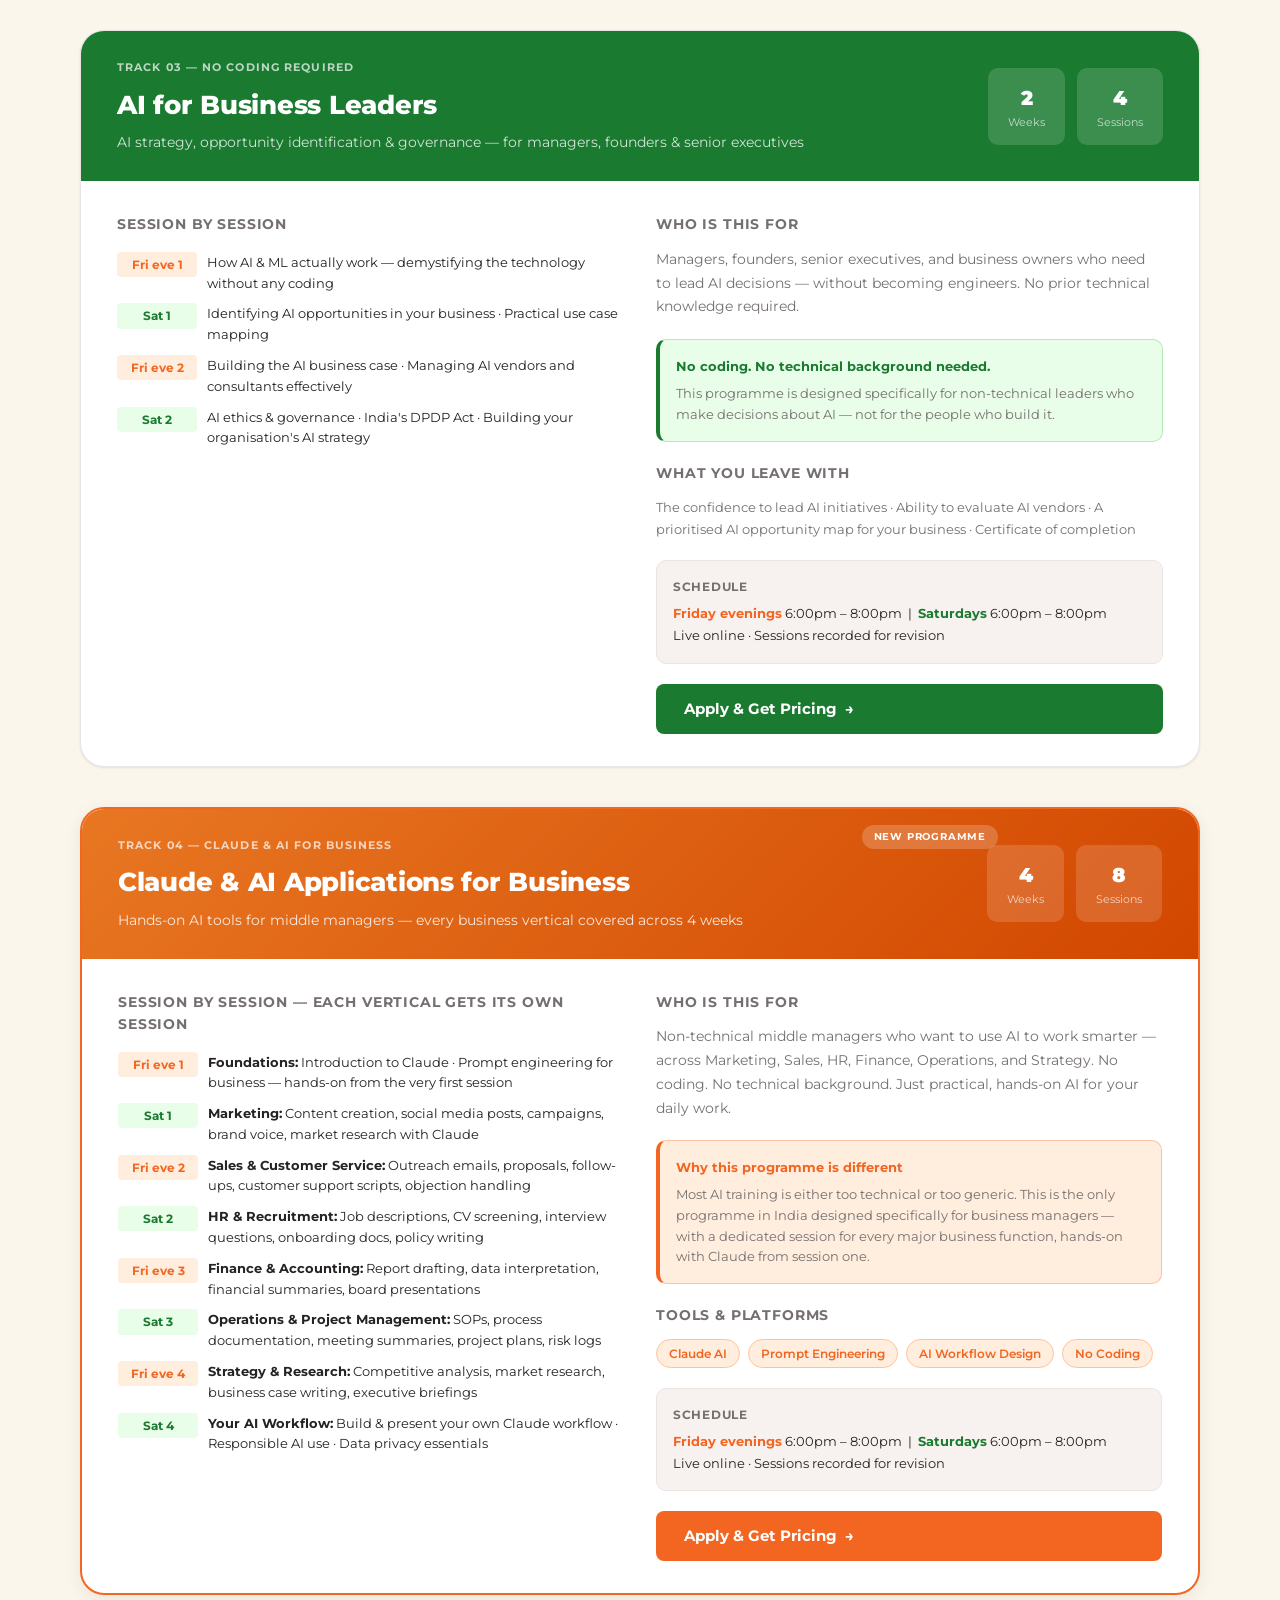
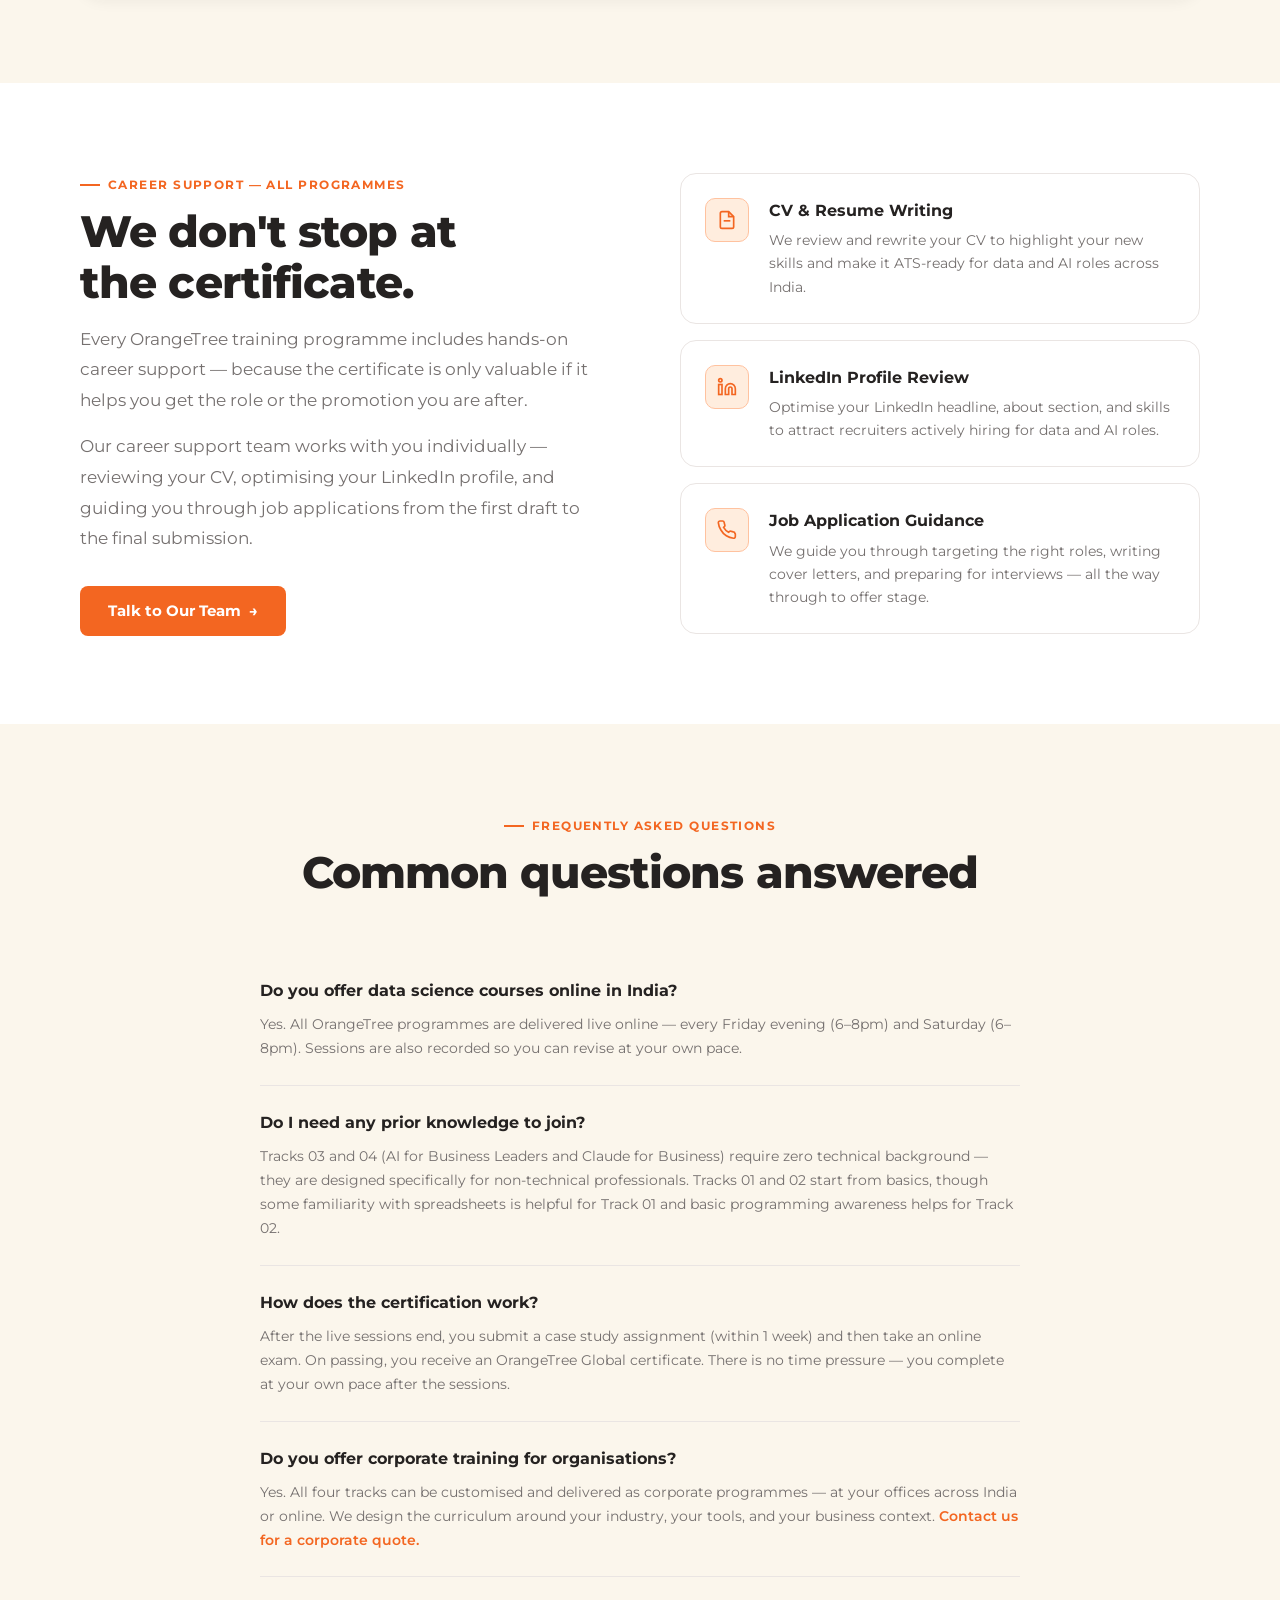
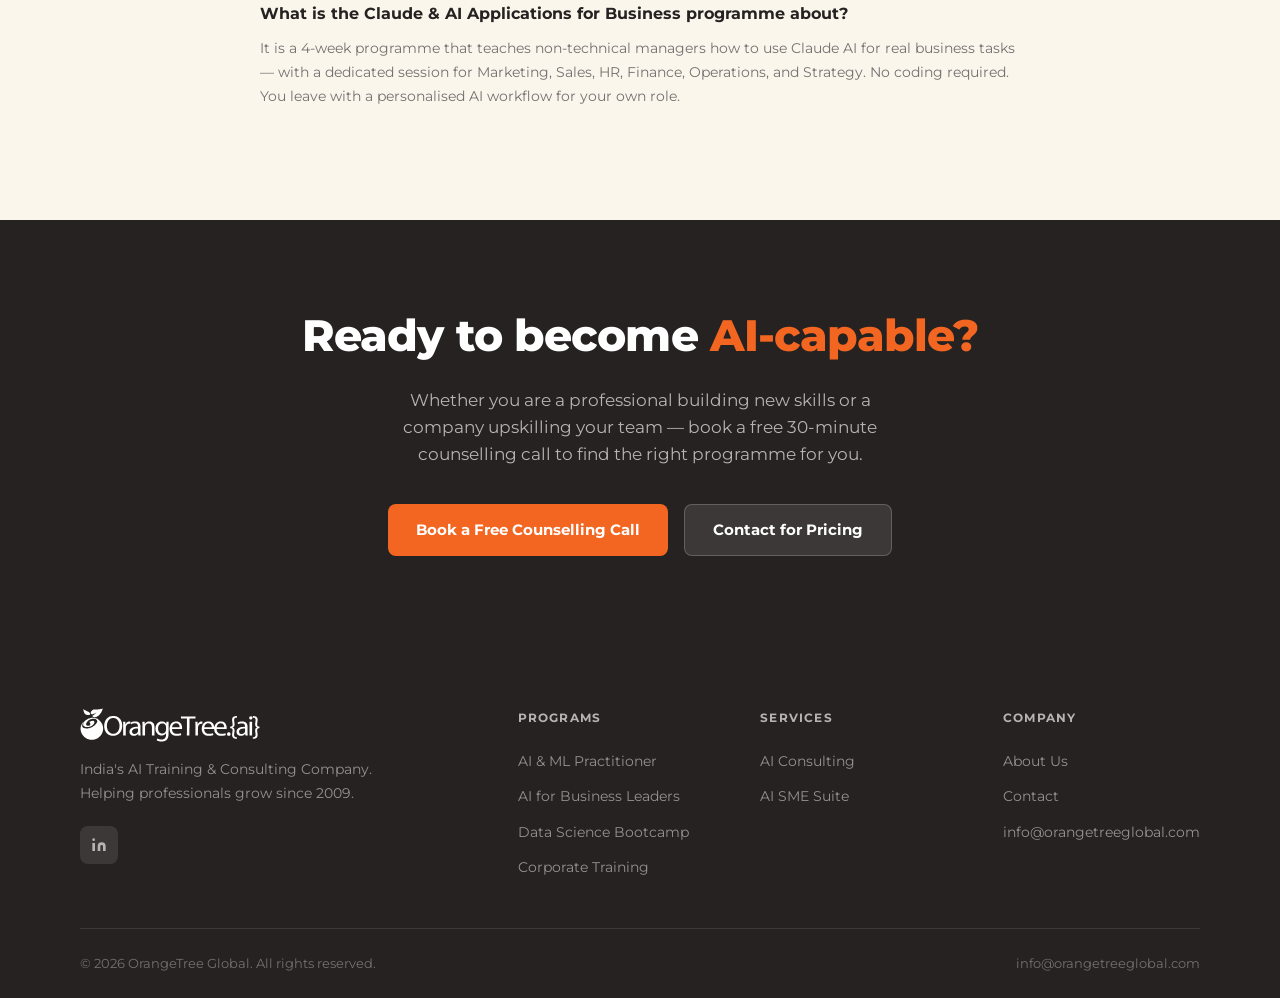
<file: training.html>
<!DOCTYPE html>
<html lang="en">
<head>
<meta charset="UTF-8">
<meta name="viewport" content="width=device-width, initial-scale=1.0">
<title>Data Science & AI Training Courses India | OrangeTree</title>
<meta property="og:type" content="website">
<meta property="og:url" content="https://www.orangetreeglobal.com/training.html">
<meta property="og:title" content="Data Science & AI Training Courses India | OrangeTree Global">
<meta property="og:description" content="4 programmes: Business Analytics, Data Science & ML, AI for Business Leaders, Claude for Business. Fri & Sat evenings, live online, certificate included.">
<meta property="og:image" content="https://www.orangetreeglobal.com/og-image.png">
<meta name="twitter:card" content="summary_large_image">
<meta name="twitter:title" content="Data Science & AI Training Courses India | OrangeTree Global">
<meta name="twitter:description" content="4 programmes: Business Analytics, Data Science & ML, AI for Business Leaders, Claude for Business. Fri & Sat evenings, live online, certificate included.">
<meta name="description" content="Weekend data science, AI & analytics courses for working professionals. Friday & Saturday evenings, live online. OrangeTree certificate on completion.">
<meta name="keywords" content="data science course India, AI training course India, machine learning course India, business analytics training India, generative AI course India, Power BI training India, Python data science India, data science training Kolkata">
<style>
/* ============================================================
   OrangeTree.{ai} — Shared Stylesheet
   Brand: Cream / Warm Neutrals / Orange / Green
   ============================================================ */

@import url('https://fonts.googleapis.com/css2?family=Montserrat:wght@300;400;500;600;700;800;900&family=JetBrains+Mono:wght@400;600&display=swap');

/* ---------- Brand Tokens ---------- */
:root {
  /* Core brand */
  --ot-orange:        #F36621;
  --ot-green:         #1A7A30;
  --ot-cream:         #FBF6EC;

  /* Orange ramp */
  --ot-orange-50:     #ffedde;
  --ot-orange-100:    #ffddc5;
  --ot-orange-200:    #ffc29f;
  --ot-orange-300:    #ffa172;
  --ot-orange-400:    #ff7e43;
  --ot-orange-500:    #F36621;
  --ot-orange-600:    #d24700;
  --ot-orange-700:    #ae3100;

  /* Green ramp */
  --ot-green-50:      #e8fee9;
  --ot-green-100:     #d5f8d7;
  --ot-green-200:     #b7eabb;
  --ot-green-600:     #379146;
  --ot-green-700:     #1A7A30;

  /* Warm neutral ramp */
  --ot-neutral-50:    #fef9f7;
  --ot-neutral-100:   #f7f2f0;
  --ot-neutral-200:   #eae5e3;
  --ot-neutral-300:   #d9d5d3;
  --ot-neutral-400:   #b8b3b1;
  --ot-neutral-500:   #96918f;
  --ot-neutral-600:   #75706f;
  --ot-neutral-700:   #565150;
  --ot-neutral-800:   #3c3837;
  --ot-neutral-900:   #252221;
  --ot-neutral-950:   #13100e;

  /* Semantic aliases */
  --orange:           var(--ot-orange-500);
  --orange-dark:      var(--ot-orange-600);
  --orange-50:        var(--ot-orange-50);
  --orange-100:       var(--ot-orange-100);
  --orange-200:       var(--ot-orange-200);
  --green:            var(--ot-green-700);
  --green-50:         var(--ot-green-50);
  --green-100:        var(--ot-green-100);
  --green-200:        var(--ot-green-200);
  --white:            #ffffff;
  --cream:            var(--ot-cream);

  /* Greys mapped to warm neutrals */
  --grey-50:          var(--ot-neutral-100);
  --grey-100:         var(--ot-neutral-200);
  --grey-200:         var(--ot-neutral-200);
  --grey-300:         var(--ot-neutral-300);
  --grey-400:         var(--ot-neutral-400);
  --grey-500:         var(--ot-neutral-500);
  --grey-600:         var(--ot-neutral-600);
  --grey-700:         var(--ot-neutral-700);
  --grey-800:         var(--ot-neutral-800);
  --grey-900:         var(--ot-neutral-900);

  /* Layout tokens */
  --text:             var(--ot-neutral-900);
  --text-light:       var(--ot-neutral-600);
  --border:           var(--ot-neutral-200);
  --shadow-sm:        0 1px 3px rgba(37,34,33,0.06), 0 1px 2px rgba(37,34,33,0.04);
  --shadow:           0 4px 16px rgba(37,34,33,0.08);
  --shadow-lg:        0 12px 40px rgba(37,34,33,0.12);
  --radius:           10px;
  --radius-lg:        16px;
  --radius-xl:        24px;
  --container:        1200px;
  --nav-h:            72px;
}

/* ---------- Reset ---------- */
*, *::before, *::after { box-sizing: border-box; margin: 0; padding: 0; }
html { scroll-behavior: smooth; }
body {
  font-family: 'Montserrat', -apple-system, BlinkMacSystemFont, sans-serif;
  background: var(--cream);
  color: var(--text);
  font-size: 16px;
  line-height: 1.6;
  -webkit-font-smoothing: antialiased;
}
a { text-decoration: none; color: inherit; }
img { max-width: 100%; display: block; }
ul { list-style: none; }
button { font-family: inherit; cursor: pointer; border: none; background: none; }
code, pre { font-family: 'JetBrains Mono', monospace; }

/* ---------- Container ---------- */
.container {
  max-width: var(--container);
  margin: 0 auto;
  padding: 0 40px;
}
@media (max-width: 768px) { .container { padding: 0 20px; } }

/* ---------- Announcement Bar ---------- */
.ann-bar {
  background: var(--ot-neutral-900);
  color: var(--ot-neutral-400);
  font-size: 13px;
  text-align: center;
  padding: 9px 20px;
  letter-spacing: 0.01em;
}
.ann-bar a { color: var(--orange); font-weight: 600; margin-left: 8px; }
.ann-bar a:hover { text-decoration: underline; }

/* ---------- Navigation ---------- */
.site-nav {
  position: sticky;
  top: 0;
  z-index: 200;
  background: var(--white);
  border-bottom: 1px solid var(--border);
  height: var(--nav-h);
  display: flex;
  align-items: center;
  box-shadow: var(--shadow-sm);
}
.nav-inner {
  display: flex;
  align-items: center;
  justify-content: space-between;
  width: 100%;
}
.nav-logo svg { height: 38px; width: auto; }
.nav-logo img { height: 38px; width: auto; }

.nav-menu {
  display: flex;
  align-items: center;
  gap: 4px;
}
.nav-item {
  position: relative;
}
.nav-link {
  display: flex;
  align-items: center;
  gap: 5px;
  padding: 8px 14px;
  font-size: 14px;
  font-weight: 600;
  color: var(--ot-neutral-700);
  border-radius: 6px;
  transition: color 0.2s, background 0.2s;
  white-space: nowrap;
}
.nav-link:hover, .nav-link.active { color: var(--orange); background: var(--orange-50); }
.nav-link svg { width: 14px; height: 14px; transition: transform 0.2s; }
.nav-item:hover .nav-link svg { transform: rotate(180deg); }

/* Mega-menu */
.mega-menu {
  display: none;
  position: absolute;
  top: calc(100% + 8px);
  left: 50%;
  transform: translateX(-50%);
  background: var(--white);
  border: 1px solid var(--border);
  border-radius: var(--radius-lg);
  box-shadow: var(--shadow-lg);
  padding: 28px;
  min-width: 560px;
  z-index: 300;
}
.nav-item:hover .mega-menu { display: block; }
.mega-menu-grid { display: grid; grid-template-columns: 1fr 1fr; gap: 8px; }
.mega-menu-grid.cols-3 { grid-template-columns: 1fr 1fr 1fr; }
.mega-label {
  font-size: 11px;
  font-weight: 700;
  text-transform: uppercase;
  letter-spacing: 0.1em;
  color: var(--ot-neutral-400);
  margin-bottom: 12px;
  grid-column: 1 / -1;
}
.mega-item {
  display: flex;
  flex-direction: column;
  padding: 12px 14px;
  border-radius: var(--radius);
  transition: background 0.15s;
}
.mega-item:hover { background: var(--orange-50); }
.mega-item-title {
  font-size: 13px;
  font-weight: 600;
  color: var(--text);
  margin-bottom: 2px;
}
.mega-item:hover .mega-item-title { color: var(--orange); }
.mega-item-desc {
  font-size: 12px;
  color: var(--ot-neutral-500);
  line-height: 1.4;
}

/* Simple dropdown */
.dropdown {
  display: none;
  position: absolute;
  top: calc(100% + 8px);
  left: 0;
  background: var(--white);
  border: 1px solid var(--border);
  border-radius: var(--radius);
  box-shadow: var(--shadow-lg);
  padding: 8px;
  min-width: 220px;
  z-index: 300;
}
.nav-item:hover .dropdown { display: block; }
.dropdown a {
  display: block;
  padding: 9px 14px;
  font-size: 14px;
  color: var(--ot-neutral-700);
  border-radius: 6px;
  transition: all 0.15s;
}
.dropdown a:hover { background: var(--orange-50); color: var(--orange); }

.nav-cta {
  background: var(--orange);
  color: var(--white);
  padding: 10px 22px;
  border-radius: 8px;
  font-size: 14px;
  font-weight: 700;
  transition: background 0.2s, box-shadow 0.2s;
  white-space: nowrap;
  margin-left: 12px;
}
.nav-cta:hover { background: var(--orange-dark); box-shadow: 0 4px 16px rgba(243,102,33,0.3); }

/* Mobile nav toggle */
.nav-toggle {
  display: none;
  flex-direction: column;
  gap: 5px;
  padding: 6px;
  cursor: pointer;
}
.nav-toggle span {
  display: block;
  width: 24px;
  height: 2px;
  background: var(--ot-neutral-700);
  border-radius: 2px;
  transition: all 0.3s;
}

/* ---------- Buttons ---------- */
.btn {
  display: inline-flex;
  align-items: center;
  gap: 8px;
  padding: 13px 28px;
  border-radius: 8px;
  font-size: 15px;
  font-weight: 700;
  transition: all 0.2s;
  cursor: pointer;
}
.btn-primary {
  background: var(--orange);
  color: var(--white);
}
.btn-primary:hover { background: var(--orange-dark); box-shadow: 0 4px 20px rgba(243,102,33,0.28); transform: translateY(-1px); }
.btn-outline {
  background: transparent;
  color: var(--orange);
  border: 2px solid var(--orange);
}
.btn-outline:hover { background: var(--orange-50); }
.btn-ghost {
  background: transparent;
  color: var(--ot-neutral-700);
  border: 1px solid var(--border);
}
.btn-ghost:hover { border-color: var(--orange); color: var(--orange); background: var(--orange-50); }
.btn-sm { padding: 9px 20px; font-size: 13px; }
.btn-arrow::after { content: ' →'; }

/* ---------- Section Helpers ---------- */
.section { padding: 88px 0; }
.section-sm { padding: 56px 0; }
.section-bg { background: var(--white); }
.section-dark { background: var(--ot-neutral-900); }
.section-cream { background: var(--cream); }

.section-tag {
  display: inline-block;
  font-size: 12px;
  font-weight: 700;
  text-transform: uppercase;
  letter-spacing: 0.12em;
  color: var(--orange);
  margin-bottom: 12px;
}
.section-tag::before {
  content: '';
  display: inline-block;
  width: 20px;
  height: 2px;
  background: var(--orange);
  margin-right: 8px;
  vertical-align: middle;
  margin-bottom: 2px;
}
.section-title {
  font-size: clamp(28px, 3.5vw, 44px);
  font-weight: 800;
  line-height: 1.15;
  letter-spacing: -0.02em;
  color: var(--text);
  margin-bottom: 16px;
}
.section-title span { color: var(--orange); }
.section-sub {
  font-size: 17px;
  color: var(--text-light);
  max-width: 600px;
  line-height: 1.75;
}
.section-header { margin-bottom: 56px; }
.section-header-row {
  display: flex;
  justify-content: space-between;
  align-items: flex-end;
  margin-bottom: 56px;
  flex-wrap: wrap;
  gap: 20px;
}

/* ---------- Hero ---------- */
.hero {
  padding: 96px 0 80px;
  background: #C8C3C0;
  position: relative;
  overflow: hidden;
}
.hero::before {
  content: '';
  position: absolute;
  right: -10%;
  top: -20%;
  width: 60%;
  height: 140%;
  background: radial-gradient(ellipse at center, rgba(243,102,33,0.12) 0%, transparent 65%);
  pointer-events: none;
}
.hero-inner {
  display: grid;
  grid-template-columns: 1fr 1fr;
  gap: 60px;
  align-items: center;
}
.hero-tag {
  display: inline-flex;
  align-items: center;
  gap: 8px;
  background: var(--orange-100);
  border: 1px solid var(--orange-200);
  border-radius: 100px;
  padding: 5px 14px;
  font-size: 12px;
  font-weight: 700;
  color: var(--orange);
  margin-bottom: 24px;
  text-transform: uppercase;
  letter-spacing: 0.06em;
}
.hero h1 {
  font-size: clamp(36px, 4.5vw, 58px);
  font-weight: 900;
  line-height: 1.1;
  letter-spacing: -0.03em;
  color: var(--text);
  margin-bottom: 20px;
}
.hero h1 span { color: var(--orange); }
.hero-sub {
  font-size: 17px;
  color: var(--text-light);
  line-height: 1.75;
  margin-bottom: 36px;
  max-width: 520px;
}
.hero-btns { display: flex; gap: 14px; flex-wrap: wrap; }
.hero-visual {
  position: relative;
  display: flex;
  align-items: center;
  justify-content: center;
}
.hero-graphic {
  width: 100%;
  max-width: 480px;
  aspect-ratio: 1;
  position: relative;
}
.hero-graphic::before {
  content: '';
  position: absolute;
  inset: 0;
  border-radius: 50%;
  background: conic-gradient(from 0deg, var(--orange-200), var(--orange-50), var(--ot-neutral-100), var(--orange-200));
  opacity: 0.6;
  animation: spin 20s linear infinite;
}
.hero-graphic-inner {
  position: absolute;
  inset: 20%;
  border-radius: 50%;
  background: var(--white);
  border: 2px solid var(--orange-200);
  display: flex;
  align-items: center;
  justify-content: center;
  z-index: 2;
}
/* ---------- Hero Brand Panel (replaces graphic) ---------- */
.hero-brand-panel {
  display: flex;
  flex-direction: column;
  gap: 16px;
  width: 100%;
  max-width: 440px;
}
.hero-logo-card {
  background: var(--white);
  border: 1px solid var(--border);
  border-radius: var(--radius-lg);
  padding: 36px 32px 28px;
  box-shadow: var(--shadow);
  text-align: center;
}
.hero-logo-tagline {
  font-size: 13px;
  color: var(--text-light);
  margin-top: 16px;
  font-weight: 500;
  letter-spacing: 0.01em;
}
.hero-badge-row {
  display: flex;
  gap: 10px;
}
.hero-float-badge {
  flex: 1;
  background: var(--white);
  border: 1px solid var(--border);
  border-radius: var(--radius);
  padding: 16px 14px;
  text-align: center;
  box-shadow: var(--shadow-sm);
}
.hero-float-badge--orange {
  background: var(--orange);
  border-color: var(--orange);
}
.hfb-num {
  display: block;
  font-size: 22px;
  font-weight: 900;
  color: var(--orange);
  line-height: 1;
  margin-bottom: 4px;
}
.hero-float-badge--orange .hfb-num {
  color: var(--white);
}
.hfb-lbl {
  display: block;
  font-size: 11px;
  font-weight: 600;
  color: var(--text-light);
  line-height: 1.3;
}
.hero-float-badge--orange .hfb-lbl {
  color: rgba(255,255,255,0.8);
}
.hero-location-tag {
  display: inline-flex;
  align-items: center;
  gap: 7px;
  font-size: 13px;
  font-weight: 600;
  color: var(--text-light);
  background: var(--white);
  border: 1px solid var(--border);
  border-radius: 100px;
  padding: 8px 16px;
  align-self: flex-start;
  box-shadow: var(--shadow-sm);
}
.hero-location-tag svg { color: var(--orange); }
@keyframes spin { to { transform: rotate(360deg); } }
.hero-stats-strip {
  display: flex;
  gap: 0;
  margin-top: 52px;
  border-top: 1px solid var(--border);
  padding-top: 40px;
}
.hero-stat {
  flex: 1;
  padding-right: 32px;
  border-right: 1px solid var(--border);
  margin-right: 32px;
}
.hero-stat:last-child { border-right: none; margin-right: 0; padding-right: 0; }
.hero-stat-num {
  font-size: 36px;
  font-weight: 900;
  color: var(--orange);
  line-height: 1;
  margin-bottom: 4px;
}
.hero-stat-label { font-size: 13px; color: var(--text-light); }

/* ---------- Logo Strip ---------- */
.logo-strip {
  padding: 32px 0;
  border-top: 1px solid var(--border);
  border-bottom: 1px solid var(--border);
  background: var(--white);
  overflow: hidden;
}
.logo-strip-label {
  font-size: 12px;
  font-weight: 700;
  text-transform: uppercase;
  letter-spacing: 0.1em;
  color: var(--ot-neutral-400);
  text-align: center;
  margin-bottom: 24px;
}
.logo-strip-track {
  display: flex;
  gap: 60px;
  align-items: center;
  animation: marquee 25s linear infinite;
  white-space: nowrap;
}
.logo-strip-track span {
  font-size: 15px;
  font-weight: 700;
  color: var(--ot-neutral-300);
  letter-spacing: -0.01em;
}
@keyframes marquee { from { transform: translateX(0); } to { transform: translateX(-50%); } }

/* ---------- Cards ---------- */
.card {
  background: var(--white);
  border: 1px solid var(--border);
  border-radius: var(--radius-lg);
  padding: 28px;
  transition: box-shadow 0.2s, border-color 0.2s, transform 0.2s;
}
.card:hover {
  box-shadow: var(--shadow-lg);
  border-color: var(--orange-200);
  transform: translateY(-3px);
}
.card-top-bar {
  height: 3px;
  background: var(--orange);
  border-radius: 2px 2px 0 0;
  margin: -28px -28px 24px;
  transform: scaleX(0);
  transform-origin: left;
  transition: transform 0.3s;
}
.card:hover .card-top-bar { transform: scaleX(1); }
.card-label {
  font-size: 11px;
  font-weight: 700;
  text-transform: uppercase;
  letter-spacing: 0.1em;
  color: var(--orange);
  margin-bottom: 8px;
}
.card h3 { font-size: 18px; font-weight: 700; margin-bottom: 10px; line-height: 1.3; }
.card p { font-size: 14px; color: var(--text-light); line-height: 1.65; }
.card-arrow {
  display: inline-flex;
  align-items: center;
  gap: 6px;
  font-size: 13px;
  font-weight: 600;
  color: var(--orange);
  margin-top: 16px;
  transition: gap 0.2s;
}
.card:hover .card-arrow { gap: 10px; }

/* ---------- Grids ---------- */
.grid-2 { display: grid; grid-template-columns: repeat(2, 1fr); gap: 24px; }
.grid-3 { display: grid; grid-template-columns: repeat(3, 1fr); gap: 24px; }
.grid-4 { display: grid; grid-template-columns: repeat(4, 1fr); gap: 20px; }
.grid-auto { display: grid; grid-template-columns: repeat(auto-fit, minmax(280px, 1fr)); gap: 24px; }

/* ---------- Stats Bar ---------- */
.stats-bar {
  background: var(--orange);
  padding: 48px 0;
}
.stats-bar-inner { display: flex; gap: 0; }
.stat-col {
  flex: 1;
  text-align: center;
  padding: 0 24px;
  border-right: 1px solid rgba(255,255,255,0.2);
}
.stat-col:last-child { border-right: none; }
.stat-col-num {
  font-size: 44px;
  font-weight: 900;
  color: var(--white);
  line-height: 1;
  margin-bottom: 6px;
  letter-spacing: -0.03em;
}
.stat-col-label { font-size: 13px; color: rgba(255,255,255,0.75); font-weight: 500; }
.stat-col-sub { font-size: 11px; color: rgba(255,255,255,0.5); margin-top: 2px; }

/* ---------- Process Steps ---------- */
.process-grid { display: grid; grid-template-columns: repeat(4, 1fr); gap: 0; position: relative; }
.process-grid::before {
  content: '';
  position: absolute;
  top: 28px;
  left: 10%;
  right: 10%;
  height: 1px;
  background: var(--orange-200);
  z-index: 0;
}
.process-step { text-align: center; padding: 0 20px; position: relative; z-index: 1; }
.process-num {
  width: 56px;
  height: 56px;
  border-radius: 50%;
  background: var(--white);
  border: 2px solid var(--orange);
  display: flex;
  align-items: center;
  justify-content: center;
  font-size: 18px;
  font-weight: 800;
  color: var(--orange);
  margin: 0 auto 20px;
}
.process-step h3 { font-size: 16px; font-weight: 700; margin-bottom: 8px; }
.process-step p { font-size: 13px; color: var(--text-light); line-height: 1.6; }

/* ---------- Service List Card (INT-style) ---------- */
.service-row {
  display: flex;
  align-items: flex-start;
  gap: 20px;
  padding: 24px;
  border: 1px solid var(--border);
  border-radius: var(--radius-lg);
  background: var(--white);
  transition: all 0.2s;
}
.service-row:hover {
  border-color: var(--orange);
  box-shadow: var(--shadow);
  transform: translateX(4px);
}
.service-row-num {
  font-size: 13px;
  font-weight: 800;
  color: var(--orange);
  opacity: 0.5;
  min-width: 28px;
  padding-top: 2px;
}
.service-row-body { flex: 1; }
.service-row-body h3 { font-size: 16px; font-weight: 700; margin-bottom: 6px; }
.service-row-body p { font-size: 13px; color: var(--text-light); line-height: 1.55; }
.service-row-arrow { color: var(--ot-neutral-300); font-size: 18px; transition: color 0.2s; align-self: center; }
.service-row:hover .service-row-arrow { color: var(--orange); }

/* ---------- Tags ---------- */
.tags { display: flex; flex-wrap: wrap; gap: 8px; margin-top: 12px; }
.tag {
  font-size: 11px;
  padding: 4px 10px;
  border-radius: 100px;
  background: var(--orange-100);
  color: var(--orange);
  font-weight: 600;
  border: 1px solid var(--orange-200);
}
.tag-grey {
  background: var(--ot-neutral-100);
  color: var(--ot-neutral-600);
  border-color: var(--ot-neutral-200);
}

/* ---------- Testimonials ---------- */
.testi-card {
  background: var(--white);
  border: 1px solid var(--border);
  border-radius: var(--radius-lg);
  padding: 32px;
  transition: all 0.2s;
}
.testi-card:hover { box-shadow: var(--shadow-lg); border-color: var(--orange-200); }
.testi-rating { color: var(--orange); font-size: 14px; margin-bottom: 16px; }
.testi-text {
  font-size: 15px;
  line-height: 1.75;
  color: var(--ot-neutral-700);
  margin-bottom: 24px;
  font-style: italic;
}
.testi-author { display: flex; align-items: center; gap: 14px; }
.testi-avatar {
  width: 44px;
  height: 44px;
  border-radius: 50%;
  background: var(--orange);
  display: flex;
  align-items: center;
  justify-content: center;
  font-weight: 800;
  font-size: 15px;
  color: var(--white);
  flex-shrink: 0;
}
.testi-name { font-size: 14px; font-weight: 700; }
.testi-role { font-size: 12px; color: var(--text-light); margin-top: 1px; }

/* ---------- Timeline ---------- */
.timeline { position: relative; padding-left: 32px; }
.timeline::before {
  content: '';
  position: absolute;
  left: 7px;
  top: 8px;
  bottom: 0;
  width: 2px;
  background: linear-gradient(var(--orange), var(--orange-200), transparent);
}
.tl-item { position: relative; margin-bottom: 40px; }
.tl-dot {
  position: absolute;
  left: -29px;
  top: 4px;
  width: 16px;
  height: 16px;
  border-radius: 50%;
  background: var(--orange);
  border: 3px solid var(--cream);
  box-shadow: 0 0 0 2px var(--orange);
}
.tl-year { font-size: 12px; font-weight: 700; color: var(--orange); margin-bottom: 4px; }
.tl-item h3 { font-size: 17px; font-weight: 700; margin-bottom: 6px; }
.tl-item p { font-size: 14px; color: var(--text-light); line-height: 1.65; }

/* ---------- CTA Band ---------- */
.cta-band {
  background: var(--ot-neutral-900);
  padding: 80px 0;
  text-align: center;
}
.cta-band h2 {
  font-size: clamp(28px, 3.5vw, 44px);
  font-weight: 800;
  color: var(--white);
  margin-bottom: 16px;
  letter-spacing: -0.02em;
}
.cta-band h2 span { color: var(--orange); }
.cta-band p { color: var(--ot-neutral-400); font-size: 17px; margin-bottom: 36px; max-width: 540px; margin-left: auto; margin-right: auto; }

/* ---------- Contact Form ---------- */
.contact-form {
  background: var(--white);
  border: 1px solid var(--border);
  border-radius: var(--radius-lg);
  padding: 40px;
  box-shadow: var(--shadow);
}
.form-row { display: grid; grid-template-columns: 1fr 1fr; gap: 16px; }
.form-group { margin-bottom: 18px; }
.form-group label {
  display: block;
  font-size: 13px;
  font-weight: 700;
  color: var(--ot-neutral-700);
  margin-bottom: 7px;
  text-transform: uppercase;
  letter-spacing: 0.04em;
}
.form-group input,
.form-group select,
.form-group textarea {
  width: 100%;
  padding: 12px 14px;
  border: 1px solid var(--border);
  border-radius: 8px;
  font-size: 14px;
  color: var(--text);
  background: var(--cream);
  font-family: inherit;
  outline: none;
  transition: border-color 0.2s, box-shadow 0.2s;
}
.form-group input:focus,
.form-group select:focus,
.form-group textarea:focus {
  border-color: var(--orange);
  box-shadow: 0 0 0 3px rgba(243,102,33,0.08);
  background: var(--white);
}
.form-group textarea { resize: vertical; min-height: 110px; }

/* ---------- Page Hero (inner pages) ---------- */
.page-hero {
  background: var(--ot-neutral-900);
  padding: 88px 0 72px;
  text-align: center;
  position: relative;
  overflow: hidden;
}
.page-hero::before {
  content: '';
  position: absolute;
  inset: 0;
  background: radial-gradient(ellipse at center top, rgba(243,102,33,0.15) 0%, transparent 65%);
  pointer-events: none;
}
.page-hero .breadcrumb {
  font-size: 13px;
  color: var(--ot-neutral-500);
  margin-bottom: 20px;
  position: relative;
}
.page-hero .breadcrumb a { color: var(--orange); transition: color 0.2s; }
.page-hero .breadcrumb a:hover { color: #fff; }
.page-hero h1 {
  font-size: clamp(32px, 4.5vw, 56px);
  font-weight: 900;
  line-height: 1.1;
  letter-spacing: -0.03em;
  color: var(--white);
  margin-bottom: 20px;
  position: relative;
}
.page-hero h1 span { color: var(--orange); }
.page-hero p {
  font-size: 17px;
  color: var(--ot-neutral-400);
  max-width: 600px;
  margin: 0 auto;
  line-height: 1.75;
  position: relative;
}

/* ---------- Breadcrumb (standalone) ---------- */
.breadcrumb {
  font-size: 13px;
  color: var(--text-light);
  margin-bottom: 16px;
}
.breadcrumb a { color: var(--orange); }
.breadcrumb a:hover { text-decoration: underline; }

/* ---------- Nav Active ---------- */
.nav-active { color: var(--orange) !important; background: var(--orange-50) !important; }

/* ---------- SME Suite Cards ---------- */
.sme-card {
  background: var(--white);
  border: 1px solid var(--border);
  border-radius: var(--radius-lg);
  padding: 32px;
  position: relative;
  transition: box-shadow 0.2s, border-color 0.2s, transform 0.2s;
}
.sme-card:hover {
  box-shadow: var(--shadow-lg);
  border-color: var(--orange-200);
  transform: translateY(-3px);
}
.sme-card-num {
  font-size: 11px;
  font-weight: 800;
  color: var(--orange);
  text-transform: uppercase;
  letter-spacing: 0.1em;
  margin-bottom: 10px;
  display: block;
}
.sme-card h3 { font-size: 20px; font-weight: 800; margin-bottom: 12px; line-height: 1.2; }
.sme-card p { font-size: 14px; color: var(--text-light); line-height: 1.7; margin-bottom: 16px; }
.sme-tag-list { display: flex; flex-wrap: wrap; gap: 6px; margin-bottom: 16px; }
.sme-tag {
  font-size: 11px;
  font-weight: 600;
  padding: 3px 10px;
  border-radius: 100px;
  background: var(--ot-neutral-100);
  color: var(--ot-neutral-700);
  border: 1px solid var(--ot-neutral-200);
}
.sme-benefit {
  font-size: 13px;
  color: var(--green);
  font-weight: 600;
  padding: 10px 14px;
  background: var(--ot-green-50);
  border-radius: 8px;
  border-left: 3px solid var(--green);
  line-height: 1.5;
}

/* ---------- Service Detail (consulting page) ---------- */
.service-detail { margin-bottom: 0; }
.service-detail-header { max-width: 720px; }
.service-detail-header .section-title { font-size: clamp(26px, 3vw, 40px); }

/* ---------- Form inputs (contact page) ---------- */
.form-label {
  display: block;
  font-size: 13px;
  font-weight: 700;
  color: var(--ot-neutral-700);
  margin-bottom: 7px;
  text-transform: uppercase;
  letter-spacing: 0.04em;
}
.form-input {
  width: 100%;
  padding: 12px 14px;
  border: 1px solid var(--border);
  border-radius: 8px;
  font-size: 14px;
  color: var(--text);
  background: var(--cream);
  font-family: inherit;
  outline: none;
  transition: border-color 0.2s, box-shadow 0.2s;
  appearance: none;
}
.form-input:focus {
  border-color: var(--orange);
  box-shadow: 0 0 0 3px rgba(243,102,33,0.08);
  background: var(--white);
}
.form-textarea { resize: vertical; min-height: 120px; }

/* ---------- Timeline (about page) ---------- */
.timeline-item {
  position: relative;
  padding-bottom: 40px;
  padding-left: 20px;
}
.timeline-item::before {
  content: '';
  position: absolute;
  left: -25px;
  top: 6px;
  width: 12px;
  height: 12px;
  border-radius: 50%;
  background: var(--orange);
  border: 3px solid var(--cream);
  box-shadow: 0 0 0 2px var(--orange);
}
.timeline-item:last-child { padding-bottom: 0; }
.timeline-year {
  font-size: 13px;
  font-weight: 800;
  color: var(--orange);
  text-transform: uppercase;
  letter-spacing: 0.06em;
  margin-bottom: 6px;
  display: block;
}
.timeline-item h3 { font-size: 18px; font-weight: 700; margin-bottom: 8px; }
.timeline-item p { font-size: 14px; color: var(--text-light); line-height: 1.7; }

/* ---------- Page Header ---------- */
.page-header {
  background: var(--ot-neutral-100);
  border-bottom: 1px solid var(--border);
  padding: 60px 0;
}
.page-header-breadcrumb {
  font-size: 13px;
  color: var(--text-light);
  margin-bottom: 16px;
}
.page-header-breadcrumb a { color: var(--orange); }
.page-header-breadcrumb a:hover { text-decoration: underline; }
.page-header h1 {
  font-size: clamp(30px, 4vw, 50px);
  font-weight: 800;
  line-height: 1.15;
  letter-spacing: -0.02em;
  margin-bottom: 14px;
}
.page-header p { font-size: 17px; color: var(--text-light); max-width: 580px; line-height: 1.7; }

/* ---------- Footer ---------- */
.site-footer {
  background: var(--ot-neutral-900);
  color: var(--ot-neutral-400);
}
.footer-top {
  padding: 72px 0 48px;
  display: grid;
  grid-template-columns: 2fr 1fr 1fr 1fr;
  gap: 48px;
}
.footer-brand { max-width: 300px; }
.footer-brand img { height: 34px; width: auto; margin-bottom: 16px; }
.footer-brand p { font-size: 14px; line-height: 1.7; color: var(--ot-neutral-500); }
.footer-social { display: flex; gap: 10px; margin-top: 20px; }
.footer-social a {
  width: 38px;
  height: 38px;
  border-radius: 8px;
  background: var(--ot-neutral-800);
  display: flex;
  align-items: center;
  justify-content: center;
  color: var(--ot-neutral-400);
  transition: all 0.2s;
}
.footer-social a:hover { background: var(--orange); color: var(--white); }
.footer-col h4 {
  font-size: 12px;
  font-weight: 700;
  text-transform: uppercase;
  letter-spacing: 0.1em;
  color: var(--ot-neutral-400);
  margin-bottom: 20px;
}
.footer-col ul { display: flex; flex-direction: column; gap: 10px; }
.footer-col ul li a {
  font-size: 14px;
  color: var(--ot-neutral-500);
  transition: color 0.2s;
}
.footer-col ul li a:hover { color: var(--orange); }
.footer-bottom {
  border-top: 1px solid var(--ot-neutral-800);
  padding: 24px 0;
  display: flex;
  justify-content: space-between;
  align-items: center;
  flex-wrap: wrap;
  gap: 12px;
}
.footer-bottom p { font-size: 13px; color: var(--ot-neutral-600); }
.footer-bottom span { color: var(--orange); }

/* ---------- Utility ---------- */
.text-center { text-align: center; }
.text-orange { color: var(--orange); }
.fw-800 { font-weight: 800; }
.mt-8 { margin-top: 8px; }
.mt-16 { margin-top: 16px; }
.mt-24 { margin-top: 24px; }
.mt-32 { margin-top: 32px; }
.mb-8 { margin-bottom: 8px; }
.mb-16 { margin-bottom: 16px; }
.hidden { display: none; }

/* ---------- Divider ---------- */
.divider { height: 1px; background: var(--border); margin: 0; }

/* ---------- Responsive ---------- */
@media (max-width: 1024px) {
  .grid-4 { grid-template-columns: repeat(2, 1fr); }
  .process-grid { grid-template-columns: repeat(2, 1fr); gap: 32px; }
  .process-grid::before { display: none; }
  .hero-inner { grid-template-columns: 1fr; }
  .hero-visual { display: none; }
  .hero-brand-panel { max-width: 100%; }
  .footer-top { grid-template-columns: 1fr 1fr; gap: 36px; }
}
@media (max-width: 768px) {
  .section { padding: 60px 0; }
  .grid-2, .grid-3, .grid-4 { grid-template-columns: 1fr; }
  .process-grid { grid-template-columns: 1fr; }
  .stats-bar-inner { flex-wrap: wrap; }
  .stat-col { flex: 0 0 50%; border-right: none; padding: 16px; border-bottom: 1px solid rgba(255,255,255,0.1); }
  .nav-menu { display: none; }
  .nav-toggle { display: flex; }
  .nav-menu.open {
    display: flex;
    flex-direction: column;
    position: fixed;
    top: var(--nav-h);
    left: 0; right: 0; bottom: 0;
    background: var(--white);
    padding: 20px;
    overflow-y: auto;
    gap: 4px;
  }
  .mega-menu, .dropdown { display: none !important; }
  .footer-top { grid-template-columns: 1fr; gap: 32px; }
  .footer-brand { max-width: 100%; }
  .hero-stats-strip { flex-wrap: wrap; gap: 24px; }
  .hero-stat { border-right: none; margin-right: 0; padding-right: 0; flex: 0 0 45%; }
  .form-row { grid-template-columns: 1fr; }
  .section-header-row { flex-direction: column; align-items: flex-start; }
}

/* ── Extra responsive fixes ────────────────────────────── */
@media (max-width: 768px) {
  .hero h1 { font-size: clamp(28px, 7vw, 42px); }
  .page-hero h1 { font-size: clamp(26px, 7vw, 40px); }
  .section-title { font-size: clamp(22px, 6vw, 34px); }
  .hero-btns { flex-direction: column; gap: 12px; }
  .hero-btns .btn { width: 100%; justify-content: center; }
  .btn { padding: 12px 20px; font-size: 14px; }
  .cta-band { padding: 56px 0; }
  .cta-band h2 { font-size: clamp(22px, 6vw, 34px); }
  .service-detail > div[style*="grid-template-columns"] { grid-template-columns: 1fr !important; gap: 32px !important; }
  div[style*="grid-template-columns:1fr 1fr"] { grid-template-columns: 1fr !important; gap: 32px !important; }
  div[style*="grid-template-columns: 1fr 1fr"] { grid-template-columns: 1fr !important; gap: 32px !important; }
  div[style*="grid-template-columns:repeat(3,1fr)"] { grid-template-columns: 1fr !important; }
  div[style*="grid-template-columns: repeat(3,1fr)"] { grid-template-columns: 1fr !important; }
  div[style*="grid-template-columns:repeat(4,1fr)"] { grid-template-columns: 1fr 1fr !important; }
  div[style*="grid-template-columns: repeat(4,1fr)"] { grid-template-columns: 1fr 1fr !important; }
  div[style*="grid-template-columns:1fr 2fr"] { grid-template-columns: 1fr !important; gap: 32px !important; }
  div[style*="grid-template-columns: 1fr 2fr"] { grid-template-columns: 1fr !important; gap: 32px !important; }
  /* flowchart on training page */
  div[style*="grid-template-columns:1fr auto 1fr auto 1fr auto 1fr"] { display: flex !important; flex-direction: column !important; gap: 20px !important; }
  div[style*="grid-template-columns:1fr auto 1fr auto 1fr"] { display: flex !important; flex-direction: column !important; gap: 20px !important; }
  div[style*="grid-template-columns: 1fr auto 1fr auto 1fr auto 1fr"] { display: flex !important; flex-direction: column !important; gap: 20px !important; }
  /* hide flowchart arrows on mobile */
  div[style*="grid-template-columns:1fr auto 1fr auto 1fr auto 1fr"] > div:nth-child(even),
  div[style*="grid-template-columns:1fr auto 1fr auto 1fr"] > div:nth-child(even) { display: none !important; }
  .contact-form { padding: 24px; }
  .form-row { grid-template-columns: 1fr !important; }
  .footer-top { grid-template-columns: 1fr !important; gap: 28px !important; }
  .testi-card { padding: 24px; }
  /* service detail grids */
  .service-detail > div > div[style*="grid"] { grid-template-columns: 1fr !important; }
  /* hero brand panel */
  .hero-brand-panel { display: none; }
  .hero-stats-strip { flex-wrap: wrap; }
  .hero-stat { flex: 0 0 calc(50% - 12px); }
}
@media (max-width: 480px) {
  .hero-stat { flex: 0 0 100%; }
  .nav-cta { display: none; }
  .hero-btns .btn { font-size: 13px; }
  .grid-2 { grid-template-columns: 1fr !important; }
  div[style*="grid-template-columns:1fr 1fr;gap:16px"] { grid-template-columns: 1fr !important; }
  div[style*="grid-template-columns: 1fr 1fr; gap: 16px"] { grid-template-columns: 1fr !important; }
  div[style*="grid-template-columns:repeat(2,1fr)"] { grid-template-columns: 1fr !important; }
}


/* ── OrangeTree breadcrumb override — prevent theme from boxing it ── */
.breadcrumb,
nav.breadcrumb,
.breadcrumbs,
.woocommerce-breadcrumb {
  background: transparent !important;
  background-color: transparent !important;
  border: none !important;
  box-shadow: none !important;
  padding: 0 !important;
  margin: 0 !important;
  font-size: 13px !important;
  color: rgba(255,255,255,0.6) !important;
  border-radius: 0 !important;
}
.breadcrumb a,
.breadcrumbs a {
  color: var(--orange) !important;
  text-decoration: none !important;
  background: none !important;
  padding: 0 !important;
  border: none !important;
}

</style>
</head>
<body>

<div class="ann-bar">
  New batches open — Business Analytics, Data Science, AI for Business Leaders &amp; Claude for Business.
  <a href="contact.html">Reserve Your Seat</a>
</div>

<nav class="site-nav">
  <div class="container">
    <div class="nav-inner">
      <a href="index.html" class="nav-logo">
        <img src="[data-uri]" alt="OrangeTree.{ai}" style="height:38px;width:auto;">
      </a>
      <ul class="nav-menu" id="navMenu">
        <li class="nav-item"><a href="ai-consulting.html" class="nav-link">Services</a></li>
        <li class="nav-item"><a href="sme-suite.html" class="nav-link">AI SME Suite</a></li>
        <li class="nav-item"><a href="training.html" class="nav-link nav-active">Training</a></li>
        <li class="nav-item"><a href="about.html" class="nav-link">About</a></li>
        <li class="nav-item"><a href="contact.html" class="nav-link">Contact</a></li>
        <li><a href="contact.html" class="nav-cta">Book a Free Consultation</a></li>
      </ul>
      <button class="nav-toggle" onclick="document.getElementById('navMenu').classList.toggle('open')" aria-label="Menu">
        <span></span><span></span><span></span>
      </button>
    </div>
  </div>
</nav>

<!-- Hero -->
<section class="page-hero">
  <div class="container">
    <div class="breadcrumb"><a href="index.html">Home</a> / Training Programmes</div>
    <h1>Practical Training in <span>Data Science, Analytics &amp; AI</span></h1>
    <p>Short-format, weekend programmes built for working professionals. Friday &amp; Saturday evenings, live online — certificate on completion. No career disruption.</p>
  </div>
</section>

<!-- Stats Strip -->
<section style="background:var(--white);border-bottom:1px solid var(--border);padding:32px 0;">
  <div class="container">
    <div style="display:grid;grid-template-columns:repeat(4,1fr);gap:0;text-align:center;">
      <div style="padding:0 24px;border-right:1px solid var(--border);">
        <div style="font-size:32px;font-weight:900;color:var(--orange);margin-bottom:4px;">10,000+</div>
        <div style="font-size:13px;color:var(--text-light);">Professionals trained since 2009</div>
      </div>
      <div style="padding:0 24px;border-right:1px solid var(--border);">
        <div style="font-size:32px;font-weight:900;color:var(--orange);margin-bottom:4px;">Fri &amp; Sat</div>
        <div style="font-size:13px;color:var(--text-light);">Evening sessions — no career disruption</div>
      </div>
      <div style="padding:0 24px;border-right:1px solid var(--border);">
        <div style="font-size:32px;font-weight:900;color:var(--orange);margin-bottom:4px;">1–4</div>
        <div style="font-size:13px;color:var(--text-light);">Weeks per programme</div>
      </div>
      <div style="padding:0 24px;">
        <div style="font-size:32px;font-weight:900;color:var(--orange);margin-bottom:4px;">100%</div>
        <div style="font-size:13px;color:var(--text-light);">Certificate + career support included</div>
      </div>
    </div>
  </div>
</section>

<!-- Programme Journey -->
<section style="background:var(--ot-neutral-100);padding:56px 0;border-bottom:1px solid var(--border);">
  <div class="container">
    <div class="section-header text-center" style="margin-bottom:40px;">
      <span class="section-tag">How Every Programme Works</span>
      <h2 class="section-title">From first session to certified professional</h2>
      <p class="section-sub" style="margin:0 auto;">Every OrangeTree programme follows the same structured journey — live learning, applied practice, and a formal assessment before certification.</p>
    </div>
    <div style="background:var(--white);border-radius:var(--radius-xl);padding:40px;border:1px solid var(--border);">
      <div style="display:grid;grid-template-columns:1fr auto 1fr auto 1fr auto 1fr auto 1fr;align-items:start;gap:0;">

        <div style="text-align:center;">
          <div style="width:52px;height:52px;border-radius:50%;background:var(--orange);color:#fff;display:flex;align-items:center;justify-content:center;margin:0 auto 12px;box-shadow:0 4px 14px rgba(243,102,33,0.3);">
            <svg width="20" height="20" viewBox="0 0 24 24" fill="none" stroke="currentColor" stroke-width="2.2"><rect x="2" y="3" width="20" height="14" rx="2"/><path d="M8 21h8M12 17v4"/></svg>
          </div>
          <div style="font-size:11px;font-weight:700;color:var(--orange);margin-bottom:4px;text-transform:uppercase;letter-spacing:.06em;">Step 01</div>
          <div style="font-size:13px;font-weight:700;margin-bottom:4px;">Live Sessions</div>
          <div style="font-size:11px;color:var(--text-light);line-height:1.5;">Fri 6–8pm &amp;<br>Sat 6–8pm<br>online</div>
        </div>
        <div style="display:flex;align-items:center;padding:0 8px;margin-top:26px;">
          <svg width="24" height="12" viewBox="0 0 24 12" fill="none"><path d="M0 6 H18 M14 1 L22 6 L14 11" stroke="#F36621" stroke-width="2" stroke-linecap="round" stroke-linejoin="round"/></svg>
        </div>

        <div style="text-align:center;">
          <div style="width:52px;height:52px;border-radius:50%;background:var(--white);border:2px solid var(--orange);color:var(--orange);display:flex;align-items:center;justify-content:center;margin:0 auto 12px;">
            <svg width="20" height="20" viewBox="0 0 24 24" fill="none" stroke="currentColor" stroke-width="2.2"><path d="M2 3h6a4 4 0 0 1 4 4v14a3 3 0 0 0-3-3H2z"/><path d="M22 3h-6a4 4 0 0 0-4 4v14a3 3 0 0 1 3-3h7z"/></svg>
          </div>
          <div style="font-size:11px;font-weight:700;color:var(--orange);margin-bottom:4px;text-transform:uppercase;letter-spacing:.06em;">Step 02</div>
          <div style="font-size:13px;font-weight:700;margin-bottom:4px;">Case Study</div>
          <div style="font-size:11px;color:var(--text-light);line-height:1.5;">Real industry<br>dataset from<br>your sector</div>
        </div>
        <div style="display:flex;align-items:center;padding:0 8px;margin-top:26px;">
          <svg width="24" height="12" viewBox="0 0 24 12" fill="none"><path d="M0 6 H18 M14 1 L22 6 L14 11" stroke="#F36621" stroke-width="2" stroke-linecap="round" stroke-linejoin="round"/></svg>
        </div>

        <div style="text-align:center;">
          <div style="width:52px;height:52px;border-radius:50%;background:var(--white);border:2px solid var(--orange);color:var(--orange);display:flex;align-items:center;justify-content:center;margin:0 auto 12px;">
            <svg width="20" height="20" viewBox="0 0 24 24" fill="none" stroke="currentColor" stroke-width="2.2"><path d="M14 2H6a2 2 0 0 0-2 2v16a2 2 0 0 0 2 2h12a2 2 0 0 0 2-2V8z"/><polyline points="14 2 14 8 20 8"/><line x1="16" y1="13" x2="8" y2="13"/><line x1="16" y1="17" x2="8" y2="17"/></svg>
          </div>
          <div style="font-size:11px;font-weight:700;color:var(--orange);margin-bottom:4px;text-transform:uppercase;letter-spacing:.06em;">Step 03</div>
          <div style="font-size:13px;font-weight:700;margin-bottom:4px;">Assignment</div>
          <div style="font-size:11px;color:var(--text-light);line-height:1.5;">Submitted within<br>1 week of<br>last session</div>
        </div>
        <div style="display:flex;align-items:center;padding:0 8px;margin-top:26px;">
          <svg width="24" height="12" viewBox="0 0 24 12" fill="none"><path d="M0 6 H18 M14 1 L22 6 L14 11" stroke="#F36621" stroke-width="2" stroke-linecap="round" stroke-linejoin="round"/></svg>
        </div>

        <div style="text-align:center;">
          <div style="width:52px;height:52px;border-radius:50%;background:var(--white);border:2px solid var(--orange);color:var(--orange);display:flex;align-items:center;justify-content:center;margin:0 auto 12px;">
            <svg width="20" height="20" viewBox="0 0 24 24" fill="none" stroke="currentColor" stroke-width="2.2"><path d="M12 20h9"/><path d="M16.5 3.5a2.121 2.121 0 0 1 3 3L7 19l-4 1 1-4L16.5 3.5z"/></svg>
          </div>
          <div style="font-size:11px;font-weight:700;color:var(--orange);margin-bottom:4px;text-transform:uppercase;letter-spacing:.06em;">Step 04</div>
          <div style="font-size:13px;font-weight:700;margin-bottom:4px;">Online Exam</div>
          <div style="font-size:11px;color:var(--text-light);line-height:1.5;">Proctored<br>online exam<br>at your pace</div>
        </div>
        <div style="display:flex;align-items:center;padding:0 8px;margin-top:26px;">
          <svg width="24" height="12" viewBox="0 0 24 12" fill="none"><path d="M0 6 H18 M14 1 L22 6 L14 11" stroke="#F36621" stroke-width="2" stroke-linecap="round" stroke-linejoin="round"/></svg>
        </div>

        <div style="text-align:center;">
          <div style="width:52px;height:52px;border-radius:50%;background:var(--orange);color:#fff;display:flex;align-items:center;justify-content:center;margin:0 auto 12px;box-shadow:0 4px 14px rgba(243,102,33,0.3);">
            <svg width="20" height="20" viewBox="0 0 24 24" fill="none" stroke="currentColor" stroke-width="2.2"><circle cx="12" cy="8" r="6"/><path d="M15.477 12.89 17 22l-5-3-5 3 1.523-9.11"/></svg>
          </div>
          <div style="font-size:11px;font-weight:700;color:var(--orange);margin-bottom:4px;text-transform:uppercase;letter-spacing:.06em;">Step 05</div>
          <div style="font-size:13px;font-weight:700;margin-bottom:4px;">Certificate</div>
          <div style="font-size:11px;color:var(--text-light);line-height:1.5;">OrangeTree<br>Global<br>certificate</div>
        </div>

      </div>
      <div style="margin-top:28px;text-align:center;border-top:1px solid var(--border);padding-top:24px;">
        <a href="contact.html" class="btn btn-primary btn-arrow">Book a Free Counselling Call</a>
        <a href="contact.html" class="btn btn-ghost" style="margin-left:12px;">Contact for Pricing</a>
      </div>
    </div>
  </div>
</section>

<!-- Programme Cards -->
<section class="section">
  <div class="container">
    <div class="section-header">
      <span class="section-tag">Training Programmes</span>
      <h2 class="section-title">Four tracks. One goal:<br>making you <span>AI-ready.</span></h2>
      <p class="section-sub">All programmes run on Friday evenings (6–8pm) and Saturdays (6–8pm) — live online. Certificate issued on passing the exam.</p>
    </div>

    <div style="display:flex;flex-direction:column;gap:40px;">

      <!-- ── TRACK 01 ── -->
      <div style="border:1px solid var(--border);border-radius:var(--radius-xl);overflow:hidden;background:var(--white);box-shadow:var(--shadow-sm);">
        <div style="background:var(--ot-orange-500);padding:28px 36px;display:flex;justify-content:space-between;align-items:center;flex-wrap:wrap;gap:16px;">
          <div>
            <div style="font-size:11px;font-weight:700;letter-spacing:.1em;text-transform:uppercase;margin-bottom:8px;color:rgba(255,255,255,0.7);">Track 01 — Most Popular</div>
            <h2 style="font-size:26px;font-weight:800;color:#fff;margin-bottom:6px;letter-spacing:-.01em;">Business Analytics &amp; Business Intelligence</h2>
            <p style="font-size:14px;color:rgba(255,255,255,0.8);line-height:1.5;">Excel · SQL · Power BI · Tableau — the analytics toolkit every professional needs</p>
          </div>
          <div style="display:flex;gap:12px;flex-shrink:0;">
            <div style="background:rgba(255,255,255,0.15);border-radius:var(--radius);padding:14px 20px;text-align:center;">
              <div style="font-size:20px;font-weight:900;color:#fff;">4</div>
              <div style="font-size:11px;color:rgba(255,255,255,0.7);">Weeks</div>
            </div>
            <div style="background:rgba(255,255,255,0.15);border-radius:var(--radius);padding:14px 20px;text-align:center;">
              <div style="font-size:20px;font-weight:900;color:#fff;">8</div>
              <div style="font-size:11px;color:rgba(255,255,255,0.7);">Sessions</div>
            </div>
          </div>
        </div>
        <div style="padding:32px 36px;">
          <div style="display:grid;grid-template-columns:1fr 1fr;gap:32px;">
            <div>
              <h3 style="font-size:14px;font-weight:700;text-transform:uppercase;letter-spacing:.06em;color:var(--text-light);margin-bottom:16px;">Session by Session</h3>
              <div style="display:flex;flex-direction:column;gap:10px;">
                <div style="display:grid;grid-template-columns:80px 1fr;gap:10px;align-items:start;">
                  <span style="font-size:12px;font-weight:700;color:var(--orange);background:var(--orange-50);padding:3px 8px;border-radius:4px;text-align:center;">Fri eve 1</span>
                  <span style="font-size:13px;color:var(--text);">Advanced Excel — formulas, pivot tables, data cleaning</span>
                </div>
                <div style="display:grid;grid-template-columns:80px 1fr;gap:10px;align-items:start;">
                  <span style="font-size:12px;font-weight:700;color:var(--green);background:var(--green-50);padding:3px 8px;border-radius:4px;text-align:center;">Sat 1</span>
                  <span style="font-size:13px;color:var(--text);">Excel continued · Introduction to SQL</span>
                </div>
                <div style="display:grid;grid-template-columns:80px 1fr;gap:10px;align-items:start;">
                  <span style="font-size:12px;font-weight:700;color:var(--orange);background:var(--orange-50);padding:3px 8px;border-radius:4px;text-align:center;">Fri eve 2</span>
                  <span style="font-size:13px;color:var(--text);">SQL — queries, joins, aggregations for analysis</span>
                </div>
                <div style="display:grid;grid-template-columns:80px 1fr;gap:10px;align-items:start;">
                  <span style="font-size:12px;font-weight:700;color:var(--green);background:var(--green-50);padding:3px 8px;border-radius:4px;text-align:center;">Sat 2</span>
                  <span style="font-size:13px;color:var(--text);">SQL continued · Data visualisation principles</span>
                </div>
                <div style="display:grid;grid-template-columns:80px 1fr;gap:10px;align-items:start;">
                  <span style="font-size:12px;font-weight:700;color:var(--orange);background:var(--orange-50);padding:3px 8px;border-radius:4px;text-align:center;">Fri eve 3</span>
                  <span style="font-size:13px;color:var(--text);">Power BI — connecting data, building live reports</span>
                </div>
                <div style="display:grid;grid-template-columns:80px 1fr;gap:10px;align-items:start;">
                  <span style="font-size:12px;font-weight:700;color:var(--green);background:var(--green-50);padding:3px 8px;border-radius:4px;text-align:center;">Sat 3</span>
                  <span style="font-size:13px;color:var(--text);">Power BI dashboards · Introduction to Tableau</span>
                </div>
                <div style="display:grid;grid-template-columns:80px 1fr;gap:10px;align-items:start;">
                  <span style="font-size:12px;font-weight:700;color:var(--orange);background:var(--orange-50);padding:3px 8px;border-radius:4px;text-align:center;">Fri eve 4</span>
                  <span style="font-size:13px;color:var(--text);">Tableau — advanced dashboards, data storytelling</span>
                </div>
                <div style="display:grid;grid-template-columns:80px 1fr;gap:10px;align-items:start;">
                  <span style="font-size:12px;font-weight:700;color:var(--green);background:var(--green-50);padding:3px 8px;border-radius:4px;text-align:center;">Sat 4</span>
                  <span style="font-size:13px;color:var(--text);">KPI design · Case study walkthrough &amp; review</span>
                </div>
              </div>
            </div>
            <div style="display:flex;flex-direction:column;gap:20px;">
              <div>
                <h3 style="font-size:14px;font-weight:700;text-transform:uppercase;letter-spacing:.06em;color:var(--text-light);margin-bottom:12px;">Who Is This For</h3>
                <p style="font-size:14px;color:var(--text-light);line-height:1.7;">Business analysts, finance professionals, operations managers, marketing teams — anyone who works with data and wants to do it better, faster, and more visually.</p>
              </div>
              <div>
                <h3 style="font-size:14px;font-weight:700;text-transform:uppercase;letter-spacing:.06em;color:var(--text-light);margin-bottom:12px;">Tools You Will Learn</h3>
                <div style="display:flex;flex-wrap:wrap;gap:8px;">
                  <span style="font-size:12px;font-weight:600;padding:4px 12px;border-radius:100px;background:var(--orange-50);color:var(--orange);border:1px solid var(--orange-200);">Microsoft Excel</span>
                  <span style="font-size:12px;font-weight:600;padding:4px 12px;border-radius:100px;background:var(--orange-50);color:var(--orange);border:1px solid var(--orange-200);">SQL</span>
                  <span style="font-size:12px;font-weight:600;padding:4px 12px;border-radius:100px;background:var(--orange-50);color:var(--orange);border:1px solid var(--orange-200);">Power BI</span>
                  <span style="font-size:12px;font-weight:600;padding:4px 12px;border-radius:100px;background:var(--orange-50);color:var(--orange);border:1px solid var(--orange-200);">Tableau</span>
                </div>
              </div>
              <div>
                <h3 style="font-size:14px;font-weight:700;text-transform:uppercase;letter-spacing:.06em;color:var(--text-light);margin-bottom:12px;">Career Outcomes</h3>
                <p style="font-size:13px;color:var(--text-light);">Business Analyst · Data Analyst · BI Developer · Analytics Consultant · Reporting Analyst</p>
              </div>
              <div style="background:var(--grey-50);border-radius:var(--radius);padding:16px;border:1px solid var(--border);">
                <div style="font-size:12px;font-weight:700;color:var(--text-light);margin-bottom:6px;text-transform:uppercase;letter-spacing:.06em;">Schedule</div>
                <div style="font-size:13px;color:var(--text);line-height:1.7;"><strong style="color:var(--orange);">Friday evenings</strong> 6:00pm – 8:00pm &nbsp;|&nbsp; <strong style="color:var(--green);">Saturdays</strong> 6:00pm – 8:00pm<br>Live online · Sessions recorded for revision</div>
              </div>
              <a href="contact.html" class="btn btn-primary btn-arrow">Apply &amp; Get Pricing</a>
            </div>
          </div>
        </div>
      </div>

      <!-- ── TRACK 02 ── -->
      <div style="border:1px solid var(--border);border-radius:var(--radius-xl);overflow:hidden;background:var(--white);box-shadow:var(--shadow-sm);">
        <div style="background:var(--ot-neutral-900);padding:28px 36px;display:flex;justify-content:space-between;align-items:center;flex-wrap:wrap;gap:16px;">
          <div>
            <div style="font-size:11px;font-weight:700;letter-spacing:.1em;text-transform:uppercase;margin-bottom:8px;color:rgba(255,255,255,0.5);">Track 02</div>
            <h2 style="font-size:26px;font-weight:800;color:#fff;margin-bottom:6px;letter-spacing:-.01em;">Data Science &amp; Machine Learning</h2>
            <p style="font-size:14px;color:rgba(255,255,255,0.65);line-height:1.5;">Python · Statistics · ML algorithms — built for aspiring data scientists and technical professionals</p>
          </div>
          <div style="display:flex;gap:12px;flex-shrink:0;">
            <div style="background:rgba(255,255,255,0.1);border-radius:var(--radius);padding:14px 20px;text-align:center;">
              <div style="font-size:20px;font-weight:900;color:#fff;">4</div>
              <div style="font-size:11px;color:rgba(255,255,255,0.5);">Weeks</div>
            </div>
            <div style="background:rgba(255,255,255,0.1);border-radius:var(--radius);padding:14px 20px;text-align:center;">
              <div style="font-size:20px;font-weight:900;color:#fff;">8</div>
              <div style="font-size:11px;color:rgba(255,255,255,0.5);">Sessions</div>
            </div>
          </div>
        </div>
        <div style="padding:32px 36px;">
          <div style="display:grid;grid-template-columns:1fr 1fr;gap:32px;">
            <div>
              <h3 style="font-size:14px;font-weight:700;text-transform:uppercase;letter-spacing:.06em;color:var(--text-light);margin-bottom:16px;">Session by Session</h3>
              <div style="display:flex;flex-direction:column;gap:10px;">
                <div style="display:grid;grid-template-columns:80px 1fr;gap:10px;align-items:start;">
                  <span style="font-size:12px;font-weight:700;color:var(--orange);background:var(--orange-50);padding:3px 8px;border-radius:4px;text-align:center;">Fri eve 1</span>
                  <span style="font-size:13px;color:var(--text);">Python for data science — Pandas, NumPy, Matplotlib</span>
                </div>
                <div style="display:grid;grid-template-columns:80px 1fr;gap:10px;align-items:start;">
                  <span style="font-size:12px;font-weight:700;color:var(--green);background:var(--green-50);padding:3px 8px;border-radius:4px;text-align:center;">Sat 1</span>
                  <span style="font-size:13px;color:var(--text);">Exploratory data analysis · Data cleaning &amp; preparation</span>
                </div>
                <div style="display:grid;grid-template-columns:80px 1fr;gap:10px;align-items:start;">
                  <span style="font-size:12px;font-weight:700;color:var(--orange);background:var(--orange-50);padding:3px 8px;border-radius:4px;text-align:center;">Fri eve 2</span>
                  <span style="font-size:13px;color:var(--text);">Statistics for ML — probability, distributions, hypothesis testing</span>
                </div>
                <div style="display:grid;grid-template-columns:80px 1fr;gap:10px;align-items:start;">
                  <span style="font-size:12px;font-weight:700;color:var(--green);background:var(--green-50);padding:3px 8px;border-radius:4px;text-align:center;">Sat 2</span>
                  <span style="font-size:13px;color:var(--text);">Supervised learning — regression &amp; classification (Scikit-learn)</span>
                </div>
                <div style="display:grid;grid-template-columns:80px 1fr;gap:10px;align-items:start;">
                  <span style="font-size:12px;font-weight:700;color:var(--orange);background:var(--orange-50);padding:3px 8px;border-radius:4px;text-align:center;">Fri eve 3</span>
                  <span style="font-size:13px;color:var(--text);">Unsupervised learning — clustering, dimensionality reduction</span>
                </div>
                <div style="display:grid;grid-template-columns:80px 1fr;gap:10px;align-items:start;">
                  <span style="font-size:12px;font-weight:700;color:var(--green);background:var(--green-50);padding:3px 8px;border-radius:4px;text-align:center;">Sat 3</span>
                  <span style="font-size:13px;color:var(--text);">Feature engineering · Model evaluation &amp; hyperparameter tuning</span>
                </div>
                <div style="display:grid;grid-template-columns:80px 1fr;gap:10px;align-items:start;">
                  <span style="font-size:12px;font-weight:700;color:var(--orange);background:var(--orange-50);padding:3px 8px;border-radius:4px;text-align:center;">Fri eve 4</span>
                  <span style="font-size:13px;color:var(--text);">Deep learning fundamentals · Real-world ML project walkthrough</span>
                </div>
                <div style="display:grid;grid-template-columns:80px 1fr;gap:10px;align-items:start;">
                  <span style="font-size:12px;font-weight:700;color:var(--green);background:var(--green-50);padding:3px 8px;border-radius:4px;text-align:center;">Sat 4</span>
                  <span style="font-size:13px;color:var(--text);">MLOps basics — deployment &amp; monitoring · Case study review</span>
                </div>
              </div>
            </div>
            <div style="display:flex;flex-direction:column;gap:20px;">
              <div>
                <h3 style="font-size:14px;font-weight:700;text-transform:uppercase;letter-spacing:.06em;color:var(--text-light);margin-bottom:12px;">Who Is This For</h3>
                <p style="font-size:14px;color:var(--text-light);line-height:1.7;">Aspiring data scientists, software engineers moving into data roles, analytics professionals levelling up, and graduates targeting data science positions. Some programming familiarity is helpful but not required.</p>
              </div>
              <div>
                <h3 style="font-size:14px;font-weight:700;text-transform:uppercase;letter-spacing:.06em;color:var(--text-light);margin-bottom:12px;">Tools You Will Learn</h3>
                <div style="display:flex;flex-wrap:wrap;gap:8px;">
                  <span style="font-size:12px;font-weight:600;padding:4px 12px;border-radius:100px;background:var(--orange-50);color:var(--orange);border:1px solid var(--orange-200);">Python</span>
                  <span style="font-size:12px;font-weight:600;padding:4px 12px;border-radius:100px;background:var(--orange-50);color:var(--orange);border:1px solid var(--orange-200);">Pandas &amp; NumPy</span>
                  <span style="font-size:12px;font-weight:600;padding:4px 12px;border-radius:100px;background:var(--orange-50);color:var(--orange);border:1px solid var(--orange-200);">Scikit-learn</span>
                  <span style="font-size:12px;font-weight:600;padding:4px 12px;border-radius:100px;background:var(--orange-50);color:var(--orange);border:1px solid var(--orange-200);">Matplotlib</span>
                </div>
              </div>
              <div>
                <h3 style="font-size:14px;font-weight:700;text-transform:uppercase;letter-spacing:.06em;color:var(--text-light);margin-bottom:12px;">Career Outcomes</h3>
                <p style="font-size:13px;color:var(--text-light);">Data Scientist · ML Engineer · Data Analyst · Quantitative Analyst · AI Developer</p>
              </div>
              <div style="background:var(--grey-50);border-radius:var(--radius);padding:16px;border:1px solid var(--border);">
                <div style="font-size:12px;font-weight:700;color:var(--text-light);margin-bottom:6px;text-transform:uppercase;letter-spacing:.06em;">Schedule</div>
                <div style="font-size:13px;color:var(--text);line-height:1.7;"><strong style="color:var(--orange);">Friday evenings</strong> 6:00pm – 8:00pm &nbsp;|&nbsp; <strong style="color:var(--green);">Saturdays</strong> 6:00pm – 8:00pm<br>Live online · Sessions recorded for revision</div>
              </div>
              <a href="contact.html" class="btn btn-outline btn-arrow" style="border-color:var(--ot-neutral-900);color:var(--ot-neutral-900);">Apply &amp; Get Pricing</a>
            </div>
          </div>
        </div>
      </div>

      <!-- ── TRACK 03 ── -->
      <div style="border:1px solid var(--border);border-radius:var(--radius-xl);overflow:hidden;background:var(--white);box-shadow:var(--shadow-sm);">
        <div style="background:var(--green);padding:28px 36px;display:flex;justify-content:space-between;align-items:center;flex-wrap:wrap;gap:16px;">
          <div>
            <div style="font-size:11px;font-weight:700;letter-spacing:.1em;text-transform:uppercase;margin-bottom:8px;color:rgba(255,255,255,0.7);">Track 03 — No Coding Required</div>
            <h2 style="font-size:26px;font-weight:800;color:#fff;margin-bottom:6px;letter-spacing:-.01em;">AI for Business Leaders</h2>
            <p style="font-size:14px;color:rgba(255,255,255,0.8);line-height:1.5;">AI strategy, opportunity identification &amp; governance — for managers, founders &amp; senior executives</p>
          </div>
          <div style="display:flex;gap:12px;flex-shrink:0;">
            <div style="background:rgba(255,255,255,0.15);border-radius:var(--radius);padding:14px 20px;text-align:center;">
              <div style="font-size:20px;font-weight:900;color:#fff;">2</div>
              <div style="font-size:11px;color:rgba(255,255,255,0.7);">Weeks</div>
            </div>
            <div style="background:rgba(255,255,255,0.15);border-radius:var(--radius);padding:14px 20px;text-align:center;">
              <div style="font-size:20px;font-weight:900;color:#fff;">4</div>
              <div style="font-size:11px;color:rgba(255,255,255,0.7);">Sessions</div>
            </div>
          </div>
        </div>
        <div style="padding:32px 36px;">
          <div style="display:grid;grid-template-columns:1fr 1fr;gap:32px;">
            <div>
              <h3 style="font-size:14px;font-weight:700;text-transform:uppercase;letter-spacing:.06em;color:var(--text-light);margin-bottom:16px;">Session by Session</h3>
              <div style="display:flex;flex-direction:column;gap:10px;">
                <div style="display:grid;grid-template-columns:80px 1fr;gap:10px;align-items:start;">
                  <span style="font-size:12px;font-weight:700;color:var(--orange);background:var(--orange-50);padding:3px 8px;border-radius:4px;text-align:center;">Fri eve 1</span>
                  <span style="font-size:13px;color:var(--text);">How AI &amp; ML actually work — demystifying the technology without any coding</span>
                </div>
                <div style="display:grid;grid-template-columns:80px 1fr;gap:10px;align-items:start;">
                  <span style="font-size:12px;font-weight:700;color:var(--green);background:var(--green-50);padding:3px 8px;border-radius:4px;text-align:center;">Sat 1</span>
                  <span style="font-size:13px;color:var(--text);">Identifying AI opportunities in your business · Practical use case mapping</span>
                </div>
                <div style="display:grid;grid-template-columns:80px 1fr;gap:10px;align-items:start;">
                  <span style="font-size:12px;font-weight:700;color:var(--orange);background:var(--orange-50);padding:3px 8px;border-radius:4px;text-align:center;">Fri eve 2</span>
                  <span style="font-size:13px;color:var(--text);">Building the AI business case · Managing AI vendors and consultants effectively</span>
                </div>
                <div style="display:grid;grid-template-columns:80px 1fr;gap:10px;align-items:start;">
                  <span style="font-size:12px;font-weight:700;color:var(--green);background:var(--green-50);padding:3px 8px;border-radius:4px;text-align:center;">Sat 2</span>
                  <span style="font-size:13px;color:var(--text);">AI ethics &amp; governance · India's DPDP Act · Building your organisation's AI strategy</span>
                </div>
              </div>
            </div>
            <div style="display:flex;flex-direction:column;gap:20px;">
              <div>
                <h3 style="font-size:14px;font-weight:700;text-transform:uppercase;letter-spacing:.06em;color:var(--text-light);margin-bottom:12px;">Who Is This For</h3>
                <p style="font-size:14px;color:var(--text-light);line-height:1.7;">Managers, founders, senior executives, and business owners who need to lead AI decisions — without becoming engineers. No prior technical knowledge required.</p>
              </div>
              <div style="background:var(--green-50);border-radius:var(--radius);padding:16px;border:1px solid var(--green-200);border-left:4px solid var(--green);">
                <div style="font-size:13px;font-weight:700;color:var(--green);margin-bottom:6px;">No coding. No technical background needed.</div>
                <div style="font-size:13px;color:var(--text-light);line-height:1.6;">This programme is designed specifically for non-technical leaders who make decisions about AI — not for the people who build it.</div>
              </div>
              <div>
                <h3 style="font-size:14px;font-weight:700;text-transform:uppercase;letter-spacing:.06em;color:var(--text-light);margin-bottom:12px;">What You Leave With</h3>
                <p style="font-size:13px;color:var(--text-light);line-height:1.7;">The confidence to lead AI initiatives · Ability to evaluate AI vendors · A prioritised AI opportunity map for your business · Certificate of completion</p>
              </div>
              <div style="background:var(--grey-50);border-radius:var(--radius);padding:16px;border:1px solid var(--border);">
                <div style="font-size:12px;font-weight:700;color:var(--text-light);margin-bottom:6px;text-transform:uppercase;letter-spacing:.06em;">Schedule</div>
                <div style="font-size:13px;color:var(--text);line-height:1.7;"><strong style="color:var(--orange);">Friday evenings</strong> 6:00pm – 8:00pm &nbsp;|&nbsp; <strong style="color:var(--green);">Saturdays</strong> 6:00pm – 8:00pm<br>Live online · Sessions recorded for revision</div>
              </div>
              <a href="contact.html" class="btn btn-primary btn-arrow" style="background:var(--green);">Apply &amp; Get Pricing</a>
            </div>
          </div>
        </div>
      </div>

      <!-- ── TRACK 04 (NEW) ── -->
      <div style="border:2px solid var(--orange);border-radius:var(--radius-xl);overflow:hidden;background:var(--white);box-shadow:var(--shadow);">
        <div style="background:linear-gradient(135deg,#E87722,#d24700);padding:28px 36px;display:flex;justify-content:space-between;align-items:center;flex-wrap:wrap;gap:16px;position:relative;">
          <div style="position:absolute;top:16px;right:200px;background:rgba(255,255,255,0.2);font-size:10px;font-weight:700;color:#fff;padding:4px 12px;border-radius:100px;letter-spacing:.08em;text-transform:uppercase;">New Programme</div>
          <div>
            <div style="font-size:11px;font-weight:700;letter-spacing:.1em;text-transform:uppercase;margin-bottom:8px;color:rgba(255,255,255,0.7);">Track 04 — Claude &amp; AI for Business</div>
            <h2 style="font-size:26px;font-weight:800;color:#fff;margin-bottom:6px;letter-spacing:-.01em;">Claude &amp; AI Applications for Business</h2>
            <p style="font-size:14px;color:rgba(255,255,255,0.85);line-height:1.5;">Hands-on AI tools for middle managers — every business vertical covered across 4 weeks</p>
          </div>
          <div style="display:flex;gap:12px;flex-shrink:0;">
            <div style="background:rgba(255,255,255,0.15);border-radius:var(--radius);padding:14px 20px;text-align:center;">
              <div style="font-size:20px;font-weight:900;color:#fff;">4</div>
              <div style="font-size:11px;color:rgba(255,255,255,0.7);">Weeks</div>
            </div>
            <div style="background:rgba(255,255,255,0.15);border-radius:var(--radius);padding:14px 20px;text-align:center;">
              <div style="font-size:20px;font-weight:900;color:#fff;">8</div>
              <div style="font-size:11px;color:rgba(255,255,255,0.7);">Sessions</div>
            </div>
          </div>
        </div>
        <div style="padding:32px 36px;">
          <div style="display:grid;grid-template-columns:1fr 1fr;gap:32px;">
            <div>
              <h3 style="font-size:14px;font-weight:700;text-transform:uppercase;letter-spacing:.06em;color:var(--text-light);margin-bottom:16px;">Session by Session — Each Vertical Gets Its Own Session</h3>
              <div style="display:flex;flex-direction:column;gap:10px;">
                <div style="display:grid;grid-template-columns:80px 1fr;gap:10px;align-items:start;">
                  <span style="font-size:12px;font-weight:700;color:var(--orange);background:var(--orange-50);padding:3px 8px;border-radius:4px;text-align:center;">Fri eve 1</span>
                  <span style="font-size:13px;color:var(--text);"><strong>Foundations:</strong> Introduction to Claude · Prompt engineering for business — hands-on from the very first session</span>
                </div>
                <div style="display:grid;grid-template-columns:80px 1fr;gap:10px;align-items:start;">
                  <span style="font-size:12px;font-weight:700;color:var(--green);background:var(--green-50);padding:3px 8px;border-radius:4px;text-align:center;">Sat 1</span>
                  <span style="font-size:13px;color:var(--text);"><strong>Marketing:</strong> Content creation, social media posts, campaigns, brand voice, market research with Claude</span>
                </div>
                <div style="display:grid;grid-template-columns:80px 1fr;gap:10px;align-items:start;">
                  <span style="font-size:12px;font-weight:700;color:var(--orange);background:var(--orange-50);padding:3px 8px;border-radius:4px;text-align:center;">Fri eve 2</span>
                  <span style="font-size:13px;color:var(--text);"><strong>Sales &amp; Customer Service:</strong> Outreach emails, proposals, follow-ups, customer support scripts, objection handling</span>
                </div>
                <div style="display:grid;grid-template-columns:80px 1fr;gap:10px;align-items:start;">
                  <span style="font-size:12px;font-weight:700;color:var(--green);background:var(--green-50);padding:3px 8px;border-radius:4px;text-align:center;">Sat 2</span>
                  <span style="font-size:13px;color:var(--text);"><strong>HR &amp; Recruitment:</strong> Job descriptions, CV screening, interview questions, onboarding docs, policy writing</span>
                </div>
                <div style="display:grid;grid-template-columns:80px 1fr;gap:10px;align-items:start;">
                  <span style="font-size:12px;font-weight:700;color:var(--orange);background:var(--orange-50);padding:3px 8px;border-radius:4px;text-align:center;">Fri eve 3</span>
                  <span style="font-size:13px;color:var(--text);"><strong>Finance &amp; Accounting:</strong> Report drafting, data interpretation, financial summaries, board presentations</span>
                </div>
                <div style="display:grid;grid-template-columns:80px 1fr;gap:10px;align-items:start;">
                  <span style="font-size:12px;font-weight:700;color:var(--green);background:var(--green-50);padding:3px 8px;border-radius:4px;text-align:center;">Sat 3</span>
                  <span style="font-size:13px;color:var(--text);"><strong>Operations &amp; Project Management:</strong> SOPs, process documentation, meeting summaries, project plans, risk logs</span>
                </div>
                <div style="display:grid;grid-template-columns:80px 1fr;gap:10px;align-items:start;">
                  <span style="font-size:12px;font-weight:700;color:var(--orange);background:var(--orange-50);padding:3px 8px;border-radius:4px;text-align:center;">Fri eve 4</span>
                  <span style="font-size:13px;color:var(--text);"><strong>Strategy &amp; Research:</strong> Competitive analysis, market research, business case writing, executive briefings</span>
                </div>
                <div style="display:grid;grid-template-columns:80px 1fr;gap:10px;align-items:start;">
                  <span style="font-size:12px;font-weight:700;color:var(--green);background:var(--green-50);padding:3px 8px;border-radius:4px;text-align:center;">Sat 4</span>
                  <span style="font-size:13px;color:var(--text);"><strong>Your AI Workflow:</strong> Build &amp; present your own Claude workflow · Responsible AI use · Data privacy essentials</span>
                </div>
              </div>
            </div>
            <div style="display:flex;flex-direction:column;gap:20px;">
              <div>
                <h3 style="font-size:14px;font-weight:700;text-transform:uppercase;letter-spacing:.06em;color:var(--text-light);margin-bottom:12px;">Who Is This For</h3>
                <p style="font-size:14px;color:var(--text-light);line-height:1.7;">Non-technical middle managers who want to use AI to work smarter — across Marketing, Sales, HR, Finance, Operations, and Strategy. No coding. No technical background. Just practical, hands-on AI for your daily work.</p>
              </div>
              <div style="background:var(--orange-50);border-radius:var(--radius);padding:16px;border:1px solid var(--orange-200);border-left:4px solid var(--orange);">
                <div style="font-size:13px;font-weight:700;color:var(--orange);margin-bottom:6px;">Why this programme is different</div>
                <div style="font-size:13px;color:var(--text-light);line-height:1.6;">Most AI training is either too technical or too generic. This is the only programme in India designed specifically for business managers — with a dedicated session for every major business function, hands-on with Claude from session one.</div>
              </div>
              <div>
                <h3 style="font-size:14px;font-weight:700;text-transform:uppercase;letter-spacing:.06em;color:var(--text-light);margin-bottom:12px;">Tools &amp; Platforms</h3>
                <div style="display:flex;flex-wrap:wrap;gap:8px;">
                  <span style="font-size:12px;font-weight:600;padding:4px 12px;border-radius:100px;background:var(--orange-50);color:var(--orange);border:1px solid var(--orange-200);">Claude AI</span>
                  <span style="font-size:12px;font-weight:600;padding:4px 12px;border-radius:100px;background:var(--orange-50);color:var(--orange);border:1px solid var(--orange-200);">Prompt Engineering</span>
                  <span style="font-size:12px;font-weight:600;padding:4px 12px;border-radius:100px;background:var(--orange-50);color:var(--orange);border:1px solid var(--orange-200);">AI Workflow Design</span>
                  <span style="font-size:12px;font-weight:600;padding:4px 12px;border-radius:100px;background:var(--orange-50);color:var(--orange);border:1px solid var(--orange-200);">No Coding</span>
                </div>
              </div>
              <div style="background:var(--grey-50);border-radius:var(--radius);padding:16px;border:1px solid var(--border);">
                <div style="font-size:12px;font-weight:700;color:var(--text-light);margin-bottom:6px;text-transform:uppercase;letter-spacing:.06em;">Schedule</div>
                <div style="font-size:13px;color:var(--text);line-height:1.7;"><strong style="color:var(--orange);">Friday evenings</strong> 6:00pm – 8:00pm &nbsp;|&nbsp; <strong style="color:var(--green);">Saturdays</strong> 6:00pm – 8:00pm<br>Live online · Sessions recorded for revision</div>
              </div>
              <a href="contact.html" class="btn btn-primary btn-arrow">Apply &amp; Get Pricing</a>
            </div>
          </div>
        </div>
      </div>

    </div>
  </div>
</section>

<!-- Career Support -->
<section class="section section-bg">
  <div class="container">
    <div style="display:grid;grid-template-columns:1fr 1fr;gap:80px;align-items:center;">
      <div>
        <span class="section-tag">Career Support — All Programmes</span>
        <h2 class="section-title">We don't stop at<br>the certificate.</h2>
        <p style="font-size:17px;color:var(--text-light);line-height:1.8;margin-bottom:16px;">Every OrangeTree training programme includes hands-on career support — because the certificate is only valuable if it helps you get the role or the promotion you are after.</p>
        <p style="font-size:17px;color:var(--text-light);line-height:1.8;margin-bottom:32px;">Our career support team works with you individually — reviewing your CV, optimising your LinkedIn profile, and guiding you through job applications from the first draft to the final submission.</p>
        <a href="contact.html" class="btn btn-primary btn-arrow">Talk to Our Team</a>
      </div>
      <div style="display:flex;flex-direction:column;gap:16px;">
        <div style="display:flex;gap:20px;padding:24px;background:var(--white);border-radius:var(--radius-lg);border:1px solid var(--border);align-items:flex-start;">
          <div style="width:44px;height:44px;border-radius:10px;background:var(--orange-50);border:1px solid var(--orange-200);display:flex;align-items:center;justify-content:center;flex-shrink:0;">
            <svg width="20" height="20" viewBox="0 0 24 24" fill="none" stroke="var(--orange)" stroke-width="2"><path d="M14 2H6a2 2 0 0 0-2 2v16a2 2 0 0 0 2 2h12a2 2 0 0 0 2-2V8z"/><polyline points="14 2 14 8 20 8"/><line x1="16" y1="13" x2="8" y2="13"/></svg>
          </div>
          <div>
            <h3 style="font-size:16px;font-weight:700;margin-bottom:6px;">CV &amp; Resume Writing</h3>
            <p style="font-size:14px;color:var(--text-light);line-height:1.65;">We review and rewrite your CV to highlight your new skills and make it ATS-ready for data and AI roles across India.</p>
          </div>
        </div>
        <div style="display:flex;gap:20px;padding:24px;background:var(--white);border-radius:var(--radius-lg);border:1px solid var(--border);align-items:flex-start;">
          <div style="width:44px;height:44px;border-radius:10px;background:var(--orange-50);border:1px solid var(--orange-200);display:flex;align-items:center;justify-content:center;flex-shrink:0;">
            <svg width="20" height="20" viewBox="0 0 24 24" fill="none" stroke="var(--orange)" stroke-width="2"><path d="M16 8a6 6 0 0 1 6 6v7h-4v-7a2 2 0 0 0-4 0v7h-4v-7a6 6 0 0 1 6-6z"/><rect x="2" y="9" width="4" height="12"/><circle cx="4" cy="4" r="2"/></svg>
          </div>
          <div>
            <h3 style="font-size:16px;font-weight:700;margin-bottom:6px;">LinkedIn Profile Review</h3>
            <p style="font-size:14px;color:var(--text-light);line-height:1.65;">Optimise your LinkedIn headline, about section, and skills to attract recruiters actively hiring for data and AI roles.</p>
          </div>
        </div>
        <div style="display:flex;gap:20px;padding:24px;background:var(--white);border-radius:var(--radius-lg);border:1px solid var(--border);align-items:flex-start;">
          <div style="width:44px;height:44px;border-radius:10px;background:var(--orange-50);border:1px solid var(--orange-200);display:flex;align-items:center;justify-content:center;flex-shrink:0;">
            <svg width="20" height="20" viewBox="0 0 24 24" fill="none" stroke="var(--orange)" stroke-width="2"><path d="M22 16.92v3a2 2 0 0 1-2.18 2 19.79 19.79 0 0 1-8.63-3.07A19.5 19.5 0 0 1 4.69 12 19.79 19.79 0 0 1 1.61 3.4 2 2 0 0 1 3.6 1.22h3a2 2 0 0 1 2 1.72c.127.96.361 1.903.7 2.81a2 2 0 0 1-.45 2.11L7.91 8.78a16 16 0 0 0 6 6l.87-.87a2 2 0 0 1 2.11-.45c.907.339 1.85.573 2.81.7A2 2 0 0 1 21.5 16.16z"/></svg>
          </div>
          <div>
            <h3 style="font-size:16px;font-weight:700;margin-bottom:6px;">Job Application Guidance</h3>
            <p style="font-size:14px;color:var(--text-light);line-height:1.65;">We guide you through targeting the right roles, writing cover letters, and preparing for interviews — all the way through to offer stage.</p>
          </div>
        </div>
      </div>
    </div>
  </div>
</section>

<!-- FAQ -->
<section class="section">
  <div class="container">
    <div class="section-header text-center">
      <span class="section-tag">Frequently Asked Questions</span>
      <h2 class="section-title">Common questions answered</h2>
    </div>
    <div style="max-width:760px;margin:0 auto;display:flex;flex-direction:column;gap:0;">
      <div style="border-bottom:1px solid var(--border);padding:24px 0;">
        <h3 style="font-size:16px;font-weight:700;margin-bottom:10px;color:var(--text);">Do you offer data science courses online in India?</h3>
        <p style="font-size:14px;color:var(--text-light);line-height:1.7;">Yes. All OrangeTree programmes are delivered live online — every Friday evening (6–8pm) and Saturday (6–8pm). Sessions are also recorded so you can revise at your own pace.</p>
      </div>
      <div style="border-bottom:1px solid var(--border);padding:24px 0;">
        <h3 style="font-size:16px;font-weight:700;margin-bottom:10px;color:var(--text);">Do I need any prior knowledge to join?</h3>
        <p style="font-size:14px;color:var(--text-light);line-height:1.7;">Tracks 03 and 04 (AI for Business Leaders and Claude for Business) require zero technical background — they are designed specifically for non-technical professionals. Tracks 01 and 02 start from basics, though some familiarity with spreadsheets is helpful for Track 01 and basic programming awareness helps for Track 02.</p>
      </div>
      <div style="border-bottom:1px solid var(--border);padding:24px 0;">
        <h3 style="font-size:16px;font-weight:700;margin-bottom:10px;color:var(--text);">How does the certification work?</h3>
        <p style="font-size:14px;color:var(--text-light);line-height:1.7;">After the live sessions end, you submit a case study assignment (within 1 week) and then take an online exam. On passing, you receive an OrangeTree Global certificate. There is no time pressure — you complete at your own pace after the sessions.</p>
      </div>
      <div style="border-bottom:1px solid var(--border);padding:24px 0;">
        <h3 style="font-size:16px;font-weight:700;margin-bottom:10px;color:var(--text);">Do you offer corporate training for organisations?</h3>
        <p style="font-size:14px;color:var(--text-light);line-height:1.7;">Yes. All four tracks can be customised and delivered as corporate programmes — at your offices across India or online. We design the curriculum around your industry, your tools, and your business context. <a href="contact.html" style="color:var(--orange);font-weight:600;">Contact us for a corporate quote.</a></p>
      </div>
      <div style="padding:24px 0;">
        <h3 style="font-size:16px;font-weight:700;margin-bottom:10px;color:var(--text);">What is the Claude &amp; AI Applications for Business programme about?</h3>
        <p style="font-size:14px;color:var(--text-light);line-height:1.7;">It is a 4-week programme that teaches non-technical managers how to use Claude AI for real business tasks — with a dedicated session for Marketing, Sales, HR, Finance, Operations, and Strategy. No coding required. You leave with a personalised AI workflow for your own role.</p>
      </div>
    </div>
  </div>
</section>

<!-- CTA -->
<div class="cta-band">
  <div class="container">
    <h2>Ready to become <span>AI-capable?</span></h2>
    <p>Whether you are a professional building new skills or a company upskilling your team — book a free 30-minute counselling call to find the right programme for you.</p>
    <div style="display:flex;gap:16px;justify-content:center;flex-wrap:wrap;">
      <a href="contact.html" class="btn btn-primary">Book a Free Counselling Call</a>
      <a href="contact.html" class="btn" style="background:rgba(255,255,255,0.1);color:#fff;border:1px solid rgba(255,255,255,0.2);">Contact for Pricing</a>
    </div>
  </div>
</div>

<script>
const fadeObs = new IntersectionObserver(entries => {
  entries.forEach(e => { if (e.isIntersecting) { e.target.style.opacity='1'; e.target.style.transform='translateY(0)'; } });
}, { threshold: 0.08 });
document.querySelectorAll('.card,.testi-card,.service-row').forEach(el => {
  el.style.opacity = '0'; el.style.transform = 'translateY(18px)';
  el.style.transition = 'opacity 0.5s ease, transform 0.5s ease';
  fadeObs.observe(el);
});
</script>

<footer class="site-footer">
  <div class="container">
    <div class="footer-top">
      <div class="footer-brand">
        <img src="[data-uri]" alt="OrangeTree.{ai}" style="height:34px;width:auto;margin-bottom:16px;">
        <p>India's AI Training &amp; Consulting Company. Helping professionals grow since 2009.</p>
        <div class="footer-social">
          <a href="https://www.linkedin.com/company/orangetreeglobal" target="_blank">
            <svg width="16" height="16" viewBox="0 0 24 24" fill="currentColor"><path d="M16 8a6 6 0 0 1 6 6v7h-4v-7a2 2 0 0 0-4 0v7h-4v-7a6 6 0 0 1 6-6z"/><rect x="2" y="9" width="4" height="12"/><circle cx="4" cy="4" r="2"/></svg>
          </a>
        </div>
      </div>
      <div class="footer-col">
        <h4>Programs</h4>
        <ul>
          <li><a href="#">AI &amp; ML Practitioner</a></li>
          <li><a href="#">AI for Business Leaders</a></li>
          <li><a href="#">Data Science Bootcamp</a></li>
          <li><a href="#">Corporate Training</a></li>
        </ul>
      </div>
      <div class="footer-col">
        <h4>Services</h4>
        <ul>
          <li><a href="ai-consulting.html">AI Consulting</a></li>
          <li><a href="sme-suite.html">AI SME Suite</a></li>
        </ul>
      </div>
      <div class="footer-col">
        <h4>Company</h4>
        <ul>
          <li><a href="about.html">About Us</a></li>
          <li><a href="contact.html">Contact</a></li>
          <li><a href="mailto:info@orangetreeglobal.com">info@orangetreeglobal.com</a></li>
        </ul>
      </div>
    </div>
    <div class="footer-bottom">
      <p>&copy; 2026 OrangeTree Global. All rights reserved.</p>
      <p>info@orangetreeglobal.com</p>
    </div>
  </div>
</footer>
</body>
</html>
</file>
<file: style.css>
/* ============================================================
   OrangeTree.{ai} — Shared Stylesheet
   Brand: Cream / Warm Neutrals / Orange / Green
   ============================================================ */

@import url('https://fonts.googleapis.com/css2?family=Montserrat:wght@300;400;500;600;700;800;900&family=JetBrains+Mono:wght@400;600&display=swap');

/* ---------- Brand Tokens ---------- */
:root {
  /* Core brand */
  --ot-orange:        #F36621;
  --ot-green:         #1A7A30;
  --ot-cream:         #FBF6EC;

  /* Orange ramp */
  --ot-orange-50:     #ffedde;
  --ot-orange-100:    #ffddc5;
  --ot-orange-200:    #ffc29f;
  --ot-orange-300:    #ffa172;
  --ot-orange-400:    #ff7e43;
  --ot-orange-500:    #F36621;
  --ot-orange-600:    #d24700;
  --ot-orange-700:    #ae3100;

  /* Green ramp */
  --ot-green-50:      #e8fee9;
  --ot-green-100:     #d5f8d7;
  --ot-green-200:     #b7eabb;
  --ot-green-600:     #379146;
  --ot-green-700:     #1A7A30;

  /* Warm neutral ramp */
  --ot-neutral-50:    #fef9f7;
  --ot-neutral-100:   #f7f2f0;
  --ot-neutral-200:   #eae5e3;
  --ot-neutral-300:   #d9d5d3;
  --ot-neutral-400:   #b8b3b1;
  --ot-neutral-500:   #96918f;
  --ot-neutral-600:   #75706f;
  --ot-neutral-700:   #565150;
  --ot-neutral-800:   #3c3837;
  --ot-neutral-900:   #252221;
  --ot-neutral-950:   #13100e;

  /* Semantic aliases */
  --orange:           var(--ot-orange-500);
  --orange-dark:      var(--ot-orange-600);
  --orange-50:        var(--ot-orange-50);
  --orange-100:       var(--ot-orange-100);
  --orange-200:       var(--ot-orange-200);
  --green:            var(--ot-green-700);
  --green-50:         var(--ot-green-50);
  --green-100:        var(--ot-green-100);
  --green-200:        var(--ot-green-200);
  --white:            #ffffff;
  --cream:            var(--ot-cream);

  /* Greys mapped to warm neutrals */
  --grey-50:          var(--ot-neutral-100);
  --grey-100:         var(--ot-neutral-200);
  --grey-200:         var(--ot-neutral-200);
  --grey-300:         var(--ot-neutral-300);
  --grey-400:         var(--ot-neutral-400);
  --grey-500:         var(--ot-neutral-500);
  --grey-600:         var(--ot-neutral-600);
  --grey-700:         var(--ot-neutral-700);
  --grey-800:         var(--ot-neutral-800);
  --grey-900:         var(--ot-neutral-900);

  /* Layout tokens */
  --text:             var(--ot-neutral-900);
  --text-light:       var(--ot-neutral-600);
  --border:           var(--ot-neutral-200);
  --shadow-sm:        0 1px 3px rgba(37,34,33,0.06), 0 1px 2px rgba(37,34,33,0.04);
  --shadow:           0 4px 16px rgba(37,34,33,0.08);
  --shadow-lg:        0 12px 40px rgba(37,34,33,0.12);
  --radius:           10px;
  --radius-lg:        16px;
  --radius-xl:        24px;
  --container:        1200px;
  --nav-h:            72px;
}

/* ---------- Reset ---------- */
*, *::before, *::after { box-sizing: border-box; margin: 0; padding: 0; }
html { scroll-behavior: smooth; }
body {
  font-family: 'Montserrat', -apple-system, BlinkMacSystemFont, sans-serif;
  background: var(--cream);
  color: var(--text);
  font-size: 16px;
  line-height: 1.6;
  -webkit-font-smoothing: antialiased;
}
a { text-decoration: none; color: inherit; }
img { max-width: 100%; display: block; }
ul { list-style: none; }
button { font-family: inherit; cursor: pointer; border: none; background: none; }
code, pre { font-family: 'JetBrains Mono', monospace; }

/* ---------- Container ---------- */
.container {
  max-width: var(--container);
  margin: 0 auto;
  padding: 0 40px;
}
@media (max-width: 768px) { .container { padding: 0 20px; } }

/* ---------- Announcement Bar ---------- */
.ann-bar {
  background: var(--ot-neutral-900);
  color: var(--ot-neutral-400);
  font-size: 13px;
  text-align: center;
  padding: 9px 20px;
  letter-spacing: 0.01em;
}
.ann-bar a { color: var(--orange); font-weight: 600; margin-left: 8px; }
.ann-bar a:hover { text-decoration: underline; }

/* ---------- Navigation ---------- */
.site-nav {
  position: sticky;
  top: 0;
  z-index: 200;
  background: var(--white);
  border-bottom: 1px solid var(--border);
  height: var(--nav-h);
  display: flex;
  align-items: center;
  box-shadow: var(--shadow-sm);
}
.nav-inner {
  display: flex;
  align-items: center;
  justify-content: space-between;
  width: 100%;
}
.nav-logo svg { height: 38px; width: auto; }
.nav-logo img { height: 38px; width: auto; }

.nav-menu {
  display: flex;
  align-items: center;
  gap: 4px;
}
.nav-item {
  position: relative;
}
.nav-link {
  display: flex;
  align-items: center;
  gap: 5px;
  padding: 8px 14px;
  font-size: 14px;
  font-weight: 600;
  color: var(--ot-neutral-700);
  border-radius: 6px;
  transition: color 0.2s, background 0.2s;
  white-space: nowrap;
}
.nav-link:hover, .nav-link.active { color: var(--orange); background: var(--orange-50); }
.nav-link svg { width: 14px; height: 14px; transition: transform 0.2s; }
.nav-item:hover .nav-link svg { transform: rotate(180deg); }

/* Mega-menu */
.mega-menu {
  display: none;
  position: absolute;
  top: calc(100% + 8px);
  left: 50%;
  transform: translateX(-50%);
  background: var(--white);
  border: 1px solid var(--border);
  border-radius: var(--radius-lg);
  box-shadow: var(--shadow-lg);
  padding: 28px;
  min-width: 560px;
  z-index: 300;
}
.nav-item:hover .mega-menu { display: block; }
.mega-menu-grid { display: grid; grid-template-columns: 1fr 1fr; gap: 8px; }
.mega-menu-grid.cols-3 { grid-template-columns: 1fr 1fr 1fr; }
.mega-label {
  font-size: 11px;
  font-weight: 700;
  text-transform: uppercase;
  letter-spacing: 0.1em;
  color: var(--ot-neutral-400);
  margin-bottom: 12px;
  grid-column: 1 / -1;
}
.mega-item {
  display: flex;
  flex-direction: column;
  padding: 12px 14px;
  border-radius: var(--radius);
  transition: background 0.15s;
}
.mega-item:hover { background: var(--orange-50); }
.mega-item-title {
  font-size: 13px;
  font-weight: 600;
  color: var(--text);
  margin-bottom: 2px;
}
.mega-item:hover .mega-item-title { color: var(--orange); }
.mega-item-desc {
  font-size: 12px;
  color: var(--ot-neutral-500);
  line-height: 1.4;
}

/* Simple dropdown */
.dropdown {
  display: none;
  position: absolute;
  top: calc(100% + 8px);
  left: 0;
  background: var(--white);
  border: 1px solid var(--border);
  border-radius: var(--radius);
  box-shadow: var(--shadow-lg);
  padding: 8px;
  min-width: 220px;
  z-index: 300;
}
.nav-item:hover .dropdown { display: block; }
.dropdown a {
  display: block;
  padding: 9px 14px;
  font-size: 14px;
  color: var(--ot-neutral-700);
  border-radius: 6px;
  transition: all 0.15s;
}
.dropdown a:hover { background: var(--orange-50); color: var(--orange); }

.nav-cta {
  background: var(--orange);
  color: var(--white);
  padding: 10px 22px;
  border-radius: 8px;
  font-size: 14px;
  font-weight: 700;
  transition: background 0.2s, box-shadow 0.2s;
  white-space: nowrap;
  margin-left: 12px;
}
.nav-cta:hover { background: var(--orange-dark); box-shadow: 0 4px 16px rgba(243,102,33,0.3); }

/* Mobile nav toggle */
.nav-toggle {
  display: none;
  flex-direction: column;
  gap: 5px;
  padding: 6px;
  cursor: pointer;
}
.nav-toggle span {
  display: block;
  width: 24px;
  height: 2px;
  background: var(--ot-neutral-700);
  border-radius: 2px;
  transition: all 0.3s;
}

/* ---------- Buttons ---------- */
.btn {
  display: inline-flex;
  align-items: center;
  gap: 8px;
  padding: 13px 28px;
  border-radius: 8px;
  font-size: 15px;
  font-weight: 700;
  transition: all 0.2s;
  cursor: pointer;
}
.btn-primary {
  background: var(--orange);
  color: var(--white);
}
.btn-primary:hover { background: var(--orange-dark); box-shadow: 0 4px 20px rgba(243,102,33,0.28); transform: translateY(-1px); }
.btn-outline {
  background: transparent;
  color: var(--orange);
  border: 2px solid var(--orange);
}
.btn-outline:hover { background: var(--orange-50); }
.btn-ghost {
  background: transparent;
  color: var(--ot-neutral-700);
  border: 1px solid var(--border);
}
.btn-ghost:hover { border-color: var(--orange); color: var(--orange); background: var(--orange-50); }
.btn-sm { padding: 9px 20px; font-size: 13px; }
.btn-arrow::after { content: ' →'; }

/* ---------- Section Helpers ---------- */
.section { padding: 88px 0; }
.section-sm { padding: 56px 0; }
.section-bg { background: var(--white); }
.section-dark { background: var(--ot-neutral-900); }
.section-cream { background: var(--cream); }

.section-tag {
  display: inline-block;
  font-size: 12px;
  font-weight: 700;
  text-transform: uppercase;
  letter-spacing: 0.12em;
  color: var(--orange);
  margin-bottom: 12px;
}
.section-tag::before {
  content: '';
  display: inline-block;
  width: 20px;
  height: 2px;
  background: var(--orange);
  margin-right: 8px;
  vertical-align: middle;
  margin-bottom: 2px;
}
.section-title {
  font-size: clamp(28px, 3.5vw, 44px);
  font-weight: 800;
  line-height: 1.15;
  letter-spacing: -0.02em;
  color: var(--text);
  margin-bottom: 16px;
}
.section-title span { color: var(--orange); }
.section-sub {
  font-size: 17px;
  color: var(--text-light);
  max-width: 600px;
  line-height: 1.75;
}
.section-header { margin-bottom: 56px; }
.section-header-row {
  display: flex;
  justify-content: space-between;
  align-items: flex-end;
  margin-bottom: 56px;
  flex-wrap: wrap;
  gap: 20px;
}

/* ---------- Hero ---------- */
.hero {
  padding: 96px 0 80px;
  background: #C8C3C0;
  position: relative;
  overflow: hidden;
}
.hero::before {
  content: '';
  position: absolute;
  right: -10%;
  top: -20%;
  width: 60%;
  height: 140%;
  background: radial-gradient(ellipse at center, rgba(243,102,33,0.12) 0%, transparent 65%);
  pointer-events: none;
}
.hero-inner {
  display: grid;
  grid-template-columns: 1fr 1fr;
  gap: 60px;
  align-items: center;
}
.hero-tag {
  display: inline-flex;
  align-items: center;
  gap: 8px;
  background: var(--orange-100);
  border: 1px solid var(--orange-200);
  border-radius: 100px;
  padding: 5px 14px;
  font-size: 12px;
  font-weight: 700;
  color: var(--orange);
  margin-bottom: 24px;
  text-transform: uppercase;
  letter-spacing: 0.06em;
}
.hero h1 {
  font-size: clamp(36px, 4.5vw, 58px);
  font-weight: 900;
  line-height: 1.1;
  letter-spacing: -0.03em;
  color: var(--text);
  margin-bottom: 20px;
}
.hero h1 span { color: var(--orange); }
.hero-sub {
  font-size: 17px;
  color: var(--text-light);
  line-height: 1.75;
  margin-bottom: 36px;
  max-width: 520px;
}
.hero-btns { display: flex; gap: 14px; flex-wrap: wrap; }
.hero-visual {
  position: relative;
  display: flex;
  align-items: center;
  justify-content: center;
}
.hero-graphic {
  width: 100%;
  max-width: 480px;
  aspect-ratio: 1;
  position: relative;
}
.hero-graphic::before {
  content: '';
  position: absolute;
  inset: 0;
  border-radius: 50%;
  background: conic-gradient(from 0deg, var(--orange-200), var(--orange-50), var(--ot-neutral-100), var(--orange-200));
  opacity: 0.6;
  animation: spin 20s linear infinite;
}
.hero-graphic-inner {
  position: absolute;
  inset: 20%;
  border-radius: 50%;
  background: var(--white);
  border: 2px solid var(--orange-200);
  display: flex;
  align-items: center;
  justify-content: center;
  z-index: 2;
}
/* ---------- Hero Brand Panel (replaces graphic) ---------- */
.hero-brand-panel {
  display: flex;
  flex-direction: column;
  gap: 16px;
  width: 100%;
  max-width: 440px;
}
.hero-logo-card {
  background: var(--white);
  border: 1px solid var(--border);
  border-radius: var(--radius-lg);
  padding: 36px 32px 28px;
  box-shadow: var(--shadow);
  text-align: center;
}
.hero-logo-tagline {
  font-size: 13px;
  color: var(--text-light);
  margin-top: 16px;
  font-weight: 500;
  letter-spacing: 0.01em;
}
.hero-badge-row {
  display: flex;
  gap: 10px;
}
.hero-float-badge {
  flex: 1;
  background: var(--white);
  border: 1px solid var(--border);
  border-radius: var(--radius);
  padding: 16px 14px;
  text-align: center;
  box-shadow: var(--shadow-sm);
}
.hero-float-badge--orange {
  background: var(--orange);
  border-color: var(--orange);
}
.hfb-num {
  display: block;
  font-size: 22px;
  font-weight: 900;
  color: var(--orange);
  line-height: 1;
  margin-bottom: 4px;
}
.hero-float-badge--orange .hfb-num {
  color: var(--white);
}
.hfb-lbl {
  display: block;
  font-size: 11px;
  font-weight: 600;
  color: var(--text-light);
  line-height: 1.3;
}
.hero-float-badge--orange .hfb-lbl {
  color: rgba(255,255,255,0.8);
}
.hero-location-tag {
  display: inline-flex;
  align-items: center;
  gap: 7px;
  font-size: 13px;
  font-weight: 600;
  color: var(--text-light);
  background: var(--white);
  border: 1px solid var(--border);
  border-radius: 100px;
  padding: 8px 16px;
  align-self: flex-start;
  box-shadow: var(--shadow-sm);
}
.hero-location-tag svg { color: var(--orange); }
@keyframes spin { to { transform: rotate(360deg); } }
.hero-stats-strip {
  display: flex;
  gap: 0;
  margin-top: 52px;
  border-top: 1px solid var(--border);
  padding-top: 40px;
}
.hero-stat {
  flex: 1;
  padding-right: 32px;
  border-right: 1px solid var(--border);
  margin-right: 32px;
}
.hero-stat:last-child { border-right: none; margin-right: 0; padding-right: 0; }
.hero-stat-num {
  font-size: 36px;
  font-weight: 900;
  color: var(--orange);
  line-height: 1;
  margin-bottom: 4px;
}
.hero-stat-label { font-size: 13px; color: var(--text-light); }

/* ---------- Logo Strip ---------- */
.logo-strip {
  padding: 32px 0;
  border-top: 1px solid var(--border);
  border-bottom: 1px solid var(--border);
  background: var(--white);
  overflow: hidden;
}
.logo-strip-label {
  font-size: 12px;
  font-weight: 700;
  text-transform: uppercase;
  letter-spacing: 0.1em;
  color: var(--ot-neutral-400);
  text-align: center;
  margin-bottom: 24px;
}
.logo-strip-track {
  display: flex;
  gap: 60px;
  align-items: center;
  animation: marquee 25s linear infinite;
  white-space: nowrap;
}
.logo-strip-track span {
  font-size: 15px;
  font-weight: 700;
  color: var(--ot-neutral-300);
  letter-spacing: -0.01em;
}
@keyframes marquee { from { transform: translateX(0); } to { transform: translateX(-50%); } }

/* ---------- Cards ---------- */
.card {
  background: var(--white);
  border: 1px solid var(--border);
  border-radius: var(--radius-lg);
  padding: 28px;
  transition: box-shadow 0.2s, border-color 0.2s, transform 0.2s;
}
.card:hover {
  box-shadow: var(--shadow-lg);
  border-color: var(--orange-200);
  transform: translateY(-3px);
}
.card-top-bar {
  height: 3px;
  background: var(--orange);
  border-radius: 2px 2px 0 0;
  margin: -28px -28px 24px;
  transform: scaleX(0);
  transform-origin: left;
  transition: transform 0.3s;
}
.card:hover .card-top-bar { transform: scaleX(1); }
.card-label {
  font-size: 11px;
  font-weight: 700;
  text-transform: uppercase;
  letter-spacing: 0.1em;
  color: var(--orange);
  margin-bottom: 8px;
}
.card h3 { font-size: 18px; font-weight: 700; margin-bottom: 10px; line-height: 1.3; }
.card p { font-size: 14px; color: var(--text-light); line-height: 1.65; }
.card-arrow {
  display: inline-flex;
  align-items: center;
  gap: 6px;
  font-size: 13px;
  font-weight: 600;
  color: var(--orange);
  margin-top: 16px;
  transition: gap 0.2s;
}
.card:hover .card-arrow { gap: 10px; }

/* ---------- Grids ---------- */
.grid-2 { display: grid; grid-template-columns: repeat(2, 1fr); gap: 24px; }
.grid-3 { display: grid; grid-template-columns: repeat(3, 1fr); gap: 24px; }
.grid-4 { display: grid; grid-template-columns: repeat(4, 1fr); gap: 20px; }
.grid-auto { display: grid; grid-template-columns: repeat(auto-fit, minmax(280px, 1fr)); gap: 24px; }

/* ---------- Stats Bar ---------- */
.stats-bar {
  background: var(--orange);
  padding: 48px 0;
}
.stats-bar-inner { display: flex; gap: 0; }
.stat-col {
  flex: 1;
  text-align: center;
  padding: 0 24px;
  border-right: 1px solid rgba(255,255,255,0.2);
}
.stat-col:last-child { border-right: none; }
.stat-col-num {
  font-size: 44px;
  font-weight: 900;
  color: var(--white);
  line-height: 1;
  margin-bottom: 6px;
  letter-spacing: -0.03em;
}
.stat-col-label { font-size: 13px; color: rgba(255,255,255,0.75); font-weight: 500; }
.stat-col-sub { font-size: 11px; color: rgba(255,255,255,0.5); margin-top: 2px; }

/* ---------- Process Steps ---------- */
.process-grid { display: grid; grid-template-columns: repeat(4, 1fr); gap: 0; position: relative; }
.process-grid::before {
  content: '';
  position: absolute;
  top: 28px;
  left: 10%;
  right: 10%;
  height: 1px;
  background: var(--orange-200);
  z-index: 0;
}
.process-step { text-align: center; padding: 0 20px; position: relative; z-index: 1; }
.process-num {
  width: 56px;
  height: 56px;
  border-radius: 50%;
  background: var(--white);
  border: 2px solid var(--orange);
  display: flex;
  align-items: center;
  justify-content: center;
  font-size: 18px;
  font-weight: 800;
  color: var(--orange);
  margin: 0 auto 20px;
}
.process-step h3 { font-size: 16px; font-weight: 700; margin-bottom: 8px; }
.process-step p { font-size: 13px; color: var(--text-light); line-height: 1.6; }

/* ---------- Service List Card (INT-style) ---------- */
.service-row {
  display: flex;
  align-items: flex-start;
  gap: 20px;
  padding: 24px;
  border: 1px solid var(--border);
  border-radius: var(--radius-lg);
  background: var(--white);
  transition: all 0.2s;
}
.service-row:hover {
  border-color: var(--orange);
  box-shadow: var(--shadow);
  transform: translateX(4px);
}
.service-row-num {
  font-size: 13px;
  font-weight: 800;
  color: var(--orange);
  opacity: 0.5;
  min-width: 28px;
  padding-top: 2px;
}
.service-row-body { flex: 1; }
.service-row-body h3 { font-size: 16px; font-weight: 700; margin-bottom: 6px; }
.service-row-body p { font-size: 13px; color: var(--text-light); line-height: 1.55; }
.service-row-arrow { color: var(--ot-neutral-300); font-size: 18px; transition: color 0.2s; align-self: center; }
.service-row:hover .service-row-arrow { color: var(--orange); }

/* ---------- Tags ---------- */
.tags { display: flex; flex-wrap: wrap; gap: 8px; margin-top: 12px; }
.tag {
  font-size: 11px;
  padding: 4px 10px;
  border-radius: 100px;
  background: var(--orange-100);
  color: var(--orange);
  font-weight: 600;
  border: 1px solid var(--orange-200);
}
.tag-grey {
  background: var(--ot-neutral-100);
  color: var(--ot-neutral-600);
  border-color: var(--ot-neutral-200);
}

/* ---------- Testimonials ---------- */
.testi-card {
  background: var(--white);
  border: 1px solid var(--border);
  border-radius: var(--radius-lg);
  padding: 32px;
  transition: all 0.2s;
}
.testi-card:hover { box-shadow: var(--shadow-lg); border-color: var(--orange-200); }
.testi-rating { color: var(--orange); font-size: 14px; margin-bottom: 16px; }
.testi-text {
  font-size: 15px;
  line-height: 1.75;
  color: var(--ot-neutral-700);
  margin-bottom: 24px;
  font-style: italic;
}
.testi-author { display: flex; align-items: center; gap: 14px; }
.testi-avatar {
  width: 44px;
  height: 44px;
  border-radius: 50%;
  background: var(--orange);
  display: flex;
  align-items: center;
  justify-content: center;
  font-weight: 800;
  font-size: 15px;
  color: var(--white);
  flex-shrink: 0;
}
.testi-name { font-size: 14px; font-weight: 700; }
.testi-role { font-size: 12px; color: var(--text-light); margin-top: 1px; }

/* ---------- Timeline ---------- */
.timeline { position: relative; padding-left: 32px; }
.timeline::before {
  content: '';
  position: absolute;
  left: 7px;
  top: 8px;
  bottom: 0;
  width: 2px;
  background: linear-gradient(var(--orange), var(--orange-200), transparent);
}
.tl-item { position: relative; margin-bottom: 40px; }
.tl-dot {
  position: absolute;
  left: -29px;
  top: 4px;
  width: 16px;
  height: 16px;
  border-radius: 50%;
  background: var(--orange);
  border: 3px solid var(--cream);
  box-shadow: 0 0 0 2px var(--orange);
}
.tl-year { font-size: 12px; font-weight: 700; color: var(--orange); margin-bottom: 4px; }
.tl-item h3 { font-size: 17px; font-weight: 700; margin-bottom: 6px; }
.tl-item p { font-size: 14px; color: var(--text-light); line-height: 1.65; }

/* ---------- CTA Band ---------- */
.cta-band {
  background: var(--ot-neutral-900);
  padding: 80px 0;
  text-align: center;
}
.cta-band h2 {
  font-size: clamp(28px, 3.5vw, 44px);
  font-weight: 800;
  color: var(--white);
  margin-bottom: 16px;
  letter-spacing: -0.02em;
}
.cta-band h2 span { color: var(--orange); }
.cta-band p { color: var(--ot-neutral-400); font-size: 17px; margin-bottom: 36px; max-width: 540px; margin-left: auto; margin-right: auto; }

/* ---------- Contact Form ---------- */
.contact-form {
  background: var(--white);
  border: 1px solid var(--border);
  border-radius: var(--radius-lg);
  padding: 40px;
  box-shadow: var(--shadow);
}
.form-row { display: grid; grid-template-columns: 1fr 1fr; gap: 16px; }
.form-group { margin-bottom: 18px; }
.form-group label {
  display: block;
  font-size: 13px;
  font-weight: 700;
  color: var(--ot-neutral-700);
  margin-bottom: 7px;
  text-transform: uppercase;
  letter-spacing: 0.04em;
}
.form-group input,
.form-group select,
.form-group textarea {
  width: 100%;
  padding: 12px 14px;
  border: 1px solid var(--border);
  border-radius: 8px;
  font-size: 14px;
  color: var(--text);
  background: var(--cream);
  font-family: inherit;
  outline: none;
  transition: border-color 0.2s, box-shadow 0.2s;
}
.form-group input:focus,
.form-group select:focus,
.form-group textarea:focus {
  border-color: var(--orange);
  box-shadow: 0 0 0 3px rgba(243,102,33,0.08);
  background: var(--white);
}
.form-group textarea { resize: vertical; min-height: 110px; }

/* ---------- Page Hero (inner pages) ---------- */
.page-hero {
  background: var(--ot-neutral-900);
  padding: 88px 0 72px;
  text-align: center;
  position: relative;
  overflow: hidden;
}
.page-hero::before {
  content: '';
  position: absolute;
  inset: 0;
  background: radial-gradient(ellipse at center top, rgba(243,102,33,0.15) 0%, transparent 65%);
  pointer-events: none;
}
.page-hero .breadcrumb {
  font-size: 13px;
  color: var(--ot-neutral-500);
  margin-bottom: 20px;
  position: relative;
}
.page-hero .breadcrumb a { color: var(--orange); transition: color 0.2s; }
.page-hero .breadcrumb a:hover { color: #fff; }
.page-hero h1 {
  font-size: clamp(32px, 4.5vw, 56px);
  font-weight: 900;
  line-height: 1.1;
  letter-spacing: -0.03em;
  color: var(--white);
  margin-bottom: 20px;
  position: relative;
}
.page-hero h1 span { color: var(--orange); }
.page-hero p {
  font-size: 17px;
  color: var(--ot-neutral-400);
  max-width: 600px;
  margin: 0 auto;
  line-height: 1.75;
  position: relative;
}

/* ---------- Breadcrumb (standalone) ---------- */
.breadcrumb {
  font-size: 13px;
  color: var(--text-light);
  margin-bottom: 16px;
}
.breadcrumb a { color: var(--orange); }
.breadcrumb a:hover { text-decoration: underline; }

/* ---------- Nav Active ---------- */
.nav-active { color: var(--orange) !important; background: var(--orange-50) !important; }

/* ---------- SME Suite Cards ---------- */
.sme-card {
  background: var(--white);
  border: 1px solid var(--border);
  border-radius: var(--radius-lg);
  padding: 32px;
  position: relative;
  transition: box-shadow 0.2s, border-color 0.2s, transform 0.2s;
}
.sme-card:hover {
  box-shadow: var(--shadow-lg);
  border-color: var(--orange-200);
  transform: translateY(-3px);
}
.sme-card-num {
  font-size: 11px;
  font-weight: 800;
  color: var(--orange);
  text-transform: uppercase;
  letter-spacing: 0.1em;
  margin-bottom: 10px;
  display: block;
}
.sme-card h3 { font-size: 20px; font-weight: 800; margin-bottom: 12px; line-height: 1.2; }
.sme-card p { font-size: 14px; color: var(--text-light); line-height: 1.7; margin-bottom: 16px; }
.sme-tag-list { display: flex; flex-wrap: wrap; gap: 6px; margin-bottom: 16px; }
.sme-tag {
  font-size: 11px;
  font-weight: 600;
  padding: 3px 10px;
  border-radius: 100px;
  background: var(--ot-neutral-100);
  color: var(--ot-neutral-700);
  border: 1px solid var(--ot-neutral-200);
}
.sme-benefit {
  font-size: 13px;
  color: var(--green);
  font-weight: 600;
  padding: 10px 14px;
  background: var(--ot-green-50);
  border-radius: 8px;
  border-left: 3px solid var(--green);
  line-height: 1.5;
}

/* ---------- Service Detail (consulting page) ---------- */
.service-detail { margin-bottom: 0; }
.service-detail-header { max-width: 720px; }
.service-detail-header .section-title { font-size: clamp(26px, 3vw, 40px); }

/* ---------- Form inputs (contact page) ---------- */
.form-label {
  display: block;
  font-size: 13px;
  font-weight: 700;
  color: var(--ot-neutral-700);
  margin-bottom: 7px;
  text-transform: uppercase;
  letter-spacing: 0.04em;
}
.form-input {
  width: 100%;
  padding: 12px 14px;
  border: 1px solid var(--border);
  border-radius: 8px;
  font-size: 14px;
  color: var(--text);
  background: var(--cream);
  font-family: inherit;
  outline: none;
  transition: border-color 0.2s, box-shadow 0.2s;
  appearance: none;
}
.form-input:focus {
  border-color: var(--orange);
  box-shadow: 0 0 0 3px rgba(243,102,33,0.08);
  background: var(--white);
}
.form-textarea { resize: vertical; min-height: 120px; }

/* ---------- Timeline (about page) ---------- */
.timeline-item {
  position: relative;
  padding-bottom: 40px;
  padding-left: 20px;
}
.timeline-item::before {
  content: '';
  position: absolute;
  left: -25px;
  top: 6px;
  width: 12px;
  height: 12px;
  border-radius: 50%;
  background: var(--orange);
  border: 3px solid var(--cream);
  box-shadow: 0 0 0 2px var(--orange);
}
.timeline-item:last-child { padding-bottom: 0; }
.timeline-year {
  font-size: 13px;
  font-weight: 800;
  color: var(--orange);
  text-transform: uppercase;
  letter-spacing: 0.06em;
  margin-bottom: 6px;
  display: block;
}
.timeline-item h3 { font-size: 18px; font-weight: 700; margin-bottom: 8px; }
.timeline-item p { font-size: 14px; color: var(--text-light); line-height: 1.7; }

/* ---------- Page Header ---------- */
.page-header {
  background: var(--ot-neutral-100);
  border-bottom: 1px solid var(--border);
  padding: 60px 0;
}
.page-header-breadcrumb {
  font-size: 13px;
  color: var(--text-light);
  margin-bottom: 16px;
}
.page-header-breadcrumb a { color: var(--orange); }
.page-header-breadcrumb a:hover { text-decoration: underline; }
.page-header h1 {
  font-size: clamp(30px, 4vw, 50px);
  font-weight: 800;
  line-height: 1.15;
  letter-spacing: -0.02em;
  margin-bottom: 14px;
}
.page-header p { font-size: 17px; color: var(--text-light); max-width: 580px; line-height: 1.7; }

/* ---------- Footer ---------- */
.site-footer {
  background: var(--ot-neutral-900);
  color: var(--ot-neutral-400);
}
.footer-top {
  padding: 72px 0 48px;
  display: grid;
  grid-template-columns: 2fr 1fr 1fr 1fr;
  gap: 48px;
}
.footer-brand { max-width: 300px; }
.footer-brand img { height: 34px; width: auto; margin-bottom: 16px; }
.footer-brand p { font-size: 14px; line-height: 1.7; color: var(--ot-neutral-500); }
.footer-social { display: flex; gap: 10px; margin-top: 20px; }
.footer-social a {
  width: 38px;
  height: 38px;
  border-radius: 8px;
  background: var(--ot-neutral-800);
  display: flex;
  align-items: center;
  justify-content: center;
  color: var(--ot-neutral-400);
  transition: all 0.2s;
}
.footer-social a:hover { background: var(--orange); color: var(--white); }
.footer-col h4 {
  font-size: 12px;
  font-weight: 700;
  text-transform: uppercase;
  letter-spacing: 0.1em;
  color: var(--ot-neutral-400);
  margin-bottom: 20px;
}
.footer-col ul { display: flex; flex-direction: column; gap: 10px; }
.footer-col ul li a {
  font-size: 14px;
  color: var(--ot-neutral-500);
  transition: color 0.2s;
}
.footer-col ul li a:hover { color: var(--orange); }
.footer-bottom {
  border-top: 1px solid var(--ot-neutral-800);
  padding: 24px 0;
  display: flex;
  justify-content: space-between;
  align-items: center;
  flex-wrap: wrap;
  gap: 12px;
}
.footer-bottom p { font-size: 13px; color: var(--ot-neutral-600); }
.footer-bottom span { color: var(--orange); }

/* ---------- Utility ---------- */
.text-center { text-align: center; }
.text-orange { color: var(--orange); }
.fw-800 { font-weight: 800; }
.mt-8 { margin-top: 8px; }
.mt-16 { margin-top: 16px; }
.mt-24 { margin-top: 24px; }
.mt-32 { margin-top: 32px; }
.mb-8 { margin-bottom: 8px; }
.mb-16 { margin-bottom: 16px; }
.hidden { display: none; }

/* ---------- Divider ---------- */
.divider { height: 1px; background: var(--border); margin: 0; }

/* ---------- Responsive ---------- */
@media (max-width: 1024px) {
  .grid-4 { grid-template-columns: repeat(2, 1fr); }
  .process-grid { grid-template-columns: repeat(2, 1fr); gap: 32px; }
  .process-grid::before { display: none; }
  .hero-inner { grid-template-columns: 1fr; }
  .hero-visual { display: none; }
  .hero-brand-panel { max-width: 100%; }
  .footer-top { grid-template-columns: 1fr 1fr; gap: 36px; }
}
@media (max-width: 768px) {
  .section { padding: 60px 0; }
  .grid-2, .grid-3, .grid-4 { grid-template-columns: 1fr; }
  .process-grid { grid-template-columns: 1fr; }
  .stats-bar-inner { flex-wrap: wrap; }
  .stat-col { flex: 0 0 50%; border-right: none; padding: 16px; border-bottom: 1px solid rgba(255,255,255,0.1); }
  .nav-menu { display: none; }
  .nav-toggle { display: flex; }
  .nav-menu.open {
    display: flex;
    flex-direction: column;
    position: fixed;
    top: var(--nav-h);
    left: 0; right: 0; bottom: 0;
    background: var(--white);
    padding: 20px;
    overflow-y: auto;
    gap: 4px;
  }
  .mega-menu, .dropdown { display: none !important; }
  .footer-top { grid-template-columns: 1fr; gap: 32px; }
  .footer-brand { max-width: 100%; }
  .hero-stats-strip { flex-wrap: wrap; gap: 24px; }
  .hero-stat { border-right: none; margin-right: 0; padding-right: 0; flex: 0 0 45%; }
  .form-row { grid-template-columns: 1fr; }
  .section-header-row { flex-direction: column; align-items: flex-start; }
}
</file>
